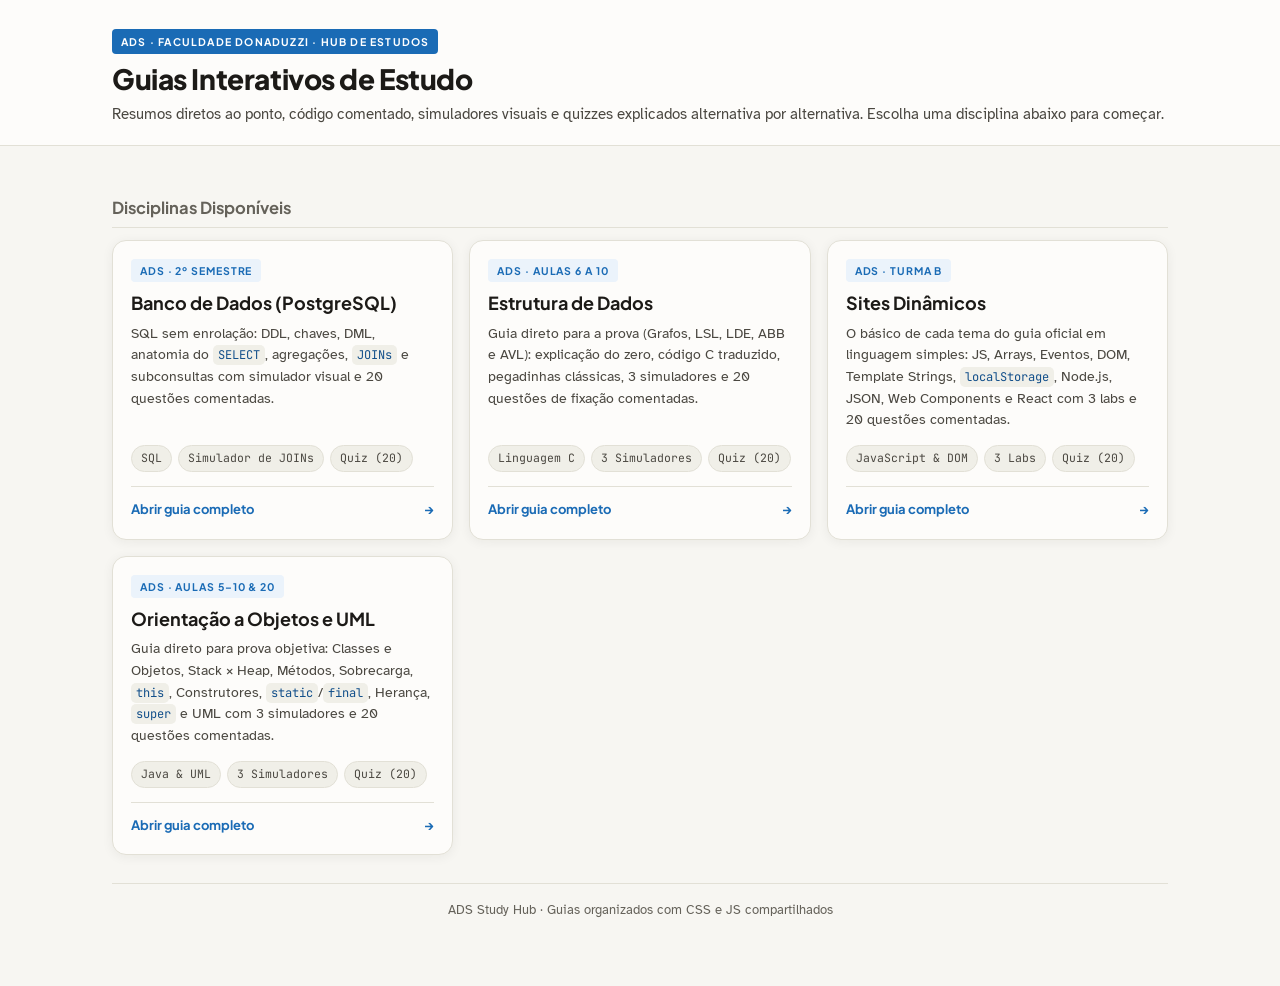
<file: index.html>
<!doctype html>
<html lang="pt-BR">
  <head>
    <meta charset="UTF-8" />
    <meta name="viewport" content="width=device-width, initial-scale=1.0" />
    <title>ADS Study Hub — Guias de Estudos</title>
    <link
      href="https://fonts.googleapis.com/css2?family=Atkinson+Hyperlegible:ital,wght@0,400;0,700;1,400;1,700&family=JetBrains+Mono:wght@400;500;600&family=Plus+Jakarta+Sans:wght@500;600;700;800&display=swap"
      rel="stylesheet"
    />
    <link rel="stylesheet" href="assets/css/study-guide.css" />
  </head>
  <body>
    <div class="topbar">
      <div class="header">
        <div class="header-tag">ADS · Faculdade Donaduzzi · Hub de Estudos</div>
        <h1>Guias Interativos de Estudo</h1>
        <p>
          Resumos diretos ao ponto, código comentado, simuladores visuais e quizzes explicados alternativa por
          alternativa. Escolha uma disciplina abaixo para começar.
        </p>
      </div>
    </div>

    <div class="container">
      <div class="section-title">Disciplinas Disponíveis</div>

      <div class="hub-grid">
        <a class="hub-card" href="disciplinas/banco-de-dados.html">
          <span class="hub-card-tag">ADS · 2º Semestre</span>
          <h2>Banco de Dados (PostgreSQL)</h2>
          <p>
            SQL sem enrolação: DDL, chaves, DML, anatomia do <code>SELECT</code>, agregações, <code>JOINs</code> e
            subconsultas com simulador visual e 20 questões comentadas.
          </p>
          <div class="hub-tags">
            <span class="hub-tag">SQL</span>
            <span class="hub-tag">Simulador de JOINs</span>
            <span class="hub-tag">Quiz (20)</span>
          </div>
          <div class="hub-card-cta">
            <span>Abrir guia completo</span>
            <span>→</span>
          </div>
        </a>

        <a class="hub-card" href="disciplinas/estrutura-de-dados.html">
          <span class="hub-card-tag">ADS · Aulas 6 a 10</span>
          <h2>Estrutura de Dados</h2>
          <p>
            Guia direto para a prova (Grafos, LSL, LDE, ABB e AVL): explicação do zero, código C traduzido,
            pegadinhas clássicas, 3 simuladores e 20 questões de fixação comentadas.
          </p>
          <div class="hub-tags">
            <span class="hub-tag">Linguagem C</span>
            <span class="hub-tag">3 Simuladores</span>
            <span class="hub-tag">Quiz (20)</span>
          </div>
          <div class="hub-card-cta">
            <span>Abrir guia completo</span>
            <span>→</span>
          </div>
        </a>

        <a class="hub-card" href="disciplinas/sites-dinamicos.html">
          <span class="hub-card-tag">ADS · Turma B</span>
          <h2>Sites Dinâmicos</h2>
          <p>
            O básico de cada tema do guia oficial em linguagem simples: JS, Arrays, Eventos, DOM, Template Strings,
            <code>localStorage</code>, Node.js, JSON, Web Components e React com 3 labs e 20 questões comentadas.
          </p>
          <div class="hub-tags">
            <span class="hub-tag">JavaScript &amp; DOM</span>
            <span class="hub-tag">3 Labs</span>
            <span class="hub-tag">Quiz (20)</span>
          </div>
          <div class="hub-card-cta">
            <span>Abrir guia completo</span>
            <span>→</span>
          </div>
        </a>

        <a class="hub-card" href="disciplinas/orientacao-a-objetos-uml.html">
          <span class="hub-card-tag">ADS · Aulas 5–10 &amp; 20</span>
          <h2>Orientação a Objetos e UML</h2>
          <p>
            Guia direto para prova objetiva: Classes e Objetos, Stack × Heap, Métodos, Sobrecarga, <code>this</code>,
            Construtores, <code>static</code>/<code>final</code>, Herança, <code>super</code> e UML com 3 simuladores e
            20 questões comentadas.
          </p>
          <div class="hub-tags">
            <span class="hub-tag">Java &amp; UML</span>
            <span class="hub-tag">3 Simuladores</span>
            <span class="hub-tag">Quiz (20)</span>
          </div>
          <div class="hub-card-cta">
            <span>Abrir guia completo</span>
            <span>→</span>
          </div>
        </a>

        <!--
          Para adicionar uma nova disciplina:
          1. Copie disciplinas/_template.html para disciplinas/nova-disciplina.html
          2. Duplique um bloco <a class="hub-card" href="disciplinas/nova-disciplina.html">...</a> aqui.
        -->
      </div>

      <footer class="hub-footer">
        ADS Study Hub · Guias organizados com CSS e JS compartilhados
      </footer>
    </div>
  </body>
</html>
</file>
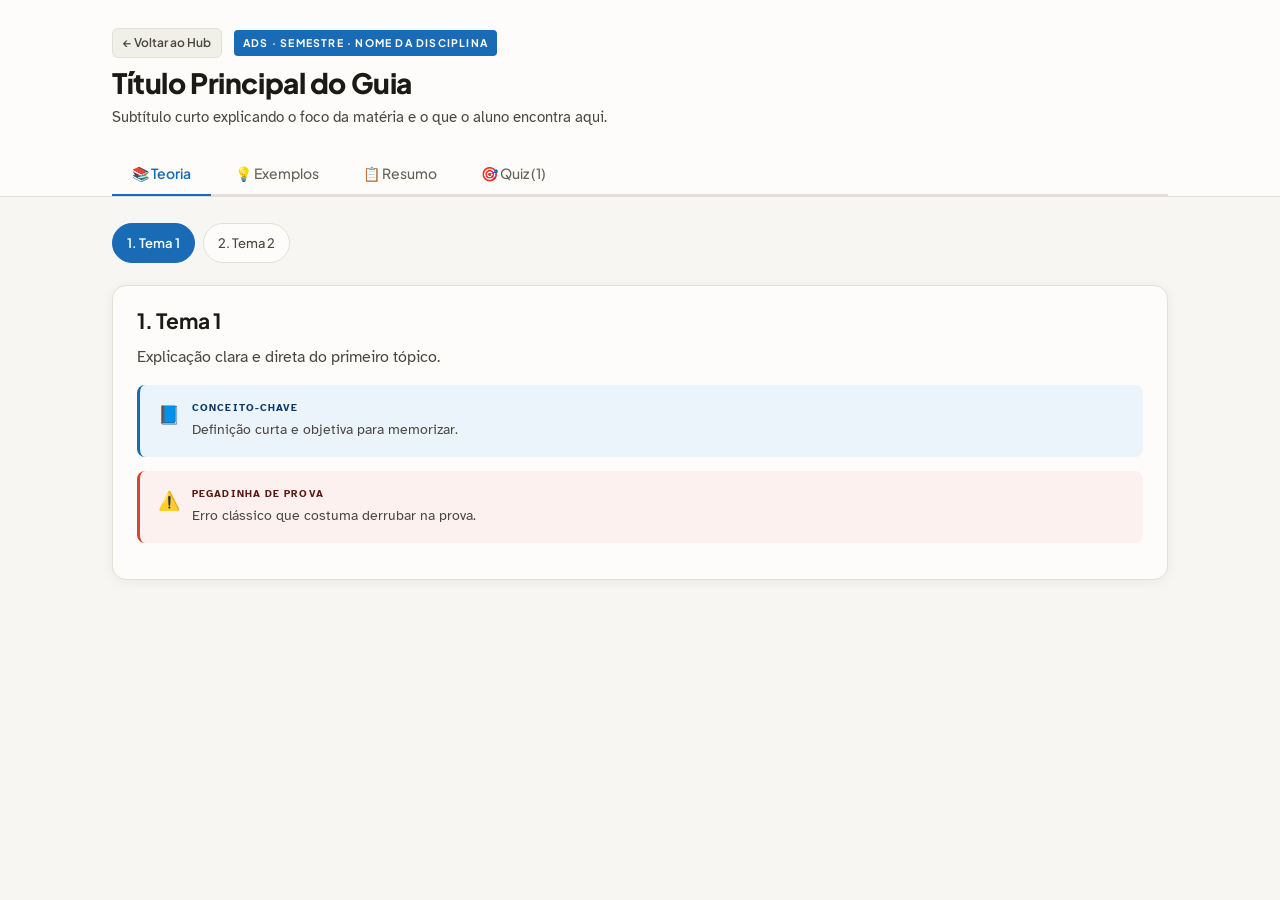
<file: disciplinas/_template.html>
<!doctype html>
<html lang="pt-BR">
  <head>
    <meta charset="UTF-8" />
    <meta name="viewport" content="width=device-width, initial-scale=1.0" />
    <title>Nome da Disciplina — Guia de Estudos</title>
    <link
      href="https://fonts.googleapis.com/css2?family=Atkinson+Hyperlegible:ital,wght@0,400;0,700;1,400;1,700&family=JetBrains+Mono:wght@400;500;600&family=Plus+Jakarta+Sans:wght@500;600;700;800&display=swap"
      rel="stylesheet"
    />
    <link rel="stylesheet" href="../assets/css/study-guide.css" />
  </head>
  <!-- Defina data-lang="sql" ou data-lang="c" (ou remova se não usar syntax highlight) -->
  <body data-lang="">
    <div class="topbar">
      <div class="header">
        <div class="header-top-row">
          <a class="hub-back" href="../index.html">← Voltar ao Hub</a>
          <div class="header-tag">ADS · Semestre · Nome da Disciplina</div>
        </div>
        <h1>Título Principal do Guia</h1>
        <p>Subtítulo curto explicando o foco da matéria e o que o aluno encontra aqui.</p>
      </div>

      <div class="nav-container">
        <nav class="tabs" role="tablist">
          <button class="tab-btn active" onclick="showTab('teoria', this)">📚 Teoria</button>
          <button class="tab-btn" onclick="showTab('exemplos', this)">💡 Exemplos</button>
          <button class="tab-btn" onclick="showTab('resumo', this)">📋 Resumo</button>
          <button class="tab-btn" onclick="showTab('quiz', this)">🎯 Quiz (1)</button>
        </nav>
      </div>
    </div>

    <div class="container">
      <!-- =================== ABA 1: TEORIA =================== -->
      <div id="teoria" class="tab-panel active">
        <div class="subtabs" id="teoria-subtabs">
          <button class="subtab-btn active" onclick="showSubtab('teoria', 't-tema1', this)">1. Tema 1</button>
          <button class="subtab-btn" onclick="showSubtab('teoria', 't-tema2', this)">2. Tema 2</button>
        </div>

        <div id="t-tema1" class="subpanel active">
          <div class="card">
            <h2>1. Tema 1</h2>
            <p>Explicação clara e direta do primeiro tópico.</p>

            <div class="box box-conceito">
              <div class="box-icon">📘</div>
              <div class="box-content">
                <div class="box-label">Conceito-Chave</div>
                <p>Definição curta e objetiva para memorizar.</p>
              </div>
            </div>

            <div class="box box-pegadinha">
              <div class="box-icon">⚠️</div>
              <div class="box-content">
                <div class="box-label">Pegadinha de Prova</div>
                <p>Erro clássico que costuma derrubar na prova.</p>
              </div>
            </div>
          </div>
        </div>

        <div id="t-tema2" class="subpanel">
          <div class="card">
            <h2>2. Tema 2</h2>
            <p>Conteúdo do segundo tópico.</p>
          </div>
        </div>
      </div>

      <!-- =================== ABA 2: EXEMPLOS =================== -->
      <div id="exemplos" class="tab-panel">
        <div class="card">
          <h2>Exemplos Práticos</h2>
          <p>Coloque aqui exemplos comentados ou simuladores específicos desta disciplina.</p>
          <pre class="code-block"><code>// Exemplo de bloco de código</code></pre>
        </div>
      </div>

      <!-- =================== ABA 3: RESUMO =================== -->
      <div id="resumo" class="tab-panel">
        <div class="card">
          <h2>Cola Rápida para Revisão</h2>
          <div class="table-scroll">
            <table class="resumo-table">
              <thead>
                <tr>
                  <th>Conceito</th>
                  <th>Quando usar</th>
                  <th>Cuidado</th>
                </tr>
              </thead>
              <tbody>
                <tr>
                  <td><strong>Item A</strong></td>
                  <td>Descrição breve</td>
                  <td>Detalhe importante</td>
                </tr>
              </tbody>
            </table>
          </div>
        </div>
      </div>

      <!-- =================== ABA 4: QUIZ =================== -->
      <div id="quiz" class="tab-panel">
        <div class="score-bar">
          <div class="score-top">
            <div class="score-stats">
              <div class="score-display" id="scoreDisplay">0/1</div>
              <div>
                <div style="font-size: 15px; font-weight: 700; color: var(--text)">Seu placar no simulado</div>
                <div class="score-label" id="scoreSubtitle" data-subtitle="Nome da Disciplina">
                  0 de 1 respondidas · Nome da Disciplina
                </div>
              </div>
            </div>
            <button class="reset-btn" onclick="resetQuiz()">↺ Reiniciar Tudo</button>
          </div>
          <div class="progress-track">
            <div class="progress-fill" id="progressFill"></div>
          </div>
        </div>

        <div class="subtabs" id="quiz-filters">
          <button class="subtab-btn active" onclick="filterQuiz('all', this)">Todas (1)</button>
          <button class="subtab-btn" onclick="filterQuiz('Tema 1', this)">Tema 1 (1)</button>
        </div>

        <div id="quiz-container"></div>
      </div>
    </div>

    <script src="../assets/js/study-guide.js"></script>
    <script>
      const quizQuestions = [
        {
          id: 'q1',
          topic: 'Tema 1',
          title: 'Enunciado da questão de exemplo.',
          extraHtml: '',
          options: [
            'Alternativa A (correta).',
            'Alternativa B (distrator).',
            'Alternativa C (distrator).',
            'Alternativa D (distrator).',
          ],
          correct: 0,
          correctExplain: 'Explicação clara do motivo pelo qual a alternativa A está correta.',
          wrongReasons: {
            1: '<strong>B está errada:</strong> motivo.',
            2: '<strong>C está errada:</strong> motivo.',
            3: '<strong>D está errada:</strong> motivo.',
          },
        },
      ];

      StudyGuide.init({
        quizQuestions,
        quizSubtitle: 'Nome da Disciplina',
      });
    </script>
  </body>
</html>
</file>
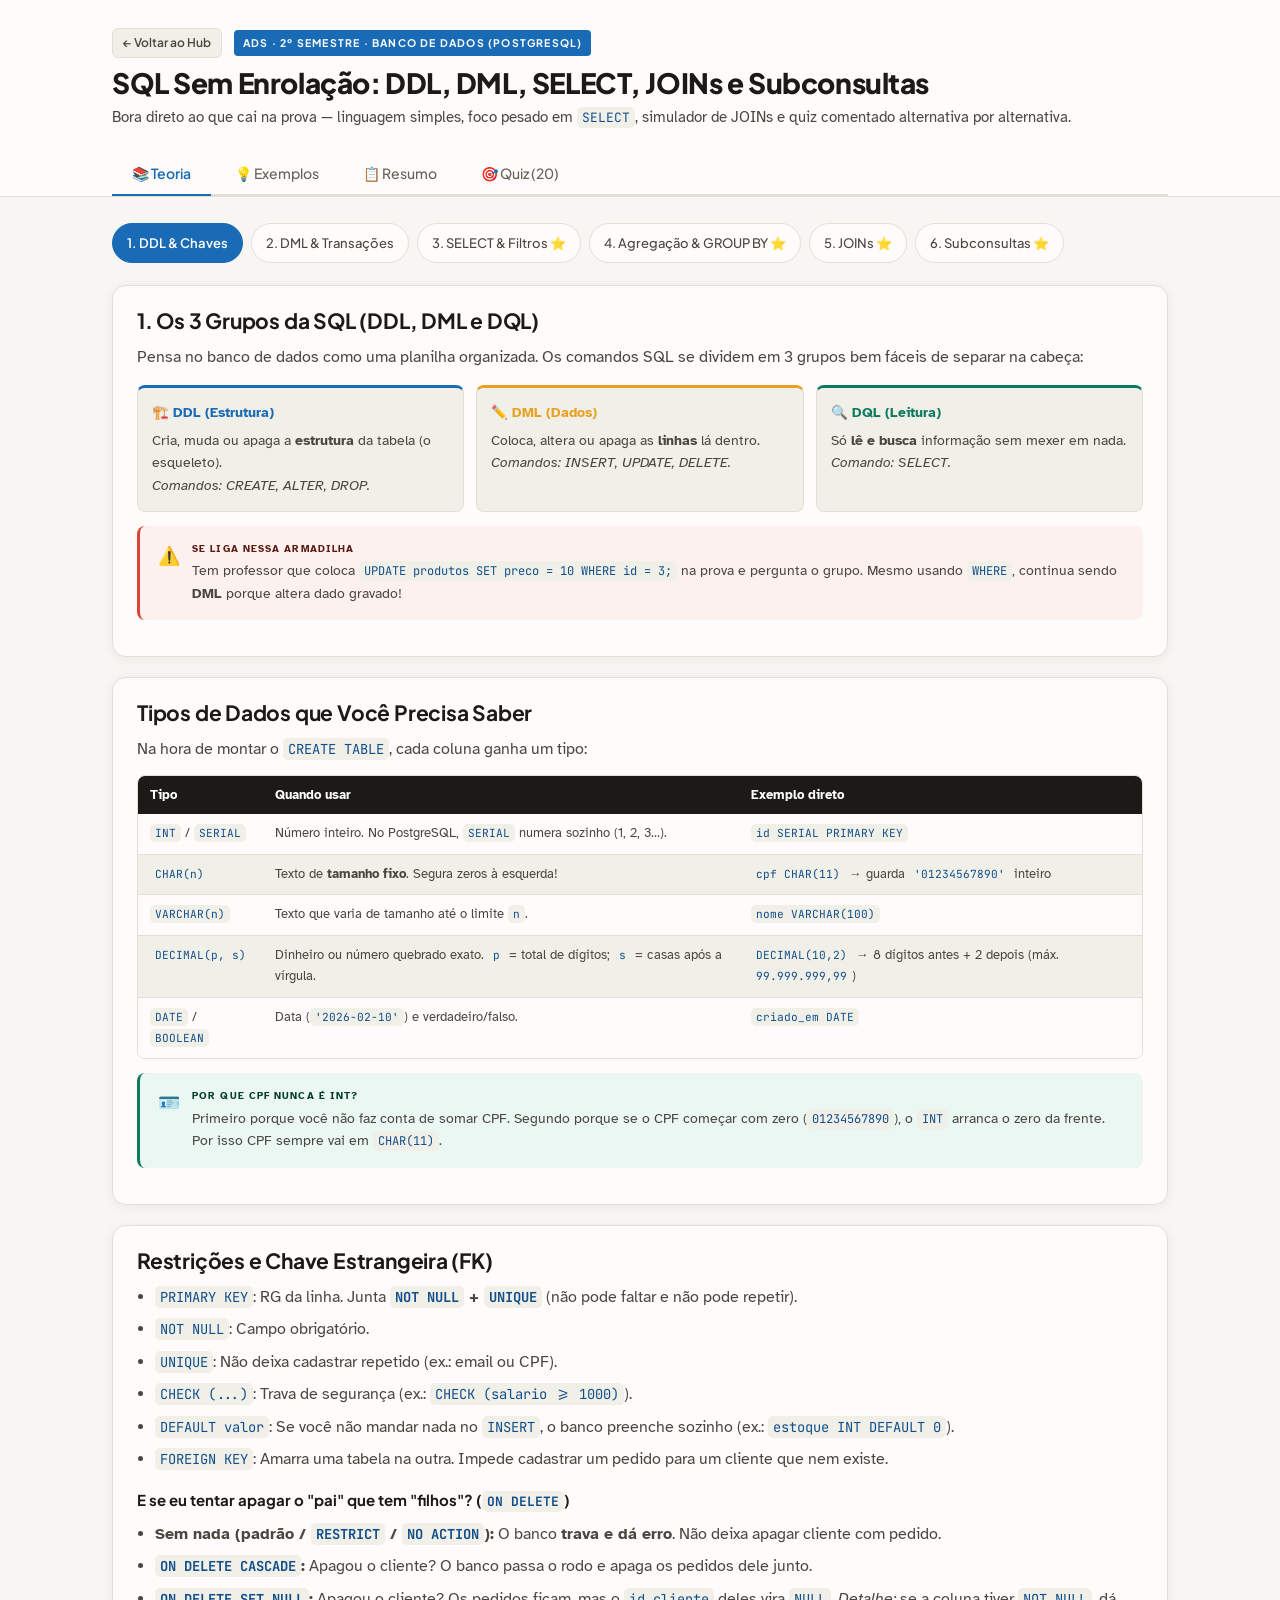
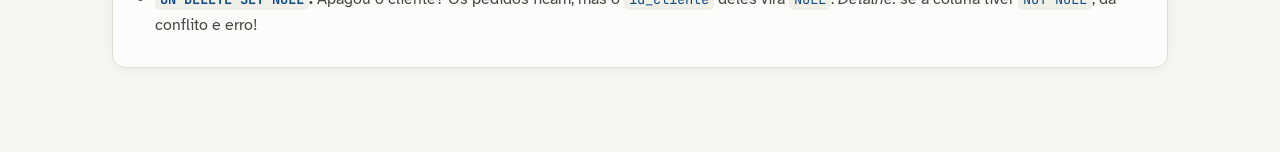
<file: disciplinas/banco-de-dados.html>
<!doctype html>
<html lang="pt-BR">
  <head>
    <meta charset="UTF-8" />
    <meta name="viewport" content="width=device-width, initial-scale=1.0" />
    <title>Banco de Dados — ADS (PostgreSQL)</title>
    <link
      href="https://fonts.googleapis.com/css2?family=Atkinson+Hyperlegible:ital,wght@0,400;0,700;1,400;1,700&family=JetBrains+Mono:wght@400;500;600&family=Plus+Jakarta+Sans:wght@500;600;700;800&display=swap"
      rel="stylesheet"
    />
    <link rel="stylesheet" href="../assets/css/study-guide.css" />
  </head>
  <body data-lang="sql">
    <div class="topbar">
      <div class="header">
        <div class="header-top-row">
          <a class="hub-back" href="../index.html">← Voltar ao Hub</a>
          <div class="header-tag">ADS · 2º Semestre · Banco de Dados (PostgreSQL)</div>
        </div>
        <h1>SQL Sem Enrolação: DDL, DML, SELECT, JOINs e Subconsultas</h1>
        <p>
          Bora direto ao que cai na prova — linguagem simples, foco pesado em
          <code>SELECT</code>, simulador de JOINs e quiz comentado alternativa por alternativa.
        </p>
      </div>

      <div class="nav-container">
        <nav class="tabs" role="tablist">
          <button class="tab-btn active" onclick="showTab('teoria', this)">📚 Teoria</button>
          <button class="tab-btn" onclick="showTab('exemplos', this)">💡 Exemplos</button>
          <button class="tab-btn" onclick="showTab('resumo', this)">📋 Resumo</button>
          <button class="tab-btn" onclick="showTab('quiz', this)">🎯 Quiz (20)</button>
        </nav>
      </div>
    </div>

    <div class="container">
      <!-- =================== TEORIA =================== -->
      <div id="teoria" class="tab-panel active">
        <div class="subtabs" id="teoria-subtabs">
          <button class="subtab-btn active" onclick="showSubtab('teoria', 't-ddl', this)">
            1. DDL &amp; Chaves
          </button>
          <button class="subtab-btn" onclick="showSubtab('teoria', 't-dml', this)">
            2. DML &amp; Transações
          </button>
          <button class="subtab-btn" onclick="showSubtab('teoria', 't-select', this)">
            3. SELECT &amp; Filtros ⭐
          </button>
          <button class="subtab-btn" onclick="showSubtab('teoria', 't-grupo', this)">
            4. Agregação &amp; GROUP BY ⭐
          </button>
          <button class="subtab-btn" onclick="showSubtab('teoria', 't-joins', this)">
            5. JOINs ⭐
          </button>
          <button class="subtab-btn" onclick="showSubtab('teoria', 't-sub', this)">
            6. Subconsultas ⭐
          </button>
        </div>

        <!-- SUB 1: DDL -->
        <div id="t-ddl" class="subpanel active">
          <div class="card">
            <h2>1. Os 3 Grupos da SQL (DDL, DML e DQL)</h2>
            <p>
              Pensa no banco de dados como uma planilha organizada. Os comandos SQL se dividem em 3
              grupos bem fáceis de separar na cabeça:
            </p>

            <div class="grid-3">
              <div class="mini-card" style="border-top: 3px solid var(--blue)">
                <h4 style="color: var(--blue)">🏗️ DDL (Estrutura)</h4>
                <p>
                  Cria, muda ou apaga a <strong>estrutura</strong> da tabela (o esqueleto).<br /><em
                    >Comandos: CREATE, ALTER, DROP.</em
                  >
                </p>
              </div>
              <div class="mini-card" style="border-top: 3px solid var(--amber)">
                <h4 style="color: var(--amber)">✏️ DML (Dados)</h4>
                <p>
                  Coloca, altera ou apaga as <strong>linhas</strong> lá dentro.<br /><em
                    >Comandos: INSERT, UPDATE, DELETE.</em
                  >
                </p>
              </div>
              <div class="mini-card" style="border-top: 3px solid var(--green)">
                <h4 style="color: var(--green)">🔍 DQL (Leitura)</h4>
                <p>
                  Só <strong>lê e busca</strong> informação sem mexer em nada.<br /><em
                    >Comando: SELECT.</em
                  >
                </p>
              </div>
            </div>

            <div class="box box-pegadinha">
              <div class="box-icon">⚠️</div>
              <div class="box-content">
                <div class="box-label">Se liga nessa armadilha</div>
                <p>
                  Tem professor que coloca <code>UPDATE produtos SET preco = 10 WHERE id = 3;</code>
                  na prova e pergunta o grupo. Mesmo usando <code>WHERE</code>, continua sendo
                  <strong>DML</strong> porque altera dado gravado!
                </p>
              </div>
            </div>
          </div>

          <div class="card">
            <h2>Tipos de Dados que Você Precisa Saber</h2>
            <p>Na hora de montar o <code>CREATE TABLE</code>, cada coluna ganha um tipo:</p>
            <div class="table-scroll">
              <table class="resumo-table">
                <thead>
                  <tr>
                    <th>Tipo</th>
                    <th>Quando usar</th>
                    <th>Exemplo direto</th>
                  </tr>
                </thead>
                <tbody>
                  <tr>
                    <td><code>INT</code> / <code>SERIAL</code></td>
                    <td>
                      Número inteiro. No PostgreSQL, <code>SERIAL</code> numera sozinho (1, 2, 3…).
                    </td>
                    <td><code>id SERIAL PRIMARY KEY</code></td>
                  </tr>
                  <tr>
                    <td><code>CHAR(n)</code></td>
                    <td>
                      Texto de <strong>tamanho fixo</strong>. Segura zeros à esquerda!
                    </td>
                    <td><code>cpf CHAR(11)</code> → guarda <code>'01234567890'</code> inteiro</td>
                  </tr>
                  <tr>
                    <td><code>VARCHAR(n)</code></td>
                    <td>Texto que varia de tamanho até o limite <code>n</code>.</td>
                    <td><code>nome VARCHAR(100)</code></td>
                  </tr>
                  <tr>
                    <td><code>DECIMAL(p, s)</code></td>
                    <td>
                      Dinheiro ou número quebrado exato. <code>p</code> = total de dígitos;
                      <code>s</code> = casas após a vírgula.
                    </td>
                    <td>
                      <code>DECIMAL(10,2)</code> → 8 dígitos antes + 2 depois (máx.
                      <code>99.999.999,99</code>)
                    </td>
                  </tr>
                  <tr>
                    <td><code>DATE</code> / <code>BOOLEAN</code></td>
                    <td>Data (<code>'2026-02-10'</code>) e verdadeiro/falso.</td>
                    <td><code>criado_em DATE</code></td>
                  </tr>
                </tbody>
              </table>
            </div>

            <div class="box box-analogia">
              <div class="box-icon">🪪</div>
              <div class="box-content">
                <div class="box-label">Por que CPF nunca é INT?</div>
                <p>
                  Primeiro porque você não faz conta de somar CPF. Segundo porque se o CPF começar
                  com zero (<code>01234567890</code>), o <code>INT</code> arranca o zero da frente.
                  Por isso CPF sempre vai em <code>CHAR(11)</code>.
                </p>
              </div>
            </div>
          </div>

          <div class="card">
            <h2>Restrições e Chave Estrangeira (FK)</h2>
            <ul>
              <li>
                <code>PRIMARY KEY</code>: RG da linha. Junta <strong><code>NOT NULL</code> +
                <code>UNIQUE</code></strong> (não pode faltar e não pode repetir).
              </li>
              <li><code>NOT NULL</code>: Campo obrigatório.</li>
              <li><code>UNIQUE</code>: Não deixa cadastrar repetido (ex.: email ou CPF).</li>
              <li>
                <code>CHECK (...)</code>: Trava de segurança (ex.:
                <code>CHECK (salario &gt;= 1000)</code>).
              </li>
              <li>
                <code>DEFAULT valor</code>: Se você não mandar nada no <code>INSERT</code>, o banco
                preenche sozinho (ex.: <code>estoque INT DEFAULT 0</code>).
              </li>
              <li>
                <code>FOREIGN KEY</code>: Amarra uma tabela na outra. Impede cadastrar um pedido
                para um cliente que nem existe.
              </li>
            </ul>

            <h3>E se eu tentar apagar o "pai" que tem "filhos"? (<code>ON DELETE</code>)</h3>
            <ul>
              <li>
                <strong>Sem nada (padrão / <code>RESTRICT</code> / <code>NO ACTION</code>):</strong>
                O banco <strong>trava e dá erro</strong>. Não deixa apagar cliente com pedido.
              </li>
              <li>
                <strong><code>ON DELETE CASCADE</code>:</strong> Apagou o cliente? O banco passa o
                rodo e apaga os pedidos dele junto.
              </li>
              <li>
                <strong><code>ON DELETE SET NULL</code>:</strong> Apagou o cliente? Os pedidos ficam,
                mas o <code>id_cliente</code> deles vira <code>NULL</code>. <em>Detalhe:</em> se a
                coluna tiver <code>NOT NULL</code>, dá conflito e erro!
              </li>
            </ul>
          </div>
        </div>

        <!-- SUB 2: DML -->
        <div id="t-dml" class="subpanel">
          <div class="card">
            <h2>INSERT, UPDATE e DELETE sem Mistério</h2>

            <div class="box box-conceito">
              <div class="box-icon">📌</div>
              <div class="box-content">
                <div class="box-label">Regra do INSERT</div>
                <p>
                  O número de colunas e o número de valores em <code>VALUES</code> têm que bater
                  certinho, na mesma ordem. Declarou 4 colunas e mandou 3 valores? Erro na hora.
                </p>
              </div>
            </div>

            <pre class="code-block"><code>-- Inserindo registro
INSERT INTO funcionarios (nome, cargo) VALUES ('Maria', 'Gerente');

-- Alterando só quem interessa (NUNCA esqueça o WHERE)
UPDATE funcionarios SET salario = salario * 1.10 WHERE departamento_id = 10;

-- Apagando linhas específicas
DELETE FROM funcionarios WHERE departamento_id = 20;</code></pre>

            <div class="box box-pegadinha">
              <div class="box-icon">💣</div>
              <div class="box-content">
                <div class="box-label">Cuidado mortal no UPDATE e DELETE</div>
                <p>
                  Se você rodar <code>UPDATE funcionarios SET cargo = 'Analista';</code> sem
                  <code>WHERE</code>, o banco <strong>não reclama</strong>: ele muda a tabela
                  inteira! E no <code>DELETE FROM funcionarios;</code> sem <code>WHERE</code>, ele
                  apaga todas as linhas, mas a tabela vazia continua existindo no banco.
                </p>
              </div>
            </div>
          </div>

          <div class="card">
            <h2>Transações: BEGIN, COMMIT e ROLLBACK</h2>
            <p>
              Transação é um pacote de "ou vai tudo, ou não vai nada". Pense numa transferência Pix:
              tira R$ 100 da conta 1 e bota R$ 100 na conta 2.
            </p>
            <div class="box box-analogia">
              <div class="box-icon">💸</div>
              <div class="box-content">
                <div class="box-label">Os 3 comandos da transação</div>
                <p>
                  • <code>BEGIN;</code> → Abre o rascunho seguro.<br />
                  • <code>COMMIT;</code> → Bate o martelo e salva tudo no banco.<br />
                  • <code>ROLLBACK;</code> → Deu ruim ou desistiu? Volta tudo exatamente como estava
                  antes do <code>BEGIN</code>!
                </p>
              </div>
            </div>
          </div>
        </div>

        <!-- SUB 3: SELECT & FILTROS -->
        <div id="t-select" class="subpanel">
          <div class="card">
            <h2>O Coração da Prova: Ordem do SELECT</h2>
            <p>
              No SQL você é obrigado a escrever as cláusulas nessa ordem exata. Se inverter
              <code>WHERE</code> com <code>FROM</code>, ou <code>HAVING</code> com
              <code>GROUP BY</code>, o banco barra na hora:
            </p>
            <pre class="code-block"><code>SELECT   colunas          -- 5º: escolhe o que mostrar na tela
FROM     tabela           -- 1º: abre a tabela
WHERE    filtro_linhas    -- 2º: filtra linha por linha
GROUP BY colunas_grupo    -- 3º: junta em grupos
HAVING   filtro_grupos    -- 4º: filtra os grupos prontos
ORDER BY colunas_ordem;   -- 6º: ordena a resposta final</code></pre>

            <div class="box box-dica">
              <div class="box-icon">💡</div>
              <div class="box-content">
                <div class="box-label">Conta no SELECT não muda a tabela</div>
                <p>
                  Se você fizer <code>SELECT nome, salario + 500 AS ajustado FROM funcionarios;</code>,
                  isso só faz a conta pra exibir na tela. Lá no banco, o salário continua igualzinho.
                </p>
              </div>
            </div>
          </div>

          <div class="card">
            <h2>Filtros do WHERE que Mais Caem</h2>
            <div class="table-scroll">
              <table class="resumo-table">
                <thead>
                  <tr>
                    <th>Operador</th>
                    <th>O que faz</th>
                    <th>Ponto de atenção</th>
                  </tr>
                </thead>
                <tbody>
                  <tr>
                    <td><code>BETWEEN a AND b</code></td>
                    <td>Pega valores entre <code>a</code> e <code>b</code>.</td>
                    <td><strong>Inclui as pontas!</strong> (<code>3000 AND 5000</code> pega 3000 e 5000).</td>
                  </tr>
                  <tr>
                    <td><code>IN (a, b, c)</code></td>
                    <td>Checa se está dentro da lista.</td>
                    <td>Muito mais limpo que vários <code>OR</code>.</td>
                  </tr>
                  <tr>
                    <td><code>LIKE</code> / <code>ILIKE</code></td>
                    <td>
                      Busca pedaço de texto.<br />
                      <code>%</code> = qualquer coisa (0 ou mais letras).<br />
                      <code>_</code> = <strong>1 letra exata</strong>.
                    </td>
                    <td>
                      No PostgreSQL: <code>LIKE</code> diferencia maiúscula de minúscula;
                      <code>ILIKE</code> ignora!
                    </td>
                  </tr>
                  <tr>
                    <td><code>IS NULL</code></td>
                    <td>Acha campos vazios (nulos).</td>
                    <td>
                      <strong>Nunca escreva <code>= NULL</code>!</strong> Isso sempre dá falso e
                      retorna 0 linhas.
                    </td>
                  </tr>
                </tbody>
              </table>
            </div>

            <div class="box box-pegadinha">
              <div class="box-icon">⚠️</div>
              <div class="box-content">
                <div class="box-label">AND sempre fura a fila do OR!</div>
                <p>
                  Igual na matemática (vezes antes de mais), o SQL resolve
                  <strong><code>AND</code> antes de <code>OR</code></strong>.<br />
                  Em <code>WHERE cargo = 'Gerente' OR cargo = 'Analista' AND salario &gt; 5500</code>,
                  o banco entende: <code>cargo = 'Gerente' OR (cargo = 'Analista' AND salario &gt; 5500)</code>.
                  Quer mudar a ordem? Bote parênteses!
                </p>
              </div>
            </div>
          </div>
        </div>

        <!-- SUB 4: AGREGAÇÃO -->
        <div id="t-grupo" class="subpanel">
          <div class="card">
            <h2>Funções Agregadas (Resumindo Linhas)</h2>
            <p>Elas pegam várias linhas e devolvem um número só:</p>
            <ul>
              <li>
                <code>COUNT(*)</code>: Conta <strong>todas as linhas</strong> da tabela (até quem
                tem campo vazio).
              </li>
              <li>
                <code>COUNT(coluna)</code>: Conta só onde aquela coluna <strong>não é
                <code>NULL</code></strong>!
              </li>
              <li><code>SUM(col)</code>: Soma tudo.</li>
              <li><code>AVG(col)</code>: Faz a média.</li>
              <li><code>MAX(col)</code> / <code>MIN(col)</code>: Pega o maior e o menor valor.</li>
            </ul>

            <div class="box box-analogia">
              <div class="box-icon">📦</div>
              <div class="box-content">
                <div class="box-label">Como pensar no GROUP BY</div>
                <p>
                  Imagina separar as fichas dos funcionários em montinhos na mesa por departamento:
                  um monte pro dept 10, um pro 20 e um monte separado pra quem tem
                  <code>NULL</code>. Depois, o <code>COUNT</code> ou <code>AVG</code> faz a conta
                  dentro de cada montinho.
                </p>
              </div>
            </div>
          </div>

          <div class="card">
            <h2>WHERE × HAVING (E a Trava do PostgreSQL)</h2>
            <div class="grid-2">
              <div class="mini-card" style="border-left: 3px solid var(--blue)">
                <h4 style="color: var(--blue)">WHERE</h4>
                <p>
                  Filtra <strong>linha por linha</strong> antes de montar os grupos. Não aceita
                  <code>AVG()</code>, <code>SUM()</code> nem <code>COUNT()</code>.
                </p>
              </div>
              <div class="mini-card" style="border-left: 3px solid var(--green)">
                <h4 style="color: var(--green)">HAVING</h4>
                <p>
                  Filtra <strong>os grupos já prontos</strong> depois do <code>GROUP BY</code>. É
                  aqui que vai <code>HAVING AVG(salario) &gt; 4000</code>.
                </p>
              </div>
            </div>

            <div class="box box-pegadinha">
              <div class="box-icon">⚠️</div>
              <div class="box-content">
                <div class="box-label">Erro clássico de SELECT + GROUP BY</div>
                <p>
                  <code>SELECT departamento_id, nome, COUNT(*) FROM funcionarios GROUP BY departamento_id;</code>
                  <br />Isso dá erro no PostgreSQL! Se você agrupou por departamento, tem várias
                  pessoas dentro do mesmo grupo — o banco não adivinha qual <code>nome</code>
                  mostrar. Toda coluna solta no <code>SELECT</code> tem que estar no
                  <code>GROUP BY</code>.
                </p>
              </div>
            </div>
          </div>
        </div>

        <!-- SUB 5: JOINS -->
        <div id="t-joins" class="subpanel">
          <div class="card">
            <h2>JOINs: Colando Duas Tabelas Lado a Lado</h2>
            <p>
              Os dados ficam separados em tabelas (ex.: <code>clientes</code> e
              <code>pedidos</code>). O <code>JOIN</code> junta as duas usando o campo que liga uma
              na outra (PK com FK).
            </p>

            <div class="table-scroll">
              <table class="resumo-table">
                <thead>
                  <tr>
                    <th>Tipo de JOIN</th>
                    <th>Quem aparece no resultado?</th>
                  </tr>
                </thead>
                <tbody>
                  <tr>
                    <td><code>INNER JOIN</code></td>
                    <td>Só quem deu <strong>match dos dois lados</strong>. Quem ficou sozinho some.</td>
                  </tr>
                  <tr>
                    <td><code>LEFT JOIN</code></td>
                    <td>Traz <strong>todo mundo da esquerda</strong>. Se não tiver par na direita, completa com <code>NULL</code>.</td>
                  </tr>
                  <tr>
                    <td><code>RIGHT JOIN</code></td>
                    <td>Traz <strong>todo mundo da direita</strong>. Se não tiver par na esquerda, completa com <code>NULL</code>.</td>
                  </tr>
                  <tr>
                    <td><code>FULL OUTER JOIN</code></td>
                    <td>Traz <strong>todo mundo dos dois lados</strong>, botando <code>NULL</code> onde faltar par.</td>
                  </tr>
                  <tr>
                    <td><code>CROSS JOIN</code></td>
                    <td>Cruza cada linha de uma tabela com todas da outra (4 × 4 = 16 linhas). Sem <code>ON</code>.</td>
                  </tr>
                </tbody>
              </table>
            </div>

            <div class="box box-dica">
              <div class="box-icon">💡</div>
              <div class="box-content">
                <div class="box-label">2 macetes que salvam questão</div>
                <p>
                  <strong>1. Coluna com nome repetido:</strong> Se as duas tabelas têm coluna
                  <code>nome</code>, você é obrigado a dizer de qual é (<code>f.nome, d.nome</code>),
                  senão dá erro de ambiguidade.<br />
                  <strong>2. Achar quem NÃO tem pedido:</strong> Faz um <code>LEFT JOIN</code> de
                  <code>clientes</code> com <code>pedidos</code> e bota
                  <code>WHERE pedidos.produto IS NULL</code>!
                </p>
              </div>
            </div>
          </div>
        </div>

        <!-- SUB 6: SUBCONSULTAS -->
        <div id="t-sub" class="subpanel">
          <div class="card">
            <h2>Subconsultas (Um SELECT Dentro de Outro)</h2>
            <p>
              Sem segredo: é um <code>SELECT</code> entre parênteses dentro de outro comando. O
              banco sempre resolve o de dentro primeiro e joga a resposta pro de fora.
            </p>

            <div class="grid-2">
              <div class="mini-card">
                <h4>1. Devolve 1 único valor (Escalar)</h4>
                <p>
                  Vai com <code>=</code>, <code>&gt;</code>, <code>&lt;</code>.<br />
                  Ex.: <code>WHERE salario &gt; (SELECT AVG(salario) FROM funcionarios)</code>
                </p>
              </div>
              <div class="mini-card">
                <h4>2. Devolve uma lista (Várias linhas)</h4>
                <p>
                  Vai com <code>IN</code> ou <code>NOT IN</code>.<br />
                  Ex.: <code>WHERE id IN (SELECT cliente_id FROM pedidos)</code>
                </p>
              </div>
            </div>

            <div class="box box-pegadinha">
              <div class="box-icon">⚠️</div>
              <div class="box-content">
                <div class="box-label">Erro clássico: usar = com várias linhas</div>
                <p>
                  <code>WHERE id = (SELECT cliente_id FROM pedidos)</code> dá <strong>erro</strong>!
                  O sinal de <code>=</code> só aceita 1 valor. Quando a subconsulta devolve várias
                  linhas, tem que usar <code>IN</code>.
                </p>
              </div>
            </div>

            <h3>Diferença prática: <code>IN</code> × <code>INNER JOIN</code></h3>
            <p>
              Se o Bruno fez 2 pedidos:<br />
              • No <code>WHERE id IN (SELECT cliente_id FROM pedidos)</code>, o Bruno aparece
              <strong>1 vez só</strong> (estamos só filtrando a tabela <code>clientes</code>).<br />
              • No <code>INNER JOIN pedidos</code>, o Bruno aparece <strong>2 vezes</strong> (uma
              linha para cada pedido dele).
            </p>
          </div>
        </div>
      </div>

      <!-- =================== EXEMPLOS =================== -->
      <div id="exemplos" class="tab-panel">
        <div class="subtabs" id="exemplos-subtabs">
          <button class="subtab-btn active" onclick="showSubtab('exemplos', 'e-joins', this)">
            Simulador de JOINs ⭐
          </button>
          <button class="subtab-btn" onclick="showSubtab('exemplos', 'e-select', this)">
            SELECT, Filtros &amp; Grupos
          </button>
          <button class="subtab-btn" onclick="showSubtab('exemplos', 'e-sub', this)">
            Subconsultas na Prática
          </button>
          <button class="subtab-btn" onclick="showSubtab('exemplos', 'e-ddldml', this)">
            DDL &amp; DML na Prática
          </button>
        </div>

        <!-- EXEMPLO 1: SIMULADOR DE JOINS -->
        <div id="e-joins" class="subpanel active">
          <div class="card">
            <h2>Simulador Visual de JOINs</h2>
            <p>
              Olha essas duas tabelas: <strong>Carla</strong> e <strong>Daniel</strong> nunca
              compraram nada, e o pedido <strong>4 (Monitor)</strong> está com
              <code>cliente_id = 5</code> (que não existe). Clica nos botões pra ver na hora o que
              o banco devolve:
            </p>

            <div class="data-tables">
              <div class="data-wrap">
                <table class="data-table">
                  <caption>clientes (esquerda)</caption>
                  <thead>
                    <tr><th>id</th><th>nome</th></tr>
                  </thead>
                  <tbody>
                    <tr><td>1</td><td>Ana</td></tr>
                    <tr><td>2</td><td>Bruno</td></tr>
                    <tr><td>3</td><td>Carla</td></tr>
                    <tr><td>4</td><td>Daniel</td></tr>
                  </tbody>
                </table>
              </div>
              <div class="data-wrap">
                <table class="data-table">
                  <caption>pedidos (direita)</caption>
                  <thead>
                    <tr><th>id</th><th>cliente_id</th><th>produto</th></tr>
                  </thead>
                  <tbody>
                    <tr><td>1</td><td>1</td><td>Notebook</td></tr>
                    <tr><td>2</td><td>2</td><td>Smartphone</td></tr>
                    <tr><td>3</td><td>2</td><td>Tablet</td></tr>
                    <tr><td>4</td><td>5</td><td>Monitor</td></tr>
                  </tbody>
                </table>
              </div>
            </div>

            <div class="join-controls">
              <button class="join-btn active" data-join="inner" onclick="renderJoin('inner', this)">INNER JOIN</button>
              <button class="join-btn" data-join="left" onclick="renderJoin('left', this)">LEFT JOIN</button>
              <button class="join-btn" data-join="right" onclick="renderJoin('right', this)">RIGHT JOIN</button>
              <button class="join-btn" data-join="full" onclick="renderJoin('full', this)">FULL OUTER JOIN</button>
              <button class="join-btn" data-join="cross" onclick="renderJoin('cross', this)">CROSS JOIN</button>
            </div>

            <pre class="code-block"><code id="join-sql"></code></pre>
            <div class="data-wrap" id="join-result"></div>
            <div class="join-explain" id="join-explain"></div>
          </div>
        </div>

        <!-- EXEMPLO 2: SELECT, FILTROS & GRUPOS -->
        <div id="e-select" class="subpanel">
          <div class="card">
            <h2>Tabela Base: <code>funcionarios</code></h2>
            <div class="data-wrap">
              <table class="data-table">
                <caption>funcionarios</caption>
                <thead>
                  <tr>
                    <th>id</th><th>nome</th><th>cargo</th><th>salario</th><th>departamento_id</th>
                  </tr>
                </thead>
                <tbody>
                  <tr><td>1</td><td>Ana</td><td>Analista</td><td>3000.00</td><td>10</td></tr>
                  <tr><td>2</td><td>Bruno</td><td>Gerente</td><td>6000.00</td><td>10</td></tr>
                  <tr><td>3</td><td>Carla</td><td>Analista</td><td>3500.00</td><td>20</td></tr>
                  <tr><td>4</td><td>Diego</td><td>Vendedor</td><td>2000.00</td><td>20</td></tr>
                  <tr><td>5</td><td>Elisa</td><td>Gerente</td><td>5000.00</td><td>20</td></tr>
                  <tr><td>6</td><td>Hugo</td><td>Estagiário</td><td>1200.00</td><td class="is-null">NULL</td></tr>
                </tbody>
              </table>
            </div>

            <h3>Exemplo A — <code>COUNT(*)</code> × <code>COUNT(departamento_id)</code></h3>
            <pre class="code-block"><code>SELECT COUNT(*), COUNT(departamento_id) FROM funcionarios;</code></pre>
            <p>
              <strong>Resposta:</strong> <code>6</code> e <code>5</code>. O <code>COUNT(*)</code>
              conta todas as 6 linhas; já <code>COUNT(departamento_id)</code> pula o Hugo porque o
              departamento dele é <code>NULL</code>.
            </p>

            <h3>Exemplo B — <code>GROUP BY</code> + <code>HAVING</code></h3>
            <pre class="code-block"><code>SELECT departamento_id, AVG(salario) AS media
FROM funcionarios
GROUP BY departamento_id
HAVING AVG(salario) &gt; 4000;</code></pre>
            <p>
              <strong>Passo a passo na mão:</strong><br />
              • Dept 10: (3000 + 6000) / 2 = <strong>4500.00</strong> → passa no
              <code>HAVING</code>!<br />
              • Dept 20: (3500 + 2000 + 5000) / 3 = <strong>3500.00</strong> → cai fora.<br />
              • Dept NULL: <strong>1200.00</strong> → cai fora.<br />
              <strong>Resultado:</strong> Só volta <code>10 | 4500.00</code>.
            </p>
          </div>
        </div>

        <!-- EXEMPLO 3: SUBCONSULTAS -->
        <div id="e-sub" class="subpanel">
          <div class="card">
            <h2>Subconsultas na Prática</h2>

            <h3>1. Quem ganha acima da média?</h3>
            <pre class="code-block"><code>SELECT nome, salario
FROM funcionarios
WHERE salario &gt; (SELECT AVG(salario) FROM funcionarios);</code></pre>
            <p>
              <strong>Como o banco pensa:</strong><br />
              1º) Resolve o parêntese: soma 20.700 ÷ 6 = <strong>3450.00</strong>.<br />
              2º) Fica <code>WHERE salario &gt; 3450.00</code>.<br />
              3º) Traz <strong>Bruno (6000), Carla (3500) e Elisa (5000)</strong>.
            </p>

            <h3>2. Quem não fez nenhum pedido? (<code>NOT IN</code>)</h3>
            <pre class="code-block"><code>SELECT nome FROM clientes
WHERE id NOT IN (SELECT cliente_id FROM pedidos);</code></pre>
            <p>
              <strong>Como o banco pensa:</strong><br />
              1º) A lista de dentro dá <code>(1, 2, 5)</code>.<br />
              2º) Dos clientes (1, 2, 3, 4), quem não está nessa lista são <strong>Carla (3) e
              Daniel (4)</strong>.
            </p>
          </div>
        </div>

        <!-- EXEMPLO 4: DDL & DML -->
        <div id="e-ddldml" class="subpanel">
          <div class="card">
            <h2>DDL e DML na Prática</h2>
            <h3>Exemplo 1: <code>DEFAULT</code> preenchendo sozinho</h3>
            <pre class="code-block"><code>CREATE TABLE produtos (
    id_produto INT PRIMARY KEY,
    nome VARCHAR(100) NOT NULL,
    preco DECIMAL(10,2) CHECK (preco &gt;= 0),
    categoria VARCHAR(50) DEFAULT 'Geral',
    estoque INT DEFAULT 0 CHECK (estoque &gt;= 0)
);

INSERT INTO produtos (id_produto, nome, preco) VALUES (7, 'Caneta', 2.50);</code></pre>
            <p>
              Como você não mandou <code>categoria</code> nem <code>estoque</code>, o banco preenche
              automaticamente com <code>'Geral'</code> e <code>0</code>.
            </p>

            <h3>Exemplo 2: <code>ON DELETE CASCADE</code></h3>
            <pre class="code-block"><code>-- Se pedidos tem ON DELETE CASCADE apontando para clientes:
DELETE FROM clientes WHERE id_cliente = 1;</code></pre>
            <p>Apagou o cliente 1? Os pedidos dele somem junto em cascata.</p>
          </div>
        </div>
      </div>

      <!-- =================== RESUMO =================== -->
      <div id="resumo" class="tab-panel">
        <div class="card">
          <h2>🗺️ Cola Rápida Antes da Prova</h2>

          <div class="section-title">1. ORDEM OBRIGATÓRIA DE ESCRITA DO SELECT</div>
          <div class="flow-grid">
            <div class="flow-step" style="background: var(--blue-soft); border-color: var(--blue); color: var(--blue)">
              <span class="flow-num" style="background: var(--blue)">1</span> SELECT
            </div>
            <div class="flow-step" style="background: var(--blue-soft); border-color: var(--blue); color: var(--blue)">
              <span class="flow-num" style="background: var(--blue)">2</span> FROM
            </div>
            <div class="flow-step" style="background: var(--green-soft); border-color: var(--green); color: var(--green)">
              <span class="flow-num" style="background: var(--green)">3</span> WHERE
            </div>
            <div class="flow-step" style="background: var(--amber-soft); border-color: var(--amber); color: var(--amber)">
              <span class="flow-num" style="background: var(--amber)">4</span> GROUP BY
            </div>
            <div class="flow-step" style="background: var(--purple-soft); border-color: var(--purple); color: var(--purple)">
              <span class="flow-num" style="background: var(--purple)">5</span> HAVING
            </div>
            <div class="flow-step" style="background: var(--accent-soft); border-color: var(--accent); color: var(--accent)">
              <span class="flow-num" style="background: var(--accent)">6</span> ORDER BY
            </div>
          </div>

          <div class="section-title">2. REGRAS DE OURO</div>
          <div class="table-scroll">
            <table class="resumo-table">
              <thead>
                <tr>
                  <th>Comparação</th>
                  <th>Resumo direto</th>
                </tr>
              </thead>
              <tbody>
                <tr>
                  <td><code>WHERE</code> × <code>HAVING</code></td>
                  <td><code>WHERE</code> filtra <strong>linhas</strong> antes de agrupar; <code>HAVING</code> filtra <strong>grupos</strong> depois do <code>GROUP BY</code>.</td>
                </tr>
                <tr>
                  <td><code>COUNT(*)</code> × <code>COUNT(col)</code></td>
                  <td><code>COUNT(*)</code> conta tudo; <code>COUNT(col)</code> pula os <code>NULL</code>.</td>
                </tr>
                <tr>
                  <td><code>LIKE</code> × <code>ILIKE</code></td>
                  <td>No PostgreSQL, <code>LIKE</code> diferencia maiúscula/minúscula; <code>ILIKE</code> ignora.</td>
                </tr>
                <tr>
                  <td><code>%</code> × <code>_</code></td>
                  <td><code>%</code> = qualquer tamanho; <code>_</code> = 1 caractere exato.</td>
                </tr>
                <tr>
                  <td><code>=</code> × <code>IN</code> (Subconsulta)</td>
                  <td><code>=</code> aceita 1 valor só; <code>IN</code> aceita lista com vários valores.</td>
                </tr>
              </tbody>
            </table>
          </div>

          <div class="section-title">3. AS 6 ARMADILHAS CLÁSSICAS DE PROVA</div>
          <div style="display: flex; flex-direction: column; gap: 10px">
            <div class="box box-pegadinha" style="margin: 0">
              <div class="box-icon">⚠️</div>
              <div class="box-content">
                <p><strong><code>WHERE col = NULL</code> retorna 0 linhas.</strong> Tem que usar <code>IS NULL</code>.</p>
              </div>
            </div>
            <div class="box box-pegadinha" style="margin: 0">
              <div class="box-icon">⚠️</div>
              <div class="box-content">
                <p><strong><code>AND</code> manda antes do <code>OR</code>.</strong> Resolva os <code>AND</code> primeiro se não tiver parênteses.</p>
              </div>
            </div>
            <div class="box box-pegadinha" style="margin: 0">
              <div class="box-icon">⚠️</div>
              <div class="box-content">
                <p><strong><code>ON DELETE SET NULL</code> não combina com <code>NOT NULL</code>.</strong> Se a FK for <code>NOT NULL</code>, dá conflito.</p>
              </div>
            </div>
            <div class="box box-pegadinha" style="margin: 0">
              <div class="box-icon">⚠️</div>
              <div class="box-content">
                <p><strong><code>GROUP BY</code> no PostgreSQL:</strong> colocou coluna solta no <code>SELECT</code> fora de agregação? Ela precisa estar no <code>GROUP BY</code>.</p>
              </div>
            </div>
            <div class="box box-pegadinha" style="margin: 0">
              <div class="box-icon">⚠️</div>
              <div class="box-content">
                <p><strong>Nome repetido no <code>JOIN</code>:</strong> sempre indique a tabela (<code>f.nome</code>, <code>d.nome</code>).</p>
              </div>
            </div>
            <div class="box box-pegadinha" style="margin: 0">
              <div class="box-icon">⚠️</div>
              <div class="box-content">
                <p><strong><code>ROLLBACK</code> zera tudo desde o <code>BEGIN</code>.</strong> E <code>UPDATE</code> sem <code>WHERE</code> altera a tabela inteira.</p>
              </div>
            </div>
          </div>
        </div>
      </div>

      <!-- =================== QUIZ =================== -->
      <div id="quiz" class="tab-panel">
        <div class="score-bar">
          <div class="score-top">
            <div class="score-stats">
              <div class="score-display" id="scoreDisplay">0/20</div>
              <div>
                <div style="font-size: 15px; font-weight: 700; color: var(--text)">
                  Seu placar no simulado
                </div>
                <div class="score-label" id="scoreSubtitle" data-subtitle="Foco pesado em SELECT">
                  0 de 20 respondidas · Foco pesado em SELECT
                </div>
              </div>
            </div>
            <button class="reset-btn" onclick="resetQuiz()">↺ Reiniciar Tudo</button>
          </div>
          <div class="progress-track">
            <div class="progress-fill" id="progressFill"></div>
          </div>
        </div>

        <div class="subtabs" id="quiz-filters">
          <button class="subtab-btn active" onclick="filterQuiz('all', this)">Todas (20)</button>
          <button class="subtab-btn" onclick="filterQuiz('SELECT & Filtros', this)">
            SELECT &amp; Filtros (5)
          </button>
          <button class="subtab-btn" onclick="filterQuiz('Agregação & GROUP BY', this)">
            Agregação (4)
          </button>
          <button class="subtab-btn" onclick="filterQuiz('JOINs', this)">JOINs (4)</button>
          <button class="subtab-btn" onclick="filterQuiz('Subconsultas', this)">
            Subconsultas (4)
          </button>
          <button class="subtab-btn" onclick="filterQuiz('DDL & DML', this)">DDL &amp; DML (3)</button>
        </div>

        <div id="quiz-container"></div>
      </div>
    </div>

    <script src="../assets/js/study-guide.js"></script>
    <script>
      // ====== SIMULADOR DE JOINS ======
      const joinData = {
        inner: {
          sql: `SELECT clientes.nome, pedidos.produto\nFROM clientes\nINNER JOIN pedidos ON clientes.id = pedidos.cliente_id;`,
          rows: [
            ['Ana', 'Notebook'],
            ['Bruno', 'Smartphone'],
            ['Bruno', 'Tablet'],
          ],
          explain:
            '<strong>INNER JOIN (3 linhas):</strong> Só entra quem tem par dos dois lados. Carla (3), Daniel (4) e o Monitor (cliente_id 5) ficam de fora.',
        },
        left: {
          sql: `SELECT clientes.nome, pedidos.produto\nFROM clientes\nLEFT JOIN pedidos ON clientes.id = pedidos.cliente_id;`,
          rows: [
            ['Ana', 'Notebook'],
            ['Bruno', 'Smartphone'],
            ['Bruno', 'Tablet'],
            ['Carla', null],
            ['Daniel', null],
          ],
          explain:
            '<strong>LEFT JOIN (5 linhas):</strong> Segura todos os clientes (esquerda). Carla e Daniel entram com produto <code>NULL</code>. O Monitor continua fora porque o cliente 5 não existe.',
        },
        right: {
          sql: `SELECT clientes.nome, pedidos.produto\nFROM clientes\nRIGHT JOIN pedidos ON clientes.id = pedidos.cliente_id;`,
          rows: [
            ['Ana', 'Notebook'],
            ['Bruno', 'Smartphone'],
            ['Bruno', 'Tablet'],
            [null, 'Monitor'],
          ],
          explain:
            '<strong>RIGHT JOIN (4 linhas):</strong> Segura todos os pedidos (direita). O Monitor entra com nome <code>NULL</code> porque não existe cliente 5.',
        },
        full: {
          sql: `SELECT clientes.nome, pedidos.produto\nFROM clientes\nFULL OUTER JOIN pedidos ON clientes.id = pedidos.cliente_id;`,
          rows: [
            ['Ana', 'Notebook'],
            ['Bruno', 'Smartphone'],
            ['Bruno', 'Tablet'],
            ['Carla', null],
            ['Daniel', null],
            [null, 'Monitor'],
          ],
          explain:
            '<strong>FULL OUTER JOIN (6 linhas):</strong> Junta os dois lados inteiros. Quem não tem par ganha <code>NULL</code> do lado que faltou.',
        },
        cross: {
          sql: `SELECT clientes.nome, pedidos.produto\nFROM clientes\nCROSS JOIN pedidos;`,
          rows: [
            ['Ana', 'Notebook'],
            ['Ana', 'Smartphone'],
            ['Ana', 'Tablet'],
            ['Ana', 'Monitor'],
            ['Bruno', 'Notebook'],
            ['Bruno', 'Smartphone'],
            ['Bruno', 'Tablet'],
            ['Bruno', 'Monitor'],
            ['Carla', 'Notebook'],
            ['Carla', 'Smartphone'],
            ['Carla', 'Tablet'],
            ['Carla', 'Monitor'],
            ['Daniel', 'Notebook'],
            ['Daniel', 'Smartphone'],
            ['Daniel', 'Tablet'],
            ['Daniel', 'Monitor'],
          ],
          explain:
            '<strong>CROSS JOIN (16 linhas):</strong> Multiplica tudo com tudo: 4 clientes × 4 pedidos = 16 combinações. Nem usa <code>ON</code>.',
        },
      };

      function renderJoin(type, btn) {
        const info = joinData[type];
        if (!info) return;
        document.querySelectorAll('.join-btn').forEach((b) => {
          b.classList.toggle('active', btn ? b === btn : b.dataset.join === type);
        });
        const sqlEl = document.getElementById('join-sql');
        sqlEl.innerHTML = StudyGuide.highlightCode(info.sql, 'sql');
        document.getElementById('join-explain').innerHTML = info.explain;

        let html = `<table class="data-table"><caption>Resultado (${info.rows.length} linhas)</caption><thead><tr><th>clientes.nome</th><th>pedidos.produto</th></tr></thead><tbody>`;
        info.rows.forEach(([nome, prod]) => {
          const nomeCell = nome === null ? 'NULL' : escapeHtml(nome);
          const prodCell = prod === null ? 'NULL' : escapeHtml(prod);
          html += `<tr><td class="${nome === null ? 'is-null' : ''}">${nomeCell}</td><td class="${prod === null ? 'is-null' : ''}">${prodCell}</td></tr>`;
        });
        html += '</tbody></table>';
        document.getElementById('join-result').innerHTML = html;
      }

      // ====== TABELAS DO QUIZ ======
      const TBL_FUNCIONARIOS = `
        <div class="data-tables"><div class="data-wrap"><table class="data-table">
          <caption>funcionarios</caption>
          <thead><tr><th>id</th><th>nome</th><th>cargo</th><th>salario</th><th>departamento_id</th></tr></thead>
          <tbody>
            <tr><td>1</td><td>Ana</td><td>Analista</td><td>3000.00</td><td>10</td></tr>
            <tr><td>2</td><td>Bruno</td><td>Gerente</td><td>6000.00</td><td>10</td></tr>
            <tr><td>3</td><td>Carla</td><td>Analista</td><td>3500.00</td><td>20</td></tr>
            <tr><td>4</td><td>Diego</td><td>Vendedor</td><td>2000.00</td><td>20</td></tr>
            <tr><td>5</td><td>Elisa</td><td>Gerente</td><td>5000.00</td><td>20</td></tr>
            <tr><td>6</td><td>Hugo</td><td>Estagiário</td><td>1200.00</td><td class="is-null">NULL</td></tr>
          </tbody>
        </table></div></div>`;

      const TBL_CLIENTES_PEDIDOS = `
        <div class="data-tables">
          <div class="data-wrap"><table class="data-table">
            <caption>clientes</caption>
            <thead><tr><th>id</th><th>nome</th></tr></thead>
            <tbody>
              <tr><td>1</td><td>Ana</td></tr>
              <tr><td>2</td><td>Bruno</td></tr>
              <tr><td>3</td><td>Carla</td></tr>
              <tr><td>4</td><td>Daniel</td></tr>
            </tbody>
          </table></div>
          <div class="data-wrap"><table class="data-table">
            <caption>pedidos</caption>
            <thead><tr><th>id</th><th>cliente_id</th><th>produto</th></tr></thead>
            <tbody>
              <tr><td>1</td><td>1</td><td>Notebook</td></tr>
              <tr><td>2</td><td>2</td><td>Smartphone</td></tr>
              <tr><td>3</td><td>2</td><td>Tablet</td></tr>
              <tr><td>4</td><td>5</td><td>Monitor</td></tr>
            </tbody>
          </table></div>
        </div>`;

      // ====== 20 QUESTÕES OBJETIVAS ======
      const quizQuestions = [
        {
          id: 'q1',
          topic: 'DDL & DML',
          title:
            'Uma coluna vai guardar o CPF com exatamente 11 dígitos, que pode começar com zero (ex.: 01234567890) e não será usado em cálculos. Qual tipo é o mais adequado?',
          extraHtml: '',
          options: ['INT', 'DECIMAL(11,0)', 'CHAR(11)', 'BOOLEAN', 'DATE'],
          correct: 2,
          correctExplain:
            '<code>CHAR(11)</code> guarda texto fixo de 11 caracteres e segura o zero à esquerda.',
          wrongReasons: {
            0: '<strong>A) INT:</strong> Tipo numérico arranca o zero da frente (<code>0123...</code> vira <code>123...</code>) e nem cabe CPF grande.',
            1: '<strong>B) DECIMAL(11,0):</strong> Também é número — joga fora o zero da frente e não faz sentido pra documento.',
            3: '<strong>D) BOOLEAN:</strong> Só guarda verdadeiro ou falso (<code>TRUE</code>/<code>FALSE</code>).',
            4: '<strong>E) DATE:</strong> Só serve para data de calendário.',
          },
        },
        {
          id: 'q2',
          topic: 'DDL & DML',
          title: 'Qual é o problema na definição da tabela abaixo?',
          extraHtml: `<pre class="code-block"><code>CREATE TABLE pedidos (
    id_pedido INT PRIMARY KEY,
    id_cliente INT NOT NULL,
    valor_total DECIMAL(10,2) NOT NULL CHECK (valor_total &gt;= 0),
    FOREIGN KEY (id_cliente) REFERENCES clientes(id_cliente) ON DELETE SET NULL
);</code></pre>`,
          options: [
            'ON DELETE SET NULL só pode ser usado com chave primária composta.',
            'valor_total não pode ter CHECK e NOT NULL juntos.',
            'Não há problema: o SGBD ignora o NOT NULL quando necessário.',
            'FOREIGN KEY não pode ter ON DELETE quando declarada no final da tabela.',
            'SET NULL precisa que a FK aceite NULL, mas id_cliente foi declarado NOT NULL.',
          ],
          correct: 4,
          correctExplain:
            'Você mandou o banco colocar <code>NULL</code> em <code>id_cliente</code> quando apagar o cliente, mas na linha de cima proibiu <code>NULL</code> com <code>NOT NULL</code>. Bate de frente.',
          wrongReasons: {
            0: '<strong>A:</strong> <code>ON DELETE SET NULL</code> funciona normal com chave primária simples.',
            1: '<strong>B:</strong> Pode juntar <code>NOT NULL</code> e <code>CHECK</code> na mesma coluna sem problema nenhum.',
            2: '<strong>C:</strong> O banco nunca ignora <code>NOT NULL</code> por conta própria; ele barra.',
            3: '<strong>D:</strong> Declarar <code>FOREIGN KEY ... ON DELETE ...</code> no final do <code>CREATE TABLE</code> é o jeito padrão.',
          },
        },
        {
          id: 'q3',
          topic: 'DDL & DML',
          title:
            'As contas começam com os saldos abaixo. Quais são os saldos das contas 1 e 2 ao final do script?',
          extraHtml: `
            <div class="data-tables"><div class="data-wrap"><table class="data-table">
              <caption>contas</caption>
              <thead><tr><th>id</th><th>saldo</th></tr></thead>
              <tbody><tr><td>1</td><td>500.00</td></tr><tr><td>2</td><td>200.00</td></tr></tbody>
            </table></div></div>
            <pre class="code-block"><code>BEGIN;
UPDATE contas SET saldo = saldo - 100 WHERE id = 1;
UPDATE contas SET saldo = saldo + 100 WHERE id = 2;
ROLLBACK;</code></pre>`,
          options: [
            '400.00 e 300.00',
            '400.00 e 200.00',
            '500.00 e 300.00',
            '500.00 e 200.00',
            'Erro: não se pode usar ROLLBACK depois de UPDATE.',
          ],
          correct: 3,
          correctExplain:
            'O <code>ROLLBACK;</code> desfaz tudo que rolou desde o <code>BEGIN;</code>. Volta tudo pro zero: 500.00 e 200.00.',
          wrongReasons: {
            0: '<strong>A (400.00 e 300.00):</strong> Isso só aconteceria se terminasse com <code>COMMIT;</code>.',
            1: '<strong>B (400.00 e 200.00):</strong> O <code>ROLLBACK</code> desfaz a transação inteira, não só a última linha.',
            2: '<strong>C (500.00 e 300.00):</strong> Mesma coisa — ele volta os dois <code>UPDATE</code>s atrás.',
            4: '<strong>E:</strong> <code>ROLLBACK</code> existe exatamente para desfazer <code>INSERT</code>, <code>UPDATE</code> e <code>DELETE</code>.',
          },
        },
        {
          id: 'q4',
          topic: 'SELECT & Filtros',
          title: 'Qual sequência de cláusulas respeita a sintaxe do SELECT?',
          extraHtml: '',
          options: [
            'SELECT … FROM … WHERE … GROUP BY … HAVING … ORDER BY',
            'SELECT … WHERE … FROM … GROUP BY … HAVING … ORDER BY',
            'SELECT … FROM … WHERE … HAVING … GROUP BY … ORDER BY',
            'SELECT … FROM … GROUP BY … WHERE … ORDER BY … HAVING',
            'FROM … SELECT … WHERE … ORDER BY … GROUP BY … HAVING',
          ],
          correct: 0,
          correctExplain:
            'Ordem obrigatória: <code>SELECT → FROM → WHERE → GROUP BY → HAVING → ORDER BY</code>.',
          wrongReasons: {
            1: '<strong>B:</strong> <code>FROM</code> sempre vem antes do <code>WHERE</code>.',
            2: '<strong>C:</strong> Primeiro você agrupa (<code>GROUP BY</code>), depois filtra o grupo (<code>HAVING</code>).',
            3: '<strong>D:</strong> <code>WHERE</code> vem antes de <code>GROUP BY</code>, e <code>ORDER BY</code> fecha o comando.',
            4: '<strong>E:</strong> Nenhum comando de consulta em SQL começa com <code>FROM</code>.',
          },
        },
        {
          id: 'q5',
          topic: 'SELECT & Filtros',
          title:
            'Quantas linhas o SELECT retorna? (Cada _ representa exatamente um caractere.)',
          extraHtml: `${TBL_FUNCIONARIOS}<pre class="code-block"><code>SELECT nome
FROM funcionarios
WHERE nome LIKE '_____';</code></pre>`,
          options: ['0', '1', '2', '4', '6'],
          correct: 3,
          correctExplain:
            'Tem 5 traços (<code>_____</code>), então só entra quem tem exatamente 5 letras: <strong>Bruno</strong>, <strong>Carla</strong>, <strong>Diego</strong> e <strong>Elisa</strong> (4 nomes).',
          wrongReasons: {
            0: '<strong>A (0):</strong> Temos 4 funcionários com nome de 5 letras.',
            1: '<strong>B (1):</strong> Tem bem mais que 1 nome com 5 letras na tabela.',
            2: '<strong>C (2):</strong> Ana (3) e Hugo (4) ficam fora; os outros 4 entram.',
            4: '<strong>E (6):</strong> Só daria 6 se usasse <code>%</code>. Com 5 <code>_</code>, Ana e Hugo não passam.',
          },
        },
        {
          id: 'q6',
          topic: 'SELECT & Filtros',
          title:
            'No PostgreSQL, qual é a diferença entre os resultados das duas consultas sobre a tabela pessoas?',
          extraHtml: `
            <div class="data-tables"><div class="data-wrap"><table class="data-table">
              <caption>pessoas</caption>
              <thead><tr><th>nome</th></tr></thead>
              <tbody><tr><td>Ana</td></tr><tr><td>ANA</td></tr><tr><td>Joana</td></tr><tr><td>Mariana</td></tr><tr><td>Daniel</td></tr></tbody>
            </table></div></div>
            <pre class="code-block"><code>-- (1)
SELECT nome FROM pessoas WHERE nome LIKE '%ana%';

-- (2)
SELECT nome FROM pessoas WHERE nome ILIKE '%ana%';</code></pre>`,
          options: [
            'Nenhuma: as duas retornam os 5 nomes.',
            '(1) retorna Ana, Joana e Mariana; (2) retorna os 5 nomes.',
            '(1) retorna Joana e Mariana; (2) retorna Ana, ANA, Joana e Mariana.',
            '(1) retorna Ana e ANA; (2) retorna Joana e Mariana.',
            '(2) gera erro: ILIKE não existe.',
          ],
          correct: 2,
          correctExplain:
            'No PostgreSQL, <code>LIKE</code> liga para maiúscula/minúscula (só <code>Joana</code> e <code>Mariana</code> têm <code>ana</code> minúsculo). <code>ILIKE</code> ignora o tamanho da letra e pega <code>Ana</code> e <code>ANA</code> também.',
          wrongReasons: {
            0: '<strong>A:</strong> <code>Daniel</code> não tem "ana" em lugar nenhum e <code>LIKE</code> diferencia maiúsculas.',
            1: '<strong>B:</strong> Em (1), <code>Ana</code> tem A maiúsculo, então não bate com <code>%ana%</code>; e <code>Daniel</code> nunca entra.',
            3: '<strong>D:</strong> Trocou tudo: justamente <code>Ana</code> e <code>ANA</code> falham no <code>LIKE</code> minúsculo.',
            4: '<strong>E:</strong> <code>ILIKE</code> é comando oficial do PostgreSQL.',
          },
        },
        {
          id: 'q7',
          topic: 'SELECT & Filtros',
          title: 'Quantas linhas a consulta retorna?',
          extraHtml: `${TBL_FUNCIONARIOS}<pre class="code-block"><code>SELECT nome
FROM funcionarios
WHERE departamento_id = NULL;</code></pre>`,
          options: ['0', '1', '5', '6', 'Erro de sintaxe.'],
          correct: 0,
          correctExplain:
            'Pegadinha clássica: <code>= NULL</code> nunca dá verdadeiro no SQL e devolve <strong>0 linhas</strong>. O certo para achar o Hugo seria <code>IS NULL</code>.',
          wrongReasons: {
            1: '<strong>B (1):</strong> Só voltaria 1 (Hugo) se estivesse escrito <code>IS NULL</code>.',
            2: '<strong>C (5):</strong> 5 são os funcionários que têm departamento preenchido.',
            3: '<strong>D (6):</strong> A tabela tem 6 linhas, mas o filtro <code>= NULL</code> barra todas.',
            4: '<strong>E:</strong> O SQL não dá erro de sintaxe nisso — ele só devolve vazio silenciosamente.',
          },
        },
        {
          id: 'q8',
          topic: 'SELECT & Filtros',
          title:
            'Atenção à precedência: AND é avaliado antes de OR. Quais nomes são retornados?',
          extraHtml: `${TBL_FUNCIONARIOS}<pre class="code-block"><code>SELECT nome
FROM funcionarios
WHERE cargo = 'Gerente'
   OR cargo = 'Analista' AND salario &gt; 5500;</code></pre>`,
          options: [
            'Bruno',
            'Nenhum',
            'Bruno, Elisa e Carla',
            'Bruno e Elisa',
            'Ana, Bruno, Carla e Elisa',
          ],
          correct: 3,
          correctExplain:
            "O banco resolve o <code>AND</code> primeiro: <code>(cargo = 'Analista' AND salario &gt; 5500)</code> dá zero pessoas (Ana ganha 3000, Carla ganha 3500). Sobra <code>cargo = 'Gerente'</code>: <strong>Bruno e Elisa</strong>.",
          wrongReasons: {
            0: '<strong>A (Bruno):</strong> Só daria Bruno se tivesse parênteses em <code>(Gerente OR Analista) AND salario &gt; 5500</code>.',
            1: '<strong>B (Nenhum):</strong> Bruno e Elisa são gerentes e entram pela primeira parte do <code>OR</code>.',
            2: '<strong>C (Bruno, Elisa e Carla):</strong> Carla ganha 3500, não passa de 5500.',
            4: '<strong>E (Ana, Bruno, Carla e Elisa):</strong> Ana (3000) e Carla (3500) não batem com <code>salario &gt; 5500</code>.',
          },
        },
        {
          id: 'q9',
          topic: 'Agregação & GROUP BY',
          title: 'Quais valores a consulta retorna, respectivamente?',
          extraHtml: `${TBL_FUNCIONARIOS}<pre class="code-block"><code>SELECT COUNT(*), COUNT(departamento_id)
FROM funcionarios;</code></pre>`,
          options: ['6 e 6', '6 e 5', '5 e 5', '5 e 6', '6 e 3'],
          correct: 1,
          correctExplain:
            '<code>COUNT(*)</code> conta as 6 linhas da tabela. <code>COUNT(departamento_id)</code> pula o Hugo (<code>NULL</code>) e conta 5.',
          wrongReasons: {
            0: '<strong>A (6 e 6):</strong> <code>COUNT(coluna)</code> sempre ignora <code>NULL</code>.',
            2: '<strong>C (5 e 5):</strong> <code>COUNT(*)</code> conta a linha inteira, não pula o Hugo.',
            3: '<strong>D (5 e 6):</strong> Números trocados de lugar.',
            4: '<strong>E (6 e 3):</strong> <code>COUNT(coluna)</code> conta não-nulos, não valores únicos (isso seria <code>COUNT(DISTINCT ...)</code>).',
          },
        },
        {
          id: 'q10',
          topic: 'Agregação & GROUP BY',
          title: 'Quantas linhas (grupos) o resultado tem?',
          extraHtml: `${TBL_FUNCIONARIOS}<pre class="code-block"><code>SELECT departamento_id, COUNT(*) AS total
FROM funcionarios
GROUP BY departamento_id;</code></pre>`,
          options: ['2', '3', '4', '6', '1'],
          correct: 1,
          correctExplain:
            'O <code>GROUP BY</code> junta em <strong>3 grupos</strong>: departamento <code>10</code>, departamento <code>20</code> e o grupo do <code>NULL</code> (Hugo).',
          wrongReasons: {
            0: '<strong>A (2):</strong> Muita gente esquece, mas <code>NULL</code> também vira um grupo no <code>GROUP BY</code>.',
            2: '<strong>C (4):</strong> Só existem 3 valores diferentes na coluna: 10, 20 e NULL.',
            3: '<strong>D (6):</strong> 6 é o total de linhas antes de agrupar.',
            4: '<strong>E (1):</strong> Só voltaria 1 linha se não tivesse <code>GROUP BY</code>.',
          },
        },
        {
          id: 'q11',
          topic: 'Agregação & GROUP BY',
          title: 'Qual é o resultado da consulta?',
          extraHtml: `${TBL_FUNCIONARIOS}<pre class="code-block"><code>SELECT departamento_id, AVG(salario) AS media
FROM funcionarios
GROUP BY departamento_id
HAVING AVG(salario) &gt; 4000;</code></pre>`,
          options: [
            '10 | 4500.00 e 20 | 3500.00',
            '10 | 4500.00',
            '20 | 3500.00',
            'Nenhuma linha',
            'Bruno | 6000.00 e Elisa | 5000.00',
          ],
          correct: 1,
          correctExplain:
            'Dept 10: média (3000+6000)/2 = <strong>4500.00</strong> (passa!). Dept 20: média 3500.00 (cai fora). NULL: 1200.00 (cai fora).',
          wrongReasons: {
            0: '<strong>A:</strong> A média do dept 20 é 3500.00 — não passa de 4000.',
            2: '<strong>C:</strong> 3500.00 é menor que 4000, então o <code>HAVING</code> corta ele fora.',
            3: '<strong>D:</strong> O dept 10 tem média 4500.00 e passa sim.',
            4: '<strong>E:</strong> O <code>SELECT</code> pediu <code>departamento_id</code> e <code>media</code>, não nomes individuais.',
          },
        },
        {
          id: 'q12',
          topic: 'Agregação & GROUP BY',
          title: 'Por que a consulta abaixo gera erro no PostgreSQL?',
          extraHtml: `<pre class="code-block"><code>SELECT departamento_id, nome, COUNT(*)
FROM funcionarios
GROUP BY departamento_id;</code></pre>`,
          options: [
            'Porque a coluna nome não está no GROUP BY nem em uma função agregada.',
            'Porque COUNT(*) não pode ser usado com GROUP BY.',
            'Porque GROUP BY deveria vir antes de FROM.',
            'Porque falta a cláusula HAVING.',
            'Porque departamento_id tem valores NULL.',
          ],
          correct: 0,
          correctExplain:
            'Dentro de um departamento tem vários funcionários. Como o banco não sabe qual <code>nome</code> mostrar, o PostgreSQL exige que <code>nome</code> esteja no <code>GROUP BY</code> ou numa função agregada.',
          wrongReasons: {
            1: '<strong>B:</strong> <code>COUNT(*)</code> com <code>GROUP BY</code> é o pão com manteiga da agregação.',
            2: '<strong>C:</strong> <code>GROUP BY</code> sempre vem depois de <code>FROM</code> e <code>WHERE</code>.',
            3: '<strong>D:</strong> <code>HAVING</code> é opcional; você só usa se quiser filtrar grupos.',
            4: '<strong>E:</strong> Ter <code>NULL</code> no <code>GROUP BY</code> funciona normalmente sem erro.',
          },
        },
        {
          id: 'q13',
          topic: 'JOINs',
          title: 'Quantas linhas o INNER JOIN retorna?',
          extraHtml: `${TBL_CLIENTES_PEDIDOS}<pre class="code-block"><code>SELECT clientes.nome, pedidos.produto
FROM clientes
INNER JOIN pedidos ON clientes.id = pedidos.cliente_id;</code></pre>`,
          options: ['2', '3', '4', '5', '16'],
          correct: 1,
          correctExplain:
            'Só quem tem par dos dois lados: Ana (Notebook), Bruno (Smartphone) e Bruno (Tablet) = <strong>3 linhas</strong>.',
          wrongReasons: {
            0: '<strong>A (2):</strong> Bruno tem 2 pedidos, então aparece 2 vezes (1 da Ana + 2 do Bruno = 3).',
            2: '<strong>C (4):</strong> O pedido 4 (Monitor) tem <code>cliente_id = 5</code>, que não existe em <code>clientes</code>.',
            3: '<strong>D (5):</strong> 5 linhas seria no <code>LEFT JOIN</code>.',
            4: '<strong>E (16):</strong> 16 linhas seria no <code>CROSS JOIN</code> (4 × 4).',
          },
        },
        {
          id: 'q14',
          topic: 'JOINs',
          title: 'Quantas linhas o LEFT JOIN retorna, e o que aparece para Carla?',
          extraHtml: `${TBL_CLIENTES_PEDIDOS}<pre class="code-block"><code>SELECT clientes.nome, pedidos.produto
FROM clientes
LEFT JOIN pedidos ON clientes.id = pedidos.cliente_id;</code></pre>`,
          options: [
            '4 linhas; Carla não aparece.',
            '5 linhas; Carla aparece com produto NULL.',
            "5 linhas; Carla aparece com produto 'Monitor'.",
            '6 linhas; Carla aparece com produto NULL.',
            '3 linhas; igual ao INNER JOIN.',
          ],
          correct: 1,
          correctExplain:
            '<code>LEFT JOIN</code> segura todos da esquerda (clientes): Ana (1) + Bruno (2) + Carla (1 com NULL) + Daniel (1 com NULL) = <strong>5 linhas</strong>.',
          wrongReasons: {
            0: '<strong>A:</strong> Carla está na tabela da esquerda, então ela não pode sumir.',
            2: '<strong>C:</strong> Monitor é do <code>cliente_id = 5</code>, não da Carla (id 3).',
            3: '<strong>D:</strong> 6 linhas seria no <code>FULL OUTER JOIN</code> (incluindo o Monitor).',
            4: '<strong>E:</strong> <code>INNER JOIN</code> joga Carla e Daniel fora; <code>LEFT JOIN</code> mantém os dois.',
          },
        },
        {
          id: 'q15',
          topic: 'JOINs',
          title: 'O que a consulta abaixo retorna?',
          extraHtml: `${TBL_CLIENTES_PEDIDOS}<pre class="code-block"><code>SELECT clientes.nome
FROM clientes
LEFT JOIN pedidos ON clientes.id = pedidos.cliente_id
WHERE pedidos.produto IS NULL;</code></pre>`,
          options: [
            'Ana e Bruno',
            'Todos os clientes',
            'Somente o Monitor',
            'Nenhuma linha, pois produto nunca é NULL na tabela pedidos.',
            'Carla e Daniel',
          ],
          correct: 4,
          correctExplain:
            'O <code>LEFT JOIN</code> bota <code>NULL</code> nos campos do pedido para quem não comprou nada. Aí o <code>WHERE pedidos.produto IS NULL</code> pesca exatamente <strong>Carla e Daniel</strong>.',
          wrongReasons: {
            0: '<strong>A (Ana e Bruno):</strong> Eles têm produtos comprados, então o campo não é <code>NULL</code>.',
            1: '<strong>B (Todos):</strong> O <code>WHERE IS NULL</code> corta quem tem pedido.',
            2: '<strong>C (Monitor):</strong> Monitor nem entra no <code>LEFT JOIN</code> partindo de <code>clientes</code>.',
            3: '<strong>D (Nenhuma linha):</strong> Na tabela original não tem produto nulo, mas o <code>LEFT JOIN</code> gera <code>NULL</code> antes de o <code>WHERE</code> rodar.',
          },
        },
        {
          id: 'q16',
          topic: 'JOINs',
          title: 'Por que a consulta abaixo gera erro?',
          extraHtml: `<pre class="code-block"><code>SELECT nome
FROM funcionarios
INNER JOIN departamentos
  ON funcionarios.departamento_id = departamentos.id;</code></pre>`,
          options: [
            'Porque INNER JOIN exige alias nas tabelas.',
            'Porque a coluna nome existe nas duas tabelas e não foi indicado de qual delas é.',
            'Porque departamento_id pode ser NULL.',
            'Porque o ON deveria comparar nome com nome.',
            'Porque não se pode usar JOIN entre funcionarios e departamentos.',
          ],
          correct: 1,
          correctExplain:
            'As duas tabelas têm coluna chamada <code>nome</code>. Se você escreve só <code>SELECT nome</code>, o banco não sabe qual escolher e dá erro de coluna ambígua. O certo é <code>funcionarios.nome</code> (ou <code>f.nome</code>).',
          wrongReasons: {
            0: '<strong>A:</strong> Apelido (alias) é opcional se você escrever o nome inteiro da tabela.',
            2: '<strong>C:</strong> <code>INNER JOIN</code> roda normal mesmo com FK aceitando <code>NULL</code>.',
            3: '<strong>D:</strong> O <code>ON</code> tem que comparar FK com PK (<code>departamento_id = id</code>), está certinho.',
            4: '<strong>E:</strong> As duas tabelas têm ligação direta e podem ser juntadas normalmente.',
          },
        },
        {
          id: 'q17',
          topic: 'Subconsultas',
          title: 'Quais funcionários são retornados?',
          extraHtml: `${TBL_FUNCIONARIOS}<pre class="code-block"><code>SELECT nome, salario
FROM funcionarios
WHERE salario &gt; (SELECT AVG(salario) FROM funcionarios);</code></pre>`,
          options: [
            'Bruno e Elisa',
            'Erro: não se pode comparar com AVG no WHERE.',
            'Ana, Bruno, Carla e Elisa',
            'Somente Bruno',
            'Bruno, Carla e Elisa',
          ],
          correct: 4,
          correctExplain:
            'Soma dos salários = 20.700 ÷ 6 = média de <strong>3.450,00</strong>. Quem ganha mais que 3.450,00 é <strong>Bruno (6000), Carla (3500) e Elisa (5000)</strong>.',
          wrongReasons: {
            0: '<strong>A (Bruno e Elisa):</strong> Olha a Carla com 3500.00! 3500 é maior que 3450.00.',
            1: '<strong>B (Erro):</strong> Não pode botar <code>AVG()</code> direto no <code>WHERE</code>, mas dentro de uma subconsulta <code>(SELECT AVG...)</code> pode sim!',
            2: '<strong>C (Ana, Bruno, Carla e Elisa):</strong> Ana ganha 3000.00, está abaixo da média.',
            3: '<strong>D (Somente Bruno):</strong> Carla (3500) e Elisa (5000) também ganham acima de 3450.00.',
          },
        },
        {
          id: 'q18',
          topic: 'Subconsultas',
          title: 'Compare as duas consultas. Qual afirmação está correta?',
          extraHtml: `${TBL_CLIENTES_PEDIDOS}<pre class="code-block"><code>-- (1)
SELECT nome FROM clientes
WHERE id IN (SELECT cliente_id FROM pedidos);

-- (2)
SELECT clientes.nome FROM clientes
INNER JOIN pedidos ON clientes.id = pedidos.cliente_id;</code></pre>`,
          options: [
            'As duas retornam 3 linhas.',
            '(1) também retorna Daniel, por causa do pedido com cliente_id 5.',
            '(1) retorna Ana, Bruno e Bruno; (2) retorna Ana e Bruno.',
            '(1) retorna Ana e Bruno; (2) retorna Ana, Bruno e Bruno.',
            '(2) só funciona com DISTINCT.',
          ],
          correct: 3,
          correctExplain:
            'Na (1), o <code>IN</code> só filtra a tabela <code>clientes</code>, então cada cliente aparece 1 vez (Ana e Bruno). Na (2), o <code>INNER JOIN</code> cola com os 2 pedidos do Bruno e repete o Bruno 2 vezes.',
          wrongReasons: {
            0: '<strong>A:</strong> A (1) devolve 2 linhas e a (2) devolve 3 linhas.',
            1: '<strong>B:</strong> Daniel tem <code>id = 4</code>, não está na lista <code>(1, 2, 5)</code>.',
            2: '<strong>C:</strong> Os dois lados estão invertidos.',
            4: '<strong>E:</strong> <code>INNER JOIN</code> funciona sem <code>DISTINCT</code>; ele só mostra repetido se tiver vários pedidos.',
          },
        },
        {
          id: 'q19',
          topic: 'Subconsultas',
          title: 'Quais nomes a consulta retorna?',
          extraHtml: `${TBL_CLIENTES_PEDIDOS}<pre class="code-block"><code>SELECT nome
FROM clientes
WHERE id NOT IN (
  SELECT cliente_id FROM pedidos
);</code></pre>`,
          options: [
            'Ana e Bruno',
            'Carla e Daniel',
            'Carla, Daniel e o cliente 5',
            'Nenhum',
            'Todos os quatro',
          ],
          correct: 1,
          correctExplain:
            'A lista de dentro é <code>(1, 2, 5)</code>. Dos clientes cadastrados (1, 2, 3, 4), quem fica de fora são <strong>Carla (3) e Daniel (4)</strong>.',
          wrongReasons: {
            0: '<strong>A (Ana e Bruno):</strong> Eles ESTÃO na lista de pedidos — seria <code>IN</code>, e aqui é <code>NOT IN</code>.',
            2: '<strong>C (Carla, Daniel e cliente 5):</strong> Não existe cliente 5 na tabela <code>clientes</code>.',
            3: '<strong>D (Nenhum):</strong> Só zeraria se tivesse algum <code>NULL</code> dentro da lista de <code>cliente_id</code>.',
            4: '<strong>E (Todos):</strong> Ana (1) e Bruno (2) são eliminados pelo <code>NOT IN</code>.',
          },
        },
        {
          id: 'q20',
          topic: 'Subconsultas',
          title: 'Por que esta consulta gera erro?',
          extraHtml: `${TBL_CLIENTES_PEDIDOS}<pre class="code-block"><code>SELECT nome
FROM clientes
WHERE id = (SELECT cliente_id FROM pedidos);</code></pre>`,
          options: [
            'Porque o operador = espera um único valor, e a subconsulta retorna várias linhas.',
            'Porque não se pode usar subconsulta no WHERE.',
            'Porque a subconsulta precisa ter alias.',
            'Porque cliente_id tem valor 5, que não existe em clientes.',
            'Porque falta ORDER BY na subconsulta.',
          ],
          correct: 0,
          correctExplain:
            'O sinal <code>=</code> só compara com 1 valor. Como <code>SELECT cliente_id FROM pedidos</code> devolve 4 linhas, o banco dá erro na hora. O jeito certo é trocar <code>=</code> por <code>IN</code>.',
          wrongReasons: {
            1: '<strong>B:</strong> O <code>WHERE</code> é justamente o lugar mais usado para subconsultas.',
            2: '<strong>C:</strong> Subconsulta no <code>WHERE</code> não precisa de apelido (só no <code>FROM</code> precisa).',
            3: '<strong>D:</strong> ID que não existe nunca gera erro; só não daria match.',
            4: '<strong>E:</strong> <code>ORDER BY</code> não muda o fato de virem várias linhas.',
          },
        },
      ];

      // ====== INICIALIZAÇÃO ======
      StudyGuide.init({
        lang: 'sql',
        quizQuestions,
        quizSubtitle: 'Foco pesado em SELECT',
      });
      renderJoin('inner', null);
    </script>
  </body>
</html>
</file>
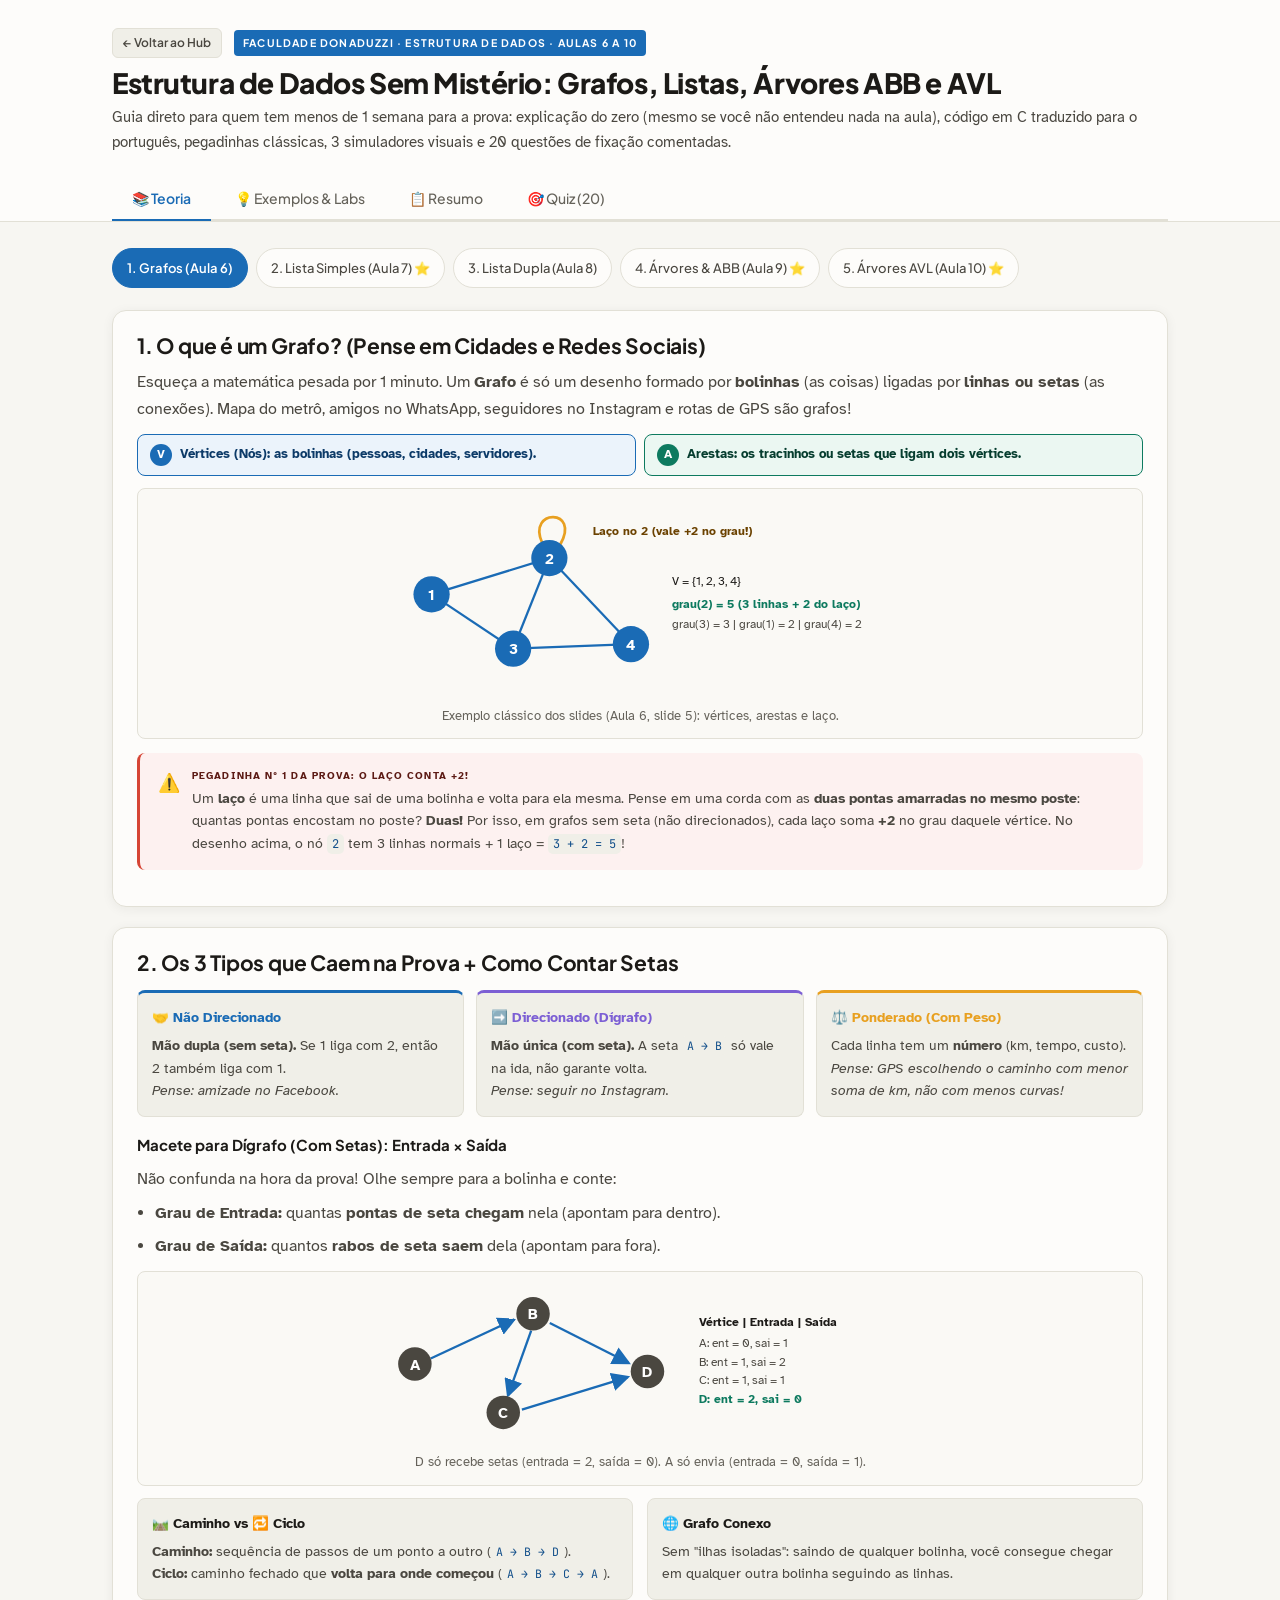
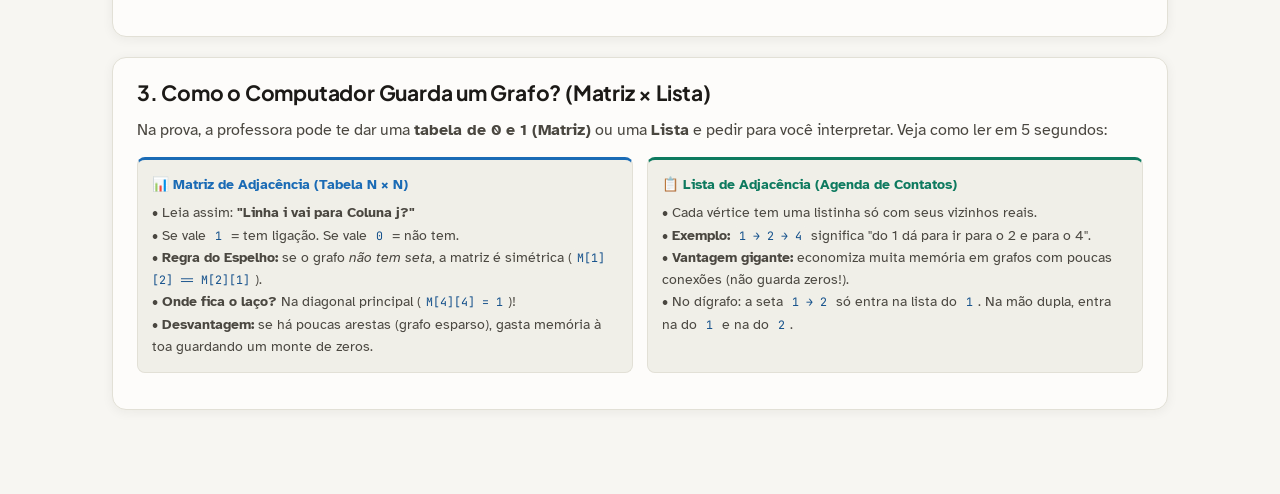
<file: disciplinas/estrutura-de-dados.html>
<!doctype html>
<html lang="pt-BR">
  <head>
    <meta charset="UTF-8" />
    <meta name="viewport" content="width=device-width, initial-scale=1.0" />
    <title>Estrutura de Dados — Guia Completo para Prova</title>
    <link
      href="https://fonts.googleapis.com/css2?family=Atkinson+Hyperlegible:ital,wght@0,400;0,700;1,400;1,700&family=JetBrains+Mono:wght@400;500;600&family=Plus+Jakarta+Sans:wght@500;600;700;800&display=swap"
      rel="stylesheet"
    />
    <link rel="stylesheet" href="../assets/css/study-guide.css" />
  </head>
  <body data-lang="c">
    <div class="topbar">
      <div class="header">
        <div class="header-top-row">
          <a class="hub-back" href="../index.html">← Voltar ao Hub</a>
          <div class="header-tag">Faculdade Donaduzzi · Estrutura de Dados · Aulas 6 a 10</div>
        </div>
        <h1>Estrutura de Dados Sem Mistério: Grafos, Listas, Árvores ABB e AVL</h1>
        <p>
          Guia direto para quem tem menos de 1 semana para a prova: explicação do zero (mesmo se você não entendeu nada na aula),
          código em C traduzido para o português, pegadinhas clássicas, 3 simuladores visuais e 20 questões de fixação comentadas.
        </p>
      </div>

      <div class="nav-container">
        <nav class="tabs" role="tablist">
          <button class="tab-btn active" onclick="showTab('teoria', this)">📚 Teoria</button>
          <button class="tab-btn" onclick="showTab('exemplos', this)">💡 Exemplos &amp; Labs</button>
          <button class="tab-btn" onclick="showTab('resumo', this)">📋 Resumo</button>
          <button class="tab-btn" onclick="showTab('quiz', this)">🎯 Quiz (20)</button>
        </nav>
      </div>
    </div>

    <div class="container">
      <!-- =================== ABA 1: TEORIA =================== -->
      <div id="teoria" class="tab-panel active">
        <div class="subtabs" id="teoria-subtabs">
          <button class="subtab-btn active" onclick="showSubtab('teoria', 't-grafos', this)">
            1. Grafos (Aula 6)
          </button>
          <button class="subtab-btn" onclick="showSubtab('teoria', 't-lsl', this)">
            2. Lista Simples (Aula 7) ⭐
          </button>
          <button class="subtab-btn" onclick="showSubtab('teoria', 't-lde', this)">
            3. Lista Dupla (Aula 8)
          </button>
          <button class="subtab-btn" onclick="showSubtab('teoria', 't-abb', this)">
            4. Árvores &amp; ABB (Aula 9) ⭐
          </button>
          <button class="subtab-btn" onclick="showSubtab('teoria', 't-avl', this)">
            5. Árvores AVL (Aula 10) ⭐
          </button>
        </div>

        <!-- ========== SUB 1: GRAFOS (AULA 6) ========== -->
        <div id="t-grafos" class="subpanel active">
          <div class="card">
            <h2>1. O que é um Grafo? (Pense em Cidades e Redes Sociais)</h2>
            <p>
              Esqueça a matemática pesada por 1 minuto. Um <strong>Grafo</strong> é só um desenho formado por
              <strong>bolinhas</strong> (as coisas) ligadas por <strong>linhas ou setas</strong> (as conexões).
              Mapa do metrô, amigos no WhatsApp, seguidores no Instagram e rotas de GPS são grafos!
            </p>
            <div class="flow-grid" style="grid-template-columns: repeat(auto-fit, minmax(220px, 1fr))">
              <div class="flow-step" style="background: var(--blue-soft); border-color: var(--blue); color: #0c3a68">
                <span class="flow-num" style="background: var(--blue); color: #fff">V</span>
                <span><strong>Vértices (Nós):</strong> as bolinhas (pessoas, cidades, servidores).</span>
              </div>
              <div class="flow-step" style="background: var(--green-soft); border-color: var(--green); color: var(--green-text)">
                <span class="flow-num" style="background: var(--green); color: #fff">A</span>
                <span><strong>Arestas:</strong> os tracinhos ou setas que ligam dois vértices.</span>
              </div>
            </div>

            <div class="diagram-wrap">
              <svg viewBox="0 0 640 210" width="580" aria-label="Exemplo de Grafo com laço">
                <line x1="90" y1="103" x2="220" y2="63" stroke="#1a6bb5" stroke-width="2.5" />
                <line x1="90" y1="103" x2="180" y2="163" stroke="#1a6bb5" stroke-width="2.5" />
                <line x1="220" y1="63" x2="180" y2="163" stroke="#1a6bb5" stroke-width="2.5" />
                <line x1="220" y1="63" x2="310" y2="158" stroke="#1a6bb5" stroke-width="2.5" />
                <line x1="180" y1="163" x2="310" y2="158" stroke="#1a6bb5" stroke-width="2.5" />
                <path d="M 212 46 C 195 8, 255 8, 232 48" fill="none" stroke="#e8a020" stroke-width="3" />
                <circle cx="90" cy="103" r="20" fill="#1a6bb5" />
                <text x="90" y="109" text-anchor="middle" fill="#fff" font-weight="bold" font-size="16">1</text>

                <circle cx="220" cy="63" r="20" fill="#1a6bb5" />
                <text x="220" y="69" text-anchor="middle" fill="#fff" font-weight="bold" font-size="16">2</text>

                <circle cx="180" cy="163" r="20" fill="#1a6bb5" />
                <text x="180" y="169" text-anchor="middle" fill="#fff" font-weight="bold" font-size="16">3</text>

                <circle cx="310" cy="158" r="20" fill="#1a6bb5" />
                <text x="310" y="164" text-anchor="middle" fill="#fff" font-weight="bold" font-size="16">4</text>

                <text x="268" y="38" fill="#6b4200" font-size="13" font-weight="bold">Laço no 2 (vale +2 no grau!)</text>
                <text x="355" y="93" fill="#1c1a17" font-size="13">V = {1, 2, 3, 4}</text>
                <text x="355" y="118" fill="#0d7a5f" font-size="13" font-weight="bold">grau(2) = 5 (3 linhas + 2 do laço)</text>
                <text x="355" y="140" fill="#4a4740" font-size="13">grau(3) = 3 | grau(1) = 2 | grau(4) = 2</text>
              </svg>
              <div class="diagram-caption">Exemplo clássico dos slides (Aula 6, slide 5): vértices, arestas e laço.</div>
            </div>

            <div class="box box-pegadinha">
              <div class="box-icon">⚠️</div>
              <div class="box-content">
                <div class="box-label">Pegadinha nº 1 da Prova: O Laço conta +2!</div>
                <p>
                  Um <strong>laço</strong> é uma linha que sai de uma bolinha e volta para ela mesma.
                  Pense em uma corda com as <strong>duas pontas amarradas no mesmo poste</strong>: quantas pontas encostam no poste?
                  <strong>Duas!</strong> Por isso, em grafos sem seta (não direcionados), cada laço soma <strong>+2</strong> no grau daquele vértice.
                  No desenho acima, o nó <code>2</code> tem 3 linhas normais + 1 laço = <code>3 + 2 = 5</code>!
                </p>
              </div>
            </div>
          </div>

          <div class="card">
            <h2>2. Os 3 Tipos que Caem na Prova + Como Contar Setas</h2>
            <div class="grid-3">
              <div class="mini-card" style="border-top: 3px solid var(--blue)">
                <h4 style="color: var(--blue)">🤝 Não Direcionado</h4>
                <p>
                  <strong>Mão dupla (sem seta).</strong> Se 1 liga com 2, então 2 também liga com 1.<br />
                  <em>Pense: amizade no Facebook.</em>
                </p>
              </div>
              <div class="mini-card" style="border-top: 3px solid var(--purple)">
                <h4 style="color: var(--purple)">➡️ Direcionado (Dígrafo)</h4>
                <p>
                  <strong>Mão única (com seta).</strong> A seta <code>A → B</code> só vale na ida, não garante volta.<br />
                  <em>Pense: seguir no Instagram.</em>
                </p>
              </div>
              <div class="mini-card" style="border-top: 3px solid var(--amber)">
                <h4 style="color: var(--amber)">⚖️ Ponderado (Com Peso)</h4>
                <p>
                  Cada linha tem um <strong>número</strong> (km, tempo, custo).<br />
                  <em>Pense: GPS escolhendo o caminho com menor soma de km, não com menos curvas!</em>
                </p>
              </div>
            </div>

            <h3>Macete para Dígrafo (Com Setas): Entrada × Saída</h3>
            <p>
              Não confunda na hora da prova! Olhe sempre para a bolinha e conte:
            </p>
            <ul>
              <li><strong>Grau de Entrada:</strong> quantas <strong>pontas de seta chegam</strong> nela (apontam para dentro).</li>
              <li><strong>Grau de Saída:</strong> quantos <strong>rabos de seta saem</strong> dela (apontam para fora).</li>
            </ul>

            <div class="diagram-wrap">
              <svg viewBox="0 0 575 165" width="535" aria-label="Dígrafo com grau de entrada e saída">
                <defs>
                  <marker id="arr" markerWidth="8" markerHeight="8" refX="7" refY="4" orient="auto">
                    <path d="M0,0 L8,4 L0,8 z" fill="#1a6bb5" />
                  </marker>
                </defs>
                <line x1="62" y1="80" x2="152" y2="38" stroke="#1a6bb5" stroke-width="2.5" marker-end="url(#arr)" />
                <line x1="170" y1="50" x2="145" y2="120" stroke="#1a6bb5" stroke-width="2.5" marker-end="url(#arr)" />
                <line x1="190" y1="42" x2="275" y2="85" stroke="#1a6bb5" stroke-width="2.5" marker-end="url(#arr)" />
                <line x1="160" y1="135" x2="274" y2="100" stroke="#1a6bb5" stroke-width="2.5" marker-end="url(#arr)" />

                <circle cx="45" cy="86" r="18" fill="#4a4740" />
                <text x="45" y="92" text-anchor="middle" fill="#fff" font-weight="bold">A</text>
                <circle cx="172" cy="32" r="18" fill="#4a4740" />
                <text x="172" y="38" text-anchor="middle" fill="#fff" font-weight="bold">B</text>
                <circle cx="140" cy="138" r="18" fill="#4a4740" />
                <text x="140" y="144" text-anchor="middle" fill="#fff" font-weight="bold">C</text>
                <circle cx="295" cy="94" r="18" fill="#4a4740" />
                <text x="295" y="100" text-anchor="middle" fill="#fff" font-weight="bold">D</text>

                <text x="350" y="45" font-size="13" font-weight="bold" fill="#1c1a17">Vértice | Entrada | Saída</text>
                <text x="350" y="68" font-size="13" fill="#4a4740">A: ent = 0, sai = 1</text>
                <text x="350" y="88" font-size="13" fill="#4a4740">B: ent = 1, sai = 2</text>
                <text x="350" y="108" font-size="13" fill="#4a4740">C: ent = 1, sai = 1</text>
                <text x="350" y="128" font-size="13" fill="#0d7a5f" font-weight="bold">D: ent = 2, sai = 0</text>
              </svg>
              <div class="diagram-caption">D só recebe setas (entrada = 2, saída = 0). A só envia (entrada = 0, saída = 1).</div>
            </div>

            <div class="grid-2" style="margin-top: 12px">
              <div class="mini-card">
                <h4>🛤️ Caminho vs 🔁 Ciclo</h4>
                <p>
                  <strong>Caminho:</strong> sequência de passos de um ponto a outro (<code>A → B → D</code>).<br />
                  <strong>Ciclo:</strong> caminho fechado que <strong>volta para onde começou</strong> (<code>A → B → C → A</code>).
                </p>
              </div>
              <div class="mini-card">
                <h4>🌐 Grafo Conexo</h4>
                <p>
                  Sem "ilhas isoladas": saindo de qualquer bolinha, você consegue chegar em qualquer outra bolinha seguindo as linhas.
                </p>
              </div>
            </div>
          </div>

          <div class="card">
            <h2>3. Como o Computador Guarda um Grafo? (Matriz × Lista)</h2>
            <p>
              Na prova, a professora pode te dar uma <strong>tabela de 0 e 1 (Matriz)</strong> ou uma <strong>Lista</strong> e pedir para você interpretar. Veja como ler em 5 segundos:
            </p>

            <div class="grid-2">
              <div class="mini-card" style="border-top: 3px solid var(--blue)">
                <h4 style="color: var(--blue)">📊 Matriz de Adjacência (Tabela N × N)</h4>
                <p>
                  • Leia assim: <strong>"Linha i vai para Coluna j?"</strong><br />
                  • Se vale <code>1</code> = tem ligação. Se vale <code>0</code> = não tem.<br />
                  • <strong>Regra do Espelho:</strong> se o grafo <em>não tem seta</em>, a matriz é simétrica (<code>M[1][2] == M[2][1]</code>).<br />
                  • <strong>Onde fica o laço?</strong> Na diagonal principal (<code>M[4][4] = 1</code>)!<br />
                  • <strong>Desvantagem:</strong> se há poucas arestas (grafo esparso), gasta memória à toa guardando um monte de zeros.
                </p>
              </div>
              <div class="mini-card" style="border-top: 3px solid var(--green)">
                <h4 style="color: var(--green)">📋 Lista de Adjacência (Agenda de Contatos)</h4>
                <p>
                  • Cada vértice tem uma listinha só com seus vizinhos reais.<br />
                  • <strong>Exemplo:</strong> <code>1 → 2 → 4</code> significa "do 1 dá para ir para o 2 e para o 4".<br />
                  • <strong>Vantagem gigante:</strong> economiza muita memória em grafos com poucas conexões (não guarda zeros!).<br />
                  • No dígrafo: a seta <code>1 → 2</code> só entra na lista do <code>1</code>. Na mão dupla, entra na do <code>1</code> e na do <code>2</code>.
                </p>
              </div>
            </div>
          </div>
        </div>

        <!-- ========== SUB 2: LISTA SIMPLES (AULA 7) ========== -->
        <div id="t-lsl" class="subpanel">
          <div class="card">
            <h2>1. O que é Lista Simples? (Esqueça os termos difíceis!)</h2>
            <p>
              Um <strong>vetor (array)</strong> é como uma fileira de cadeiras coladas no cinema: você acha a cadeira 50 na hora,
              mas se alguém quiser entrar no meio da fila, todo mundo precisa levantar e andar uma cadeira para o lado!
            </p>
            <p style="margin-top: 8px">
              Já a <strong>Lista Simplesmente Encadeada (LSL)</strong> funciona como um <strong>trem de vagões</strong> (ou uma caça ao tesouro):
              cada vagão (chamado de <strong>Nó</strong>) fica em qualquer lugar da memória e carrega apenas duas coisas:
              <strong>o dado</strong> (ex: número <code>10</code>) e o <strong>endereço do próximo vagão</strong> (<code>prox</code>).
            </p>

            <div class="diagram-wrap">
              <svg viewBox="0 0 610 110" width="570" aria-label="Estrutura visual de Lista Simplesmente Encadeada">
                <rect x="12" y="34" width="66" height="36" rx="8" fill="#1a6bb5" />
                <text x="45" y="57" text-anchor="middle" fill="#fff" font-weight="bold" font-size="13">head</text>
                <line x1="78" y1="52" x2="112" y2="52" stroke="#1a6bb5" stroke-width="2.5" marker-end="url(#arr)" />

                <rect x="118" y="26" width="110" height="52" rx="8" fill="#eef5fc" stroke="#1a6bb5" stroke-width="2" />
                <line x1="173" y1="26" x2="173" y2="78" stroke="#1a6bb5" stroke-width="1.5" />
                <text x="145" y="42" text-anchor="middle" fill="#4a4740" font-size="10">dado</text>
                <text x="145" y="64" text-anchor="middle" fill="#0c3a68" font-weight="bold" font-size="16">10</text>
                <text x="200" y="42" text-anchor="middle" fill="#4a4740" font-size="10">prox</text>
                <text x="200" y="64" text-anchor="middle" fill="#1a6bb5" font-weight="bold" font-size="12">→ 20</text>

                <line x1="228" y1="52" x2="262" y2="52" stroke="#1a6bb5" stroke-width="2.5" marker-end="url(#arr)" />

                <rect x="268" y="26" width="110" height="52" rx="8" fill="#eef5fc" stroke="#1a6bb5" stroke-width="2" />
                <line x1="323" y1="26" x2="323" y2="78" stroke="#1a6bb5" stroke-width="1.5" />
                <text x="295" y="42" text-anchor="middle" fill="#4a4740" font-size="10">dado</text>
                <text x="295" y="64" text-anchor="middle" fill="#0c3a68" font-weight="bold" font-size="16">20</text>
                <text x="350" y="42" text-anchor="middle" fill="#4a4740" font-size="10">prox</text>
                <text x="350" y="64" text-anchor="middle" fill="#1a6bb5" font-weight="bold" font-size="12">→ 30</text>

                <line x1="378" y1="52" x2="412" y2="52" stroke="#1a6bb5" stroke-width="2.5" marker-end="url(#arr)" />

                <rect x="418" y="26" width="110" height="52" rx="8" fill="#eef5fc" stroke="#1a6bb5" stroke-width="2" />
                <line x1="473" y1="26" x2="473" y2="78" stroke="#1a6bb5" stroke-width="1.5" />
                <text x="445" y="42" text-anchor="middle" fill="#4a4740" font-size="10">dado</text>
                <text x="445" y="64" text-anchor="middle" fill="#0c3a68" font-weight="bold" font-size="16">30</text>
                <text x="500" y="42" text-anchor="middle" fill="#4a4740" font-size="10">prox</text>
                <text x="500" y="64" text-anchor="middle" fill="#d64535" font-weight="bold" font-size="12">NULL</text>

                <text x="305" y="102" text-anchor="middle" fill="#4a4740" font-size="12">
                  head aponta para o 1º vagão. O último vagão sempre aponta para NULL ("acabou o trem!").
                </text>
              </svg>
            </div>

            <div class="box box-conceito">
              <div class="box-icon">📌</div>
              <div class="box-content">
                <div class="box-label">Tradutor de C para Humanos (Leia antes de ver qualquer código!)</div>
                <p>
                  Se você travava ao ver <code>*</code>, <code>**</code> e <code>-&gt;</code>, decore só estas 4 traduções:<br />
                  1. <code>No* p</code> → "<strong><code>p</code> é um GPS</strong> que guarda o endereço de um vagão (não é o vagão!)."<br />
                  2. <code>p-&gt;dado</code> → "Vá até o vagão onde <code>p</code> aponta e leia o <strong>número dentro dele</strong>."<br />
                  3. <code>p = p-&gt;prox</code> → "Dê <strong>1 passo para frente</strong> no trem (<code>p</code> agora aponta para o próximo vagão)."<br />
                  4. <code>No** headRef</code> → "Permissão para <strong>trocar quem é o 1º vagão lá no <code>main()</code></strong>". Se a função só lê ou imprime (ex: <code>busca</code>), usa só <code>No*</code>. Se pode mudar o começo da lista (inserir/remover no início ou destruir), precisa de <code>No**</code> (e dentro da função, <code>*headRef</code> significa "a placa <code>head</code> original")!
                </p>
              </div>
            </div>

            <pre class="code-block"><code>typedef struct No {
    int dado;          // O valor guardado no vagão (ex: 10)
    struct No* prox;   // O endereço do próximo vagão (ou NULL se for o último)
} No;

No* criaNo(int valor) {
    No* novo = malloc(sizeof(No)); // Pede memória na RAM para 1 vagão novo
    if (novo == NULL) { perror("malloc falhou"); exit(EXIT_FAILURE); }
    novo->dado = valor;            // Coloca o valor dentro do vagão
    novo->prox = NULL;             // Nasce desconectado (aponta para nada)
    return novo;
}</code></pre>
          </div>

          <div class="card">
            <h2>2. As 3 Inserções na LSL (Código C Traduzido)</h2>

            <h3>A) Inserir no Início — <code>O(1)</code> (Instantâneo!)</h3>
            <pre class="code-block"><code>void insereInicio(No** headRef, int valor) {
    No* novo = criaNo(valor);
    novo->prox = *headRef; // PASSO 1: novo vagão segura o antigo 1º vagão!
    *headRef = novo;       // PASSO 2: placa "head" passa a apontar para o novo!
}</code></pre>
            <div class="box box-pegadinha">
              <div class="box-icon">⚠️</div>
              <div class="box-content">
                <div class="box-label">Pegadinha Clássica de Prova: Inverter essas 2 linhas!</div>
                <p>
                  Se o programador fizer <code>*headRef = novo;</code> <strong>ANTES</strong> de <code>novo-&gt;prox = *headRef;</code>:<br />
                  1. O endereço do antigo 1º vagão é <strong>apagado para sempre</strong> (todo o resto do trem se perde na memória → vazamento de memória!).<br />
                  2. Na linha seguinte, <code>novo-&gt;prox</code> recebe <code>*headRef</code>, que agora é o próprio <code>novo</code>! Ou seja, o vagão fica apontando para <strong>ele mesmo</strong> (loop infinito!).<br />
                  <strong>Regra:</strong> <em>"Primeiro segura o trem na mão do novo; só depois muda a placa head!"</em>
                </p>
              </div>
            </div>

            <h3>B) Inserir no Fim — <code>O(n)</code></h3>
            <pre class="code-block"><code>void insereFim(No** headRef, int valor) {
    No* novo = criaNo(valor);
    if (*headRef == NULL) {     // Se o trem está vazio, o novo já é o 1º vagão!
        *headRef = novo;
        return;
    }
    No* aux = *headRef;         // Cria um inspetor "aux" começando no 1º vagão
    while (aux->prox != NULL) { // Enquanto existir um vagão depois de aux...
        aux = aux->prox;        // ...dá 1 passo para frente!
    }                           // Quando o while acaba, aux está exatamente no ÚLTIMO vagão!
    aux->prox = novo;           // Engata o novo vagão atrás do último!
}</code></pre>

            <h3>C) Inserção Ordenada (mantém crescente) — <code>O(n)</code></h3>
            <pre class="code-block"><code>void insereOrdenado(No** headRef, int valor) {
    No* novo = criaNo(valor);
    // Se lista vazia OU valor é menor que o 1º, entra logo no começo!
    if (*headRef == NULL || valor &lt; (*headRef)->dado) {
        novo->prox = *headRef;
        *headRef = novo;
        return;
    }
    No* aux = *headRef;
    // Tradução: "enquanto houver próximo E o dado do próximo ainda for menor que valor..."
    while (aux->prox != NULL && aux->prox->dado &lt; valor) {
        aux = aux->prox; // ...ande! Para UM PASSO ANTES de onde deve encaixar.
    }
    novo->prox = aux->prox; // 1º: novo segura quem estava na frente
    aux->prox = novo;       // 2º: aux aponta para o novo
}</code></pre>
            <div class="box box-dica">
              <div class="box-icon">🧠</div>
              <div class="box-content">
                <div class="box-label">Por que o while checa <code>aux-&gt;prox-&gt;dado &lt; valor</code> (e não <code>aux-&gt;dado</code>)?</div>
                <p>
                  Porque na LSL <strong>não dá para dar ré</strong>! Se <code>aux</code> já pisasse no nó maior que <code>valor</code>, você não teria como voltar para mudar o ponteiro do nó anterior. Olhando para o <em>próximo</em> (<code>aux-&gt;prox-&gt;dado</code>), <code>aux</code> para exatamente <strong>atrás da vaga</strong> onde o novo nó entra!
                </p>
              </div>
            </div>
          </div>

          <div class="card">
            <h2>3. Remoções e Destruição (Onde Mais Tem Pegadinha de Código!)</h2>
            <pre class="code-block"><code>// 1. Remover do Início — O(1)
void removeInicio(No** headRef) {
    if (*headRef == NULL) return;   // Lista vazia? Não faz nada.
    No* temp = *headRef;            // Anota o endereço do 1º para poder dar free() depois
    *headRef = (*headRef)->prox;    // Placa head pula direto para o 2º vagão
    free(temp);                     // Libera o antigo 1º vagão da memória
}

// 2. Remover do Fim — O(n)
void removeFim(No** headRef) {
    if (*headRef == NULL) return;
    if ((*headRef)->prox == NULL) { // Caso especial: só tem 1 vagão!
        free(*headRef);
        *headRef = NULL;            // Lista ficou vazia
        return;
    }
    No* aux = *headRef;
    // Tradução: "enquanto o vagão DA FRENTE ainda não for o último..."
    while (aux->prox->prox != NULL) {
        aux = aux->prox;            // PARA NO PENÚLTIMO VAGÃO!
    }
    free(aux->prox);                // Apaga o último vagão
    aux->prox = NULL;               // O penúltimo agora fecha o trem com NULL!
}

// 3. Remover por Valor — O(n)
void removeValor(No** headRef, int valor) {
    if (*headRef == NULL) return;
    if ((*headRef)->dado == valor) { removeInicio(headRef); return; }
    No* aux = *headRef;
    while (aux->prox != NULL && aux->prox->dado != valor) {
        aux = aux->prox;            // Para um passo ANTES do vagão que queremos apagar
    }
    if (aux->prox == NULL) return;  // Chegou ao fim e não achou o valor
    No* temp = aux->prox;           // temp é o vagão que vai morrer
    aux->prox = temp->prox;         // O anterior "pula" temp e aponta para o próximo dele
    free(temp);
}</code></pre>

            <h3>Destruir a Lista Sem Cair no Erro "Use-After-Free"</h3>
            <div class="grid-2">
              <div class="mini-card" style="border-top: 3px solid var(--error)">
                <h4 style="color: var(--error)">❌ JEITO ERRADO (Cai na Prova!)</h4>
                <pre class="code-block"><code>while (atual != NULL) {
    free(atual);
    atual = atual->prox; // ERRO!
}</code></pre>
                <p>Você demoliu a casa (<code>free</code>) e depois tentou entrar nela para ler onde fica a próxima (<code>atual-&gt;prox</code>). Isso é <strong>use-after-free</strong>!</p>
              </div>
              <div class="mini-card" style="border-top: 3px solid var(--green)">
                <h4 style="color: var(--green)">✅ JEITO CERTO</h4>
                <pre class="code-block"><code>while (atual != NULL) {
    No* proximo = atual->prox; // Salva ANTES!
    free(atual);
    atual = proximo;
}
*headRef = NULL;</code></pre>
                <p>Anota o endereço do próximo vagão num papel (<code>proximo</code>), só então apaga o atual, e no fim zera <code>*headRef</code>.</p>
              </div>
            </div>
          </div>
        </div>

        <!-- ========== SUB 3: LISTA DUPLA (AULA 8) ========== -->
        <div id="t-lde" class="subpanel">
          <div class="card">
            <h2>1. Lista Dupla (LDE): Agora o Trem Tem Ré e Painel de Controle!</h2>
            <p>
              Na Lista Simples, você só andava para frente — por isso remover no fim dava trabalho (<code>O(n)</code>).
              Na <strong>Lista Duplamente Encadeada (LDE)</strong>, fazemos duas melhorias gigantes:
            </p>
            <ul>
              <li>Cada vagão ganha <strong>dois ponteiros</strong>: <code>ant</code> (olha para trás) e <code>prox</code> (olha para frente).</li>
              <li>Criamos uma caixinha de controle chamada <code>Lista</code> que guarda direto o primeiro (<code>ini</code>), o último (<code>fim</code>) e o total de nós (<code>n</code>).</li>
            </ul>

            <div class="grid-2">
              <div class="mini-card">
                <h4>🧱 Vagão Duplo (<code>No</code>)</h4>
                <pre class="code-block"><code>typedef struct No {
    int dado;
    struct No* ant;  // aponta para trás
    struct No* prox; // aponta para frente
} No;</code></pre>
                <p>1º nó tem <code>ant == NULL</code>. Último nó tem <code>prox == NULL</code>.</p>
              </div>
              <div class="mini-card">
                <h4>🎛️ Painel de Controle (<code>Lista</code>)</h4>
                <pre class="code-block"><code>typedef struct {
    No* ini; // endereço do 1º nó
    No* fim; // endereço do último nó
    int n;   // quantidade de nós
} Lista;</code></pre>
                <p>Como <code>fim</code> está sempre à mão, inserir ou remover no final vira <code>O(1)</code>!</p>
              </div>
            </div>

            <div class="box box-analogia">
              <div class="box-icon">🎵</div>
              <div class="box-content">
                <div class="box-label">Onde isso existe na vida real? (Questão clássica!)</div>
                <p>
                  • <strong>Ctrl+Z / Ctrl+Y</strong> (Desfazer e Refazer) · <strong>Voltar / Avançar</strong> no navegador · <strong>Playlist</strong> (faixa anterior / próxima) · <strong>LRU Cache</strong>.
                </p>
              </div>
            </div>
          </div>

          <div class="card">
            <h2>2. Inserções e Remoções na LDE (Foco nos Casos Especiais!)</h2>
            <pre class="code-block"><code>void insereInicio(Lista* L, int valor) {
    No* novo = malloc(sizeof(No));
    novo->dado = valor;
    novo->ant = NULL;         // Vai ser o 1º, então não há ninguém antes dele
    novo->prox = L->ini;      // Aponta para o antigo 1º
    if (L->ini != NULL)       // Se a lista JÁ tinha alguém...
        L->ini->ant = novo;   // ...o antigo 1º aponta de volta para o novo!
    else                      // Se a lista ESTAVA VAZIA...
        L->fim = novo;        // ...o novo também é o último (ini e fim são ele)!
    L->ini = novo;
    L->n++;
}

void insereFim(Lista* L, int valor) {
    No* novo = malloc(sizeof(No));
    novo->dado = valor;
    novo->prox = NULL;        // Vai ser o último, então não há ninguém depois dele
    novo->ant = L->fim;       // Aponta para trás (antigo último)
    if (L->fim != NULL)       // Se a lista JÁ tinha alguém...
        L->fim->prox = novo;  // ...o antigo último aponta para frente (novo)!
    else                      // Se a lista ESTAVA VAZIA...
        L->ini = novo;        // ...o novo também é o primeiro (ini e fim são ele)!
    L->fim = novo;
    L->n++;
}</code></pre>

            <div class="box box-pegadinha">
              <div class="box-icon">⚠️</div>
              <div class="box-content">
                <div class="box-label">Os 3 Bugs de LDE que Mais Caem na Prova!</div>
                <ol>
                  <li><strong>Lista vazia recebendo o 1º nó:</strong> tanto <code>L-&gt;ini</code> quanto <code>L-&gt;fim</code> precisam apontar para <code>novo</code>! Se esquecer o <code>else</code>, o outro ponteiro continua <code>NULL</code>.</li>
                  <li><strong>Lista com 1 único nó sendo removida:</strong> quando removemos o último sobrevivente (<code>L-&gt;ini == L-&gt;fim</code>), a lista fica vazia → <strong>AMBOS</strong> <code>L-&gt;ini</code> e <code>L-&gt;fim</code> devem virar <code>NULL</code>! Se só atualizar um deles, o outro fica apontando para memória já liberada com <code>free()</code>!</li>
                  <li><strong>Esquecer de religar a volta (<code>ant</code>):</strong> ida funciona, volta quebra. E nunca esqueça <code>L-&gt;n++</code> / <code>L-&gt;n--</code>.</li>
                </ol>
              </div>
            </div>

            <h3>Remoção no Meio Tendo o Ponteiro <code>p</code> — <code>O(1)</code>!</h3>
            <p>
              Imagine que você já tem o ponteiro <code>p</code> apontando exatamente para o vagão que quer tirar do meio da LDE.
              Como <code>p</code> conhece o vizinho de trás (<code>p-&gt;ant</code>) e o da frente (<code>p-&gt;prox</code>), você só faz os dois vizinhos se darem as mãos:
            </p>
            <pre class="code-block"><code>// Para remover p (estando no meio, entre dois nós):
p->ant->prox = p->prox; // O vizinho de trás pula p e aponta para o da frente
p->prox->ant = p->ant;  // O vizinho da frente pula p e aponta para o de trás
free(p);
L->n--;</code></pre>
            <p>
              <strong>Resumo honesto para prova:</strong> LDE é mais rápida nos extremos (<code>O(1)</code> no início e no fim) e remove nó conhecido do meio em <code>O(1)</code>,
              mas a <strong>busca por valor</strong> continua <code>O(n)</code> e ela <strong>gasta mais memória</strong> (2 ponteiros por nó em vez de 1).
            </p>
          </div>
        </div>

        <!-- ========== SUB 4: ÁRVORES & ABB (AULA 9) ========== -->
        <div id="t-abb" class="subpanel">
          <div class="card">
            <h2>1. Árvore em 1 Minuto (De Cabeça para Baixo!)</h2>
            <p>
              Listas são uma fila reta. <strong>Árvores</strong> servem para representar <strong>hierarquia</strong> (pastas do computador, chefes e funcionários).
              Na computação, desenhamos a árvore de ponta-cabeça: a <strong>Raiz</strong> fica lá em cima e as <strong>Folhas</strong> ficam embaixo!
            </p>

            <div class="grid-2">
              <div class="mini-card">
                <h4>📖 Dicionário Rápido</h4>
                <ul>
                  <li><strong>Raiz:</strong> nó do topo (único sem pai). Fica no <strong>Nível 0</strong>.</li>
                  <li><strong>Folha:</strong> nó lá embaixo que <strong>não tem nenhum filho</strong> (grau 0).</li>
                  <li><strong>Grau do nó:</strong> quantos filhos ele tem (em árvore binária, no máximo 2: <code>esq</code> e <code>dir</code>).</li>
                  <li><strong>Acíclica e Conexa:</strong> não pode formar círculo fechado e todo nó (exceto a raiz) tem exatamente 1 pai.</li>
                </ul>
              </div>
              <div class="mini-card">
                <h4>⚠️ Pegadinha de Definição (Slide 17)</h4>
                <ul>
                  <li><strong>Estritamente Binária:</strong> todo nó tem <strong>0 ou 2 filhos</strong> (é proibido ter apenas 1 filho!).</li>
                  <li><strong>Binária Completa:</strong> todas as folhas estão exatamente no <strong>mesmo nível</strong> (último andar todo preenchido).</li>
                  <li><strong>Quase Completa:</strong> diferença de altura entre subárvores é no máximo <code>1</code>.</li>
                </ul>
              </div>
            </div>
          </div>

          <div class="card">
            <h2>2. Os 3 Percursos Clássicos (Certo na Prova!)</h2>
            <p>
              Como imprimir todos os nós da árvore? Basta olhar onde está a letra <strong>R (Raiz)</strong> na sigla:
            </p>
            <div class="grid-3">
              <div class="mini-card" style="border-top: 3px solid var(--blue)">
                <h4 style="color: var(--blue)">Pré-ordem: <u>R</u> - E - D</h4>
                <p>Imprime a <strong>Raiz primeiro</strong>, depois vai tudo à esquerda, depois à direita.<br /><em>Uso: mostrar estrutura / clonar árvore.</em></p>
              </div>
              <div class="mini-card" style="border-top: 3px solid var(--green)">
                <h4 style="color: var(--green)">In-ordem: E - <u>R</u> - D</h4>
                <p>Vai tudo à esquerda, imprime a <strong>Raiz no meio</strong>, depois à direita.<br /><em><strong>Mágica na ABB:</strong> sai sempre em <strong>ordem crescente</strong>!</em></p>
              </div>
              <div class="mini-card" style="border-top: 3px solid var(--purple)">
                <h4 style="color: var(--purple)">Pós-ordem: E - D - <u>R</u></h4>
                <p>Esquerda, Direita, e a <strong>Raiz por último</strong>.<br /><em><strong>Uso de prova:</strong> ideal para dar <code>free()</code> (apaga os filhos antes de apagar o pai!).</em></p>
              </div>
            </div>

            <div class="diagram-wrap">
              <svg viewBox="0 0 600 225" width="555" aria-label="Exemplo de árvore para percursos RED, ERD e EDR">
                <line x1="200" y1="35" x2="115" y2="85" stroke="#1a6bb5" stroke-width="2" />
                <line x1="200" y1="35" x2="295" y2="85" stroke="#1a6bb5" stroke-width="2" />
                <line x1="115" y1="85" x2="65" y2="140" stroke="#1a6bb5" stroke-width="2" />
                <line x1="115" y1="85" x2="165" y2="140" stroke="#1a6bb5" stroke-width="2" />
                <line x1="165" y1="140" x2="130" y2="195" stroke="#1a6bb5" stroke-width="2" />
                <line x1="165" y1="140" x2="200" y2="195" stroke="#1a6bb5" stroke-width="2" />
                <line x1="295" y1="85" x2="345" y2="140" stroke="#1a6bb5" stroke-width="2" />
                <line x1="345" y1="140" x2="305" y2="195" stroke="#1a6bb5" stroke-width="2" />

                <g font-weight="bold" font-size="14" text-anchor="middle">
                  <circle cx="200" cy="35" r="16" fill="#1a6bb5" /><text x="200" y="40" fill="#fff">F</text>
                  <circle cx="115" cy="85" r="16" fill="#1a6bb5" /><text x="115" y="90" fill="#fff">B</text>
                  <circle cx="295" cy="85" r="16" fill="#1a6bb5" /><text x="295" y="90" fill="#fff">G</text>
                  <circle cx="65" cy="140" r="16" fill="#0d7a5f" /><text x="65" y="145" fill="#fff">A</text>
                  <circle cx="165" cy="140" r="16" fill="#1a6bb5" /><text x="165" y="145" fill="#fff">D</text>
                  <circle cx="345" cy="140" r="16" fill="#1a6bb5" /><text x="345" y="145" fill="#fff">I</text>
                  <circle cx="130" cy="195" r="16" fill="#0d7a5f" /><text x="130" y="200" fill="#fff">C</text>
                  <circle cx="200" cy="195" r="16" fill="#0d7a5f" /><text x="200" y="200" fill="#fff">E</text>
                  <circle cx="305" cy="195" r="16" fill="#0d7a5f" /><text x="305" y="200" fill="#fff">H</text>
                </g>

                <text x="385" y="60" font-size="13" font-weight="bold" fill="#1a6bb5">Pré-ordem (RED):</text>
                <text x="385" y="79" font-size="13" fill="#1c1a17">F, B, A, D, C, E, G, I, H</text>

                <text x="385" y="114" font-size="13" font-weight="bold" fill="#0d7a5f">In-ordem (ERD):</text>
                <text x="385" y="133" font-size="13" fill="#1c1a17">A, B, C, D, E, F, G, H, I</text>

                <text x="385" y="168" font-size="13" font-weight="bold" fill="#7c5fd4">Pós-ordem (EDR):</text>
                <text x="385" y="187" font-size="13" fill="#1c1a17">A, C, E, D, B, H, I, G, F</text>
              </svg>
              <div class="diagram-caption">Macete do contorno: passe por fora da árvore da esquerda para a direita. Pré = borda esquerda; In = por baixo; Pós = borda direita.</div>
            </div>
          </div>

          <div class="card">
            <h2>3. ABB (Árvore Binária de Busca) + Remoção com Predecessor</h2>
            <div class="box box-conceito">
              <div class="box-icon">🧭</div>
              <div class="box-content">
                <div class="box-label">A Regra Única da ABB</div>
                <p>
                  Para qualquer nó <code>X</code>: tudo à <strong>esquerda é MENOR</strong> que <code>X</code>, e tudo à <strong>direita é MAIOR</strong> que <code>X</code>.
                  (Nesta disciplina, valores repetidos são ignorados).
                </p>
              </div>
            </div>

            <div class="box box-pegadinha">
              <div class="box-icon">⚠️</div>
              <div class="box-content">
                <div class="box-label">Pegadinha da ABB Degenerada!</div>
                <p>
                  Em uma ABB equilibrada, buscar custa <code>O(log n)</code>. Mas se você inserir números <strong>já em ordem crescente</strong>
                  (ex: <code>10, 20, 30, 40, 50</code>), todo número novo é maior e cai sempre na direita! A árvore vira uma linha reta torta
                  (<strong>árvore degenerada</strong>) igual a uma Lista Ligada, e a busca despenca para <code>O(n)</code>!
                </p>
              </div>
            </div>

            <h3>Remoção na ABB — Os 3 Casos (Foco no Caso de 2 Filhos!)</h3>
            <p>
              Imagine a árvore com raiz <code>50</code>, filho esquerdo <code>30</code> (que tem filhos <code>20</code> e <code>40</code>) e filho direito <code>70</code>.
              Como remover o <code>50</code> sem quebrar a regra da ABB? Veja os 3 casos no código oficial dos slides:
            </p>
            <ol>
              <li><strong>0 filhos (folha, ex: <code>20</code>):</strong> só apaga e devolve <code>NULL</code>.</li>
              <li><strong>1 filho:</strong> o pai "pula" o nó removido e adota o único filho dele.</li>
              <li><strong>2 filhos (ex: remover <code>50</code>):</strong> escolhemos o <strong>Predecessor</strong> — o <strong>MAIOR número do lado esquerdo</strong> (dá 1 passo para a esquerda e vai tudo para a direita → no exemplo, é o <code>40</code>!). Copiamos o <code>40</code> para o lugar do <code>50</code> e depois mandamos remover o nó original do <code>40</code> lá embaixo!</li>
            </ol>

            <pre class="code-block"><code>No* removeRec(No* r, int k) {
    if (r == NULL) return NULL;                       // Não achou
    if (k &lt; r->chave)      r->esq = removeRec(r->esq, k); // Procura na esquerda
    else if (k &gt; r->chave) r->dir = removeRec(r->dir, k); // Procura na direita
    else {                                            // ACHOU o nó r!
        if (r->esq == NULL) {                         // Tem 0 filhos ou só filho à direita
            No* aux = r->dir; free(r); return aux;
        }
        if (r->dir == NULL) {                         // Só tem filho à esquerda
            No* aux = r->esq; free(r); return aux;
        }
        // CASO DOS 2 FILHOS -> Usa PREDECESSOR (maior valor da subárvore esquerda):
        No* p = maximo(r->esq);                       // 1 passo p/ esq, depois tudo p/ dir
        r->chave = p->chave;                          // Copia a chave do predecessor para r
        r->esq = removeRec(r->esq, p->chave);         // Apaga o nó original de p lá embaixo!
    }
    return r;
}</code></pre>
          </div>
        </div>

        <!-- ========== SUB 5: ÁRVORES AVL (AULA 10) ========== -->
        <div id="t-avl" class="subpanel">
          <div class="card">
            <h2>1. Árvore AVL Sem Sofrimento: A Única Fórmula que Você Precisa</h2>
            <p>
              Como vimos na Aula 9, uma ABB comum pode entortar e ficar lenta (<code>O(n)</code>). A <strong>Árvore AVL</strong> é uma ABB que
              <strong>não deixa nenhum lado ficar alto demais</strong>: quando entorta, ela gira os nós (<strong>rotações</strong>) para manter a busca sempre rápida em <code>O(log n)</code>.
            </p>

            <div class="box box-conceito">
              <div class="box-icon">📐</div>
              <div class="box-content">
                <div class="box-label">Cola Oficial dos Slides para Calcular FB na Prova (Aula 10)</div>
                <p>
                  • <strong>Lugar vazio (<code>NULL</code>):</strong> altura = <code>-1</code><br />
                  • <strong>Folha (sem filhos):</strong> altura = <code>0</code><br />
                  • <strong>Qualquer outro nó:</strong> <code>altura = 1 + maior altura entre os filhos</code><br />
                  • <strong>Fator de Balanceamento (FB):</strong> <code>FB = altura(Esquerda) - altura(Direita)</code><br />
                  • <strong>Regra do Jogo:</strong> só é aceito <code>FB</code> igual a <code>-1</code>, <code>0</code> ou <code>+1</code>. Se bater <code>+2</code> ou <code>-2</code>, <strong>quebrou e precisa rotacionar!</strong>
                </p>
              </div>
            </div>

            <div class="box box-dica">
              <div class="box-icon">⚖️</div>
              <div class="box-content">
                <div class="box-label">Macete Instantâneo de Sinal (Não Erre Nunca Mais!)</div>
                <p>
                  • <code>FB</code> <strong>Positivo (<code>+1, +2</code>)</strong> = lado <strong>ESQUERDO</strong> mais pesado.<br />
                  • <code>FB</code> <strong>Negativo (<code>-1, -2</code>)</strong> = lado <strong>DIREITO</strong> mais pesado.<br />
                  • <code>FB = 0</code> = os dois lados têm a mesma altura.<br />
                  <em>Exemplo rápido:</em> um nó com 1 folha na esquerda (alt <code>0</code>) e nada na direita (alt <code>-1</code>) tem <code>FB = 0 - (-1) = +1</code>!
                </p>
              </div>
            </div>
          </div>

          <div class="card">
            <h2>2. Como Saber Qual Rotação Fazer Sem Decorar Tabela!</h2>
            <p>
              Quando um nó dá <code>+2</code> ou <code>-2</code>, olhe para o <strong>sinal dele</strong> e para o <strong>sinal do filho do lado pesado</strong>:
            </p>
            <div class="grid-2">
              <div class="mini-card" style="border-top: 3px solid var(--blue)">
                <h4 style="color: var(--blue)">📏 Sinais IGUAIS = Linha Reta → Rotação SIMPLES</h4>
                <p>
                  • <strong>LL (<code>+2</code> e filho esq <code>+1</code> ou <code>0</code>):</strong> caiu tudo para a esquerda → gira o pai para a <strong>DIREITA</strong> (lado oposto!).<br />
                  • <strong>RR (<code>-2</code> e filho dir <code>-1</code> ou <code>0</code>):</strong> caiu tudo para a direita → gira o pai para a <strong>ESQUERDA</strong> (lado oposto!).
                </p>
              </div>
              <div class="mini-card" style="border-top: 3px solid var(--purple)">
                <h4 style="color: var(--purple)">🦵 Sinais OPOSTOS = "Joelho Dobrado" → Rotação DUPLA</h4>
                <p>
                  • <strong>LR (<code>+2</code> no pai e <code>-1</code> no filho esq):</strong> faz zigue-zague (ex: <code>30 → 10 → 20</code>).<br />
                  1º estica o joelho girando o <strong>filho p/ esquerda</strong>; 2º gira o <strong>pai p/ direita</strong>!<br />
                  • <strong>RL (<code>-2</code> no pai e <code>+1</code> no filho dir):</strong> faz zigue-zague (ex: <code>10 → 30 → 20</code>).<br />
                  1º estica o joelho girando o <strong>filho p/ direita</strong>; 2º gira o <strong>pai p/ esquerda</strong>!
                </p>
              </div>
            </div>

            <div class="diagram-wrap">
              <svg viewBox="0 0 620 175" width="580" aria-label="Comparação visual dos 4 casos AVL">
                <text x="75" y="18" text-anchor="middle" font-weight="bold" font-size="12" fill="#1a6bb5">LL (Simples Dir)</text>
                <line x1="95" y1="42" x2="70" y2="75" stroke="#1a6bb5" stroke-width="2" />
                <line x1="70" y1="75" x2="45" y2="108" stroke="#1a6bb5" stroke-width="2" />
                <circle cx="95" cy="42" r="13" fill="#d64535" /><text x="95" y="46" text-anchor="middle" fill="#fff" font-size="11">30</text>
                <circle cx="70" cy="75" r="13" fill="#1a6bb5" /><text x="70" y="79" text-anchor="middle" fill="#fff" font-size="11">20</text>
                <circle cx="45" cy="108" r="13" fill="#1a6bb5" /><text x="45" y="112" text-anchor="middle" fill="#fff" font-size="11">10</text>
                <text x="75" y="142" text-anchor="middle" font-size="11" fill="#4a4740">FB(30)=+2, FB(20)=+1</text>

                <text x="225" y="18" text-anchor="middle" font-weight="bold" font-size="12" fill="#0d7a5f">RR (Simples Esq)</text>
                <line x1="200" y1="42" x2="225" y2="75" stroke="#0d7a5f" stroke-width="2" />
                <line x1="225" y1="75" x2="250" y2="108" stroke="#0d7a5f" stroke-width="2" />
                <circle cx="200" cy="42" r="13" fill="#d64535" /><text x="200" y="46" text-anchor="middle" fill="#fff" font-size="11">10</text>
                <circle cx="225" cy="75" r="13" fill="#0d7a5f" /><text x="225" y="79" text-anchor="middle" fill="#fff" font-size="11">20</text>
                <circle cx="250" cy="108" r="13" fill="#0d7a5f" /><text x="250" y="112" text-anchor="middle" fill="#fff" font-size="11">30</text>
                <text x="225" y="142" text-anchor="middle" font-size="11" fill="#4a4740">FB(10)=-2, FB(20)=-1</text>

                <text x="380" y="18" text-anchor="middle" font-weight="bold" font-size="12" fill="#7c5fd4">LR (Dupla Dir)</text>
                <line x1="395" y1="42" x2="360" y2="75" stroke="#7c5fd4" stroke-width="2" />
                <line x1="360" y1="75" x2="390" y2="108" stroke="#7c5fd4" stroke-width="2" />
                <circle cx="395" cy="42" r="13" fill="#d64535" /><text x="395" y="46" text-anchor="middle" fill="#fff" font-size="11">30</text>
                <circle cx="360" cy="75" r="13" fill="#7c5fd4" /><text x="360" y="79" text-anchor="middle" fill="#fff" font-size="11">10</text>
                <circle cx="390" cy="108" r="13" fill="#7c5fd4" /><text x="390" y="112" text-anchor="middle" fill="#fff" font-size="11">20</text>
                <text x="380" y="142" text-anchor="middle" font-size="11" fill="#4a4740">FB(30)=+2, FB(10)=-1</text>

                <text x="530" y="18" text-anchor="middle" font-weight="bold" font-size="12" fill="#b47500">RL (Dupla Esq)</text>
                <line x1="515" y1="42" x2="550" y2="75" stroke="#e8a020" stroke-width="2" />
                <line x1="550" y1="75" x2="520" y2="108" stroke="#e8a020" stroke-width="2" />
                <circle cx="515" cy="42" r="13" fill="#d64535" /><text x="515" y="46" text-anchor="middle" fill="#fff" font-size="11">10</text>
                <circle cx="550" cy="75" r="13" fill="#e8a020" /><text x="550" y="79" text-anchor="middle" fill="#fff" font-size="11">30</text>
                <circle cx="520" cy="108" r="13" fill="#e8a020" /><text x="520" y="112" text-anchor="middle" fill="#fff" font-size="11">20</text>
                <text x="530" y="142" text-anchor="middle" font-size="11" fill="#4a4740">FB(10)=-2, FB(30)=+1</text>

                <text x="310" y="167" text-anchor="middle" font-size="12" font-weight="bold" fill="#0d7a5f">
                  Truque de ouro: nos 4 casos acima (10, 20, 30), o valor DO MEIO (20) sempre sobe e vira a raiz!
                </text>
              </svg>
            </div>
          </div>

          <div class="card">
            <h2>3. Pegadinhas da AVL na Inserção e Remoção</h2>
            <div class="box box-pegadinha">
              <div class="box-icon">⚠️</div>
              <div class="box-content">
                <div class="box-label">Pegadinha nº 1: Vários nós com |FB| = 2 ao mesmo tempo!</div>
                <p>
                  Quando você insere uma folha e volta recalculando os FBs <strong>de baixo para cima</strong>, às vezes o avô e o bisavô
                  também ficam com <code>-2</code> (ex: slide 17: nós <code>7</code>, <code>6</code> e <code>4</code>).
                  <strong>Onde rotacionar?</strong> Apenas no <strong>PRIMEIRO nó desbalanceado que encontrar subindo</strong> (o <code>7</code>)!
                  Quando você conserta esse primeiro lá embaixo, todos os de cima já se arrumam sozinhos!
                </p>
              </div>
            </div>
            <ul>
              <li><strong>Custo da rotação na inserção:</strong> <code>O(1)</code> (máximo 1 rotação simples ou dupla) e a ordem crescente (In-ordem) nunca muda!</li>
              <li><strong>Como funciona a Remoção na AVL?</strong> Remove exatamente como na ABB (folha, 1 filho, 2 filhos com predecessor) e, <strong>na volta da recursão (de baixo para cima)</strong>, recalcula alturas e rotaciona qualquer nó que ficar com <code>|FB| ≥ 2</code>.</li>
            </ul>

            <h3>Como isso aparece em Código C na Prova?</h3>
            <pre class="code-block"><code>int altura(No* r) {
    return (r == NULL) ? -1 : r->h; // Vazia vale -1!
}

int fb(No* r) {
    return (r == NULL) ? 0 : altura(r->esq) - altura(r->dir);
}

// Rotação Simples à Direita (caso LL): o filho esquerdo x sobe!
No* rotacaoDireita(No* y) {
    No* x = y->esq;   // x é quem vai virar a nova raiz
    No* T2 = x->dir;  // Salva o filho direito de x para não perder!
    x->dir = y;       // y desce para a direita de x
    y->esq = T2;      // T2 vira filho esquerdo de y
    // Atualiza alturas de baixo para cima (1º y que desceu, depois x que subiu)
    y->h = 1 + max(altura(y->esq), altura(y->dir));
    x->h = 1 + max(altura(x->esq), altura(x->dir));
    return x;         // Devolve x como nova raiz da subárvore
}</code></pre>
          </div>
        </div>
      </div>

      <!-- =================== ABA 2: EXEMPLOS & LABS =================== -->
      <div id="exemplos" class="tab-panel">
        <!-- LAB 1: LSL & LDE -->
        <div class="card">
          <h2>🔗 Simulador 1: Lab de Ponteiros (LSL &amp; LDE)</h2>
          <p>
            Veja na prática como <code>head</code>, <code>ini</code>, <code>fim</code>, <code>ant</code> e <code>prox</code>
            se mexem quando você insere ou remove! Troque entre Lista Simples e Lista Dupla e clique nos botões abaixo.
          </p>

          <div class="sim-controls">
            <button class="sim-btn active" id="mode-lsl" onclick="setListMode('lsl')">Lista Simples (head)</button>
            <button class="sim-btn" id="mode-lde" onclick="setListMode('lde')">Lista Dupla (ini / fim / n)</button>
            <input type="number" id="listValInput" class="sim-input" value="25" placeholder="Valor" onkeydown="if(event.key==='Enter')listOp('insFim')" />
            <button class="sim-btn primary" onclick="listOp('insIni')">+ Inserir Início</button>
            <button class="sim-btn primary" onclick="listOp('insFim')">+ Inserir Fim</button>
            <button class="sim-btn danger" onclick="listOp('remIni')">- Remover Início</button>
            <button class="sim-btn danger" onclick="listOp('remFim')">- Remover Fim</button>
            <button class="sim-btn" onclick="listOp('reset')">↺ Resetar (10, 20, 30)</button>
          </div>

          <div id="llStage" class="ll-stage"></div>
          <div id="llExplain" class="sim-log"></div>
          <div class="box box-dica" style="margin-top: 12px">
            <div class="box-icon">🧪</div>
            <div class="box-content">
              <div class="box-label">Teste de 30s para a Prova</div>
              <p>
                Troque para <strong>Lista Dupla (ini / fim / n)</strong> e clique em <em>Remover Fim</em> 3 vezes até esvaziar a lista: repare que quando o último nó sai, <strong>ambos</strong> <code>ini</code> e <code>fim</code> viram <code>NULL</code> e <code>n = 0</code>!
              </p>
            </div>
          </div>
        </div>

        <!-- LAB 2: ABB & AVL -->
        <div class="card">
          <h2>🌳 Simulador 2: Construtor de Árvores (ABB × AVL com FB e Rotações)</h2>
          <p>
            Digite números para inserir ou remover, ou clique nos cenários prontos dos slides da professora!
            Alterne entre <strong>ABB comum</strong> (deixa entortar!) e <strong>AVL</strong> (faz rotações LL, RR, LR, RL automaticamente!).
          </p>

          <div class="sim-controls">
            <button class="sim-btn active" id="mode-avl" onclick="setTreeMode('avl')">Modo AVL (Auto-Balanceia)</button>
            <button class="sim-btn" id="mode-abb" onclick="setTreeMode('abb')">Modo ABB (Sem Rotação)</button>
            <input type="number" id="treeValInput" class="sim-input" value="25" placeholder="Chave" onkeydown="if(event.key==='Enter')treeInsertBtn()" />
            <button class="sim-btn primary" onclick="treeInsertBtn()">+ Inserir</button>
            <button class="sim-btn danger" onclick="treeRemoveBtn()">- Remover (Predecessor)</button>
            <button class="sim-btn" onclick="treeClear()">🗑️ Limpar</button>
          </div>

          <div class="sim-controls" style="margin-top: 4px">
            <span style="font-size: 12.5px; color: var(--text3); font-weight: 700">Presets dos Slides:</span>
            <button class="sim-btn" onclick="loadTreePreset([30,20,10])">LL (30,20,10)</button>
            <button class="sim-btn" onclick="loadTreePreset([10,20,30])">RR (10,20,30)</button>
            <button class="sim-btn" onclick="loadTreePreset([30,10,20])">LR (30,10,20)</button>
            <button class="sim-btn" onclick="loadTreePreset([10,30,20])">RL (10,30,20)</button>
            <button class="sim-btn" onclick="loadTreePreset([50,30,70,20,40,60,80])">ABB Equilibrada</button>
            <button class="sim-btn" onclick="loadTreePreset([4,2,6,1,3,5,7,8,9])">Slide 17 (4..9)</button>
          </div>

          <div class="diagram-wrap scrollable-svg" id="treeSvgWrap" style="min-height: 240px"></div>
          <div id="treeLog" class="sim-log"></div>
          <div class="pill-row" id="treeTraversals"></div>
          <div class="box box-dica" style="margin-top: 12px">
            <div class="box-icon">🧪</div>
            <div class="box-content">
              <div class="box-label">Teste de 30s para a Prova</div>
              <p>
                Clique em <strong>Modo ABB (Sem Rotação)</strong> e depois no preset <em>RR (10,20,30)</em> para ver a árvore entortar com <code>FB: -2</code> em vermelho. Depois clique em <strong>Modo AVL</strong> e veja a rotação transformar <code>20</code> em raiz e manter o <strong>In-ordem (ERD)</strong> sempre crescente!
              </p>
            </div>
          </div>
        </div>

        <!-- LAB 3: GRAFOS -->
        <div class="card">
          <h2>🕸️ Simulador 3: Explorador de Grafos (Matriz, Lista e Graus)</h2>
          <p>
            Alterne entre <strong>Grafo Não Direcionado</strong> e <strong>Dígrafo</strong>, e clique nos botões de arestas
            (inclusive o <strong>laço no nó 4</strong>!) para ver a Matriz de Adjacência, a Lista de Adjacência e os Graus atualizarem ao vivo.
          </p>

          <div class="sim-controls">
            <button class="sim-btn active" id="g-mode-undir" onclick="setGraphDirected(false)">Não Direcionado</button>
            <button class="sim-btn" id="g-mode-dir" onclick="setGraphDirected(true)">Dígrafo (Com Setas)</button>
            <button class="sim-btn" onclick="loadGraphPreset()">Preset Slide 13 (com Laço no 4)</button>
            <button class="sim-btn" id="edge-1-2" onclick="toggleEdge('1-2')">1 — 2</button>
            <button class="sim-btn" id="edge-2-3" onclick="toggleEdge('2-3')">2 — 3</button>
            <button class="sim-btn" id="edge-2-4" onclick="toggleEdge('2-4')">2 — 4</button>
            <button class="sim-btn" id="edge-3-4" onclick="toggleEdge('3-4')">3 — 4</button>
            <button class="sim-btn" id="edge-1-4" onclick="toggleEdge('1-4')">1 — 4</button>
            <button class="sim-btn" id="edge-4-4" onclick="toggleEdge('4-4')">Laço 4↺4</button>
          </div>

          <div class="grid-3" style="align-items: start">
            <div class="diagram-wrap" id="graphSvgWrap" style="margin: 0"></div>
            <div class="mini-card">
              <h4>📊 Matriz de Adjacência (4×4)</h4>
              <div id="graphMatrixWrap" style="overflow-x: auto"></div>
            </div>
            <div class="mini-card">
              <h4>📋 Lista de Adjacência &amp; Graus</h4>
              <div id="graphListWrap" style="font-family: 'JetBrains Mono', monospace; font-size: 13px"></div>
              <div id="graphDegWrap" style="margin-top: 10px; font-size: 13px; color: var(--text2)"></div>
            </div>
          </div>
          <div class="box box-dica" style="margin-top: 12px">
            <div class="box-icon">🧪</div>
            <div class="box-content">
              <div class="box-label">Teste de 30s para a Prova</div>
              <p>
                Com o <em>Preset Slide 13</em> ativo, clique em <strong>Laço 4↺4</strong> para ligar e desligar e observe 3 coisas: na matriz aparece o <strong>1 na diagonal</strong> (linha 4, coluna 4), e no modo <em>Não Direcionado</em> o grau do vértice <code>4</code> sobe de <strong>2 para 4</strong> (+2 do laço!).
              </p>
            </div>
          </div>
        </div>
      </div>

      <!-- =================== ABA 3: RESUMO =================== -->
      <div id="resumo" class="tab-panel">
        <div class="card">
          <h2>⏱️ Roteiro Express de Sobrevivência (Menos de 1 Semana para a Prova)</h2>
          <p>Sem tempo para ver tudo com calma? Siga exatamente esta ordem de prioridade para garantir os pontos que mais valem na prova:</p>
          <div class="grid-2" style="margin-top: 12px">
            <div class="mini-card" style="border-top: 3px solid var(--error)">
              <h4 style="color: var(--error)">🔥 Prioridade Máxima (Obrigatório Dominar)</h4>
              <ul>
                <li><strong>Lista Simples (LSL):</strong> entender <code>No**</code> vs <code>No*</code>, a ordem das 2 linhas do <code>insereInicio</code>, o <code>while (aux-&gt;prox-&gt;prox != NULL)</code> do <code>removeFim</code> e o erro <em>use-after-free</em> ao destruir.</li>
                <li><strong>Árvores &amp; ABB:</strong> saber fazer Pré (RED), In (ERD = crescente!) e Pós (EDR = <code>free</code>) no papel, identificar árvore degenerada e explicar o <strong>Predecessor</strong> (<code>maximo(r-&gt;esq)</code>) na remoção com 2 filhos.</li>
                <li><strong>Árvores AVL:</strong> decorar <code>vazia = -1</code>, <code>folha = 0</code>, <code>FB = esq - dir</code>, detectar os 4 casos (sinais iguais = simples; sinais opostos = dupla) e lembrar que na inserção só rotaciona o <strong>1º ancestral com |FB| ≥ 2 de baixo para cima</strong>.</li>
              </ul>
            </div>
            <div class="mini-card" style="border-top: 3px solid var(--blue)">
              <h4 style="color: var(--blue)">⚡ Prioridade Rápida (Pontos Fáceis!)</h4>
              <ul>
                <li><strong>Grafos:</strong> laço conta <strong>+2</strong> no grau (grafo não direcionado) e vira <strong>1 na diagonal</strong> da matriz; entrada vs saída no dígrafo; matriz simétrica vs lista de adjacência econômica.</li>
                <li><strong>Lista Dupla (LDE):</strong> saber por que <code>insereFim</code>/<code>removeFim</code> viram <code>O(1)</code> com <code>ini</code> e <code>fim</code>, religamento de nó no meio em <code>O(1)</code>, e os 2 casos de borda (lista vazia → <code>ini = fim = novo</code>; remover único nó → <code>ini = fim = NULL</code>).</li>
              </ul>
            </div>
          </div>
        </div>

        <div class="card">
          <h2>🗺️ Cola Rápida de Véspera de Prova (Aulas 6 a 10)</h2>
          <p>Leia esta página 15 minutos antes da prova para fixar todas as fórmulas, convenções e armadilhas.</p>

          <h3 class="section-title">1. Big-O: Resumo de Complexidades</h3>
          <div class="table-scroll">
            <table class="resumo-table">
              <thead>
                <tr>
                  <th>Estrutura</th>
                  <th>Inserir Início</th>
                  <th>Inserir Fim</th>
                  <th>Remover Início</th>
                  <th>Remover Fim</th>
                  <th>Buscar Valor</th>
                </tr>
              </thead>
              <tbody>
                <tr>
                  <td><strong>Vetor</strong></td>
                  <td><span class="badge badge-red">O(n)</span></td>
                  <td><span class="badge badge-green">O(1)</span> (se couber)</td>
                  <td><span class="badge badge-red">O(n)</span></td>
                  <td><span class="badge badge-green">O(1)</span></td>
                  <td><span class="badge badge-red">O(n)</span> (índice é O(1))</td>
                </tr>
                <tr>
                  <td><strong>Lista Simples (LSL)</strong></td>
                  <td><span class="badge badge-green">O(1)</span></td>
                  <td><span class="badge badge-red">O(n)</span> (sem tail)</td>
                  <td><span class="badge badge-green">O(1)</span></td>
                  <td><span class="badge badge-red">O(n)</span></td>
                  <td><span class="badge badge-red">O(n)</span></td>
                </tr>
                <tr>
                  <td><strong>Lista Dupla (LDE)</strong></td>
                  <td><span class="badge badge-green">O(1)</span></td>
                  <td><span class="badge badge-green">O(1)</span> (com <code>fim</code>)</td>
                  <td><span class="badge badge-green">O(1)</span></td>
                  <td><span class="badge badge-green">O(1)</span> (com <code>fim</code>)</td>
                  <td><span class="badge badge-red">O(n)</span></td>
                </tr>
                <tr>
                  <td><strong>ABB (não balanceada)</strong></td>
                  <td colspan="4">Depende da altura <code>h</code>: <span class="badge badge-green">O(log n)</span> saudável / <span class="badge badge-red">O(n)</span> degenerada</td>
                  <td><span class="badge badge-amber">O(h)</span></td>
                </tr>
                <tr>
                  <td><strong>Árvore AVL</strong></td>
                  <td colspan="4">Sempre balanceada: <span class="badge badge-green">O(log n)</span> garantido</td>
                  <td><span class="badge badge-green">O(log n)</span></td>
                </tr>
              </tbody>
            </table>
          </div>

          <h3 class="section-title">2. Tabela Relâmpago de Rotações AVL</h3>
          <div class="table-scroll">
            <table class="resumo-table">
              <thead>
                <tr>
                  <th>Caso</th>
                  <th>FB do Pai</th>
                  <th>FB do Filho Pesado</th>
                  <th>Rotação Aplicada</th>
                </tr>
              </thead>
              <tbody>
                <tr>
                  <td><strong>LL</strong> (Sinais + / +)</td>
                  <td><code>+2</code></td>
                  <td>Filho Esq: <code>+1</code> ou <code>0</code></td>
                  <td><strong>Simples à Direita</strong> no pai</td>
                </tr>
                <tr>
                  <td><strong>RR</strong> (Sinais - / -)</td>
                  <td><code>-2</code></td>
                  <td>Filho Dir: <code>-1</code> ou <code>0</code></td>
                  <td><strong>Simples à Esquerda</strong> no pai</td>
                </tr>
                <tr>
                  <td><strong>LR</strong> (Joelho + / -)</td>
                  <td><code>+2</code></td>
                  <td>Filho Esq: <code>-1</code></td>
                  <td><strong>Dupla à Direita:</strong> Simples Esq no filho + Simples Dir no pai</td>
                </tr>
                <tr>
                  <td><strong>RL</strong> (Joelho - / +)</td>
                  <td><code>-2</code></td>
                  <td>Filho Dir: <code>+1</code></td>
                  <td><strong>Dupla à Esquerda:</strong> Simples Dir no filho + Simples Esq no pai</td>
                </tr>
              </tbody>
            </table>
          </div>

          <h3 class="section-title">3. Checklist Anti-Pegadinha da Prova</h3>
          <div class="grid-2">
            <div class="mini-card">
              <h4>🕸️ Grafos &amp; Listas</h4>
              <ul>
                <li><strong>Laço em grafo não direcionado:</strong> conta <strong>+2</strong> no grau e coloca <strong>1 na diagonal</strong> da matriz.</li>
                <li><strong>Matriz simétrica:</strong> só vale quando NÃO há setas; em dígrafo, <code>M[A][B] = 1</code> não obriga <code>M[B][A] = 1</code>.</li>
                <li><strong><code>No** headRef</code> na LSL:</strong> obrigatório quando a função pode trocar o 1º nó (<code>head</code>).</li>
                <li><strong>Remoção no fim da LSL:</strong> para no <em>penúltimo</em> nó (<code>aux-&gt;prox-&gt;prox != NULL</code>).</li>
                <li><strong>Destruição:</strong> salva <code>atual-&gt;prox</code> antes do <code>free(atual)</code> (evita <em>use-after-free</em>).</li>
                <li><strong>LDE vazia / nó único:</strong> inserir o 1º altera <code>ini</code> e <code>fim</code>; remover o único zera <code>ini = fim = NULL</code>.</li>
              </ul>
            </div>
            <div class="mini-card">
              <h4>🌳 Árvores ABB &amp; AVL</h4>
              <ul>
                <li><strong>Percursos:</strong> Pré (<strong>R</strong>ED), In (E<strong>R</strong>D → sai ordenado na ABB!), Pós (ED<strong>R</strong> → apaga filhos antes do pai).</li>
                <li><strong>Remoção com 2 filhos na ABB:</strong> copia o <strong>Predecessor</strong> (<code>maximo(r-&gt;esq)</code>) e depois remove o nó original do predecessor!</li>
                <li><strong>Fórmula AVL dos slides:</strong> vazia = <code>-1</code>, folha = <code>0</code>, <code>FB = alt(esq) - alt(dir)</code>, válido se <code>-1 ≤ FB ≤ 1</code>.</li>
                <li><strong>Onde rotacionar na inserção AVL:</strong> apenas no <strong>1º ancestral</strong> (subindo da folha p/ raiz) com <code>|FB| ≥ 2</code>!</li>
              </ul>
            </div>
          </div>
        </div>
      </div>

      <!-- =================== ABA 4: QUIZ =================== -->
      <div id="quiz" class="tab-panel">
        <div class="score-bar">
          <div class="score-top">
            <div class="score-stats">
              <div class="score-display" id="scoreDisplay">0/20</div>
              <div>
                <div style="font-size: 15px; font-weight: 700; color: var(--text)">
                  Seu placar no simulado
                </div>
                <div class="score-label" id="scoreSubtitle" data-subtitle="Aulas 6 a 10 · Fixação de Conceitos">
                  0 de 20 respondidas · Aulas 6 a 10 · Fixação de Conceitos
                </div>
              </div>
            </div>
            <button class="reset-btn" onclick="resetQuiz()">↺ Reiniciar Tudo</button>
          </div>
          <div class="progress-track">
            <div class="progress-fill" id="progressFill"></div>
          </div>
        </div>

        <div class="subtabs" id="quiz-filters">
          <button class="subtab-btn active" onclick="filterQuiz('all', this)">Todas (20)</button>
          <button class="subtab-btn" onclick="filterQuiz('Grafos', this)">Grafos (4)</button>
          <button class="subtab-btn" onclick="filterQuiz('Lista Simples', this)">Lista Simples (4)</button>
          <button class="subtab-btn" onclick="filterQuiz('Lista Dupla', this)">Lista Dupla (4)</button>
          <button class="subtab-btn" onclick="filterQuiz('Árvores & ABB', this)">Árvores &amp; ABB (4)</button>
          <button class="subtab-btn" onclick="filterQuiz('Árvores AVL', this)">Árvores AVL (4)</button>
        </div>

        <div id="quiz-container"></div>
      </div>
    </div>

    <script src="../assets/js/study-guide.js"></script>
    <script>
      // ====== SIMULADOR 1: LSL & LDE ======
      let listMode = 'lsl';
      let listItems = [10, 20, 30];

      function setListMode(mode) {
        listMode = mode;
        document.getElementById('mode-lsl').classList.toggle('active', mode === 'lsl');
        document.getElementById('mode-lde').classList.toggle('active', mode === 'lde');
        renderListLab(
          mode === 'lsl'
            ? 'Modo <strong>Lista Simples (LSL)</strong>: só existe <code>head</code> e cada nó aponta apenas para frente (<code>prox</code>).'
            : 'Modo <strong>Lista Dupla (LDE)</strong>: temos <code>ini</code>, <code>fim</code>, contador <code>n</code> e cada nó guarda <code>ant</code> e <code>prox</code>.'
        );
      }

      function listOp(op) {
        const val = parseInt(document.getElementById('listValInput').value, 10);
        let msg = '';
        if (op === 'reset') {
          listItems = [10, 20, 30];
          msg = 'Lista restaurada para <code>[10, 20, 30]</code>.';
        } else if (op === 'insIni') {
          const v = isNaN(val) ? 99 : val;
          const wasEmpty = listItems.length === 0;
          listItems.unshift(v);
          msg =
            listMode === 'lsl'
              ? `<strong>insereInicio(${v}) [O(1)]:</strong> <code>novo-&gt;prox = *headRef; *headRef = novo;</code> — O novo nó (${v}) virou o 1º e aponta para o antigo head!`
              : wasEmpty
                ? `<strong>insereInicio(${v}) [O(1)]:</strong> Lista estava vazia, então <code>L-&gt;ini</code> e <code>L-&gt;fim</code> agora apontam para ${v}! <code>L-&gt;n = 1</code>.`
                : `<strong>insereInicio(${v}) [O(1)]:</strong> <code>novo-&gt;ant = NULL; novo-&gt;prox = L-&gt;ini;</code> e o antigo início recebeu <code>ant = novo</code>. <code>L-&gt;n</code> agora é ${listItems.length}!`;
        } else if (op === 'insFim') {
          const v = isNaN(val) ? 99 : val;
          const wasEmpty = listItems.length === 0;
          listItems.push(v);
          msg =
            listMode === 'lsl'
              ? `<strong>insereFim(${v}) [O(n)]:</strong> Precisamos percorrer com <code>while (aux-&gt;prox != NULL)</code> até o último nó para ligá-lo ao ${v}.`
              : wasEmpty
                ? `<strong>insereFim(${v}) [O(1)]:</strong> Lista estava vazia, então <code>L-&gt;ini</code> e <code>L-&gt;fim</code> agora apontam para ${v}! <code>L-&gt;n = 1</code>.`
                : `<strong>insereFim(${v}) [O(1)]:</strong> Graças ao ponteiro <code>L-&gt;fim</code>, fomos direto ao fim sem laço <code>while</code>! <code>L-&gt;fim-&gt;prox = novo</code> e <code>L-&gt;n = ${listItems.length}</code>.`;
        } else if (op === 'remIni') {
          if (listItems.length === 0) msg = 'Lista vazia! Nada a remover (<code>head / ini == NULL</code>).';
          else {
            const rem = listItems.shift();
            msg =
              listMode === 'lsl'
                ? `<strong>removeInicio() [O(1)]:</strong> Guardamos o nó ${rem} em <code>temp</code>, fizemos <code>*headRef = (*headRef)-&gt;prox;</code> e demos <code>free(temp)</code>.`
                : `<strong>removeInicio() [O(1)]:</strong> Removemos ${rem}. ${listItems.length === 0 ? 'Lista ficou vazia (<code>ini = fim = NULL</code>)' : 'Novo <code>ini</code> recebeu <code>ant = NULL</code>'}. <code>L-&gt;n = ${listItems.length}</code>.`;
          }
        } else if (op === 'remFim') {
          if (listItems.length === 0) msg = 'Lista vazia! Nada a remover.';
          else {
            const rem = listItems.pop();
            msg =
              listMode === 'lsl'
                ? `<strong>removeFim() [O(n)]:</strong> Caminhamos até o <strong>penúltimo nó</strong> (<code>aux-&gt;prox-&gt;prox != NULL</code>), demos <code>free</code> no ${rem} e fechamos com <code>NULL</code>.`
                : `<strong>removeFim() [O(1)]:</strong> Usando <code>L-&gt;fim-&gt;ant</code>, recuamos em 1 passo sem percorrer a lista! Removemos ${rem}${listItems.length === 0 ? ' (lista ficou vazia: <code>ini = fim = NULL</code>)' : ', novo <code>fim-&gt;prox = NULL</code>'}. <code>L-&gt;n = ${listItems.length}</code>.`;
          }
        }
        renderListLab(msg);
      }

      function renderListLab(msg) {
        const stage = document.getElementById('llStage');
        let html = '';
        if (listMode === 'lsl') {
          html += `<span class="ll-ptr-badge">head</span><span class="ll-arrow">→</span>`;
          if (listItems.length === 0) {
            html += `<span class="ll-null">NULL</span>`;
          } else {
            listItems.forEach((v, i) => {
              const nxt = i === listItems.length - 1 ? 'NULL' : `→ ${listItems[i + 1]}`;
              html += `<div class="ll-node">
                <div class="ll-cell val"><small>dado</small>${v}</div>
                <div class="ll-cell"><small>prox</small>${nxt}</div>
              </div>`;
              if (i < listItems.length - 1) html += `<span class="ll-arrow">→</span>`;
            });
            html += `<span class="ll-arrow">→</span><span class="ll-null">NULL</span>`;
          }
        } else {
          html += `<span class="ll-ptr-badge">ini</span><span class="ll-arrow">→</span>`;
          if (listItems.length === 0) {
            html += `<span class="ll-null">NULL</span><span class="ll-ptr-badge" style="margin-left:8px">fim → NULL | n = 0</span>`;
          } else {
            html += `<span class="ll-null">NULL</span><span class="ll-arrow">←</span>`;
            listItems.forEach((v, i) => {
              const prv = i === 0 ? 'NULL' : listItems[i - 1];
              const nxt = i === listItems.length - 1 ? 'NULL' : listItems[i + 1];
              html += `<div class="ll-node">
                <div class="ll-cell"><small>ant</small>${prv}</div>
                <div class="ll-cell val"><small>dado</small>${v}</div>
                <div class="ll-cell"><small>prox</small>${nxt}</div>
              </div>`;
              if (i < listItems.length - 1) html += `<span class="ll-arrow">⇄</span>`;
            });
            html += `<span class="ll-arrow">→</span><span class="ll-null">NULL</span>`;
            html += `<span class="ll-ptr-badge" style="margin-left:8px">fim → ${listItems[listItems.length - 1]} | n = ${listItems.length}</span>`;
          }
        }
        stage.innerHTML = html;
        document.getElementById('llExplain').innerHTML = msg;
      }

      // ====== SIMULADOR 2: ÁRVORES ABB & AVL ======
      let treeMode = 'avl';
      let treeRoot = null;
      let treeEvents = [];

      function hNode(n) {
        return n ? n.h : -1; // Convenção dos slides: folha = 0, vazia = -1
      }
      function updateH(n) {
        if (n) n.h = 1 + Math.max(hNode(n.esq), hNode(n.dir));
      }
      function fbNode(n) {
        return n ? hNode(n.esq) - hNode(n.dir) : 0;
      }

      function rotDir(y) {
        const x = y.esq;
        const t2 = x.dir;
        x.dir = y;
        y.esq = t2;
        updateH(y);
        updateH(x);
        return x;
      }

      function rotEsq(x) {
        const y = x.dir;
        const t2 = y.esq;
        y.esq = x;
        x.dir = t2;
        updateH(x);
        updateH(y);
        return y;
      }

      function balanceNode(n, actionLabel) {
        updateH(n);
        if (treeMode !== 'avl') return n;
        const fb = fbNode(n);
        if (fb > 1) {
          if (fbNode(n.esq) >= 0) {
            treeEvents.push(`Nó <strong>${n.val}</strong> ficou com <code>FB = +${fb}</code> (caso <strong>LL</strong>) → Rotação Simples à Direita!`);
            return rotDir(n);
          } else {
            treeEvents.push(`Nó <strong>${n.val}</strong> ficou com <code>FB = +${fb}</code> e filho esq <strong>${n.esq.val}</strong> com <code>FB = ${fbNode(n.esq)}</code> (caso <strong>LR</strong>) → Rotação Dupla à Direita (Esq em ${n.esq.val}, depois Dir em ${n.val})!`);
            n.esq = rotEsq(n.esq);
            return rotDir(n);
          }
        }
        if (fb < -1) {
          if (fbNode(n.dir) <= 0) {
            treeEvents.push(`Nó <strong>${n.val}</strong> ficou com <code>FB = ${fb}</code> (caso <strong>RR</strong>) → Rotação Simples à Esquerda!`);
            return rotEsq(n);
          } else {
            treeEvents.push(`Nó <strong>${n.val}</strong> ficou com <code>FB = ${fb}</code> e filho dir <strong>${n.dir.val}</strong> com <code>FB = +${fbNode(n.dir)}</code> (caso <strong>RL</strong>) → Rotação Dupla à Esquerda (Dir em ${n.dir.val}, depois Esq em ${n.val})!`);
            n.dir = rotDir(n.dir);
            return rotEsq(n);
          }
        }
        return n;
      }

      function insertTree(n, val) {
        if (!n) return { val, esq: null, dir: null, h: 0 };
        if (val < n.val) n.esq = insertTree(n.esq, val);
        else if (val > n.val) n.dir = insertTree(n.dir, val);
        else {
          treeEvents.push(`Chave <strong>${val}</strong> já existe — ignorada (política sem duplicados!).`);
          return n;
        }
        return balanceNode(n);
      }

      function maxNode(n) {
        let cur = n;
        while (cur && cur.dir) cur = cur.dir;
        return cur;
      }

      function removeTree(n, val) {
        if (!n) {
          treeEvents.push(`Chave <strong>${val}</strong> não encontrada.`);
          return null;
        }
        if (val < n.val) n.esq = removeTree(n.esq, val);
        else if (val > n.val) n.dir = removeTree(n.dir, val);
        else {
          if (!n.esq) return n.dir;
          if (!n.dir) return n.esq;
          // 2 filhos -> Predecessor (máximo da esquerda) conforme slides!
          const pred = maxNode(n.esq);
          treeEvents.push(`Nó <strong>${val}</strong> tem 2 filhos: substituído pelo Predecessor (máximo da esquerda = <strong>${pred.val}</strong>).`);
          n.val = pred.val;
          n.esq = removeTree(n.esq, pred.val);
        }
        return balanceNode(n);
      }

      function setTreeMode(mode) {
        treeMode = mode;
        document.getElementById('mode-avl').classList.toggle('active', mode === 'avl');
        document.getElementById('mode-abb').classList.toggle('active', mode === 'abb');
        // Coleta chaves em pré-ordem e reconstroi no novo modo
        const keys = [];
        (function pre(n) {
          if (!n) return;
          keys.push(n.val);
          pre(n.esq);
          pre(n.dir);
        })(treeRoot);
        treeRoot = null;
        treeEvents = [];
        keys.forEach((k) => (treeRoot = insertTree(treeRoot, k)));
        renderTreeLab(
          mode === 'avl'
            ? 'Modo <strong>AVL</strong> ativado: todas as inserções/remoções mantêm <code>-1 ≤ FB ≤ 1</code> automaticamente.'
            : 'Modo <strong>ABB comum</strong> ativado: sem rotações! Experimente inserir <code>10, 20, 30</code> para ver a árvore degenerar.'
        );
      }

      function treeInsertBtn() {
        const val = parseInt(document.getElementById('treeValInput').value, 10);
        if (isNaN(val)) return;
        treeEvents = [];
        treeRoot = insertTree(treeRoot, val);
        renderTreeLab(
          treeEvents.length ? treeEvents.join('<br>') : `Inseriu <strong>${val}</strong> sem precisar rotacionar.`
        );
      }

      function treeRemoveBtn() {
        const val = parseInt(document.getElementById('treeValInput').value, 10);
        if (isNaN(val)) return;
        treeEvents = [];
        treeRoot = removeTree(treeRoot, val);
        renderTreeLab(treeEvents.length ? treeEvents.join('<br>') : `Removeu <strong>${val}</strong>.`);
      }

      function treeClear() {
        treeRoot = null;
        renderTreeLab('Árvore limpa. Insira valores ou escolha um preset dos slides!');
      }

      function loadTreePreset(arr) {
        treeRoot = null;
        treeEvents = [];
        arr.forEach((v) => (treeRoot = insertTree(treeRoot, v)));
        renderTreeLab(
          `Sequência inserida: <code>${arr.join(', ')}</code>` +
            (treeEvents.length ? '<br>' + treeEvents.join('<br>') : '<br>Nenhum desbalanceamento ocorreu.')
        );
      }

      function renderTreeLab(msg) {
        const wrap = document.getElementById('treeSvgWrap');
        if (!treeRoot) {
          wrap.innerHTML = '<p style="padding: 60px 10px; color: var(--text3)">Árvore vazia (<code>raiz = NULL</code>).</p>';
          document.getElementById('treeLog').innerHTML = msg;
          document.getElementById('treeTraversals').innerHTML = '';
          return;
        }

        // Calcula posições por in-ordem + profundidade para evitar sobreposição
        const nodes = [];
        const edges = [];
        let xCounter = 0;
        let maxDepth = 0;
        function layout(n, depth, parent) {
          if (!n) return;
          maxDepth = Math.max(maxDepth, depth);
          layout(n.esq, depth + 1, n);
          const pos = { n, xIdx: xCounter++, depth };
          nodes.push(pos);
          if (parent) edges.push({ from: parent, to: n });
          layout(n.dir, depth + 1, n);
        }
        layout(treeRoot, 0, null);

        const colW = Math.max(60, Math.min(72, 560 / Math.max(1, nodes.length)));
        const usedWidth = nodes.length * colW;
        const width = Math.max(360, usedWidth + 40);
        const offsetX = (width - usedWidth) / 2;
        const height = (maxDepth + 1) * 66 + 44;

        const mapNode = new Map();
        nodes.forEach((p) => {
          p.cx = offsetX + p.xIdx * colW + colW / 2;
          p.cy = 34 + p.depth * 66;
          mapNode.set(p.n, p);
        });

        let svg = `<svg viewBox="0 0 ${width} ${height}" width="${width}">`;
        edges.forEach((e) => {
          const p1 = mapNode.get(e.from);
          const p2 = mapNode.get(e.to);
          svg += `<line x1="${p1.cx}" y1="${p1.cy}" x2="${p2.cx}" y2="${p2.cy}" stroke="#1a6bb5" stroke-width="2.2" />`;
        });
        nodes.forEach((p) => {
          const fb = fbNode(p.n);
          const unbalanced = Math.abs(fb) >= 2;
          const fill = unbalanced ? '#d64535' : p.n === treeRoot ? '#1a6bb5' : '#0d7a5f';
          const fbStr = fb > 0 ? `+${fb}` : `${fb}`;
          const valStr = String(p.n.val);
          const valFontSize = valStr.length >= 4 ? 10 : 13;
          svg += `<circle cx="${p.cx}" cy="${p.cy}" r="18" fill="${fill}" />`;
          svg += `<text x="${p.cx}" y="${p.cy + (valFontSize === 10 ? 3.5 : 5)}" text-anchor="middle" fill="#fff" font-weight="bold" font-size="${valFontSize}">${valStr}</text>`;
          svg += `<rect x="${p.cx - 28}" y="${p.cy + 21}" width="56" height="16" rx="4" fill="${unbalanced ? '#fdf1f0' : '#fef7e8'}" stroke="${unbalanced ? '#d64535' : '#e8a020'}" />`;
          svg += `<text x="${p.cx}" y="${p.cy + 32}" text-anchor="middle" fill="${unbalanced ? '#5c1a14' : '#6b4200'}" font-size="10" font-weight="bold">FB:${fbStr} h:${p.n.h}</text>`;
        });
        svg += '</svg>';
        wrap.innerHTML = svg;

        // Percursos
        const pre = [],
          ino = [],
          pos = [];
        (function walk(n) {
          if (!n) return;
          pre.push(n.val);
          walk(n.esq);
          ino.push(n.val);
          walk(n.dir);
          pos.push(n.val);
        })(treeRoot);

        document.getElementById('treeTraversals').innerHTML = `
          <span class="pill"><strong>Pré-ordem (RED):</strong> ${pre.join(', ')}</span>
          <span class="pill"><strong>In-ordem (ERD):</strong> ${ino.join(', ')}</span>
          <span class="pill"><strong>Pós-ordem (EDR):</strong> ${pos.join(', ')}</span>
        `;
        document.getElementById('treeLog').innerHTML = msg;
      }

      // ====== SIMULADOR 3: GRAFOS ======
      let graphDirected = false;
      let graphEdges = new Set(['1-2', '2-3', '2-4', '3-4', '4-4']);

      function setGraphDirected(dir) {
        graphDirected = dir;
        document.getElementById('g-mode-undir').classList.toggle('active', !dir);
        document.getElementById('g-mode-dir').classList.toggle('active', dir);
        renderGraphLab();
      }

      function loadGraphPreset() {
        graphEdges = new Set(['1-2', '2-3', '2-4', '3-4', '4-4']);
        renderGraphLab();
      }

      function toggleEdge(edgeKey) {
        if (graphEdges.has(edgeKey)) graphEdges.delete(edgeKey);
        else graphEdges.add(edgeKey);
        renderGraphLab();
      }

      function renderGraphLab() {
        const coords = {
          1: { x: 55, y: 95 },
          2: { x: 140, y: 40 },
          3: { x: 120, y: 165 },
          4: { x: 235, y: 110 },
        };

        // Monta matriz 4x4
        const mat = [
          [0, 0, 0, 0],
          [0, 0, 0, 0],
          [0, 0, 0, 0],
          [0, 0, 0, 0],
        ];
        graphEdges.forEach((ek) => {
          const [u, v] = ek.split('-').map(Number);
          mat[u - 1][v - 1] = 1;
          if (!graphDirected && u !== v) mat[v - 1][u - 1] = 1;
        });

        // SVG
        const nodeR = 18;
        let svg = `<svg viewBox="0 0 295 205" width="275">
          <defs>
            <marker id="garr" markerUnits="userSpaceOnUse" markerWidth="10" markerHeight="10" refX="9" refY="5" orient="auto">
              <path d="M0,1 L10,5 L0,9 z" fill="#1a6bb5" />
            </marker>
            <marker id="garrLoop" markerUnits="userSpaceOnUse" markerWidth="9" markerHeight="9" refX="8" refY="4.5" orient="auto">
              <path d="M0,1 L9,4.5 L0,8 z" fill="#e8a020" />
            </marker>
          </defs>`;

        graphEdges.forEach((ek) => {
          const [u, v] = ek.split('-').map(Number);
          if (u === v) {
            // Laço no 4: termina na borda do círculo (r=18) para a seta ficar visível
            svg += `<path d="M 248 97 C 288 68, 288 152, 250 123" fill="none" stroke="#e8a020" stroke-width="2.8" ${graphDirected ? 'marker-end="url(#garrLoop)"' : ''} />`;
          } else {
            const p1 = coords[u];
            const p2 = coords[v];
            if (graphDirected) {
              const dx = p2.x - p1.x;
              const dy = p2.y - p1.y;
              const len = Math.hypot(dx, dy) || 1;
              const ux = dx / len;
              const uy = dy / len;
              const sx = (p1.x + ux * nodeR).toFixed(1);
              const sy = (p1.y + uy * nodeR).toFixed(1);
              const ex = (p2.x - ux * (nodeR + 1)).toFixed(1);
              const ey = (p2.y - uy * (nodeR + 1)).toFixed(1);
              svg += `<line x1="${sx}" y1="${sy}" x2="${ex}" y2="${ey}" stroke="#1a6bb5" stroke-width="2.5" marker-end="url(#garr)" />`;
            } else {
              svg += `<line x1="${p1.x}" y1="${p1.y}" x2="${p2.x}" y2="${p2.y}" stroke="#1a6bb5" stroke-width="2.5" />`;
            }
          }
        });

        [1, 2, 3, 4].forEach((v) => {
          svg += `<circle cx="${coords[v].x}" cy="${coords[v].y}" r="${nodeR}" fill="#1a6bb5" />`;
          svg += `<text x="${coords[v].x}" y="${coords[v].y + 5}" text-anchor="middle" fill="#fff" font-weight="bold" font-size="14">${v}</text>`;
        });
        svg += '</svg>';
        document.getElementById('graphSvgWrap').innerHTML = svg;

        // Tabela Matriz
        let mHtml = '<table class="matrix-table"><thead><tr><th></th><th>1</th><th>2</th><th>3</th><th>4</th></tr></thead><tbody>';
        for (let i = 0; i < 4; i++) {
          mHtml += `<tr><th>${i + 1}</th>`;
          for (let j = 0; j < 4; j++) {
            const cls = mat[i][j] === 1 ? (i === j ? 'diag' : 'one') : '';
            mHtml += `<td class="${cls}">${mat[i][j]}</td>`;
          }
          mHtml += '</tr>';
        }
        mHtml += '</tbody></table>';
        document.getElementById('graphMatrixWrap').innerHTML = mHtml;

        // Lista de Adjacência e Graus
        let lHtml = '';
        let dHtml = '<strong>Graus:</strong><br>';
        for (let i = 0; i < 4; i++) {
          const viz = [];
          for (let j = 0; j < 4; j++) {
            if (mat[i][j] === 1) viz.push(j + 1);
          }
          lHtml += `<div><code>${i + 1}</code> → ${viz.length ? viz.join(' → ') : 'NULL'}</div>`;

          if (!graphDirected) {
            let deg = 0;
            for (let j = 0; j < 4; j++) {
              if (mat[i][j] === 1) deg += i === j ? 2 : 1; // Laço vale 2!
            }
            dHtml += `G(${i + 1}) = <strong>${deg}</strong>${i < 3 ? ' · ' : ''}`;
          } else {
            let outD = 0,
              inD = 0;
            for (let j = 0; j < 4; j++) {
              outD += mat[i][j];
              inD += mat[j][i];
            }
            dHtml += `${i + 1}: ent=<strong>${inD}</strong>, sai=<strong>${outD}</strong><br>`;
          }
        }
        document.getElementById('graphListWrap').innerHTML = lHtml;
        document.getElementById('graphDegWrap').innerHTML = dHtml;
        ['1-2', '2-3', '2-4', '3-4', '1-4', '4-4'].forEach((ek) => {
          const btn = document.getElementById(`edge-${ek}`);
          if (!btn) return;
          btn.classList.toggle('active', graphEdges.has(ek));
          if (ek !== '4-4') {
            const [u, v] = ek.split('-');
            btn.textContent = graphDirected ? `${u} → ${v}` : `${u} — ${v}`;
          }
        });
      }

      // ====== QUIZ (20 QUESTÕES DIRETAS DE FIXAÇÃO) ======
      const quizQuestions = [
        // --- GRAFOS (4) ---
        {
          id: 'q1',
          topic: 'Grafos',
          title: 'No grafo direcionado (dígrafo) abaixo, a seta vai de A para B. O que essa seta significa?',
          extraHtml: `<div class="diagram-wrap" style="margin: 10px 0;"><svg viewBox="0 0 360 80" width="340" aria-label="Dígrafo A para B para C">
            <defs>
              <marker id="q1-arr" markerWidth="8" markerHeight="8" refX="7" refY="4" orient="auto">
                <path d="M0,0 L8,4 L0,8 z" fill="#1a6bb5" />
              </marker>
            </defs>
            <line x1="78" y1="40" x2="160" y2="40" stroke="#1a6bb5" stroke-width="2.5" marker-end="url(#q1-arr)" />
            <line x1="198" y1="40" x2="280" y2="40" stroke="#1a6bb5" stroke-width="2.5" marker-end="url(#q1-arr)" />
            <circle cx="60" cy="40" r="18" fill="#1a6bb5" /><text x="60" y="45" text-anchor="middle" fill="#fff" font-weight="bold" font-size="14">A</text>
            <circle cx="180" cy="40" r="18" fill="#1a6bb5" /><text x="180" y="45" text-anchor="middle" fill="#fff" font-weight="bold" font-size="14">B</text>
            <circle cx="300" cy="40" r="18" fill="#1a6bb5" /><text x="300" y="45" text-anchor="middle" fill="#fff" font-weight="bold" font-size="14">C</text>
          </svg></div>`,
          options: [
            'A e B estão ligados em mão dupla (pode ir de A para B e voltar de B para A).',
            'É caminho de mão única: vai de A para B, mas não garante volta de B para A.',
            'O vértice B é a raiz e o vértice A é uma folha.',
            'Não é possível sair do vértice A.',
          ],
          correct: 1,
          correctExplain: 'Em um <strong>dígrafo</strong> (grafo com setas), cada seta representa <strong>mão única</strong> — igual seguir alguém no Instagram. <code>A → B</code> só garante ida de <code>A</code> até <code>B</code>.',
          wrongReasons: {
            0: '<strong>A:</strong> Mão dupla acontece no grafo <em>não direcionado</em> (linhas sem seta).',
            2: '<strong>C:</strong> "Raiz" e "folha" são termos de Árvores, não de grafos gerais.',
            3: '<strong>D:</strong> Justamente sai uma seta de <code>A</code> para <code>B</code>.',
          },
        },
        {
          id: 'q2',
          topic: 'Grafos',
          title: 'Olhando para o vértice B no dígrafo abaixo, qual é o seu grau de ENTRADA e o seu grau de SAÍDA?',
          extraHtml: `<div class="diagram-wrap" style="margin: 10px 0;"><svg viewBox="0 0 360 130" width="340" aria-label="Grau de entrada e saída do vértice B">
            <defs>
              <marker id="q2-arr" markerWidth="8" markerHeight="8" refX="7" refY="4" orient="auto">
                <path d="M0,0 L8,4 L0,8 z" fill="#1a6bb5" />
              </marker>
            </defs>
            <line x1="78" y1="65" x2="160" y2="65" stroke="#1a6bb5" stroke-width="2.5" marker-end="url(#q2-arr)" />
            <path d="M 196 52 Q 240 16 284 52" fill="none" stroke="#1a6bb5" stroke-width="2.5" marker-end="url(#q2-arr)" />
            <path d="M 284 78 Q 240 114 196 78" fill="none" stroke="#1a6bb5" stroke-width="2.5" marker-end="url(#q2-arr)" />
            <circle cx="60" cy="65" r="18" fill="#4a4740" /><text x="60" y="70" text-anchor="middle" fill="#fff" font-weight="bold" font-size="14">A</text>
            <circle cx="180" cy="65" r="18" fill="#1a6bb5" /><text x="180" y="70" text-anchor="middle" fill="#fff" font-weight="bold" font-size="14">B</text>
            <circle cx="300" cy="65" r="18" fill="#4a4740" /><text x="300" y="70" text-anchor="middle" fill="#fff" font-weight="bold" font-size="14">C</text>
          </svg></div>`,
          options: [
            'Entrada = 2 e Saída = 1',
            'Entrada = 1 e Saída = 2',
            'Entrada = 3 e Saída = 0',
            'Entrada = 1 e Saída = 1',
          ],
          correct: 0,
          correctExplain: '<strong>Entrada</strong> = pontas de seta que chegam em <code>B</code> (uma vem de <code>A</code>, outra vem de <code>C</code> → <strong>2</strong>). <strong>Saída</strong> = setas que saem de <code>B</code> (apenas a seta de cima indo para <code>C</code> → <strong>1</strong>).',
          wrongReasons: {
            1: '<strong>B:</strong> Inverteu entrada com saída: chegam 2 setas em <code>B</code> e sai só 1.',
            2: '<strong>C:</strong> Existe uma seta saindo de <code>B</code> até <code>C</code>, então a saída não é 0.',
            3: '<strong>D:</strong> Esqueceu de contar uma das setas que chegam em <code>B</code> (<code>A → B</code> e <code>C → B</code>).',
          },
        },
        {
          id: 'q3',
          topic: 'Grafos',
          title: 'No grafo NÃO direcionado abaixo, o vértice 2 tem duas linhas normais e um laço (volta para ele mesmo). Qual é o grau do vértice 2?',
          extraHtml: `<div class="diagram-wrap" style="margin: 10px 0;"><svg viewBox="0 0 360 120" width="340" aria-label="Grafo com laço no vértice 2">
            <line x1="88" y1="82" x2="162" y2="82" stroke="#1a6bb5" stroke-width="2.5" />
            <line x1="198" y1="82" x2="272" y2="82" stroke="#1a6bb5" stroke-width="2.5" />
            <path d="M 169 66 C 148 16, 212 16, 191 66" fill="none" stroke="#e8a020" stroke-width="3" />
            <circle cx="70" cy="82" r="18" fill="#4a4740" /><text x="70" y="87" text-anchor="middle" fill="#fff" font-weight="bold" font-size="14">1</text>
            <circle cx="180" cy="82" r="18" fill="#1a6bb5" /><text x="180" y="87" text-anchor="middle" fill="#fff" font-weight="bold" font-size="14">2</text>
            <circle cx="290" cy="82" r="18" fill="#4a4740" /><text x="290" y="87" text-anchor="middle" fill="#fff" font-weight="bold" font-size="14">3</text>
            <text x="180" y="20" text-anchor="middle" fill="#6b4200" font-size="12" font-weight="bold">Laço no 2</text>
          </svg></div>`,
          options: [
            'Grau 2',
            'Grau 3',
            'Grau 4',
            'Grau 1',
          ],
          correct: 2,
          correctExplain: 'Pense no laço como uma corda com as <strong>duas pontas amarradas no vértice 2</strong>: ele soma <strong>+2</strong> no grau! Somando as 2 linhas normais (<code>1—2</code> e <code>2—3</code>) + 2 do laço = <strong>Grau 4</strong>.',
          wrongReasons: {
            0: '<strong>A:</strong> Contou só as 2 linhas normais e ignorou o laço.',
            1: '<strong>B:</strong> Pegadinha clássica! Contou o laço como +1 em vez de +2.',
            3: '<strong>D:</strong> O vértice 2 tem 2 conexões normais além do laço.',
          },
        },
        {
          id: 'q4',
          topic: 'Grafos',
          title: 'Um mapa tem 500 cidades, mas cada cidade tem estrada direta para apenas 2 ou 3 vizinhas (grafo esparso). Qual forma de guardar esse grafo economiza mais memória?',
          extraHtml: '',
          options: [
            'Matriz de Adjacência, porque cria uma tabela 500 × 500.',
            'Matriz de Adjacência, porque preenche toda a memória com números 0.',
            'Lista de Adjacência, porque só funciona quando todas as cidades ligam entre si.',
            'Lista de Adjacência, porque guarda apenas os vizinhos que realmente existem.',
          ],
          correct: 3,
          correctExplain: 'A <strong>Lista de Adjacência</strong> funciona como uma agenda de contatos: cada cidade guarda só as suas 2 ou 3 vizinhas reais, evitando desperdiçar memória com milhares de zeros de uma matriz <code>500 × 500</code>.',
          wrongReasons: {
            0: '<strong>A:</strong> Uma tabela <code>500 × 500</code> ocuparia 250 mil posições mesmo tendo poucas estradas.',
            1: '<strong>B:</strong> Guardar um monte de zeros é justamente o desperdício de memória da matriz.',
            2: '<strong>C:</strong> Pelo contrário! A Lista de Adjacência brilha justamente quando há <em>poucas</em> ligações.',
          },
        },

        // --- LISTA SIMPLES (4) ---
        {
          id: 'q5',
          topic: 'Lista Simples',
          title: 'Na Lista Simplesmente Encadeada abaixo, por que o campo prox do último vagão (30) guarda NULL?',
          extraHtml: `<div class="diagram-wrap" style="margin: 10px 0;"><svg viewBox="0 0 470 76" width="450" aria-label="Lista Simples 10 20 30 NULL">
            <defs>
              <marker id="q5-arr" markerWidth="8" markerHeight="8" refX="7" refY="4" orient="auto">
                <path d="M0,0 L8,4 L0,8 z" fill="#1a6bb5" />
              </marker>
            </defs>
            <rect x="8" y="20" width="52" height="32" rx="6" fill="#1a6bb5" />
            <text x="34" y="40" text-anchor="middle" fill="#fff" font-weight="bold" font-size="12">head</text>
            <line x1="60" y1="36" x2="86" y2="36" stroke="#1a6bb5" stroke-width="2" marker-end="url(#q5-arr)" />
            <rect x="92" y="14" width="90" height="44" rx="6" fill="#eef5fc" stroke="#1a6bb5" stroke-width="2" />
            <line x1="137" y1="14" x2="137" y2="58" stroke="#1a6bb5" stroke-width="1.5" />
            <text x="114" y="42" text-anchor="middle" fill="#0c3a68" font-weight="bold" font-size="14">10</text>
            <text x="160" y="41" text-anchor="middle" fill="#1a6bb5" font-size="11" font-weight="bold">prox</text>
            <line x1="182" y1="36" x2="208" y2="36" stroke="#1a6bb5" stroke-width="2" marker-end="url(#q5-arr)" />
            <rect x="214" y="14" width="90" height="44" rx="6" fill="#eef5fc" stroke="#1a6bb5" stroke-width="2" />
            <line x1="259" y1="14" x2="259" y2="58" stroke="#1a6bb5" stroke-width="1.5" />
            <text x="236" y="42" text-anchor="middle" fill="#0c3a68" font-weight="bold" font-size="14">20</text>
            <text x="282" y="41" text-anchor="middle" fill="#1a6bb5" font-size="11" font-weight="bold">prox</text>
            <line x1="304" y1="36" x2="330" y2="36" stroke="#1a6bb5" stroke-width="2" marker-end="url(#q5-arr)" />
            <rect x="336" y="14" width="110" height="44" rx="6" fill="#eef5fc" stroke="#1a6bb5" stroke-width="2" />
            <line x1="381" y1="14" x2="381" y2="58" stroke="#1a6bb5" stroke-width="1.5" />
            <text x="358" y="42" text-anchor="middle" fill="#0c3a68" font-weight="bold" font-size="14">30</text>
            <text x="414" y="41" text-anchor="middle" fill="#d64535" font-size="12" font-weight="bold">NULL</text>
          </svg></div>`,
          options: [
            'Para avisar que o trem acabou e não existe mais nenhum nó depois do 30.',
            'Para indicar que o valor 30 foi apagado da memória.',
            'Para ligar o nó 30 de volta ao primeiro nó (10).',
            'Para avisar que faltou memória no computador.',
          ],
          correct: 0,
          correctExplain: 'O ponteiro <code>NULL</code> significa "não aponta para lugar nenhum". No último nó da lista, ele funciona como a placa de <strong>fim da lista</strong> para os laços <code>while</code> saberem onde parar!',
          wrongReasons: {
            1: '<strong>B:</strong> O valor <code>30</code> está guardado normalmente em <code>dado</code>; só o ponteiro <code>prox</code> é <code>NULL</code>.',
            2: '<strong>C:</strong> Ligar o último ao primeiro só acontece em lista circular, não na LSL comum.',
            3: '<strong>D:</strong> Aqui <code>NULL</code> é proposital para marcar o fim da lista.',
          },
        },
        {
          id: 'q6',
          topic: 'Lista Simples',
          title: 'Na Lista Simples (que só guarda o ponteiro head), por que inserir no INÍCIO é O(1), enquanto inserir no FIM é O(n)?',
          extraHtml: '',
          options: [
            'Porque inserir no início não usa malloc().',
            'Porque inserir no fim apaga a lista inteira e cria outra do zero.',
            'Porque o início já está direto em head, mas para achar o último nó é preciso caminhar nó por nó desde head.',
            'Porque a Lista Simples não aceita inserir elementos no final.',
          ],
          correct: 2,
          correctExplain: 'Como a LSL só conhece o começo (<code>head</code>), encaixar um novo nó na frente leva sempre o mesmo tempo (<strong>O(1)</strong>). Para pôr no fim, um ponteiro <code>aux</code> precisa andar por todos os <code>n</code> nós até achar quem tem <code>prox == NULL</code> (<strong>O(n)</strong>).',
          wrongReasons: {
            0: '<strong>A:</strong> Toda inserção de nó novo usa <code>malloc()</code>.',
            1: '<strong>B:</strong> Não apaga nada — apenas percorre a lista até o último vagão.',
            3: '<strong>D:</strong> Aceita normalmente com <code>insereFim()</code>, só é mais demorado.',
          },
        },
        {
          id: 'q7',
          topic: 'Lista Simples',
          title: 'Observe as duas assinaturas de função abaixo. Por que insereInicio precisa de No** (dois asteriscos), enquanto imprime usa só No*?',
          extraHtml: `<pre class="code-block"><code>void imprime(No* head);
void insereInicio(No** headRef, int valor);</code></pre>`,
          options: [
            'Porque No** só funciona para listas que têm mais de 10 nós.',
            'Porque insereInicio pode mudar quem é o 1º nó (head) lá no main(), e imprime apenas lê a lista.',
            'Porque imprime não consegue acessar o campo dado dos nós.',
            'Porque No* sempre apaga o primeiro nó da lista.',
          ],
          correct: 1,
          correctExplain: 'Sempre que a função precisa <strong>alterar o endereço guardado em <code>head</code></strong> lá no <code>main()</code> (como inserir ou remover no início), usamos <code>No**</code>. Se ela só lê ou imprime, <code>No*</code> já basta!',
          wrongReasons: {
            0: '<strong>A:</strong> Funciona para qualquer tamanho, inclusive lista vazia.',
            2: '<strong>C:</strong> Com <code>No* head</code> é possível ler <code>head-&gt;dado</code> e andar com <code>head-&gt;prox</code> normalmente.',
            3: '<strong>D:</strong> <code>No*</code> é apenas um ponteiro simples, não apaga nada sozinho.',
          },
        },
        {
          id: 'q8',
          topic: 'Lista Simples',
          title: 'No laço abaixo que apaga toda a lista da memória, por que salvamos atual->prox em proximo ANTES de chamar free(atual)?',
          extraHtml: `<pre class="code-block"><code>while (atual != NULL) {
    No* proximo = atual->prox; // Salva antes!
    free(atual);
    atual = proximo;
}</code></pre>`,
          options: [
            'Porque free(atual) apaga a lista inteira de uma vez.',
            'Porque a variável proximo cria um novo nó vazio na memória.',
            'Porque em C o laço while só aceita 3 linhas dentro dele.',
            'Porque depois de dar free(atual), o nó já foi destruído e não podemos mais ler atual->prox.',
          ],
          correct: 3,
          correctExplain: 'Se você fizer <code>free(atual)</code> primeiro, "demoliu" o vagão — tentar ler <code>atual-&gt;prox</code> depois disso é o erro grave chamado <strong>use-after-free</strong>! Por isso anotamos o próximo endereço antes.',
          wrongReasons: {
            0: '<strong>A:</strong> <code>free(atual)</code> libera apenas um único nó por volta do laço.',
            1: '<strong>B:</strong> <code>No* proximo</code> apenas guarda um endereço; não aloca memória nova com <code>malloc</code>.',
            2: '<strong>C:</strong> Não existe limite de linhas em um <code>while</code>.',
          },
        },

        // --- LISTA DUPLA (4) ---
        {
          id: 'q9',
          topic: 'Lista Dupla',
          title: 'Qual é a grande diferença dentro de cada nó na Lista Duplamente Encadeada (LDE) em comparação com a Lista Simples?',
          extraHtml: '',
          options: [
            'Cada nó tem dois ponteiros: ant (olha para trás) e prox (olha para frente).',
            'Cada nó guarda dois números inteiros diferentes.',
            'Os nós ficam colados lado a lado na memória como um vetor.',
            'Cada nó aponta para dois filhos: esquerda e direita.',
          ],
          correct: 0,
          correctExplain: 'Na LDE o "trem" ganha marcha à ré: além de <code>prox</code> (próximo), cada nó tem o ponteiro <code>ant</code> apontando para o nó anterior!',
          wrongReasons: {
            1: '<strong>B:</strong> O nó continua guardando 1 <code>dado</code>; o que dobra é a quantidade de ponteiros.',
            2: '<strong>C:</strong> Ficar colado na memória é característica de vetor (array), não de lista encadeada.',
            3: '<strong>D:</strong> Ponteiros <code>esq</code> e <code>dir</code> são usados em Árvores Binárias.',
          },
        },
        {
          id: 'q10',
          topic: 'Lista Dupla',
          title: 'Na LDE com a struct Lista abaixo, por que inserir ou remover no FIM passa a custar O(1) (instantâneo)?',
          extraHtml: `<pre class="code-block"><code>typedef struct {
    No* ini; // aponta para o 1º nó
    No* fim; // aponta para o último nó
    int n;
} Lista;</code></pre>`,
          options: [
            'Porque a variável n move os nós sozinha.',
            'Porque a Lista Dupla não precisa usar ponteiros.',
            'Porque L->fim já dá acesso direto ao último nó (sem laço while) e cada nó sabe quem é seu ant.',
            'Porque a Lista Dupla só guarda no máximo 2 elementos.',
          ],
          correct: 2,
          correctExplain: 'Como a caixinha de controle guarda <code>L-&gt;fim</code>, vamos direto ao último vagão em 1 passo! E para remover o último, basta usar <code>L-&gt;fim-&gt;ant</code> para descobrir quem era o penúltimo — tudo em <strong>O(1)</strong>!',
          wrongReasons: {
            0: '<strong>A:</strong> <code>n</code> é apenas um contador inteiro com o tamanho da lista.',
            1: '<strong>B:</strong> Ela usa ainda mais ponteiros (<code>ini</code>, <code>fim</code>, <code>ant</code> e <code>prox</code>).',
            3: '<strong>D:</strong> A Lista Dupla pode crescer dinamicamente para quantos nós couberem na memória.',
          },
        },
        {
          id: 'q11',
          topic: 'Lista Dupla',
          title: 'Imagine uma Lista Dupla vazia (L->ini = NULL e L->fim = NULL). Quando inserimos o 1º nó (valor 10), como devem ficar ini e fim?',
          extraHtml: '',
          options: [
            'L->ini aponta para 10, mas L->fim continua NULL.',
            'Tanto L->ini quanto L->fim passam a apontar para o nó 10.',
            'L->fim aponta para 10, mas L->ini continua NULL.',
            'Ambos continuam NULL até inserirmos o segundo nó.',
          ],
          correct: 1,
          correctExplain: 'Quando só existe <strong>1 nó</strong> na lista, ele é ao mesmo tempo o <strong>primeiro</strong> e o <strong>último</strong>! Por isso <code>L-&gt;ini = novo</code> e <code>L-&gt;fim = novo</code>.',
          wrongReasons: {
            0: '<strong>A:</strong> Se <code>L-&gt;fim</code> continuasse <code>NULL</code>, um futuro <code>insereFim()</code> acharia que a lista ainda está vazia!',
            2: '<strong>C:</strong> Se <code>L-&gt;ini</code> continuasse <code>NULL</code>, perderíamos o começo da lista.',
            3: '<strong>D:</strong> Com ambos em <code>NULL</code>, a lista pareceria vazia mesmo tendo o nó <code>10</code>.',
          },
        },
        {
          id: 'q12',
          topic: 'Lista Dupla',
          title: 'Mesmo com ponteiros ini, fim, ant e prox, qual é o custo para BUSCAR um valor específico (ex: procurar o número 50) na Lista Dupla?',
          extraHtml: '',
          options: [
            'O(1), porque L->ini sabe onde o 50 está.',
            'O(log n), porque a lista divide a busca sempre no meio.',
            'O(n²), porque é preciso percorrer ida e volta.',
            'O(n), porque ainda é preciso caminhar nó por nó até encontrar o 50.',
          ],
          correct: 3,
          correctExplain: 'A LDE deixa as pontas rápidas (<code>O(1)</code> no início e no fim), mas para achar um valor perdido no meio não tem atalho: no pior caso você percorre os <code>n</code> nós — <strong>O(n)</strong>!',
          wrongReasons: {
            0: '<strong>A:</strong> <code>L-&gt;ini</code> só aponta para o primeiro nó, não para um valor específico no meio.',
            1: '<strong>B:</strong> Busca <code>O(log n)</code> é típica de Árvores equilibradas (como AVL) ou busca binária em vetor ordenado.',
            2: '<strong>C:</strong> Basta caminhar em uma única direção (do início ao fim), então é <code>O(n)</code>, não <code>O(n²)</code>.',
          },
        },

        // --- ÁRVORES & ABB (4) ---
        {
          id: 'q13',
          topic: 'Árvores & ABB',
          title: 'Na Árvore Binária de Busca (ABB) abaixo, onde o número 15 deve ser inserido para respeitar a regra da ABB?',
          extraHtml: `<div class="diagram-wrap" style="margin: 10px 0;"><svg viewBox="0 0 260 120" width="240" aria-label="ABB com raiz 20, esquerda 10, direita 30">
            <line x1="130" y1="28" x2="72" y2="88" stroke="#1a6bb5" stroke-width="2.2" />
            <line x1="130" y1="28" x2="188" y2="88" stroke="#1a6bb5" stroke-width="2.2" />
            <circle cx="130" cy="28" r="18" fill="#1a6bb5" /><text x="130" y="33" text-anchor="middle" fill="#fff" font-weight="bold" font-size="14">20</text>
            <circle cx="72" cy="88" r="18" fill="#0d7a5f" /><text x="72" y="93" text-anchor="middle" fill="#fff" font-weight="bold" font-size="14">10</text>
            <circle cx="188" cy="88" r="18" fill="#0d7a5f" /><text x="188" y="93" text-anchor="middle" fill="#fff" font-weight="bold" font-size="14">30</text>
          </svg></div>`,
          options: [
            'Como filho DIREITO do 10 (pois 15 < 20 vai para a esquerda, e 15 > 10 vai para a direita).',
            'Como filho ESQUERDO do 10.',
            'Como filho ESQUERDO do 30.',
            'No lugar do 20, substituindo a raiz.',
          ],
          correct: 0,
          correctExplain: 'Regra única da ABB: <strong>menor vai para a esquerda, maior vai para a direita</strong>. Como <code>15 &lt; 20</code>, descemos para o <code>10</code>; como <code>15 &gt; 10</code>, ele entra como filho <strong>direito do 10</strong>!',
          wrongReasons: {
            1: '<strong>B:</strong> À esquerda do <code>10</code> só entram números menores que <code>10</code>.',
            2: '<strong>C:</strong> Tudo abaixo do <code>30</code> precisa ser maior que a raiz <code>20</code>.',
            3: '<strong>D:</strong> Inserir na ABB sempre coloca o novo nó como uma folha lá embaixo, sem apagar a raiz.',
          },
        },
        {
          id: 'q14',
          topic: 'Árvores & ABB',
          title: 'Na ABB abaixo, qual sequência é gerada ao fazer o percurso In-ordem (Esquerda → Raiz → Direita)?',
          extraHtml: `<div class="diagram-wrap" style="margin: 10px 0;"><svg viewBox="0 0 300 170" width="280" aria-label="ABB com nós 30, 10, 50, 5 e 20">
            <line x1="150" y1="26" x2="88" y2="80" stroke="#1a6bb5" stroke-width="2" />
            <line x1="150" y1="26" x2="212" y2="80" stroke="#1a6bb5" stroke-width="2" />
            <line x1="88" y1="80" x2="50" y2="138" stroke="#1a6bb5" stroke-width="2" />
            <line x1="88" y1="80" x2="126" y2="138" stroke="#1a6bb5" stroke-width="2" />
            <circle cx="150" cy="26" r="16" fill="#1a6bb5" /><text x="150" y="31" text-anchor="middle" fill="#fff" font-weight="bold" font-size="13">30</text>
            <circle cx="88" cy="80" r="16" fill="#1a6bb5" /><text x="88" y="85" text-anchor="middle" fill="#fff" font-weight="bold" font-size="13">10</text>
            <circle cx="212" cy="80" r="16" fill="#0d7a5f" /><text x="212" y="85" text-anchor="middle" fill="#fff" font-weight="bold" font-size="13">50</text>
            <circle cx="50" cy="138" r="16" fill="#0d7a5f" /><text x="50" y="143" text-anchor="middle" fill="#fff" font-weight="bold" font-size="13">5</text>
            <circle cx="126" cy="138" r="16" fill="#0d7a5f" /><text x="126" y="143" text-anchor="middle" fill="#fff" font-weight="bold" font-size="13">20</text>
          </svg></div>`,
          options: [
            '30, 10, 5, 20, 50',
            '5, 20, 10, 50, 30',
            '5, 10, 20, 30, 50',
            '50, 30, 20, 10, 5',
          ],
          correct: 2,
          correctExplain: 'Mágica clássica de prova: em qualquer ABB, o percurso <strong>In-ordem (E-R-D)</strong> sempre imprime todos os valores em <strong>ordem crescente</strong>: <code>5, 10, 20, 30, 50</code>!',
          wrongReasons: {
            0: '<strong>A:</strong> Esse é o percurso <em>Pré-ordem</em> (Raiz-Esquerda-Direita).',
            1: '<strong>B:</strong> Esse é o percurso <em>Pós-ordem</em> (Esquerda-Direita-Raiz).',
            3: '<strong>D:</strong> Ordem decrescente só sairia percorrendo Direita → Raiz → Esquerda.',
          },
        },
        {
          id: 'q15',
          topic: 'Árvores & ABB',
          title: 'Queremos remover a raiz 50 (que tem 2 filhos) usando a regra do Predecessor (maior número do lado esquerdo). Qual valor substitui o 50?',
          extraHtml: `<div class="diagram-wrap" style="margin: 10px 0;"><svg viewBox="0 0 300 170" width="280" aria-label="ABB para remoção do 50 com Predecessor">
            <line x1="150" y1="26" x2="88" y2="80" stroke="#1a6bb5" stroke-width="2" />
            <line x1="150" y1="26" x2="212" y2="80" stroke="#1a6bb5" stroke-width="2" />
            <line x1="88" y1="80" x2="50" y2="138" stroke="#1a6bb5" stroke-width="2" />
            <line x1="88" y1="80" x2="126" y2="138" stroke="#1a6bb5" stroke-width="2" />
            <circle cx="150" cy="26" r="16" fill="#d64535" /><text x="150" y="31" text-anchor="middle" fill="#fff" font-weight="bold" font-size="13">50</text>
            <circle cx="88" cy="80" r="16" fill="#1a6bb5" /><text x="88" y="85" text-anchor="middle" fill="#fff" font-weight="bold" font-size="13">30</text>
            <circle cx="212" cy="80" r="16" fill="#0d7a5f" /><text x="212" y="85" text-anchor="middle" fill="#fff" font-weight="bold" font-size="13">70</text>
            <circle cx="50" cy="138" r="16" fill="#0d7a5f" /><text x="50" y="143" text-anchor="middle" fill="#fff" font-weight="bold" font-size="13">20</text>
            <circle cx="126" cy="138" r="16" fill="#0d7a5f" /><text x="126" y="143" text-anchor="middle" fill="#fff" font-weight="bold" font-size="13">40</text>
          </svg></div>`,
          options: [
            '20',
            '40',
            '70',
            '30',
          ],
          correct: 1,
          correctExplain: 'O <strong>Predecessor</strong> é o <strong>maior número da subárvore esquerda</strong> (dá 1 passo para a esquerda até o <code>30</code> e vai tudo para a direita → <strong>40</strong>!). Ele mantém toda a esquerda menor que 40 e toda a direita maior que 40.',
          wrongReasons: {
            0: '<strong>A:</strong> <code>20</code> é o <em>menor</em> valor da esquerda, não o maior.',
            2: '<strong>C:</strong> <code>70</code> fica do lado direito (seria o sucessor, não o predecessor).',
            3: '<strong>D:</strong> <code>30</code> ainda tem o <code>40</code> maior que ele na sua direita; por isso o predecessor é o <code>40</code>.',
          },
        },
        {
          id: 'q16',
          topic: 'Árvores & ABB',
          title: 'Se inserirmos os números 10, 20, 30, 40 (já em ordem crescente) em uma ABB comum, o que acontece com o formato e a busca?',
          extraHtml: `<div class="diagram-wrap" style="margin: 10px 0;"><svg viewBox="0 0 280 155" width="250" aria-label="ABB degenerada 10 20 30 40">
            <line x1="55" y1="24" x2="110" y2="58" stroke="#d64535" stroke-width="2" />
            <line x1="110" y1="58" x2="165" y2="92" stroke="#d64535" stroke-width="2" />
            <line x1="165" y1="92" x2="220" y2="126" stroke="#d64535" stroke-width="2" />
            <circle cx="55" cy="24" r="15" fill="#1a6bb5" /><text x="55" y="29" text-anchor="middle" fill="#fff" font-weight="bold" font-size="12">10</text>
            <circle cx="110" cy="58" r="15" fill="#1a6bb5" /><text x="110" y="63" text-anchor="middle" fill="#fff" font-weight="bold" font-size="12">20</text>
            <circle cx="165" cy="92" r="15" fill="#1a6bb5" /><text x="165" y="97" text-anchor="middle" fill="#fff" font-weight="bold" font-size="12">30</text>
            <circle cx="220" cy="126" r="15" fill="#d64535" /><text x="220" y="131" text-anchor="middle" fill="#fff" font-weight="bold" font-size="12">40</text>
          </svg></div>`,
          options: [
            'Ela se equilibra sozinha automaticamente para manter busca O(log n).',
            'Todos os nós vão para o lado esquerdo.',
            'A ABB não aceita inserir números que já estão ordenados.',
            'Vira uma "linha reta" só para a direita (árvore degenerada), e a busca cai para O(n).',
          ],
          correct: 3,
          correctExplain: 'Como cada número novo é maior que todos os anteriores, todos caem sempre na direita! A ABB comum não faz rotações, então vira uma <strong>árvore degenerada</strong> (igual a uma Lista Simples) com busca <strong>O(n)</strong>.',
          wrongReasons: {
            0: '<strong>A:</strong> Quem faz rotações para equilibrar sozinha é a <strong>AVL</strong>, não a ABB comum.',
            1: '<strong>B:</strong> Números maiores vão para a direita.',
            2: '<strong>C:</strong> A ABB insere normalmente; o problema é só que ela fica torta e lenta.',
          },
        },

        // --- ÁRVORES AVL (4) ---
        {
          id: 'q17',
          topic: 'Árvores AVL',
          title: 'Na Árvore AVL, quais valores de Fator de Balanceamento (FB) são válidos (ou seja, a árvore está equilibrada e NÃO precisa rotacionar)?',
          extraHtml: '',
          options: [
            'Apenas -1, 0 e +1.',
            'Apenas 0.',
            'Qualquer valor entre -2 e +2.',
            'Apenas números maiores que zero.',
          ],
          correct: 0,
          correctExplain: 'Um nó da AVL é equilibrado quando <code>-1 ≤ FB ≤ +1</code> (ou seja, <code>-1</code>, <code>0</code> ou <code>+1</code>). Se bater em <code>+2</code> ou <code>-2</code> (<code>|FB| ≥ 2</code>), precisa rotacionar!',
          wrongReasons: {
            1: '<strong>B:</strong> <code>-1</code> e <code>+1</code> também são permitidos (diferença de no máximo 1 andar).',
            2: '<strong>C:</strong> Quando chega em <code>-2</code> ou <code>+2</code>, a árvore já está desbalanceada e exige rotação.',
            3: '<strong>D:</strong> O <code>FB</code> pode ser negativo (<code>-1</code>) quando o lado direito tem 1 andar a mais.',
          },
        },
        {
          id: 'q18',
          topic: 'Árvores AVL',
          title: 'Usando a fórmula dos slides (FB = alt(esq) - alt(dir), com folha = 0 e NULL = -1), qual é o FB da raiz 20 abaixo?',
          extraHtml: `<div class="diagram-wrap" style="margin: 10px 0;"><svg viewBox="0 0 260 125" width="240" aria-label="Cálculo de FB da raiz 20">
            <line x1="130" y1="28" x2="72" y2="85" stroke="#1a6bb5" stroke-width="2.2" />
            <line x1="130" y1="28" x2="188" y2="85" stroke="#9a968b" stroke-width="2" stroke-dasharray="5,4" />
            <circle cx="130" cy="28" r="18" fill="#1a6bb5" /><text x="130" y="33" text-anchor="middle" fill="#fff" font-weight="bold" font-size="14">20</text>
            <circle cx="72" cy="85" r="18" fill="#0d7a5f" /><text x="72" y="90" text-anchor="middle" fill="#fff" font-weight="bold" font-size="14">10</text>
            <text x="188" y="90" text-anchor="middle" fill="#d64535" font-weight="bold" font-size="13">NULL</text>
            <text x="72" y="116" text-anchor="middle" fill="#6b4200" font-size="11" font-weight="bold">alt = 0</text>
            <text x="188" y="116" text-anchor="middle" fill="#6b4200" font-size="11" font-weight="bold">alt = -1</text>
          </svg></div>`,
          options: [
            'FB = -1',
            'FB = 0',
            'FB = +1',
            'FB = +2',
          ],
          correct: 2,
          correctExplain: 'Aplicando a fórmula direto: <code>FB(20) = alt(esq) - alt(dir) = 0 - (-1) = 0 + 1 = +1</code>! Como está entre <code>-1</code> e <code>+1</code>, está equilibrada.',
          wrongReasons: {
            0: '<strong>A:</strong> Cuidado com o sinal: <code>0 - (-1)</code> vira <code>+1</code>, pois o lado mais pesado está na esquerda.',
            1: '<strong>B:</strong> Só seria <code>0</code> se o lado direito também tivesse uma folha.',
            3: '<strong>D:</strong> Para dar <code>+2</code>, o lado esquerdo precisaria ter altura <code>1</code> contra <code>-1</code> da direita.',
          },
        },
        {
          id: 'q19',
          topic: 'Árvores AVL',
          title: 'Ao inserir 30, 20, 10, a árvore entortou em linha reta para a esquerda (FB do pai = +2 e FB do filho = +1, mesmos sinais). Qual rotação resolve esse caso?',
          extraHtml: `<div class="diagram-wrap" style="margin: 10px 0;"><svg viewBox="0 0 260 150" width="240" aria-label="Caso LL 30 20 10">
            <line x1="185" y1="26" x2="125" y2="76" stroke="#1a6bb5" stroke-width="2.2" />
            <line x1="125" y1="76" x2="65" y2="126" stroke="#1a6bb5" stroke-width="2.2" />
            <circle cx="185" cy="26" r="17" fill="#d64535" /><text x="185" y="31" text-anchor="middle" fill="#fff" font-weight="bold" font-size="13">30</text>
            <text x="210" y="30" fill="#d64535" font-size="11" font-weight="bold">FB: +2</text>
            <circle cx="125" cy="76" r="17" fill="#1a6bb5" /><text x="125" y="81" text-anchor="middle" fill="#fff" font-weight="bold" font-size="13">20</text>
            <text x="150" y="80" fill="#1a6bb5" font-size="11" font-weight="bold">FB: +1</text>
            <circle cx="65" cy="126" r="17" fill="#0d7a5f" /><text x="65" y="131" text-anchor="middle" fill="#fff" font-weight="bold" font-size="13">10</text>
            <text x="90" y="130" fill="#0d7a5f" font-size="11" font-weight="bold">FB: 0</text>
          </svg></div>`,
          options: [
            'Rotação Simples à Esquerda no 30.',
            'Rotação Simples à Direita no 30 (caso LL, o 20 sobe para a raiz).',
            'Rotação Dupla, porque sinais iguais exigem duas rotações.',
            'Nenhuma rotação, pois +2 é permitido.',
          ],
          correct: 1,
          correctExplain: 'Sinais iguais (<code>+2</code> e <code>+1</code>) formam uma linha reta (caso <strong>LL</strong>) → resolve com apenas <strong>1 Rotação Simples à Direita</strong> no <code>30</code>, fazendo o <code>20</code> subir para o topo!',
          wrongReasons: {
            0: '<strong>A:</strong> O peso caiu para a <em>esquerda</em>, então giramos para o lado contrário: à <strong>Direita</strong>.',
            2: '<strong>C:</strong> Sinais <em>iguais</em> = rotação simples. Sinais <em>opostos</em> (joelho) = rotação dupla.',
            3: '<strong>D:</strong> <code>FB = +2</code> está fora do limite <code>[-1, +1]</code> e sempre exige rotação.',
          },
        },
        {
          id: 'q20',
          topic: 'Árvores AVL',
          title: 'No desenho abaixo (10 → direita 30 → esquerda 20), o pai tem FB = -2 e o filho tem FB = +1 (sinais opostos, formando um "joelho"). O que fazer?',
          extraHtml: `<div class="diagram-wrap" style="margin: 10px 0;"><svg viewBox="0 0 260 150" width="240" aria-label="Caso RL joelho 10 30 20">
            <line x1="75" y1="26" x2="180" y2="76" stroke="#1a6bb5" stroke-width="2.2" />
            <line x1="180" y1="76" x2="120" y2="126" stroke="#1a6bb5" stroke-width="2.2" />
            <circle cx="75" cy="26" r="17" fill="#d64535" /><text x="75" y="31" text-anchor="middle" fill="#fff" font-weight="bold" font-size="13">10</text>
            <text x="100" y="30" fill="#d64535" font-size="11" font-weight="bold">FB: -2</text>
            <circle cx="180" cy="76" r="17" fill="#1a6bb5" /><text x="180" y="81" text-anchor="middle" fill="#fff" font-weight="bold" font-size="13">30</text>
            <text x="205" y="80" fill="#1a6bb5" font-size="11" font-weight="bold">FB: +1</text>
            <circle cx="120" cy="126" r="17" fill="#0d7a5f" /><text x="120" y="131" text-anchor="middle" fill="#fff" font-weight="bold" font-size="13">20</text>
            <text x="145" y="130" fill="#0d7a5f" font-size="11" font-weight="bold">FB: 0</text>
          </svg></div>`,
          options: [
            'Rotação Simples à Esquerda, deixando o 30 na raiz.',
            'Rotação Simples à Direita, mantendo o 10 na raiz.',
            'Rotação Dupla à Esquerda (caso RL), fazendo o 20 subir para a raiz.',
            'Não precisa rotacionar porque 10, 20 e 30 são pequenos.',
          ],
          correct: 2,
          correctExplain: 'Sinais opostos (<code>-2</code> e <code>+1</code>) formam um "joelho" (caso <strong>RL</strong>). Como uma rotação simples não endireita joelho, aplicamos a <strong>Rotação Dupla à Esquerda</strong> (Direita no 30, depois Esquerda no 10), e o <strong>20</strong> sobe para a raiz!',
          wrongReasons: {
            0: '<strong>A:</strong> Se fizer só rotação simples à esquerda, a árvore continua torta para o outro lado!',
            1: '<strong>B:</strong> Uma rotação simples à direita no <code>10</code> não resolve um desbalanceamento vindo da direita.',
            3: '<strong>D:</strong> O tamanho dos números não importa; o que manda é o <code>FB = -2</code>.',
          },
        },
      ];

      // ====== INICIALIZAÇÃO ======
      StudyGuide.init({
        lang: 'c',
        quizQuestions,
        quizSubtitle: 'Aulas 6 a 10 · Fixação de Conceitos',
      });
      renderListLab(
        'Comece clicando nos botões acima para ver os ponteiros da <strong>Lista Simples</strong> mudando em tempo real!'
      );
      loadTreePreset([4, 2, 6, 1, 3, 5, 7, 8, 9]);
      renderGraphLab();
    </script>
  </body>
</html>
</file>
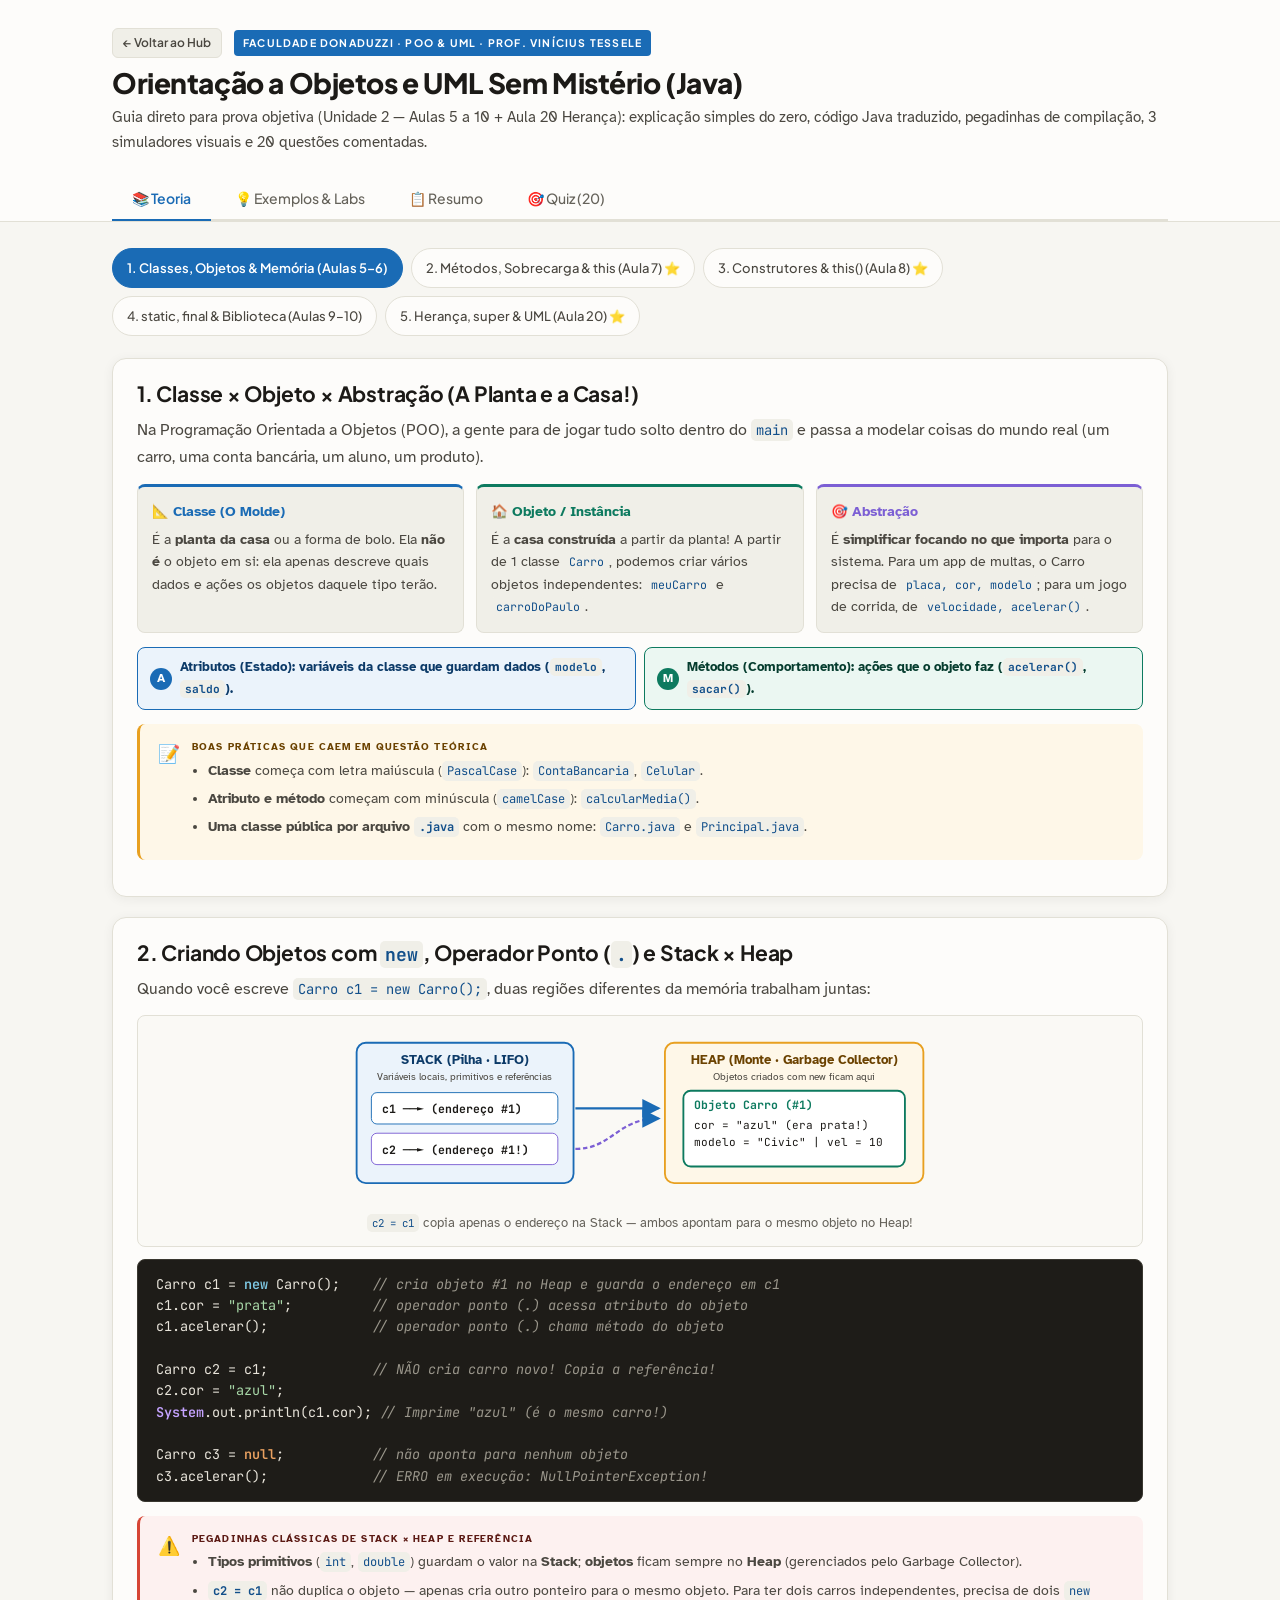
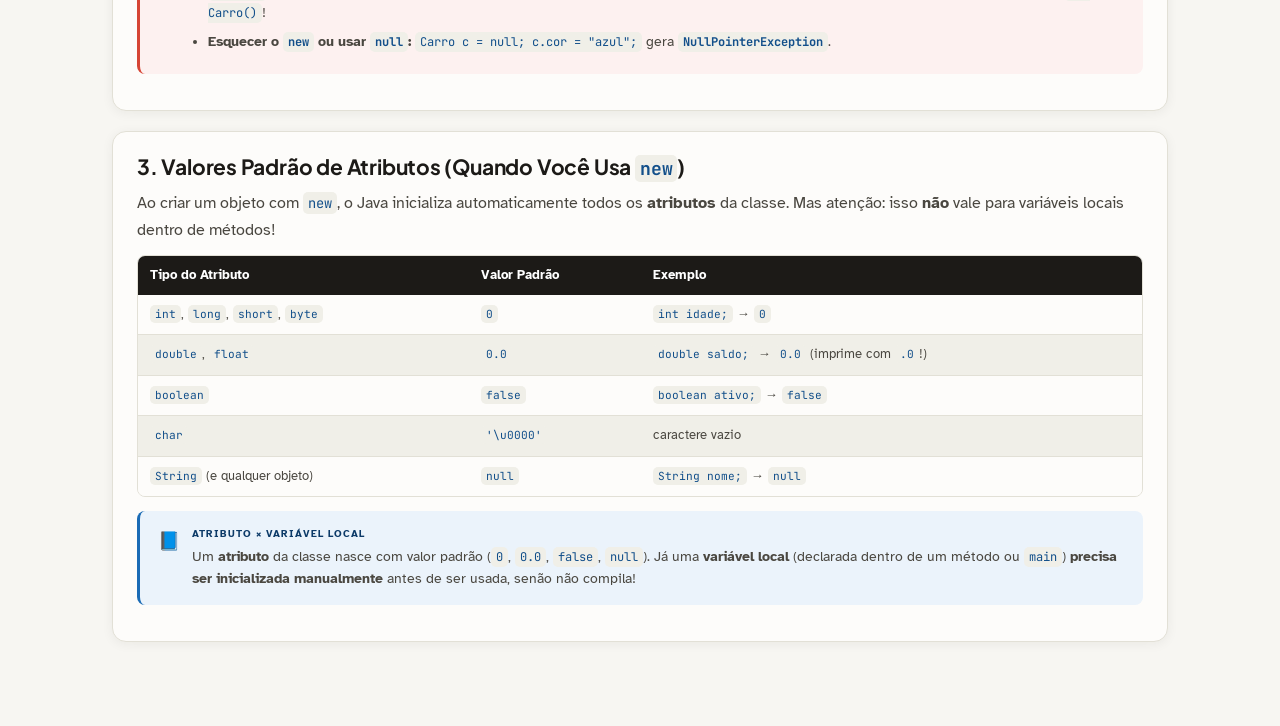
<file: disciplinas/orientacao-a-objetos-uml.html>
<!doctype html>
<html lang="pt-BR">
  <head>
    <meta charset="UTF-8" />
    <meta name="viewport" content="width=device-width, initial-scale=1.0" />
    <title>Orientação a Objetos e UML — Guia Completo para Prova</title>
    <link
      href="https://fonts.googleapis.com/css2?family=Atkinson+Hyperlegible:ital,wght@0,400;0,700;1,400;1,700&family=JetBrains+Mono:wght@400;500;600&family=Plus+Jakarta+Sans:wght@500;600;700;800&display=swap"
      rel="stylesheet"
    />
    <link rel="stylesheet" href="../assets/css/study-guide.css" />
    <style>
      .mem-grid {
        display: grid;
        grid-template-columns: 1fr;
        gap: 12px;
        margin-top: 12px;
      }
      @media (min-width: 720px) {
        .mem-grid {
          grid-template-columns: 1fr 1.35fr;
        }
      }
      .mem-panel {
        background: #faf9f5;
        border: 1px solid var(--border);
        border-radius: var(--radius-sm);
        padding: 12px;
      }
      .mem-panel h4 {
        font-family: 'Plus Jakarta Sans', sans-serif;
        font-size: 13px;
        font-weight: 700;
        text-transform: uppercase;
        letter-spacing: 0.7px;
        margin-bottom: 10px;
        display: flex;
        align-items: center;
        justify-content: space-between;
      }
      .mem-slot {
        background: var(--surface);
        border: 1px solid var(--border);
        border-left: 3px solid var(--blue);
        border-radius: 6px;
        padding: 8px 10px;
        margin-bottom: 8px;
        font-family: 'JetBrains Mono', monospace;
        font-size: 12.5px;
      }
      .mem-slot.null-slot {
        border-left-color: var(--error);
        background: var(--error-soft);
      }
      .mem-obj {
        background: var(--surface);
        border: 2px solid var(--green);
        border-radius: 8px;
        padding: 9px 11px;
        margin-bottom: 8px;
        font-family: 'JetBrains Mono', monospace;
        font-size: 12.5px;
      }
      .mem-obj.shared {
        border-color: var(--purple);
        box-shadow: 0 0 0 2px var(--purple-soft);
      }
      .mem-obj.static-box {
        border-color: var(--amber);
        background: var(--amber-soft);
      }
      .mem-obj-head {
        font-weight: 700;
        font-size: 12px;
        margin-bottom: 4px;
        color: var(--text);
        display: flex;
        justify-content: space-between;
        gap: 8px;
      }
      .sim-log.ok {
        background: var(--green-soft);
        border-left-color: var(--green);
        color: var(--green-text);
      }
      .sim-log.err {
        background: var(--error-soft);
        border-left-color: var(--error);
        color: var(--error-text);
      }
      .layer-box {
        border: 2px solid var(--blue);
        border-radius: 12px;
        padding: 12px;
        background: var(--blue-soft);
        text-align: center;
      }
      .layer-inner {
        background: var(--surface);
        border: 1.5px solid var(--border);
        border-radius: 8px;
        padding: 8px 10px;
        margin-top: 8px;
        font-family: 'JetBrains Mono', monospace;
        font-size: 12.5px;
      }
    </style>
  </head>
  <body data-lang="java">
    <div class="topbar">
      <div class="header">
        <div class="header-top-row">
          <a class="hub-back" href="../index.html">← Voltar ao Hub</a>
          <div class="header-tag">Faculdade Donaduzzi · POO &amp; UML · Prof. Vinícius Tessele</div>
        </div>
        <h1>Orientação a Objetos e UML Sem Mistério (Java)</h1>
        <p>
          Guia direto para prova objetiva (Unidade 2 — Aulas 5 a 10 + Aula 20 Herança): explicação simples do zero,
          código Java traduzido, pegadinhas de compilação, 3 simuladores visuais e 20 questões comentadas.
        </p>
      </div>

      <div class="nav-container">
        <nav class="tabs" role="tablist">
          <button class="tab-btn active" onclick="showTab('teoria', this)">📚 Teoria</button>
          <button class="tab-btn" onclick="showTab('exemplos', this)">💡 Exemplos &amp; Labs</button>
          <button class="tab-btn" onclick="showTab('resumo', this)">📋 Resumo</button>
          <button class="tab-btn" onclick="showTab('quiz', this)">🎯 Quiz (20)</button>
        </nav>
      </div>
    </div>

    <div class="container">
      <!-- =================== ABA 1: TEORIA =================== -->
      <div id="teoria" class="tab-panel active">
        <div class="subtabs" id="teoria-subtabs">
          <button class="subtab-btn active" onclick="showSubtab('teoria', 't-classes', this)">
            1. Classes, Objetos &amp; Memória (Aulas 5–6)
          </button>
          <button class="subtab-btn" onclick="showSubtab('teoria', 't-metodos', this)">
            2. Métodos, Sobrecarga &amp; this (Aula 7) ⭐
          </button>
          <button class="subtab-btn" onclick="showSubtab('teoria', 't-construtores', this)">
            3. Construtores &amp; this() (Aula 8) ⭐
          </button>
          <button class="subtab-btn" onclick="showSubtab('teoria', 't-static', this)">
            4. static, final &amp; Biblioteca (Aulas 9–10)
          </button>
          <button class="subtab-btn" onclick="showSubtab('teoria', 't-heranca', this)">
            5. Herança, super &amp; UML (Aula 20) ⭐
          </button>
        </div>

        <!-- ========== SUB 1: CLASSES, OBJETOS & MEMÓRIA ========== -->
        <div id="t-classes" class="subpanel active">
          <div class="card">
            <h2>1. Classe × Objeto × Abstração (A Planta e a Casa!)</h2>
            <p>
              Na Programação Orientada a Objetos (POO), a gente para de jogar tudo solto dentro do <code>main</code> e
              passa a modelar coisas do mundo real (um carro, uma conta bancária, um aluno, um produto).
            </p>
            <div class="grid-3">
              <div class="mini-card" style="border-top: 3px solid var(--blue)">
                <h4 style="color: var(--blue)">📐 Classe (O Molde)</h4>
                <p>
                  É a <strong>planta da casa</strong> ou a forma de bolo. Ela <strong>não é</strong> o objeto em si: ela
                  apenas descreve quais dados e ações os objetos daquele tipo terão.
                </p>
              </div>
              <div class="mini-card" style="border-top: 3px solid var(--green)">
                <h4 style="color: var(--green)">🏠 Objeto / Instância</h4>
                <p>
                  É a <strong>casa construída</strong> a partir da planta! A partir de 1 classe <code>Carro</code>,
                  podemos criar vários objetos independentes: <code>meuCarro</code> e <code>carroDoPaulo</code>.
                </p>
              </div>
              <div class="mini-card" style="border-top: 3px solid var(--purple)">
                <h4 style="color: var(--purple)">🎯 Abstração</h4>
                <p>
                  É <strong>simplificar focando no que importa</strong> para o sistema. Para um app de multas, o Carro
                  precisa de <code>placa, cor, modelo</code>; para um jogo de corrida, de <code>velocidade, acelerar()</code>.
                </p>
              </div>
            </div>

            <div class="flow-grid" style="grid-template-columns: repeat(auto-fit, minmax(220px, 1fr))">
              <div class="flow-step" style="background: var(--blue-soft); border-color: var(--blue); color: #0c3a68">
                <span class="flow-num" style="background: var(--blue)">A</span>
                <span><strong>Atributos (Estado):</strong> variáveis da classe que guardam dados (<code>modelo</code>, <code>saldo</code>).</span>
              </div>
              <div class="flow-step" style="background: var(--green-soft); border-color: var(--green); color: var(--green-text)">
                <span class="flow-num" style="background: var(--green)">M</span>
                <span><strong>Métodos (Comportamento):</strong> ações que o objeto faz (<code>acelerar()</code>, <code>sacar()</code>).</span>
              </div>
            </div>

            <div class="box box-dica">
              <div class="box-icon">📝</div>
              <div class="box-content">
                <div class="box-label">Boas Práticas que Caem em Questão Teórica</div>
                <ul>
                  <li><strong>Classe</strong> começa com letra maiúscula (<code>PascalCase</code>): <code>ContaBancaria</code>, <code>Celular</code>.</li>
                  <li><strong>Atributo e método</strong> começam com minúscula (<code>camelCase</code>): <code>calcularMedia()</code>.</li>
                  <li><strong>Uma classe pública por arquivo <code>.java</code></strong> com o mesmo nome: <code>Carro.java</code> e <code>Principal.java</code>.</li>
                </ul>
              </div>
            </div>
          </div>

          <div class="card">
            <h2>2. Criando Objetos com <code>new</code>, Operador Ponto (<code>.</code>) e Stack × Heap</h2>
            <p>
              Quando você escreve <code>Carro c1 = new Carro();</code>, duas regiões diferentes da memória trabalham juntas:
            </p>
            <div class="diagram-wrap">
              <svg viewBox="0 0 650 185" width="600" aria-label="Memória Stack e Heap em Java">
                <defs>
                  <marker id="arr-mem" markerWidth="8" markerHeight="8" refX="7" refY="4" orient="auto">
                    <path d="M0,0 L8,4 L0,8 z" fill="#1a6bb5" />
                  </marker>
                </defs>
                <!-- Stack -->
                <rect x="18" y="16" width="235" height="152" rx="10" fill="#ebf3fb" stroke="#1a6bb5" stroke-width="2" />
                <text x="135" y="39" text-anchor="middle" fill="#0c3a68" font-weight="bold" font-size="14">STACK (Pilha · LIFO)</text>
                <text x="135" y="56" text-anchor="middle" fill="#4a4740" font-size="11">Variáveis locais, primitivos e referências</text>
                <rect x="34" y="70" width="202" height="34" rx="6" fill="#fff" stroke="#1a6bb5" />
                <text x="46" y="92" fill="#1c1a17" font-family="JetBrains Mono, monospace" font-size="12.5" font-weight="bold">c1 ──► (endereço #1)</text>
                <rect x="34" y="114" width="202" height="34" rx="6" fill="#fff" stroke="#7c5fd4" />
                <text x="46" y="136" fill="#1c1a17" font-family="JetBrains Mono, monospace" font-size="12.5" font-weight="bold">c2 ──► (endereço #1!)</text>

                <!-- Seta -->
                <line x1="255" y1="87" x2="345" y2="87" stroke="#1a6bb5" stroke-width="2.5" marker-end="url(#arr-mem)" />
                <path d="M 255 131 C 295 131, 300 98, 345 98" fill="none" stroke="#7c5fd4" stroke-width="2.5" stroke-dasharray="5,3" marker-end="url(#arr-mem)" />

                <!-- Heap -->
                <rect x="352" y="16" width="280" height="152" rx="10" fill="#fef7e8" stroke="#e8a020" stroke-width="2" />
                <text x="492" y="39" text-anchor="middle" fill="#6b4200" font-weight="bold" font-size="14">HEAP (Monte · Garbage Collector)</text>
                <text x="492" y="56" text-anchor="middle" fill="#4a4740" font-size="11">Objetos criados com new ficam aqui</text>
                <rect x="372" y="68" width="240" height="82" rx="8" fill="#fff" stroke="#0d7a5f" stroke-width="2" />
                <text x="384" y="88" fill="#0d7a5f" font-family="JetBrains Mono, monospace" font-size="12.5" font-weight="bold">Objeto Carro (#1)</text>
                <text x="384" y="109" fill="#1c1a17" font-family="JetBrains Mono, monospace" font-size="12">cor = "azul"  (era prata!)</text>
                <text x="384" y="128" fill="#1c1a17" font-family="JetBrains Mono, monospace" font-size="12">modelo = "Civic" | vel = 10</text>
              </svg>
              <div class="diagram-caption"><code>c2 = c1</code> copia apenas o endereço na Stack — ambos apontam para o mesmo objeto no Heap!</div>
            </div>

            <pre class="code-block"><code>Carro c1 = new Carro();    // cria objeto #1 no Heap e guarda o endereço em c1
c1.cor = "prata";          // operador ponto (.) acessa atributo do objeto
c1.acelerar();             // operador ponto (.) chama método do objeto

Carro c2 = c1;             // NÃO cria carro novo! Copia a referência!
c2.cor = "azul";
System.out.println(c1.cor); // Imprime "azul" (é o mesmo carro!)

Carro c3 = null;           // não aponta para nenhum objeto
c3.acelerar();             // ERRO em execução: NullPointerException!</code></pre>

            <div class="box box-pegadinha">
              <div class="box-icon">⚠️</div>
              <div class="box-content">
                <div class="box-label">Pegadinhas Clássicas de Stack × Heap e Referência</div>
                <ul>
                  <li><strong>Tipos primitivos</strong> (<code>int</code>, <code>double</code>) guardam o valor na <strong>Stack</strong>; <strong>objetos</strong> ficam sempre no <strong>Heap</strong> (gerenciados pelo Garbage Collector).</li>
                  <li><strong><code>c2 = c1</code></strong> não duplica o objeto — apenas cria outro ponteiro para o mesmo objeto. Para ter dois carros independentes, precisa de dois <code>new Carro()</code>!</li>
                  <li><strong>Esquecer o <code>new</code> ou usar <code>null</code>:</strong> <code>Carro c = null; c.cor = "azul";</code> gera <strong><code>NullPointerException</code></strong>.</li>
                </ul>
              </div>
            </div>
          </div>

          <div class="card">
            <h2>3. Valores Padrão de Atributos (Quando Você Usa <code>new</code>)</h2>
            <p>
              Ao criar um objeto com <code>new</code>, o Java inicializa automaticamente todos os <strong>atributos</strong> da classe.
              Mas atenção: isso <strong>não</strong> vale para variáveis locais dentro de métodos!
            </p>
            <div class="table-scroll">
              <table class="resumo-table">
                <thead>
                  <tr>
                    <th>Tipo do Atributo</th>
                    <th>Valor Padrão</th>
                    <th>Exemplo</th>
                  </tr>
                </thead>
                <tbody>
                  <tr>
                    <td><code>int</code>, <code>long</code>, <code>short</code>, <code>byte</code></td>
                    <td><code>0</code></td>
                    <td><code>int idade;</code> → <code>0</code></td>
                  </tr>
                  <tr>
                    <td><code>double</code>, <code>float</code></td>
                    <td><code>0.0</code></td>
                    <td><code>double saldo;</code> → <code>0.0</code> (imprime com <code>.0</code>!)</td>
                  </tr>
                  <tr>
                    <td><code>boolean</code></td>
                    <td><code>false</code></td>
                    <td><code>boolean ativo;</code> → <code>false</code></td>
                  </tr>
                  <tr>
                    <td><code>char</code></td>
                    <td><code>'\u0000'</code></td>
                    <td>caractere vazio</td>
                  </tr>
                  <tr>
                    <td><code>String</code> (e qualquer objeto)</td>
                    <td><code>null</code></td>
                    <td><code>String nome;</code> → <code>null</code></td>
                  </tr>
                </tbody>
              </table>
            </div>
            <div class="box box-conceito">
              <div class="box-icon">📘</div>
              <div class="box-content">
                <div class="box-label">Atributo × Variável Local</div>
                <p>
                  Um <strong>atributo</strong> da classe nasce com valor padrão (<code>0</code>, <code>0.0</code>, <code>false</code>, <code>null</code>).
                  Já uma <strong>variável local</strong> (declarada dentro de um método ou <code>main</code>) <strong>precisa ser inicializada manualmente</strong> antes de ser usada, senão não compila!
                </p>
              </div>
            </div>
          </div>
        </div>

        <!-- ========== SUB 2: MÉTODOS, SOBRECARGA & THIS ========== -->
        <div id="t-metodos" class="subpanel">
          <div class="card">
            <h2>1. Métodos <code>void</code> × Métodos com Retorno + Parâmetros</h2>
            <p>
              Métodos são as ações do objeto. Em Java, a primeira palavra da assinatura diz se o método devolve alguma resposta ou só executa uma tarefa.
            </p>
            <div class="grid-2">
              <div class="mini-card" style="border-top: 3px solid var(--blue)">
                <h4 style="color: var(--blue)">⚙️ <code>void</code> — Só executa</h4>
                <p>Não devolve nenhum valor. Usado para imprimir ou alterar atributos do próprio objeto.</p>
                <pre class="code-block"><code>void depositar(double valor) {
    saldo += valor;
}</code></pre>
              </div>
              <div class="mini-card" style="border-top: 3px solid var(--green)">
                <h4 style="color: var(--green)">↩️ Com Tipo — Devolve valor</h4>
                <p>O tipo (<code>double</code>, <code>boolean</code>, <code>String</code>) substitui <code>void</code> e usa <code>return</code>.</p>
                <pre class="code-block"><code>boolean sacar(double valor) {
    if (valor &lt;= saldo) {
        saldo -= valor;
        return true;
    }
    return false;
}</code></pre>
              </div>
            </div>
            <div class="box box-analogia">
              <div class="box-icon">💡</div>
              <div class="box-content">
                <div class="box-label">Detalhes Importantes dos Slides (Aulas 6 e 7)</div>
                <ul>
                  <li><strong><code>return</code> encerra o método imediatamente</strong> e devolve o resultado para quem chamou (pode guardar em variável ou imprimir direto).</li>
                  <li><strong>Método chama método:</strong> dentro da mesma classe, <code>situacao()</code> pode chamar <code>calcularMedia()</code> diretamente.</li>
                  <li><strong>Objeto como parâmetro:</strong> um método pode receber outro objeto! Ex: <code>atacar(Jogador alvo)</code> chama <code>alvo.receberDano(this.ataque)</code>.</li>
                </ul>
              </div>
            </div>
          </div>

          <div class="card">
            <h2>2. Sobrecarga de Métodos (Overloading)</h2>
            <p>
              <strong>Sobrecarga</strong> é criar <strong>dois ou mais métodos com o mesmo nome na mesma classe</strong>, mas com
              <strong>lista de parâmetros diferente</strong> (quantidade diferente ou tipos diferentes). O Java escolhe qual chamar olhando os argumentos!
            </p>
            <pre class="code-block"><code>class Calculadora {
    int somar(int a, int b) { return a + b; }          // 2 inteiros
    double somar(double a, double b) { return a + b; } // tipos diferentes -> OK!
    int somar(int a, int b, int c) { return a + b + c; } // quantidade diferente -> OK!
}

class ContaBancaria {
    void depositar(double valor) { ... }
    void depositar(double valor, String descricao) { ... } // sobrecarga válida!
}</code></pre>

            <div class="box box-pegadinha">
              <div class="box-icon">⚠️</div>
              <div class="box-content">
                <div class="box-label">Pegadinha Clássica de Prova: Só Mudar o Retorno NÃO Compila!</div>
                <p>
                  Se você tiver <code>int somar(int a, int b)</code> e <code>double somar(int a, int b)</code> na mesma classe,
                  <strong>dá ERRO DE COMPILAÇÃO</strong>! Mudar apenas o tipo de retorno (mantendo nome e parâmetros idênticos)
                  <strong>NÃO</strong> é sobrecarga válida.
                </p>
              </div>
            </div>
          </div>

          <div class="card">
            <h2>3. A Palavra-chave <code>this</code> (Os 3 Usos)</h2>
            <p>
              <code>this</code> significa <strong>"este objeto aqui"</strong> (é a referência para o próprio objeto que está executando o método).
            </p>
            <div class="grid-2">
              <div class="mini-card" style="border-top: 3px solid var(--error)">
                <h4 style="color: var(--error)">❌ Sem <code>this</code> — Armadilha!</h4>
                <pre class="code-block"><code>void setNome(String nome) {
    nome = nome; // atribui o parâmetro a ele mesmo!
} // o atributo da classe NÃO muda!</code></pre>
              </div>
              <div class="mini-card" style="border-top: 3px solid var(--green)">
                <h4 style="color: var(--green)">✅ Com <code>this</code> — Correto!</h4>
                <pre class="code-block"><code>void setNome(String nome) {
    this.nome = nome; // atributo = parâmetro
}</code></pre>
              </div>
            </div>
            <ul>
              <li><strong>1. Resolver ambiguidade:</strong> quando o parâmetro tem o mesmo nome do atributo (<code>this.nome = nome</code>).</li>
              <li><strong>2. Encadear construtores:</strong> <code>this(...)</code> dentro de um construtor chama outro construtor da mesma classe.</li>
              <li><strong>3. Passar o próprio objeto:</strong> <code>metodo(this)</code> envia a referência do objeto atual para outro método.</li>
            </ul>
          </div>
        </div>

        <!-- ========== SUB 3: CONSTRUTORES & THIS(...) ========== -->
        <div id="t-construtores" class="subpanel">
          <div class="card">
            <h2>1. O que é um Construtor? (E as 2 Regras de Sintaxe!)</h2>
            <p>
              Sem construtor, você precisa criar o objeto vazio e preencher atributo por atributo em várias linhas (e corre o risco de esquecer algum).
              O <strong>construtor</strong> é um bloco especial chamado <strong>automaticamente no momento do <code>new</code></strong> para o objeto já nascer inicializado!
            </p>
            <div class="flow-grid" style="grid-template-columns: repeat(auto-fit, minmax(220px, 1fr))">
              <div class="flow-step" style="background: var(--blue-soft); border-color: var(--blue); color: #0c3a68">
                <span class="flow-num" style="background: var(--blue)">1</span>
                <span><strong>Mesmo nome da classe:</strong> classe <code>Carro</code> → construtor <code>Carro(...)</code>.</span>
              </div>
              <div class="flow-step" style="background: var(--error-soft); border-color: var(--error); color: var(--error-text)">
                <span class="flow-num" style="background: var(--error)">2</span>
                <span><strong>NÃO tem retorno — nem <code>void</code>!</strong> Se colocar <code>void</code>, vira método comum!</span>
              </div>
            </div>

            <pre class="code-block"><code>public class Carro {
    String modelo;
    String cor;
    int velocidade;

    // Construtor parametrizado: mesmo nome da classe, SEM void!
    Carro(String modelo, String cor) {
        this.modelo = modelo;
        this.cor = cor;
        this.velocidade = 0;
    }
}
// No main:
Carro c = new Carro("Fusca", "azul"); // já nasce pronto!</code></pre>
          </div>

          <div class="card">
            <h2>2. Construtor Padrão (Default) × Construtor Parametrizado</h2>
            <p>
              Esta é uma das questões mais clássicas de prova objetiva em Java. Entenda o comportamento automático do compilador:
            </p>
            <div class="grid-2">
              <div class="mini-card" style="border-top: 3px solid var(--blue)">
                <h4 style="color: var(--blue)">🤖 Quando você NÃO escreve nenhum</h4>
                <p>
                  Se a classe não tiver nenhum construtor escrito, o Java cria um <strong>construtor padrão implícito</strong> sem parâmetros (<code>public Carro() {}</code>). Os atributos ficam com valores padrão (<code>null</code>, <code>0</code>, <code>false</code>).
                </p>
              </div>
              <div class="mini-card" style="border-top: 3px solid var(--error)">
                <h4 style="color: var(--error)">💥 Quando você escreve UM parametrizado</h4>
                <p>
                  O construtor padrão implícito <strong>DESAPARECE</strong>! Se você criou <code>Carro(String m)</code> e não escreveu <code>Carro() {}</code>, chamar <code>new Carro()</code> vazio dá <strong>ERRO DE COMPILAÇÃO</strong>!
                </p>
              </div>
            </div>
          </div>

          <div class="card">
            <h2>3. Sobrecarga de Construtores e Encadeamento <code>this(...)</code></h2>
            <p>
              Assim como métodos, uma classe pode ter <strong>vários construtores</strong> com parâmetros diferentes (sobrecarga de construtores).
              Para não repetir código entre eles, um construtor pode chamar outro da mesma classe usando <code>this(...)</code>.
            </p>
            <pre class="code-block"><code>public class Produto {
    String nome;
    double preco;
    int estoque;

    Produto() {
        this("Sem nome", 0.0, 0); // chama o construtor de 3 parâmetros!
    }

    Produto(String nome, double preco) {
        this(nome, preco, 0); // DEVE ser a 1a linha do construtor!
    }

    Produto(String nome, double preco, int estoque) {
        this.nome = nome;
        this.preco = preco;
        this.estoque = estoque;
    }
}</code></pre>
            <div class="box box-pegadinha">
              <div class="box-icon">⚠️</div>
              <div class="box-content">
                <div class="box-label">Regra de Ouro do <code>this(...)</code></div>
                <p>
                  A chamada <code>this(...)</code> precisa ser obrigatoriamente a <strong>primeira linha</strong> dentro do construtor.
                  Se houver qualquer outra linha antes dela, o código <strong>não compila</strong>.
                </p>
              </div>
            </div>
          </div>
        </div>

        <!-- ========== SUB 4: STATIC, FINAL & BIBLIOTECA ========== -->
        <div id="t-static" class="subpanel">
          <div class="card">
            <h2>1. Membros de Instância × Membros <code>static</code> (Da Classe)</h2>
            <p>
              Atributos normais (de instância) existem uma vez para cada objeto criado. Já um membro <strong><code>static</code> pertence à CLASSE inteira</strong>: existe uma única cópia na memória compartilhada por todos os objetos!
            </p>
            <div class="table-scroll">
              <table class="resumo-table">
                <thead>
                  <tr>
                    <th>Critério</th>
                    <th>Membro de Instância (sem <code>static</code>)</th>
                    <th>Membro <code>static</code> (da Classe)</th>
                  </tr>
                </thead>
                <tbody>
                  <tr>
                    <td><strong>Pertence a</strong></td>
                    <td>Cada objeto individual</td>
                    <td>À classe inteira</td>
                  </tr>
                  <tr>
                    <td><strong>Como acessar</strong></td>
                    <td><code>objeto.atributo</code> / <code>objeto.metodo()</code></td>
                    <td><code>Classe.atributo</code> / <code>Classe.metodo()</code></td>
                  </tr>
                  <tr>
                    <td><strong>Memória</strong></td>
                    <td>Uma cópia por objeto criado</td>
                    <td>Uma única cópia compartilhada</td>
                  </tr>
                  <tr>
                    <td><strong>Pode usar <code>this</code>?</strong></td>
                    <td><span class="badge badge-green">Sim</span></td>
                    <td><span class="badge badge-red">Não</span></td>
                  </tr>
                  <tr>
                    <td><strong>Exemplos dos slides</strong></td>
                    <td><code>nome</code>, <code>saldo</code>, <code>cor</code></td>
                    <td><code>totalCarros</code>, <code>Math.PI</code>, <code>Math.sqrt(4)</code></td>
                  </tr>
                </tbody>
              </table>
            </div>

            <pre class="code-block"><code>public class Carro {
    String modelo;                 // de instância (cada carro tem o seu)
    static int totalCarros = 0;    // da classe (um contador único para todos)

    Carro(String modelo) {
        this.modelo = modelo;
        totalCarros++;             // incrementa a cada new Carro()
    }

    static void exibirTotal() {
        System.out.println("Total: " + totalCarros);
        // System.out.println(modelo);     // ERRO! static não acessa atributo de instância!
        // System.out.println(this.modelo); // ERRO! static não tem this!
    }
}</code></pre>

            <div class="box box-pegadinha">
              <div class="box-icon">⚠️</div>
              <div class="box-content">
                <div class="box-label">Pegadinha Nº 1 de <code>static</code></div>
                <p>
                  Um método <code>static</code> <strong>NÃO pode acessar atributos de instância nem usar <code>this</code></strong>!
                  Motivo lógico: você chama <code>Carro.exibirTotal()</code> sem precisar de nenhum objeto — então o método não tem como saber de qual carro seria o <code>this.modelo</code>!
                </p>
              </div>
            </div>
          </div>

          <div class="card">
            <h2>2. Constantes com <code>final</code> (<code>static final</code> × <code>final</code> de Instância)</h2>
            <p>
              A palavra-chave <code>final</code> transforma um atributo em <strong>imutável depois de atribuído</strong>: tentar alterar seu valor depois gera <strong>erro de compilação</strong>.
            </p>
            <div class="grid-2">
              <div class="mini-card" style="border-top: 3px solid var(--amber)">
                <h4 style="color: var(--amber-text)">🔒 <code>static final</code> (Constante de Classe)</h4>
                <p>
                  Valor fixo, único para a classe inteira e que nunca muda. Convenção: <code>NOME_EM_MAIUSCULAS</code>.<br />
                  Ex: <code>static final double TAXA_JUROS = 0.015;</code>, <code>Math.PI</code>, <code>MAX_LIVROS = 100</code>.
                </p>
              </div>
              <div class="mini-card" style="border-top: 3px solid var(--purple)">
                <h4 style="color: var(--purple)">🪪 <code>final</code> sem <code>static</code> (Constante de Instância)</h4>
                <p>
                  Cada objeto tem o seu valor próprio (ex: CPF, matrícula, ISBN, número da conta), definido <strong>uma única vez no construtor</strong> e nunca mais alterado!<br />
                  Ex: <code>c1.numero = 99; // ERRO!</code>
                </p>
              </div>
            </div>

            <h3>Como tudo se junta no Sistema de Biblioteca (Aula 10)</h3>
            <pre class="code-block"><code>public class Livro {
    String titulo, autor;
    final String isbn;       // constante de instância: cada livro tem o seu, nunca muda
    boolean emprestado;

    Livro(String titulo, String autor, String isbn) {
        this.titulo = titulo;
        this.autor = autor;
        this.isbn = isbn;    // atribuído uma única vez aqui no construtor!
        this.emprestado = false;
    }

    void exibir() {
        System.out.println(titulo + " - " + (emprestado ? "EMPRESTADO" : "DISPONÍVEL"));
    }
}</code></pre>
          </div>
        </div>

        <!-- ========== SUB 5: HERANÇA, SUPER & UML ========== -->
        <div id="t-heranca" class="subpanel">
          <div class="card">
            <h2>1. Por que Herança? E a Regra de Ouro: "É UM" × "TEM UM"</h2>
            <p>
              Imagine escrever <code>nome</code>, <code>cpf</code> e <code>apresentar()</code> repetidos em <code>Aluno</code>, <code>Professor</code> e <code>Funcionario</code>.
              A <strong>herança</strong> coloca o que é comum em uma <strong>superclasse</strong> (classe geral, ex: <code>Pessoa</code>) e deixa apenas o que é específico nas <strong>subclasses</strong> (classes filhas).
            </p>

            <div class="grid-2">
              <div class="mini-card" style="border-top: 3px solid var(--green)">
                <h4 style="color: var(--green)">✅ Regra do "É UM" → Use Herança (<code>extends</code>)</h4>
                <ul>
                  <li><code>Carro</code> <strong>É UM</strong> <code>Veículo</code></li>
                  <li><code>Aluno</code> <strong>É UMA</strong> <code>Pessoa</code></li>
                  <li><code>Cachorro</code> <strong>É UM</strong> <code>Animal</code></li>
                  <li><code>ContaCorrente</code> <strong>É UMA</strong> <code>Conta</code></li>
                </ul>
              </div>
              <div class="mini-card" style="border-top: 3px solid var(--error)">
                <h4 style="color: var(--error)">❌ Relação "TEM UM" → Use Composição!</h4>
                <ul>
                  <li><code>Motor É UM Carro</code> ✗ (Carro <strong>TEM UM</strong> Motor)</li>
                  <li><code>Endereço É UMA Pessoa</code> ✗ (Pessoa <strong>TEM UM</strong> Endereço)</li>
                  <li><code>Livro É UMA Biblioteca</code> ✗ (Biblioteca <strong>TEM</strong> Livros)</li>
                  <li><code>Teclado É UM Computador</code> ✗</li>
                </ul>
              </div>
            </div>

            <div class="box box-pegadinha">
              <div class="box-icon">⚠️</div>
              <div class="box-content">
                <div class="box-label">Pegadinha Conceitual da Aula 20</div>
                <p>
                  <strong>Reaproveitar código sozinho NÃO justifica herança!</strong> Só use <code>extends</code> quando a subclasse for realmente uma versão especializada da superclasse ("É UM"). Além disso, <strong>Java NÃO permite herança múltipla de classes</strong>: <code>class Smartphone extends Camera, Telefone</code> é <strong>inválido (erro de compilação)</strong>!
                </p>
              </div>
            </div>
          </div>

          <div class="card">
            <h2>2. Notação UML de Herança (Como Aparece nos Slides)</h2>
            <p>
              Nos diagramas UML das aulas, cada classe é um retângulo dividido em 3 partes e a herança é desenhada com uma seta que aponta <strong>do filho para o pai</strong>:
            </p>
            <div class="diagram-wrap">
              <svg viewBox="0 0 640 240" width="580" aria-label="Diagrama UML de Herança">
                <defs>
                  <marker id="uml-tri" markerWidth="12" markerHeight="12" refX="11" refY="6" orient="auto">
                    <path d="M0,1 L11,6 L0,11 z" fill="#ffffff" stroke="#0d7a5f" stroke-width="1.5" />
                  </marker>
                </defs>
                <!-- Superclasse Animal -->
                <rect x="200" y="14" width="240" height="82" rx="4" fill="#fff" stroke="#1c2f4a" stroke-width="2" />
                <rect x="200" y="14" width="240" height="28" rx="4" fill="#1c2f4a" />
                <text x="320" y="33" text-anchor="middle" fill="#fff" font-weight="bold" font-size="14">Animal (Superclasse)</text>
                <text x="212" y="60" fill="#1c1a17" font-family="JetBrains Mono, monospace" font-size="12.5">- nome: String</text>
                <line x1="200" y1="70" x2="440" y2="70" stroke="#e2e0d6" />
                <text x="212" y="87" fill="#1c1a17" font-family="JetBrains Mono, monospace" font-size="12.5">+ emitirSom()</text>

                <!-- Seta para cima (triângulo na superclasse!) -->
                <line x1="320" y1="146" x2="320" y2="99" stroke="#0d7a5f" stroke-width="2.5" marker-end="url(#uml-tri)" />

                <!-- Subclasse Cachorro -->
                <rect x="200" y="146" width="240" height="82" rx="4" fill="#fff" stroke="#0d7a5f" stroke-width="2" />
                <rect x="200" y="146" width="240" height="28" rx="4" fill="#0d7a5f" />
                <text x="320" y="165" text-anchor="middle" fill="#fff" font-weight="bold" font-size="14">Cachorro (Subclasse)</text>
                <text x="212" y="192" fill="#1c1a17" font-family="JetBrains Mono, monospace" font-size="12.5">- raca: String</text>
                <line x1="200" y1="202" x2="440" y2="202" stroke="#e2e0d6" />
                <text x="212" y="219" fill="#1c1a17" font-family="JetBrains Mono, monospace" font-size="12.5">+ abanarRabo()</text>

                <!-- Legendas -->
                <text x="458" y="45" fill="#1c2f4a" font-size="12.5" font-weight="bold">Símbolos UML nos slides:</text>
                <text x="458" y="65" fill="#4a4740" font-size="12">-  = private (privado)</text>
                <text x="458" y="83" fill="#4a4740" font-size="12">+  = public (público)</text>
                <text x="458" y="124" fill="#0d7a5f" font-size="12.5" font-weight="bold">Triângulo aponta p/ o PAI!</text>
                <text x="458" y="142" fill="#4a4740" font-size="12">Lê-se: Cachorro É UM Animal</text>
              </svg>
              <div class="diagram-caption">Não erre na prova: a seta/triângulo de herança UML aponta sempre para a classe MAIS GERAL (superclasse).</div>
            </div>
            <ul>
              <li><strong>Herança em vários níveis:</strong> <code>Pessoa</code> → <code>Funcionario</code> → <code>Professor</code> (Professor É UM Funcionario e também É UMA Pessoa).</li>
              <li><strong>Herança hierárquica:</strong> várias subclasses compartilham a mesma superclasse (<code>Cachorro</code>, <code>Gato</code> e <code>Passaro</code> estendem <code>Animal</code>).</li>
            </ul>
          </div>

          <div class="card">
            <h2>3. <code>extends</code>, <code>private</code> × <code>protected</code> e Construtores com <code>super(...)</code></h2>
            <p>
              Com <code>class Aluno extends Pessoa</code>, o objeto <code>Aluno</code> contém a <strong>parte <code>Pessoa</code> + a parte específica de <code>Aluno</code></strong>.
              Mas existem 3 regras fundamentais que sempre caem em prova:
            </p>
            <div class="box box-conceito">
              <div class="box-icon">🔐</div>
              <div class="box-content">
                <div class="box-label">Regra 1: Acesso a Atributos <code>private</code> vs <code>protected</code></div>
                <p>
                  Uma subclasse <strong>NÃO acessa diretamente</strong> atributos <code>private</code> da superclasse (preserva o encapsulamento — tentar <code>nome = "Ana"</code> direto em <code>Aluno</code> dá <strong>erro</strong>!).<br />
                  <strong>Duas soluções:</strong> (1) usar métodos públicos <code>getNome()</code> / <code>setNome()</code> da superclasse, ou (2) declarar o atributo como <strong><code>protected</code></strong> (visível para a própria classe e suas subclasses).
                </p>
              </div>
            </div>

            <div class="box box-pegadinha">
              <div class="box-icon">⚠️</div>
              <div class="box-content">
                <div class="box-label">Regra 2: Construtores NÃO São Herdados — Ordem e <code>super(...)</code>!</div>
                <ul>
                  <li><strong>Ordem de execução:</strong> ao rodar <code>new B()</code> (onde <code>B extends A</code>), o Java inicializa <strong>primeiro a superclasse (A) e depois a subclasse (B)</strong>!</li>
                  <li><strong><code>super()</code> automático:</strong> se você não escrever, o Java tenta inserir <code>super()</code> vazio na 1ª linha do construtor do filho.</li>
                  <li><strong>Erro clássico:</strong> se <code>Pessoa</code> só tem <code>Pessoa(String nome)</code> (sem construtor vazio), um construtor <code>Aluno() {}</code> <strong>NÃO COMPILA</strong>! Você precisa escrever <code>super(nome);</code> na <strong>primeira instrução</strong> do construtor do filho.</li>
                  <li><strong><code>this(...)</code> × <code>super(...)</code>:</strong> nunca podem ser usados juntos no mesmo construtor como primeira chamada!</li>
                </ul>
              </div>
            </div>

            <pre class="code-block"><code>class Pessoa {
    private String nome;
    Pessoa(String nome) { this.nome = nome; }
    void apresentar() { System.out.println("Nome: " + nome); }
}

class Aluno extends Pessoa {
    private int matricula;
    Aluno(String nome, int matricula) {
        super(nome);               // 1a linha! Inicializa a parte Pessoa
        this.matricula = matricula; // depois inicializa a parte Aluno
    }

    @Override
    void apresentar() {
        super.apresentar();        // chama a versão da superclasse ("Nome: ...")
        System.out.println("Matrícula: " + matricula);
    }
}</code></pre>
          </div>

          <div class="card">
            <h2>4. Sobrescrita (<code>@Override</code>) × Sobrecarga (<code>Overload</code>)</h2>
            <p>
              Os nomes são parecidos e as provas adoram misturar os dois! Decorando esta tabela você não cai mais nessa pegadinha:
            </p>
            <div class="table-scroll">
              <table class="resumo-table">
                <thead>
                  <tr>
                    <th>Característica</th>
                    <th>Sobrescrita (<code>@Override</code>)</th>
                    <th>Sobrecarga (<code>Overload</code>)</th>
                  </tr>
                </thead>
                <tbody>
                  <tr>
                    <td><strong>Exige herança?</strong></td>
                    <td><span class="badge badge-green">Sim</span> (superclasse → subclasse)</td>
                    <td><span class="badge badge-amber">Não</span> (ocorre na mesma classe)</td>
                  </tr>
                  <tr>
                    <td><strong>Assinatura (nome + parâmetros)</strong></td>
                    <td><strong>Mesma</strong> assinatura da superclasse</td>
                    <td><strong>Mesmo nome</strong>, parâmetros <strong>diferentes</strong></td>
                  </tr>
                  <tr>
                    <td><strong>Objetivo</strong></td>
                    <td>Trocar / especializar comportamento herdado</td>
                    <td>Oferecer formas diferentes de chamar um método</td>
                  </tr>
                  <tr>
                    <td><strong>Papel de <code>@Override</code></strong></td>
                    <td>Faz o compilador avisar se o método não existir no pai (evita erro de digitação)</td>
                    <td>Não se aplica</td>
                  </tr>
                </tbody>
              </table>
            </div>
          </div>
        </div>
      </div>

      <!-- =================== ABA 2: EXEMPLOS & LABS =================== -->
      <div id="exemplos" class="tab-panel">
        <!-- LAB 1: STACK x HEAP -->
        <div class="card">
          <h2>🧠 Simulador 1: Lab Stack × Heap, Referências e <code>null</code></h2>
          <p>
            Clique passo a passo nos comandos Java abaixo e veja ao vivo o que acontece com as variáveis na <strong>Stack</strong> e os objetos no <strong>Heap</strong>!
          </p>

          <div class="sim-controls">
            <button class="sim-btn primary" onclick="memStep(1)">1. Carro c1 = new Carro("Fusca")</button>
            <button class="sim-btn primary" onclick="memStep(2)">2. Carro c2 = c1 (Cópia de ref!)</button>
            <button class="sim-btn" onclick="memStep(3)">3. c2.modelo = "Civic"</button>
            <button class="sim-btn primary" onclick="memStep(4)">4. c2 = new Carro("Gol")</button>
            <button class="sim-btn danger" onclick="memStep(5)">5. Carro c3 = null; c3.acelerar()</button>
            <button class="sim-btn" onclick="memStep(0)">↺ Resetar</button>
          </div>

          <div class="mem-grid">
            <div class="mem-panel">
              <h4 style="color: var(--blue)"><span>📚 STACK (Variáveis / Referências)</span></h4>
              <div id="memStackView"></div>
            </div>
            <div class="mem-panel">
              <h4 style="color: var(--amber-text)"><span>📦 HEAP (Objetos criados com new)</span></h4>
              <div id="memHeapView"></div>
            </div>
          </div>
          <div id="memLog" class="sim-log"></div>

          <div class="box box-dica" style="margin-top: 12px">
            <div class="box-icon">🧪</div>
            <div class="box-content">
              <div class="box-label">Teste de 20s para a Prova</div>
              <p>
                Clique em <strong>1</strong>, depois <strong>2</strong> e depois <strong>3</strong>: repare que mudar <code>c2.modelo</code> também alterou <code>c1.modelo</code> para <code>"Civic"</code>, porque na Stack os dois guardam o mesmo endereço <code>#obj1</code>! Só no passo <strong>4</strong> (com outro <code>new</code>) nasce o <code>#obj2</code> independente.
              </p>
            </div>
          </div>
        </div>

        <!-- LAB 2: RASTREADOR DE CONSTRUTORES & SUPER -->
        <div class="card">
          <h2>🧱 Simulador 2: Rastreador de Construtores, <code>super(...)</code> &amp; Erros de Compilação</h2>
          <p>
            Escolha um dos 5 cenários clássicos de prova para testar na hora se o código <strong>compila</strong>, se dá <strong>erro</strong> e qual é a ordem exata da saída no console!
          </p>

          <div class="sim-controls">
            <button class="sim-btn active" id="ctor-btn-1" onclick="selectCtorCase(1)">1. Ordem A → B (new B())</button>
            <button class="sim-btn" id="ctor-btn-2" onclick="selectCtorCase(2)">2. Erro: Sem super(nome)</button>
            <button class="sim-btn" id="ctor-btn-3" onclick="selectCtorCase(3)">3. Correção com super(nome)</button>
            <button class="sim-btn" id="ctor-btn-4" onclick="selectCtorCase(4)">4. Erro: super() na 2ª linha</button>
            <button class="sim-btn" id="ctor-btn-5" onclick="selectCtorCase(5)">5. Erro: Construtor padrão sumiu</button>
          </div>

          <div class="grid-2" style="align-items: start">
            <div>
              <pre class="code-block" style="margin-top: 0"><code id="ctorCodeView"></code></pre>
            </div>
            <div>
              <div id="ctorLayersView"></div>
              <div id="ctorLogView" class="sim-log"></div>
            </div>
          </div>
        </div>

        <!-- LAB 3: STATIC/FINAL + OVERRIDE/OVERLOAD -->
        <div class="card">
          <h2>⚡ Simulador 3: <code>static</code> × Instância e <code>@Override</code> × Sobrecarga</h2>
          <p>
            Alterne entre os dois laboratórios abaixo para fixar as diferenças que mais derrubam em questões objetivas:
          </p>

          <div class="sim-controls">
            <button class="sim-btn active" id="lab3-mode-a" onclick="setLab3Mode('static')">Modo A: static &amp; final (ContaBancaria)</button>
            <button class="sim-btn" id="lab3-mode-b" onclick="setLab3Mode('override')">Modo B: @Override × Sobrecarga</button>
          </div>

          <!-- Modo A -->
          <div id="lab3StaticPanel">
            <div class="sim-controls">
              <button class="sim-btn primary" onclick="staticOp('addAna')">+ new ContaBancaria("Ana", 1000)</button>
              <button class="sim-btn primary" onclick="staticOp('addBia')">+ new ContaBancaria("Bia", 2000)</button>
              <button class="sim-btn" onclick="staticOp('taxa1')">c1.aplicarTaxa() (-1%)</button>
              <button class="sim-btn danger" onclick="staticOp('editFinal')">c1.numero = 99 (final!)</button>
              <button class="sim-btn danger" onclick="staticOp('staticThis')">static acessar this.saldo</button>
              <button class="sim-btn" onclick="staticOp('reset')">↺ Resetar</button>
            </div>
            <div id="staticStage" class="mem-grid"></div>
            <div id="staticLog" class="sim-log"></div>
          </div>

          <!-- Modo B -->
          <div id="lab3OverridePanel" style="display: none">
            <div class="sim-controls">
              <button class="sim-btn primary" onclick="ovOp('pessoa')">Pessoa p.apresentar()</button>
              <button class="sim-btn primary" onclick="ovOp('alunoSuper')">Aluno a.apresentar() (com super)</button>
              <button class="sim-btn" onclick="ovOp('alunoSemSuper')">Aluno a.apresentar() (sem super)</button>
              <button class="sim-btn" onclick="ovOp('overloadOk')">Calculadora.somar(2.5, 3.0)</button>
              <button class="sim-btn danger" onclick="ovOp('overloadErr')">Sobrecarga só mudando retorno</button>
            </div>
            <div id="ovStage"></div>
            <div id="ovLog" class="sim-log"></div>
          </div>
        </div>
      </div>

      <!-- =================== ABA 3: RESUMO =================== -->
      <div id="resumo" class="tab-panel">
        <div class="card">
          <h2>⏱️ Roteiro Express para Prova Objetiva</h2>
          <p>Se precisar revisar tudo em 15 minutos antes da prova, concentre-se exatamente nestes 2 blocos:</p>
          <div class="grid-2" style="margin-top: 12px">
            <div class="mini-card" style="border-top: 3px solid var(--error)">
              <h4 style="color: var(--error)">🔥 Top Pegadinhas de Código (Certeza de Cair!)</h4>
              <ul>
                <li><strong>Construtores:</strong> NÃO têm retorno (nem <code>void</code>); ao criar um parametrizado, o padrão vazio <strong>desaparece</strong>.</li>
                <li><strong>Herança + Construtor:</strong> ordem é <strong>Pai → Filho</strong>; se o pai não tem construtor vazio, o filho <strong>precisa</strong> chamar <code>super(param)</code> na <strong>1ª linha</strong>.</li>
                <li><strong>Sobrecarga:</strong> mudar <em>apenas</em> o tipo de retorno dá <strong>erro de compilação</strong>.</li>
                <li><strong><code>static</code>:</strong> método <code>static</code> <strong>não acessa</strong> atributo de instância nem <code>this</code>.</li>
                <li><strong><code>c2 = c1</code>:</strong> copia a referência (mesmo objeto no Heap); <code>null.metodo()</code> dá <code>NullPointerException</code>.</li>
              </ul>
            </div>
            <div class="mini-card" style="border-top: 3px solid var(--blue)">
              <h4 style="color: var(--blue)">⚡ Conceitos &amp; UML (Pontos Garantidos!)</h4>
              <ul>
                <li><strong>Classe × Objeto:</strong> classe é o molde/planta; objeto é a instância no Heap.</li>
                <li><strong>Atributos vs Locais:</strong> atributos recebem padrão (<code>0</code>, <code>0.0</code>, <code>false</code>, <code>null</code>); variáveis locais <strong>não</strong>!</li>
                <li><strong>"É UM" × "TEM UM":</strong> Herança só vale para "É UM" (<code>Aluno É UMA Pessoa</code>). <code>Carro/Motor</code> é composição ("TEM UM").</li>
                <li><strong>UML dos slides:</strong> seta com triângulo aponta para a <strong>superclasse</strong>; <code>-</code> = <code>private</code>, <code>+</code> = <code>public</code>.</li>
                <li><strong>Herança múltipla:</strong> Java <strong>não permite</strong> <code>class A extends B, C</code>.</li>
              </ul>
            </div>
          </div>
        </div>

        <div class="card">
          <h2>🗺️ Cola Rápida de Véspera de Prova</h2>

          <h3 class="section-title">1. Palavras-Chave Essenciais</h3>
          <div class="table-scroll">
            <table class="resumo-table">
              <thead>
                <tr>
                  <th>Palavra / Símbolo</th>
                  <th>Para que serve</th>
                  <th>Pegadinha para não errar</th>
                </tr>
              </thead>
              <tbody>
                <tr>
                  <td><code>new</code></td>
                  <td>Cria o objeto no Heap e devolve referência</td>
                  <td>Sem <code>new</code> (ou com <code>null</code>), acessar membro dá <code>NullPointerException</code></td>
                </tr>
                <tr>
                  <td><code>this</code></td>
                  <td>Referência ao objeto atual</td>
                  <td>Sem <code>this.nome = nome</code>, parâmetro atribui a si mesmo</td>
                </tr>
                <tr>
                  <td><code>this(...)</code></td>
                  <td>Chama outro construtor da <strong>mesma classe</strong></td>
                  <td>Deve ser a 1ª linha; não pode conviver com <code>super(...)</code> no mesmo construtor</td>
                </tr>
                <tr>
                  <td><code>static</code></td>
                  <td>Membro pertence à <strong>classe</strong> (1 cópia única)</td>
                  <td>Não acessa atributo de instância nem usa <code>this</code></td>
                </tr>
                <tr>
                  <td><code>final</code></td>
                  <td>Impede alterar o valor após inicialização</td>
                  <td><code>static final</code> = constante da classe; <code>final</code> = constante da instância (no construtor)</td>
                </tr>
                <tr>
                  <td><code>extends</code></td>
                  <td>Declara herança (<code>Sub extends Super</code>)</td>
                  <td>Java só aceita 1 superclasse por vez (sem herança múltipla de classes)</td>
                </tr>
                <tr>
                  <td><code>super(...)</code></td>
                  <td>Chama o construtor da <strong>superclasse</strong></td>
                  <td>Deve ser a 1ª linha; obrigatório se o pai não tiver construtor vazio</td>
                </tr>
                <tr>
                  <td><code>super.metodo()</code></td>
                  <td>Chama versão da superclasse dentro de método</td>
                  <td>Útil quando você sobrescreveu o método mas quer aproveitar a parte geral do pai</td>
                </tr>
                <tr>
                  <td><code>@Override</code></td>
                  <td>Indica sobrescrita de método herdado</td>
                  <td>Faz o compilador checar se a assinatura bate com a do pai</td>
                </tr>
                <tr>
                  <td><code>protected</code> / <code>-</code> / <code>+</code></td>
                  <td>Visibilidade (<code>-</code> private, <code>+</code> public)</td>
                  <td>Subclasse não acessa <code>private</code> direto; usa getters públicos ou <code>protected</code></td>
                </tr>
              </tbody>
            </table>
          </div>

          <h3 class="section-title">2. Checklist Final Antes de Marcar a Alternativa</h3>
          <div class="grid-2">
            <div class="mini-card">
              <h4>🔍 Ao ler código Java na questão</h4>
              <ul>
                <li>Tem construtor com parâmetro e chamaram <code>new Classe()</code> vazio? → <strong>Erro de compilação!</strong></li>
                <li>Tem construtor com <code>void</code> na frente? → <strong>Não é construtor</strong>, é método comum!</li>
                <li><code>super(...)</code> ou <code>this(...)</code> está depois de outra linha? → <strong>Erro de compilação!</strong></li>
                <li>Subclasse acessando atributo <code>private</code> do pai direto? → <strong>Erro de compilação!</strong></li>
              </ul>
            </div>
            <div class="mini-card">
              <h4>📐 Ao ler questão de UML e Conceitos</h4>
              <ul>
                <li>Para onde aponta o triângulo da seta UML? → Sempre para a <strong>superclasse</strong> (mais geral).</li>
                <li><code>c2 = c1</code> criou novo objeto? → <strong>Não</strong>, apenas copiou o endereço na Stack.</li>
                <li><code>double</code> sem inicialização em atributo imprime o quê? → <code>0.0</code> (com decimal!).</li>
                <li><code>Motor</code> herda de <code>Carro</code>? → <strong>Falso!</strong> Motor NÃO É UM Carro (é composição: "tem um").</li>
              </ul>
            </div>
          </div>
        </div>
      </div>

      <!-- =================== ABA 4: QUIZ =================== -->
      <div id="quiz" class="tab-panel">
        <div class="score-bar">
          <div class="score-top">
            <div class="score-stats">
              <div class="score-display" id="scoreDisplay">0/20</div>
              <div>
                <div style="font-size: 15px; font-weight: 700; color: var(--text)">Seu placar no simulado</div>
                <div class="score-label" id="scoreSubtitle" data-subtitle="POO & UML (Aulas 5–10 e 20)">
                  0 de 20 respondidas · POO &amp; UML (Aulas 5–10 e 20)
                </div>
              </div>
            </div>
            <button class="reset-btn" onclick="resetQuiz()">↺ Reiniciar Tudo</button>
          </div>
          <div class="progress-track">
            <div class="progress-fill" id="progressFill"></div>
          </div>
        </div>

        <div class="subtabs" id="quiz-filters">
          <button class="subtab-btn active" onclick="filterQuiz('all', this)">Todas (20)</button>
          <button class="subtab-btn" onclick="filterQuiz('Classes & Memória', this)">Classes &amp; Memória (4)</button>
          <button class="subtab-btn" onclick="filterQuiz('Métodos & this', this)">Métodos &amp; this (4)</button>
          <button class="subtab-btn" onclick="filterQuiz('Construtores', this)">Construtores (4)</button>
          <button class="subtab-btn" onclick="filterQuiz('static & final', this)">static &amp; final (4)</button>
          <button class="subtab-btn" onclick="filterQuiz('Herança & UML', this)">Herança &amp; UML (4)</button>
        </div>

        <div id="quiz-container"></div>
      </div>
    </div>

    <script src="../assets/js/study-guide.js"></script>
    <script>
      // ====== SIMULADOR 1: STACK x HEAP ======
      let memState = 0;

      function memStep(step) {
        memState = step;
        const stackEl = document.getElementById('memStackView');
        const heapEl = document.getElementById('memHeapView');
        const logEl = document.getElementById('memLog');

        if (step === 0) {
          stackEl.innerHTML = '<div class="mem-slot" style="border-left-color:var(--text3)">(vazia — execute passo 1)</div>';
          heapEl.innerHTML = '<div class="mem-obj" style="border-color:var(--border)">(nenhum objeto alocado)</div>';
          logEl.className = 'sim-log';
          logEl.innerHTML = 'Clique nos passos acima em sequência para ver como a Stack e o Heap se comportam.';
          return;
        }

        if (step === 1) {
          stackEl.innerHTML = `<div class="mem-slot"><strong>c1</strong> ──► <code>#obj1</code></div>`;
          heapEl.innerHTML = `<div class="mem-obj"><div class="mem-obj-head"><span>Carro #obj1</span><span>new Carro()</span></div>modelo = "Fusca"<br/>cor = null | vel = 0</div>`;
          logEl.className = 'sim-log ok';
          logEl.innerHTML = '<strong>Passo 1:</strong> <code>new Carro()</code> criou <code>#obj1</code> no <strong>Heap</strong> (com valores padrão <code>null</code> e <code>0</code>) e guardou o endereço dele em <code>c1</code> na <strong>Stack</strong>.';
        } else if (step === 2) {
          stackEl.innerHTML = `<div class="mem-slot"><strong>c1</strong> ──► <code>#obj1</code></div><div class="mem-slot" style="border-left-color:var(--purple)"><strong>c2</strong> ──► <code>#obj1</code></div>`;
          heapEl.innerHTML = `<div class="mem-obj shared"><div class="mem-obj-head"><span>Carro #obj1</span><span>2 referências!</span></div>modelo = "Fusca"<br/>cor = null | vel = 0</div>`;
          logEl.className = 'sim-log';
          logEl.innerHTML = '<strong>Passo 2:</strong> <code>Carro c2 = c1;</code> <strong>NÃO</strong> cria um novo objeto! Apenas copia o endereço <code>#obj1</code>. Agora <code>c1</code> e <code>c2</code> apontam para o <strong>mesmo</strong> carro no Heap.';
        } else if (step === 3) {
          stackEl.innerHTML = `<div class="mem-slot"><strong>c1</strong> ──► <code>#obj1</code></div><div class="mem-slot" style="border-left-color:var(--purple)"><strong>c2</strong> ──► <code>#obj1</code></div>`;
          heapEl.innerHTML = `<div class="mem-obj shared"><div class="mem-obj-head"><span>Carro #obj1</span><span>Alterado via c2!</span></div>modelo = <strong>"Civic"</strong><br/>cor = null | vel = 0</div>`;
          logEl.className = 'sim-log ok';
          logEl.innerHTML = '<strong>Passo 3:</strong> Alteramos <code>c2.modelo = "Civic"</code>, e como <code>c1</code> aponta para o mesmo <code>#obj1</code>, <code>System.out.println(c1.modelo)</code> também imprime <strong>"Civic"</strong>!';
        } else if (step === 4) {
          stackEl.innerHTML = `<div class="mem-slot"><strong>c1</strong> ──► <code>#obj1</code></div><div class="mem-slot"><strong>c2</strong> ──► <code>#obj2</code></div>`;
          heapEl.innerHTML = `<div class="mem-obj"><div class="mem-obj-head"><span>Carro #obj1</span><span>c1</span></div>modelo = "Civic" | vel = 0</div><div class="mem-obj"><div class="mem-obj-head"><span>Carro #obj2</span><span>new Carro()</span></div>modelo = "Gol" | vel = 0</div>`;
          logEl.className = 'sim-log ok';
          logEl.innerHTML = '<strong>Passo 4:</strong> Agora houve um segundo <code>new Carro()</code>! Nasceu o <code>#obj2</code> independente. Mexer em <code>c2</code> não afeta mais <code>c1</code>.';
        } else if (step === 5) {
          stackEl.innerHTML = `<div class="mem-slot"><strong>c1</strong> ──► <code>#obj1</code></div><div class="mem-slot null-slot"><strong>c3</strong> ──► <code>null</code> (sem objeto!)</div>`;
          heapEl.innerHTML = `<div class="mem-obj"><div class="mem-obj-head"><span>Carro #obj1</span><span>c1</span></div>modelo = "Civic" | vel = 0</div>`;
          logEl.className = 'sim-log err';
          logEl.innerHTML = '<strong>Passo 5 — NullPointerException!</strong> <code>c3</code> vale <code>null</code> (não aponta para nenhum objeto no Heap). Chamar <code>c3.acelerar()</code> explode em tempo de execução!';
        }
      }

      // ====== SIMULADOR 2: CONSTRUTORES & SUPER ======
      const ctorCases = {
        1: {
          code: `class A {\n    A() { System.out.println("A"); }\n}\n\nclass B extends A {\n    B() { System.out.println("B"); }\n}\n\n// No main:\nnew B();`,
          ok: true,
          layers: `<div class="layer-box"><strong>Objeto B na Memória</strong><div class="layer-inner" style="border-color:var(--blue)"><strong>1º) Parte A (Superclasse)</strong><br/>Java inseriu <code>super()</code> automático → imprime <code>"A"</code></div><div class="layer-inner" style="border-color:var(--green)"><strong>2º) Parte B (Subclasse)</strong><br/>Executa corpo de <code>B()</code> → imprime <code>"B"</code></div></div>`,
          log: '✅ <strong>Compila e imprime:</strong> <code>A</code> depois <code>B</code>. A construção sempre acontece da classe mais geral para a mais específica!',
        },
        2: {
          code: `class Pessoa {\n    Pessoa(String nome) { }\n}\n\nclass Aluno extends Pessoa {\n    Aluno() {\n        // ERRO! Java tenta inserir super() invisível aqui!\n        System.out.println("Aluno");\n    }\n}`,
          ok: false,
          layers: `<div class="layer-box" style="background:var(--error-soft); border-color:var(--error)"><strong>❌ Falha na Compilação</strong><div class="layer-inner"><code>Pessoa</code> não tem construtor vazio <code>Pessoa()</code>.<br/>O compilador tentou chamar <code>super()</code> e não encontrou!</div></div>`,
          log: '❌ <strong>Erro de Compilação!</strong> Quando a superclasse só tem construtor com parâmetros, a subclasse é obrigada a chamar <code>super(argumento)</code> explicitamente.',
        },
        3: {
          code: `class Pessoa {\n    private String nome;\n    Pessoa(String nome) { this.nome = nome; }\n}\n\nclass Aluno extends Pessoa {\n    private int matricula;\n    Aluno(String nome, int matricula) {\n        super(nome); // 1a linha!\n        this.matricula = matricula;\n    }\n}`,
          ok: true,
          layers: `<div class="layer-box"><strong>Objeto Aluno ("Ana", 123)</strong><div class="layer-inner" style="border-color:var(--blue)"><strong>1º) Parte Pessoa</strong><br/><code>super("Ana")</code> → <code>nome = "Ana"</code></div><div class="layer-inner" style="border-color:var(--green)"><strong>2º) Parte Aluno</strong><br/><code>this.matricula = 123</code></div></div>`,
          log: '✅ <strong>Compila perfeitamente!</strong> <code>super(nome)</code> está na 1ª linha, inicializa a parte <code>Pessoa</code> e depois <code>Aluno</code> inicializa a <code>matricula</code>.',
        },
        4: {
          code: `class Aluno extends Pessoa {\n    Aluno(String nome) {\n        System.out.println("Iniciando...");\n        super(nome); // ERRO! Não está na 1a linha!\n    }\n}`,
          ok: false,
          layers: `<div class="layer-box" style="background:var(--error-soft); border-color:var(--error)"><strong>❌ Falha na Compilação</strong><div class="layer-inner"><code>call to super must be first statement in constructor</code><br/>Nenhuma instrução pode vir antes de <code>super(...)</code> ou <code>this(...)</code>!</div></div>`,
          log: '❌ <strong>Erro de Compilação!</strong> Regra fixa do Java: <code>super(...)</code> precisa ser obrigatoriamente a <strong>primeira instrução</strong> do construtor.',
        },
        5: {
          code: `class Carro {\n    String modelo;\n    Carro(String modelo) {\n        this.modelo = modelo;\n    }\n}\n\n// No main:\nCarro c = new Carro(); // ERRO!`,
          ok: false,
          layers: `<div class="layer-box" style="background:var(--error-soft); border-color:var(--error)"><strong>❌ Falha na Compilação</strong><div class="layer-inner">Ao declarar <code>Carro(String modelo)</code>, o construtor padrão <code>Carro()</code> <strong>desapareceu</strong>!</div></div>`,
          log: '❌ <strong>Erro de Compilação!</strong> Se você criar qualquer construtor parametrizado e ainda quiser usar <code>new Carro()</code> vazio, precisa escrever <code>Carro() { }</code> explicitamente.',
        },
      };

      function selectCtorCase(id) {
        const c = ctorCases[id];
        for (let i = 1; i <= 5; i++) {
          document.getElementById('ctor-btn-' + i).classList.toggle('active', i === id);
        }
        const codeEl = document.getElementById('ctorCodeView');
        codeEl.textContent = c.code;
        delete codeEl.dataset.highlighted;
        StudyGuide.highlightAllBlocks(codeEl.parentElement);
        document.getElementById('ctorLayersView').innerHTML = c.layers;
        const logEl = document.getElementById('ctorLogView');
        logEl.className = 'sim-log ' + (c.ok ? 'ok' : 'err');
        logEl.innerHTML = c.log;
      }

      // ====== SIMULADOR 3: STATIC/FINAL & OVERRIDE/OVERLOAD ======
      let contas = [];
      let totalContas = 0;

      function setLab3Mode(mode) {
        document.getElementById('lab3-mode-a').classList.toggle('active', mode === 'static');
        document.getElementById('lab3-mode-b').classList.toggle('active', mode === 'override');
        document.getElementById('lab3StaticPanel').style.display = mode === 'static' ? 'block' : 'none';
        document.getElementById('lab3OverridePanel').style.display = mode === 'override' ? 'block' : 'none';
      }

      function renderStaticLab(msg, status) {
        const stage = document.getElementById('staticStage');
        const objsHtml = contas.length
          ? contas
              .map(
                (c, i) =>
                  `<div class="mem-obj"><div class="mem-obj-head"><span>c${i + 1} (Instância)</span><span>final numero = ${c.numero}</span></div>titular = "${c.titular}"<br/>saldo = <strong>${c.saldo.toFixed(1)}</strong></div>`
              )
              .join('')
          : '<div class="mem-obj" style="border-color:var(--border)">Nenhum objeto criado ainda. Clique nos botões acima!</div>';

        stage.innerHTML = `
          <div class="mem-panel">
            <h4 style="color:var(--amber-text)">🏛️ ÁREA DA CLASSE (static)</h4>
            <div class="mem-obj static-box">
              <div class="mem-obj-head"><span>ContaBancaria (1 cópia única)</span></div>
              <code>static int totalContas</code> = <strong>${totalContas}</strong><br/>
              <code>static final double TAXA</code> = <strong>0.01</strong> (imutável)
            </div>
          </div>
          <div class="mem-panel">
            <h4 style="color:var(--green)">📦 OBJETOS NO HEAP (cada um tem o seu)</h4>
            ${objsHtml}
          </div>`;

        const logEl = document.getElementById('staticLog');
        logEl.className = 'sim-log' + (status ? ' ' + status : '');
        logEl.innerHTML = msg;
      }

      function staticOp(op) {
        if (op === 'reset') {
          contas = [];
          totalContas = 0;
          renderStaticLab('Estado zerado. Crie contas e teste as regras de <code>static</code> e <code>final</code>!');
        } else if (op === 'addAna') {
          totalContas++;
          contas.push({ numero: totalContas, titular: 'Ana', saldo: 1000 });
          renderStaticLab('<strong>new ContaBancaria("Ana", 1000):</strong> <code>totalContas</code> subiu para <strong>' + totalContas + '</strong> e gerou <code>final numero = ' + totalContas + '</code> para Ana.', 'ok');
        } else if (op === 'addBia') {
          totalContas++;
          contas.push({ numero: totalContas, titular: 'Bia', saldo: 2000 });
          renderStaticLab('<strong>new ContaBancaria("Bia", 2000):</strong> <code>totalContas</code> agora vale <strong>' + totalContas + '</strong> para toda a classe!', 'ok');
        } else if (op === 'taxa1') {
          if (!contas.length) {
            renderStaticLab('Crie pelo menos uma conta (Ana ou Bia) antes de chamar <code>c1.aplicarTaxa()</code>!', 'err');
            return;
          }
          contas[0].saldo -= contas[0].saldo * 0.01;
          renderStaticLab('<strong>c1.aplicarTaxa():</strong> usou a constante <code>TAXA (0.01)</code> da classe para descontar 1% apenas do saldo de <code>c1</code> (agora <strong>' + contas[0].saldo.toFixed(1) + '</strong>).', 'ok');
        } else if (op === 'editFinal') {
          renderStaticLab('❌ <strong>ERRO DE COMPILAÇÃO!</strong> <code>numero</code> é <code>final</code> (constante de instância). Depois de definido no construtor, não pode mais ser alterado!', 'err');
        } else if (op === 'staticThis') {
          renderStaticLab('❌ <strong>ERRO DE COMPILAÇÃO!</strong> Um método <code>static</code> pertence à classe e <strong>não pode</strong> acessar atributos de instância (<code>saldo</code>) nem usar <code>this</code>.', 'err');
        }
      }

      function ovOp(op) {
        const stage = document.getElementById('ovStage');
        const log = document.getElementById('ovLog');
        if (op === 'pessoa') {
          stage.innerHTML = `<div class="layer-inner"><strong>Chamada:</strong> <code>Pessoa p = new Pessoa("Carlos"); p.apresentar();</code><br/><strong>Executado:</strong> <code>Pessoa.apresentar()</code><br/><strong>Saída no console:</strong> <code>Nome: Carlos</code></div>`;
          log.className = 'sim-log ok';
          log.innerHTML = 'Sem sobrescrita envolvida: executa diretamente o método da superclasse <code>Pessoa</code>.';
        } else if (op === 'alunoSuper') {
          stage.innerHTML = `<div class="layer-inner"><strong>Chamada:</strong> <code>Aluno a = new Aluno("Ana", 123); a.apresentar();</code><br/><strong>Executado:</strong> <code>Aluno.apresentar()</code> (<code>@Override</code>) → chama <code>super.apresentar()</code> + imprime matrícula<br/><strong>Saída no console:</strong><br/><code>Nome: Ana</code><br/><code>Matrícula: 123</code></div>`;
          log.className = 'sim-log ok';
          log.innerHTML = '<strong>@Override + super.apresentar():</strong> reaproveita o comportamento do pai e acrescenta a parte específica do filho!';
        } else if (op === 'alunoSemSuper') {
          stage.innerHTML = `<div class="layer-inner"><strong>Chamada:</strong> <code>Aluno a = new Aluno("Ana", 123); a.apresentar();</code> (sem <code>super.apresentar()</code>)<br/><strong>Saída no console:</strong> <code>Matrícula: 123</code></div>`;
          log.className = 'sim-log';
          log.innerHTML = 'Sem <code>super.apresentar()</code>, a versão do pai é totalmente substituída e o nome não é impresso!';
        } else if (op === 'overloadOk') {
          stage.innerHTML = `<div class="layer-inner"><strong>Chamada:</strong> <code>calc.somar(2.5, 3.0)</code><br/><strong>Assinaturas na classe:</strong> <code>somar(int, int)</code> | <code>somar(double, double)</code> | <code>somar(int, int, int)</code><br/><strong>Resultado:</strong> <code>5.5</code> (Java escolheu pelos tipos <code>double</code>!)</div>`;
          log.className = 'sim-log ok';
          log.innerHTML = '<strong>Sobrecarga (Overload):</strong> mesma classe, mesmo nome, parâmetros diferentes.';
        } else if (op === 'overloadErr') {
          stage.innerHTML = `<div class="layer-inner" style="border-color:var(--error); background:var(--error-soft)"><strong>Código inválido:</strong><br/><code>int somar(int a, int b) { ... }</code><br/><code>double somar(int a, int b) { ... }</code></div>`;
          log.className = 'sim-log err';
          log.innerHTML = '❌ <strong>Erro de Compilação!</strong> Mudar apenas o tipo de retorno (<code>int</code> para <code>double</code>) com os mesmos parâmetros <strong>NÃO</strong> é sobrecarga!';
        }
      }

      // ====== QUIZ DE 20 QUESTÕES COMENTADAS ======
      const quizQuestions = [
        // TÓPICO 1: CLASSES & MEMÓRIA (4)
        {
          id: 'q1',
          topic: 'Classes & Memória',
          title: 'Qual afirmação define corretamente a diferença entre Classe e Objeto em POO?',
          extraHtml: '',
          options: [
            'A classe é o molde (a planta) que define atributos e métodos; o objeto é uma instância concreta criada a partir dela com new.',
            'O objeto é o arquivo .java salvo no disco; a classe é uma variável primitiva armazenada na Stack.',
            'A classe guarda os valores específicos de cada aluno; o objeto define apenas os nomes dos métodos sem valores.',
            'Classe e objeto são exatamente sinônimos em Java, mudando apenas o nome na hora de criar o arquivo.',
          ],
          correct: 0,
          correctExplain: 'Exato! A classe é o molde/planta que descreve a estrutura (atributos e métodos), enquanto o objeto é cada instância real construída na memória com new.',
          wrongReasons: {
            1: '<strong>B está errada:</strong> o arquivo .java contém a classe; objetos ficam no Heap, não são variáveis primitivas.',
            2: '<strong>C está errada:</strong> é o inverso — a classe define o molde geral e cada objeto guarda seus próprios valores de atributos.',
            3: '<strong>D está errada:</strong> classe é o projeto/tipo e objeto é a instância criada em memória.',
          },
        },
        {
          id: 'q2',
          topic: 'Classes & Memória',
          title: 'Observe o código Java abaixo. O que será impresso no console?',
          extraHtml: `<pre class="code-block"><code>Carro c1 = new Carro();\nc1.cor = "prata";\nCarro c2 = c1;\nc2.cor = "azul";\nSystem.out.println(c1.cor);</code></pre>`,
          options: ['prata', 'azul', 'null', 'Erro de compilação porque c2 não usou new'],
          correct: 1,
          correctExplain: 'c2 = c1 não cria um novo carro no Heap: copia apenas a referência! Como c1 e c2 apontam para o mesmo objeto, mudar c2.cor altera o objeto enxergado por c1.',
          wrongReasons: {
            0: '<strong>A está errada:</strong> só imprimiria "prata" se c2 tivesse sido criado com um novo new Carro().',
            2: '<strong>C está errada:</strong> o atributo cor recebeu "prata" e depois "azul".',
            3: '<strong>D está errada:</strong> copiar uma referência existente com c2 = c1 é totalmente válido em Java.',
          },
        },
        {
          id: 'q3',
          topic: 'Classes & Memória',
          title: 'Sobre Stack × Heap e valores padrão em Java, assinale a alternativa CORRETA:',
          extraHtml: '',
          options: [
            'Objetos criados com new ficam na Stack; tipos primitivos como int ficam sempre no Heap.',
            'Ao criar um objeto com new, atributos double recebem 0.0, boolean recebe false e String recebe null; já variáveis locais precisam ser inicializadas antes do uso.',
            'Todo atributo int sem valor explícito começa valendo null até receber um número.',
            'Variáveis locais declaradas dentro de métodos recebem automaticamente 0 e null do Java.',
          ],
          correct: 1,
          correctExplain: 'Perfeito! Objetos sempre ficam no Heap (atributos recebem valores padrão: 0, 0.0, false, \'\\u0000\', null). Variáveis locais ficam na Stack e não recebem valor padrão automático.',
          wrongReasons: {
            0: '<strong>A está errada:</strong> inverteu tudo! Primitivos locais e referências ficam na Stack; objetos ficam no Heap.',
            2: '<strong>C está errada:</strong> int é primitivo e tem valor padrão 0 (nunca null).',
            3: '<strong>D está errada:</strong> apenas atributos da classe recebem valores padrão; variáveis locais exigem inicialização manual.',
          },
        },
        {
          id: 'q4',
          topic: 'Classes & Memória',
          title: 'O que acontece quando executamos o trecho abaixo?',
          extraHtml: `<pre class="code-block"><code>Celular cel = null;\ncel.carregar();</code></pre>`,
          options: [
            'O Java cria um Celular automaticamente na memória e soma 20 na bateria.',
            'O método carregar() executa normalmente deixando bateria igual a 0.',
            'Ocorre uma NullPointerException em tempo de execução, pois cel não aponta para nenhum objeto.',
            'O código não compila porque null não pode ser atribuído a variáveis de classe.',
          ],
          correct: 2,
          correctExplain: 'null significa que a referência não aponta para nenhum objeto no Heap. Tentar acessar um atributo ou método usando essa referência gera NullPointerException.',
          wrongReasons: {
            0: '<strong>A está errada:</strong> o Java só cria objeto na memória quando usamos new.',
            1: '<strong>B está errada:</strong> não existe objeto no Heap para executar o método.',
            3: '<strong>D está errada:</strong> o código compila normalmente; o erro acontece na execução (NullPointerException).',
          },
        },

        // TÓPICO 2: MÉTODOS & THIS (4)
        {
          id: 'q5',
          topic: 'Métodos & this',
          title: 'Qual opção representa uma SOBRECARGA (overload) VÁLIDA na classe Calculadora?',
          extraHtml: '',
          options: [
            'int somar(int a, int b) e double somar(int a, int b)',
            'int somar(int a, int b) e double somar(double a, double b)',
            'void exibir() e String exibir()',
            'double calcular(double x) em Calculadora e double calcular(double x) na mesma classe',
          ],
          correct: 1,
          correctExplain: 'Sobrecarga exige mesmo nome com parâmetros diferentes (em quantidade ou tipo). int somar(int, int) e double somar(double, double) têm tipos de parâmetros diferentes!',
          wrongReasons: {
            0: '<strong>A está errada:</strong> pegadinha clássica! Mudar apenas o tipo de retorno com os mesmos parâmetros dá erro de compilação.',
            2: '<strong>C está errada:</strong> mesmos parâmetros (nenhum) mudando só o retorno não é sobrecarga — não compila.',
            3: '<strong>D está errada:</strong> duas assinaturas idênticas na mesma classe dão erro de método duplicado.',
          },
        },
        {
          id: 'q6',
          topic: 'Métodos & this',
          title: 'Analise o método setNome da classe Pessoa abaixo. Após rodar p.setNome("Ana"), qual será o valor de p.nome?',
          extraHtml: `<pre class="code-block"><code>class Pessoa {\n    String nome = "Sem nome";\n    void setNome(String nome) {\n        nome = nome;\n    }\n}</code></pre>`,
          options: ['"Ana"', '"Sem nome"', 'null', 'Erro de compilação por nome duplicado'],
          correct: 1,
          correctExplain: 'Sem o this., o parâmetro nome esconde o atributo! A linha nome = nome apenas copia o parâmetro para ele mesmo, deixando o atributo da classe intacto como "Sem nome".',
          wrongReasons: {
            0: '<strong>A está errada:</strong> só mudaria para "Ana" se estivesse escrito this.nome = nome;.',
            2: '<strong>C está errada:</strong> o atributo foi inicializado com "Sem nome" e não foi alterado.',
            3: '<strong>D está errada:</strong> o código compila (é um erro lógico clássico, não de sintaxe).',
          },
        },
        {
          id: 'q7',
          topic: 'Métodos & this',
          title: 'Sobre métodos com retorno e passagem de parâmetros em Java, é CORRETO afirmar que:',
          extraHtml: '',
          options: [
            'Um método declarado como void deve obrigatoriamente terminar com return 0;.',
            'Um método não pode chamar outro método da mesma classe.',
            'A instrução return encerra a execução do método e devolve um valor compatível com o tipo declarado na assinatura.',
            'Não é possível passar outro objeto como parâmetro de um método, apenas int, double e String.',
          ],
          correct: 2,
          correctExplain: 'Exato! O tipo de retorno (double, boolean, String etc.) substitui void na assinatura, e return encerra o método devolvendo o resultado.',
          wrongReasons: {
            0: '<strong>A está errada:</strong> métodos void não retornam valor nenhum.',
            1: '<strong>B está errada:</strong> métodos chamam outros métodos da mesma classe o tempo todo (ex: situacao() chamando calcularMedia()).',
            3: '<strong>D está errada:</strong> é totalmente comum passar objetos como parâmetro, como atacar(Jogador alvo) ou pegarLivro(Livro l).',
          },
        },
        {
          id: 'q8',
          topic: 'Métodos & this',
          title: 'Qual dos itens abaixo NÃO é um uso válido da palavra-chave this em Java?',
          extraHtml: '',
          options: [
            'Diferenciar atributo de parâmetro com mesmo nome (this.nome = nome).',
            'Chamar outro construtor da mesma classe (this(nome, 0)).',
            'Enviar a referência do objeto atual como argumento (metodo(this)).',
            'Acessar atributos dentro de um método declarado como static.',
          ],
          correct: 3,
          correctExplain: 'Métodos static pertencem à classe e não têm objeto atual associado, por isso NÃO podem usar this!',
          wrongReasons: {
            0: '<strong>A está errada:</strong> esse é o uso nº 1 de this.',
            1: '<strong>B está errada:</strong> this(...) na 1ª linha do construtor chama outro construtor da mesma classe.',
            2: '<strong>C está errada:</strong> metodo(this) passa a própria instância atual como parâmetro.',
          },
        },

        // TÓPICO 3: CONSTRUTORES (4)
        {
          id: 'q9',
          topic: 'Construtores',
          title: 'Analise a classe Produto abaixo. O que acontece quando executamos Produto p = new Produto(); no main?',
          extraHtml: `<pre class="code-block"><code>public class Produto {\n    String nome;\n    Produto(String nome) {\n        this.nome = nome;\n    }\n}</code></pre>`,
          options: [
            'Compila e cria o produto com nome igual a null.',
            'Compila e cria o produto com nome igual a "".',
            'Dá erro de compilação porque o construtor padrão deixou de existir ao criar Produto(String nome).',
            'Gera NullPointerException em tempo de execução.',
          ],
          correct: 2,
          correctExplain: 'Pegadinha clássica! O Java só cria o construtor padrão vazio se você NÃO escrever nenhum construtor. Ao criar Produto(String nome), o padrão some e new Produto() não compila!',
          wrongReasons: {
            0: '<strong>A está errada:</strong> só existiria construtor vazio se nenhum construtor tivesse sido escrito ou se Produto() {} fosse escrito manualmente.',
            1: '<strong>B está errada:</strong> nem String padrão é "" (é null), nem o código compila.',
            3: '<strong>D está errada:</strong> o problema é detectado antes mesmo de rodar, em tempo de compilação.',
          },
        },
        {
          id: 'q10',
          topic: 'Construtores',
          title: 'Qual das opções declara CORRETAMENTE um construtor da classe ContaBancaria?',
          extraHtml: '',
          options: [
            'void ContaBancaria(String titular) { this.titular = titular; }',
            'ContaBancaria(String titular) { this.titular = titular; }',
            'public void criarConta(String titular) { this.titular = titular; }',
            'ContaBancaria(String titular) { return titular; }',
          ],
          correct: 1,
          correctExplain: 'Construtores têm exatamente o mesmo nome da classe e NÃO possuem nenhum tipo de retorno — nem mesmo void!',
          wrongReasons: {
            0: '<strong>A está errada:</strong> colocar void transforma em um método comum, não é um construtor!',
            2: '<strong>C está errada:</strong> nome diferente da classe e tem void: é um método comum.',
            3: '<strong>D está errada:</strong> construtor não pode retornar valor com return titular;.',
          },
        },
        {
          id: 'q11',
          topic: 'Construtores',
          title: 'Sobre o encadeamento de construtores com this(...), o que acontece no código abaixo?',
          extraHtml: `<pre class="code-block"><code>Produto(String nome, double preco) {\n    System.out.println("Criando...");\n    this(nome, preco, 0);\n}</code></pre>`,
          options: [
            'Compila e imprime "Criando..." antes de chamar o construtor de 3 parâmetros.',
            'Não compila porque this(...) deve ser obrigatoriamente a primeira instrução do construtor.',
            'Compila, mas ignora o estoque 0.',
            'Entra em loop infinito.',
          ],
          correct: 1,
          correctExplain: 'Tanto this(...) quanto super(...) precisam ser obrigatoriamente a primeira linha executável do construtor. Colocar System.out.println antes causa erro de compilação.',
          wrongReasons: {
            0: '<strong>A está errada:</strong> nenhuma instrução pode vir antes de this(...).',
            2: '<strong>C está errada:</strong> o compilador nem gera o programa.',
            3: '<strong>D está errada:</strong> não compila; e mesmo na 1ª linha chamaria o construtor de 3 parâmetros (sem loop).',
          },
        },
        {
          id: 'q12',
          topic: 'Construtores',
          title: 'Por que usamos sobrecarga de construtores em uma classe como Conta ou Aluno?',
          extraHtml: '',
          options: [
            'Porque em Java cada classe só pode ser instanciada uma única vez se tiver um único construtor.',
            'Para permitir criar objetos dessa classe de formas diferentes (com ou sem valores iniciais), conforme os argumentos passados no new.',
            'Para que os métodos da classe possam ser chamados sem usar o operador ponto.',
            'Para transformar todos os atributos da classe em static.',
          ],
          correct: 1,
          correctExplain: 'Sobrecarga de construtores oferece múltiplas formas de inicializar um objeto no momento do new (ex: new Aluno("Ana") ou new Aluno("Bia", 9.0, 5.0)).',
          wrongReasons: {
            0: '<strong>A está errada:</strong> uma classe pode ter quantos objetos (new) forem necessários mesmo com um único construtor.',
            2: '<strong>C está errada:</strong> acesso a membros de instância continua usando o operador ponto.',
            3: '<strong>D está errada:</strong> construtores inicializam objetos (instâncias) e não tornam atributos static.',
          },
        },

        // TÓPICO 4: STATIC & FINAL (4)
        {
          id: 'q13',
          topic: 'static & final',
          title: 'O que acontece no código abaixo ao criar 3 carros e chamar Carro.exibirTotal()?',
          extraHtml: `<pre class="code-block"><code>class Carro {\n    String modelo;\n    static int totalCarros = 0;\n    Carro(String m) { this.modelo = m; totalCarros++; }\n    static void exibirTotal() { System.out.println(totalCarros); }\n}</code></pre>`,
          options: [
            'Imprime 1, porque cada carro tem sua própria cópia de totalCarros.',
            'Imprime 3, pois totalCarros é static (única cópia compartilhada pela classe).',
            'Dá erro de compilação porque exibirTotal() não pode acessar totalCarros.',
            'Dá erro porque Carro.exibirTotal() foi chamado sem criar um objeto antes.',
          ],
          correct: 1,
          correctExplain: 'Como totalCarros é static, existe uma única variável compartilhada na classe Carro. Cada new Carro(...) soma +1 nela, chegando a 3!',
          wrongReasons: {
            0: '<strong>A está errada:</strong> isso aconteceria se totalCarros NÃO fosse static.',
            2: '<strong>C está errada:</strong> método static PODE acessar atributo static sem problema.',
            3: '<strong>D está errada:</strong> métodos static são feitos justamente para serem chamados pela classe (Classe.metodo()).',
          },
        },
        {
          id: 'q14',
          topic: 'static & final',
          title: 'Qual linha dentro de ContaBancaria causará ERRO DE COMPILAÇÃO?',
          extraHtml: `<pre class="code-block"><code>class ContaBancaria {\n    static int total = 0;           // Linha 1\n    static final double TAXA = 0.01; // Linha 2\n    String titular;                  // Linha 3\n\n    static void info() {\n        System.out.println(total);   // Linha 4\n        System.out.println(titular); // Linha 5\n    }\n}</code></pre>`,
          options: ['Linha 2', 'Linha 4', 'Linha 5', 'Nenhuma linha dá erro'],
          correct: 2,
          correctExplain: 'Na Linha 5, o método static info() tenta acessar o atributo de instância titular. Métodos static não podem acessar atributos de instância nem usar this!',
          wrongReasons: {
            0: '<strong>A está errada:</strong> Linha 2 declara uma constante de classe static final perfeitamente válida.',
            1: '<strong>B está errada:</strong> Linha 4 acessa total, que também é static, então é válido.',
            3: '<strong>D está errada:</strong> a Linha 5 tem erro clássico de acesso não-estático em contexto estático.',
          },
        },
        {
          id: 'q15',
          topic: 'static & final',
          title: 'Qual é a diferença prática entre static final e final (sem static) em atributos?',
          extraHtml: '',
          options: [
            'Nenhuma: os dois têm um único valor compartilhado e podem ser alterados no main.',
            'static final é uma constante única da classe inteira (ex: TAXA_JUROS); final sem static é constante por objeto, podendo ter um valor diferente por instância definido no construtor (ex: cpf, isbn).',
            'final sem static permite mudar o valor livremente nos setters; static final impede apenas no construtor.',
            'static final só funciona para int e final só funciona para String.',
          ],
          correct: 1,
          correctExplain: 'Na mosca! static final é compartilhado e fixo para toda a classe; final sem static é fixo por objeto (definido uma única vez na criação/construtor, como final String isbn ou final int numero).',
          wrongReasons: {
            0: '<strong>A está errada:</strong> nenhum atributo final pode ser alterado depois de inicializado.',
            2: '<strong>C está errada:</strong> final proíbe alteração após a inicialização em qualquer lugar.',
            3: '<strong>D está errada:</strong> ambos funcionam para qualquer tipo (int, double, String etc.).',
          },
        },
        {
          id: 'q16',
          topic: 'static & final',
          title: 'Se na classe ContaBancaria temos final int numero; inicializado no construtor, o que ocorre ao executar c1.numero = 99; no main?',
          extraHtml: '',
          options: [
            'O número da conta c1 passa a ser 99 normalmente.',
            'O Java ignora a atribuição e mantém o valor antigo.',
            'O código não compila, pois um atributo final não pode ser alterado após receber valor.',
            'Todos os objetos passam a ter numero = 99.',
          ],
          correct: 2,
          correctExplain: 'final impede que o valor seja alterado depois de atribuído. Tentar reatribuir no main gera erro de compilação na hora.',
          wrongReasons: {
            0: '<strong>A está errada:</strong> só funcionaria se numero não fosse final.',
            1: '<strong>B está errada:</strong> o compilador rejeita o código com erro.',
            3: '<strong>D está errada:</strong> além de dar erro, numero nem é static.',
          },
        },

        // TÓPICO 5: HERANÇA & UML (4)
        {
          id: 'q17',
          topic: 'Herança & UML',
          title: 'Observe o diagrama UML abaixo. Qual frase representa CORRETAMENTE o que ele indica?',
          extraHtml: `<div class="diagram-wrap" style="padding:8px"><svg viewBox="0 0 420 155" width="380"><defs><marker id="q17tri" markerWidth="10" markerHeight="10" refX="9" refY="5" orient="auto"><path d="M0,1 L9,5 L0,9 z" fill="#fff" stroke="#1a6bb5" stroke-width="1.5"/></marker></defs><rect x="130" y="8" width="160" height="44" rx="4" fill="#fff" stroke="#1c2f4a" stroke-width="2"/><text x="210" y="27" text-anchor="middle" font-weight="bold" font-size="13" fill="#1c2f4a">Veiculo</text><text x="142" y="44" font-family="JetBrains Mono, monospace" font-size="11" fill="#4a4740">- marca: String</text><line x1="210" y1="98" x2="210" y2="55" stroke="#1a6bb5" stroke-width="2" marker-end="url(#q17tri)"/><rect x="130" y="98" width="160" height="44" rx="4" fill="#fff" stroke="#0d7a5f" stroke-width="2"/><text x="210" y="117" text-anchor="middle" font-weight="bold" font-size="13" fill="#0d7a5f">Carro</text><text x="142" y="134" font-family="JetBrains Mono, monospace" font-size="11" fill="#4a4740">- portas: int</text></svg></div>`,
          options: [
            'Veiculo herda de Carro; portas é um atributo público (+).',
            'Carro é a subclasse (estende Veiculo); os atributos marca e portas são private (-).',
            'Carro e Veiculo são independentes porque a seta não aponta para Carro.',
            'Java exige que Carro também estenda Motor nesse diagrama.',
          ],
          correct: 1,
          correctExplain: 'Na notação UML, a seta com triângulo aponta para a superclasse (Veiculo). Logo, Carro É UM Veiculo (class Carro extends Veiculo), e o sinal "-" indica private!',
          wrongReasons: {
            0: '<strong>A está errada:</strong> o triângulo aponta para o pai (Veiculo), e "-" significa private (público seria "+").',
            2: '<strong>C está errada:</strong> a seta aponta justamente para a superclasse (relação de herança).',
            3: '<strong>D está errada:</strong> Motor não é superclasse de Carro ("Motor É UM Carro" é falso).',
          },
        },
        {
          id: 'q18',
          topic: 'Herança & UML',
          title: 'Aplicando a regra de ouro "É UM" vs "TEM UM", qual das relações abaixo NÃO deve usar extends (herança)?',
          extraHtml: '',
          options: [
            'Aluno e Pessoa',
            'ContaCorrente e Conta',
            'Motor e Carro',
            'Guerreiro e Personagem',
          ],
          correct: 2,
          correctExplain: 'Motor NÃO É UM Carro — o Carro TEM UM Motor (composição)! Todas as outras fazem sentido na frase "É UM".',
          wrongReasons: {
            0: '<strong>A está errada:</strong> "Aluno É UMA Pessoa" faz total sentido → herança válida.',
            1: '<strong>B está errada:</strong> "ContaCorrente É UMA Conta" faz sentido → herança válida.',
            3: '<strong>D está errada:</strong> "Guerreiro É UM Personagem" faz sentido → herança válida.',
          },
        },
        {
          id: 'q19',
          topic: 'Herança & UML',
          title: 'Qual será a saída no console ao executar o código abaixo?',
          extraHtml: `<pre class="code-block"><code>class Pessoa {\n    private String nome;\n    Pessoa(String nome) { this.nome = nome; }\n    void apresentar() { System.out.println("Nome: " + nome); }\n}\nclass Aluno extends Pessoa {\n    private int mat;\n    Aluno(String nome, int mat) { super(nome); this.mat = mat; }\n    @Override\n    void apresentar() {\n        super.apresentar();\n        System.out.println("Mat: " + mat);\n    }\n}\n// No main:\nAluno a = new Aluno("Ana", 123);\na.apresentar();</code></pre>`,
          options: [
            'Apenas Mat: 123',
            'Mat: 123 e depois Nome: Ana',
            'Nome: Ana e depois Mat: 123',
            'Erro de compilação porque nome é private em Pessoa',
          ],
          correct: 2,
          correctExplain: 'Aluno sobrescreveu apresentar(), mas chamou super.apresentar() primeiro (imprime "Nome: Ana") e em seguida imprimiu "Mat: 123".',
          wrongReasons: {
            0: '<strong>A está errada:</strong> isso ocorreria se super.apresentar() tivesse sido removido.',
            1: '<strong>B está errada:</strong> a ordem no método chama super.apresentar() antes de imprimir Mat.',
            3: '<strong>D está errada:</strong> Aluno não acessou nome diretamente! Quem imprimiu nome foi o método apresentar() da própria classe Pessoa.',
          },
        },
        {
          id: 'q20',
          topic: 'Herança & UML',
          title: 'Sobre regras de acesso e herança em Java, assinale a afirmação FALSA:',
          extraHtml: '',
          options: [
            'A anotação @Override ajuda o compilador a avisar se o método sobrescrito não existir na superclasse.',
            'Java permite herança múltipla de classes, como class Smartphone extends Camera, Telefone.',
            'Um atributo protected na superclasse pode ser acessado diretamente pela subclasse.',
            'Na herança em vários níveis (Pessoa → Funcionario → Professor), Professor é um Funcionario e também é uma Pessoa.',
          ],
          correct: 1,
          correctExplain: 'A alternativa B é FALSA (e portanto o gabarito): Java NÃO permite herança múltipla de classes! Uma classe só pode estender uma única superclasse com extends.',
          wrongReasons: {
            0: '<strong>A é verdadeira:</strong> @Override protege contra erros de digitação na assinatura.',
            2: '<strong>C é verdadeira:</strong> protected libera acesso para a própria classe e para as subclasses.',
            3: '<strong>D é verdadeira:</strong> na herança em vários níveis, a subclasse herda de toda a cadeia acima.',
          },
        },
      ];

      // Inicializa simuladores e motor de Quiz
      memStep(0);
      selectCtorCase(1);
      staticOp('reset');
      ovOp('alunoSuper');

      StudyGuide.init({
        lang: 'java',
        quizQuestions,
        quizSubtitle: 'POO & UML (Aulas 5–10 e 20)',
      });
    </script>
  </body>
</html>
</file>
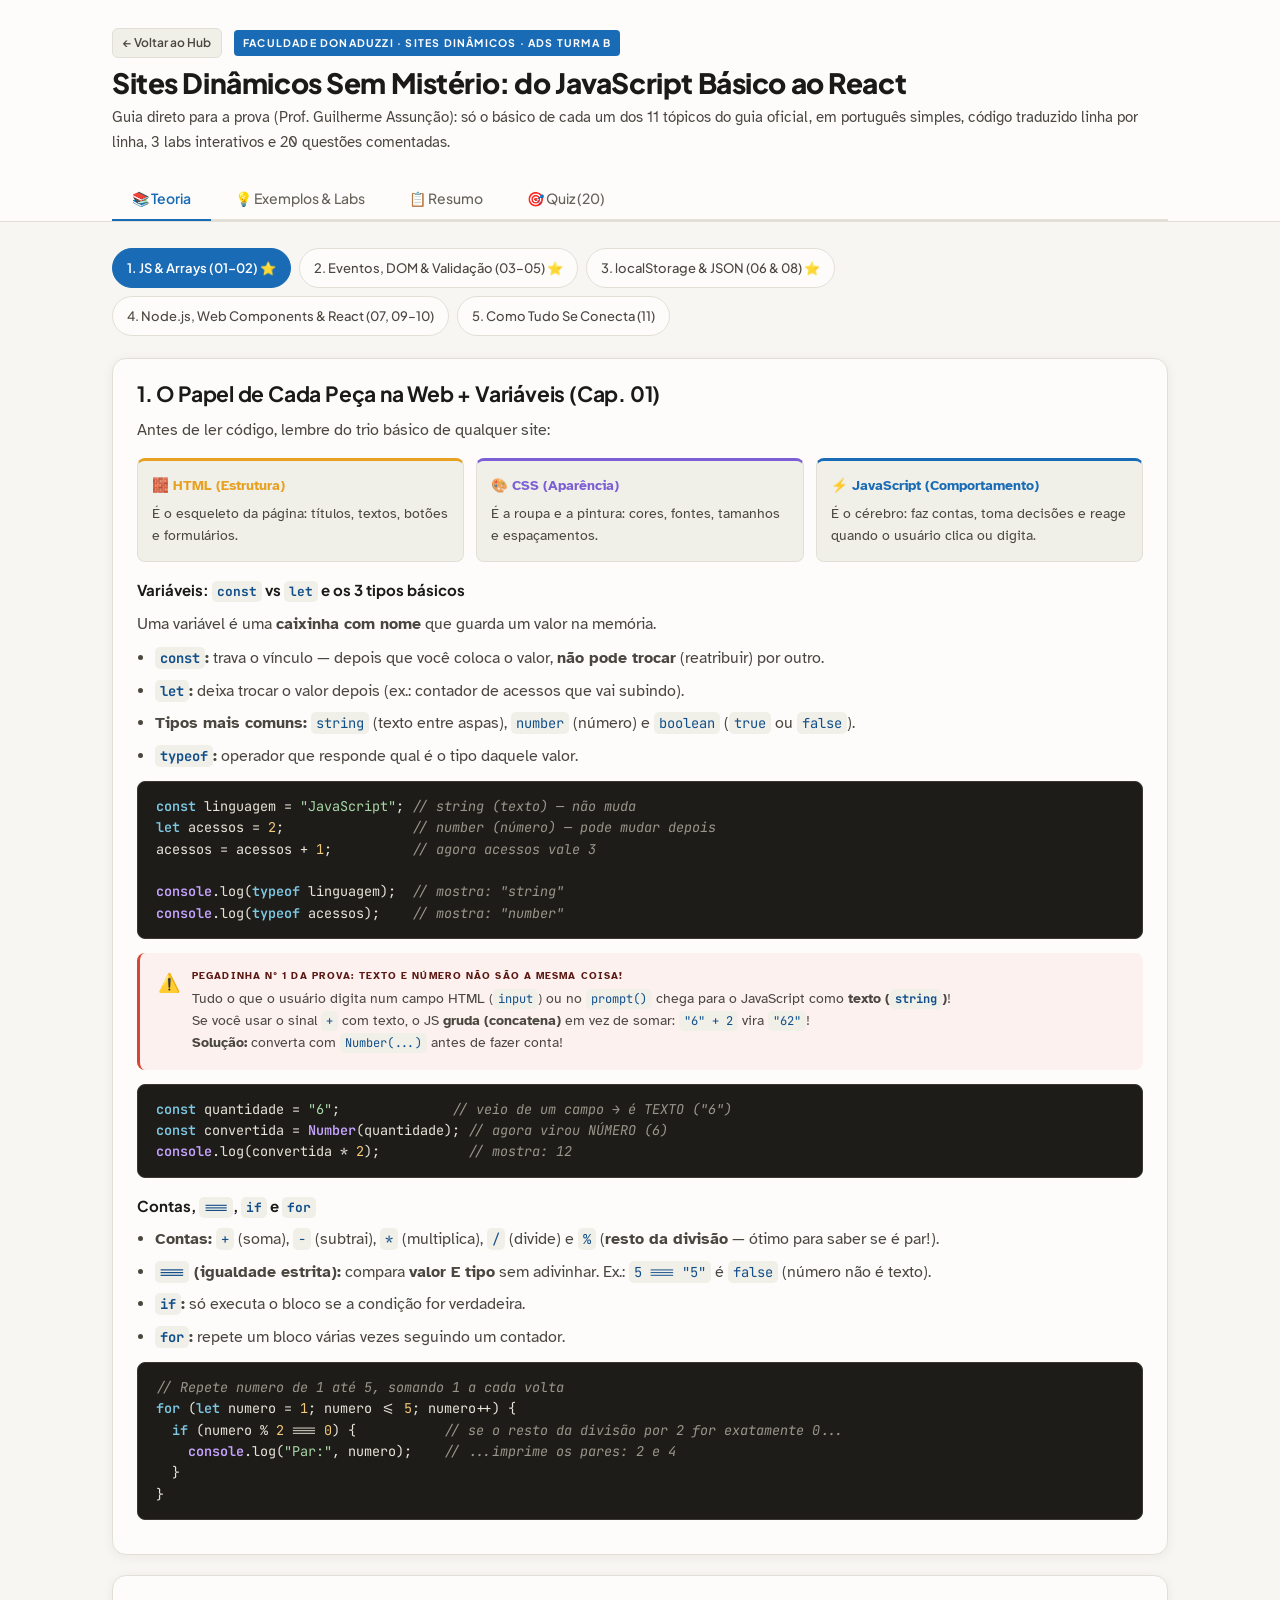
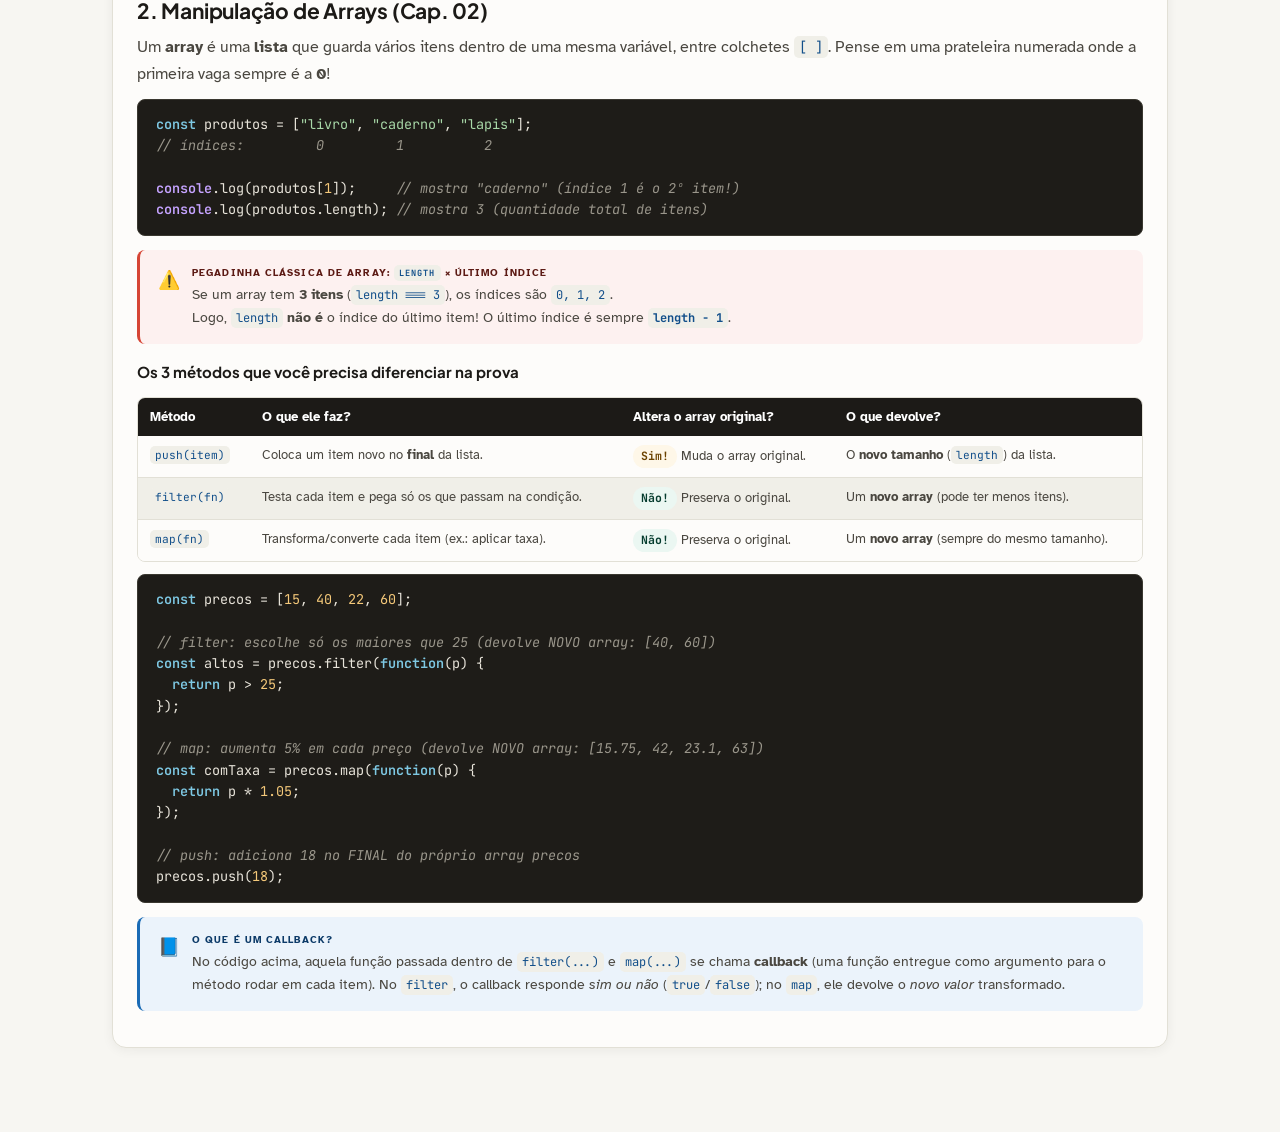
<file: disciplinas/sites-dinamicos.html>
<!doctype html>
<html lang="pt-BR">
  <head>
    <meta charset="UTF-8" />
    <meta name="viewport" content="width=device-width, initial-scale=1.0" />
    <title>Sites Dinâmicos — Guia Completo para Prova</title>
    <link
      href="https://fonts.googleapis.com/css2?family=Atkinson+Hyperlegible:ital,wght@0,400;0,700;1,400;1,700&family=JetBrains+Mono:wght@400;500;600&family=Plus+Jakarta+Sans:wght@500;600;700;800&display=swap"
      rel="stylesheet"
    />
    <link rel="stylesheet" href="../assets/css/study-guide.css" />
    <style>
      .sim-textarea {
        width: 100%;
        min-height: 140px;
        padding: 12px 14px;
        border: 1px solid var(--border);
        border-radius: var(--radius-sm);
        background: #1e1c18;
        color: #e8e4da;
        font-family: 'JetBrains Mono', monospace;
        font-size: 13px;
        line-height: 1.55;
        resize: vertical;
      }
      .sim-input-wide {
        height: 40px;
        padding: 0 12px;
        border: 1px solid var(--border);
        border-radius: var(--radius-sm);
        background: var(--surface);
        font-family: 'Atkinson Hyperlegible', sans-serif;
        font-size: 14px;
        min-width: 220px;
        flex: 1;
        color: var(--text);
      }
      .array-box {
        display: inline-flex;
        flex-direction: column;
        align-items: center;
        border: 2px solid var(--blue);
        border-radius: 8px;
        background: #fff;
        overflow: hidden;
        min-width: 64px;
      }
      .array-box .arr-idx {
        width: 100%;
        text-align: center;
        background: var(--surface2);
        border-bottom: 1px solid var(--border);
        font-family: 'JetBrains Mono', monospace;
        font-size: 11px;
        font-weight: 700;
        color: var(--text3);
        padding: 3px 8px;
      }
      .array-box .arr-val {
        padding: 8px 12px;
        font-family: 'JetBrains Mono', monospace;
        font-size: 14px;
        font-weight: 700;
        color: var(--text);
      }
      .dom-preview {
        background: #fff;
        border: 1px dashed var(--border);
        border-radius: var(--radius-sm);
        padding: 10px 12px;
        margin-top: 8px;
        min-height: 44px;
        font-size: 14px;
        color: var(--text);
        overflow-wrap: anywhere;
      }
      .sim-log.ok {
        background: var(--green-soft);
        border-left-color: var(--green);
        color: var(--green-text);
      }
      .sim-log.err {
        background: var(--error-soft);
        border-left-color: var(--error);
        color: var(--error-text);
      }
    </style>
  </head>
  <body data-lang="js">
    <div class="topbar">
      <div class="header">
        <div class="header-top-row">
          <a class="hub-back" href="../index.html">← Voltar ao Hub</a>
          <div class="header-tag">Faculdade Donaduzzi · Sites Dinâmicos · ADS Turma B</div>
        </div>
        <h1>Sites Dinâmicos Sem Mistério: do JavaScript Básico ao React</h1>
        <p>
          Guia direto para a prova (Prof. Guilherme Assunção): só o básico de cada um dos 11 tópicos do guia oficial,
          em português simples, código traduzido linha por linha, 3 labs interativos e 20 questões comentadas.
        </p>
      </div>

      <div class="nav-container">
        <nav class="tabs" role="tablist">
          <button class="tab-btn active" onclick="showTab('teoria', this)">📚 Teoria</button>
          <button class="tab-btn" onclick="showTab('exemplos', this)">💡 Exemplos &amp; Labs</button>
          <button class="tab-btn" onclick="showTab('resumo', this)">📋 Resumo</button>
          <button class="tab-btn" onclick="showTab('quiz', this)">🎯 Quiz (20)</button>
        </nav>
      </div>
    </div>

    <div class="container">
      <!-- =================== ABA 1: TEORIA =================== -->
      <div id="teoria" class="tab-panel active">
        <div class="subtabs" id="teoria-subtabs">
          <button class="subtab-btn active" onclick="showSubtab('teoria', 't-js-arrays', this)">
            1. JS &amp; Arrays (01–02) ⭐
          </button>
          <button class="subtab-btn" onclick="showSubtab('teoria', 't-dom-eventos', this)">
            2. Eventos, DOM &amp; Validação (03–05) ⭐
          </button>
          <button class="subtab-btn" onclick="showSubtab('teoria', 't-storage-json', this)">
            3. localStorage &amp; JSON (06 &amp; 08) ⭐
          </button>
          <button class="subtab-btn" onclick="showSubtab('teoria', 't-tech', this)">
            4. Node.js, Web Components &amp; React (07, 09–10)
          </button>
          <button class="subtab-btn" onclick="showSubtab('teoria', 't-conexao', this)">
            5. Como Tudo Se Conecta (11)
          </button>
        </div>

        <!-- ========== SUB 1: JS & ARRAYS (CAPÍTULOS 01 e 02) ========== -->
        <div id="t-js-arrays" class="subpanel active">
          <div class="card">
            <h2>1. O Papel de Cada Peça na Web + Variáveis (Cap. 01)</h2>
            <p>
              Antes de ler código, lembre do trio básico de qualquer site:
            </p>
            <div class="grid-3">
              <div class="mini-card" style="border-top: 3px solid var(--amber)">
                <h4 style="color: var(--amber)">🧱 HTML (Estrutura)</h4>
                <p>É o esqueleto da página: títulos, textos, botões e formulários.</p>
              </div>
              <div class="mini-card" style="border-top: 3px solid var(--purple)">
                <h4 style="color: var(--purple)">🎨 CSS (Aparência)</h4>
                <p>É a roupa e a pintura: cores, fontes, tamanhos e espaçamentos.</p>
              </div>
              <div class="mini-card" style="border-top: 3px solid var(--blue)">
                <h4 style="color: var(--blue)">⚡ JavaScript (Comportamento)</h4>
                <p>É o cérebro: faz contas, toma decisões e reage quando o usuário clica ou digita.</p>
              </div>
            </div>

            <h3>Variáveis: <code>const</code> vs <code>let</code> e os 3 tipos básicos</h3>
            <p>
              Uma variável é uma <strong>caixinha com nome</strong> que guarda um valor na memória.
            </p>
            <ul>
              <li><strong><code>const</code>:</strong> trava o vínculo — depois que você coloca o valor, <strong>não pode trocar</strong> (reatribuir) por outro.</li>
              <li><strong><code>let</code>:</strong> deixa trocar o valor depois (ex.: contador de acessos que vai subindo).</li>
              <li><strong>Tipos mais comuns:</strong> <code>string</code> (texto entre aspas), <code>number</code> (número) e <code>boolean</code> (<code>true</code> ou <code>false</code>).</li>
              <li><strong><code>typeof</code>:</strong> operador que responde qual é o tipo daquele valor.</li>
            </ul>

            <pre class="code-block"><code>const linguagem = "JavaScript"; // string (texto) — não muda
let acessos = 2;                // number (número) — pode mudar depois
acessos = acessos + 1;          // agora acessos vale 3

console.log(typeof linguagem);  // mostra: "string"
console.log(typeof acessos);    // mostra: "number"</code></pre>

            <div class="box box-pegadinha">
              <div class="box-icon">⚠️</div>
              <div class="box-content">
                <div class="box-label">Pegadinha nº 1 da Prova: Texto e Número NÃO são a mesma coisa!</div>
                <p>
                  Tudo o que o usuário digita num campo HTML (<code>input</code>) ou no <code>prompt()</code> chega para o JavaScript como <strong>texto (<code>string</code>)</strong>!<br />
                  Se você usar o sinal <code>+</code> com texto, o JS <strong>gruda (concatena)</strong> em vez de somar: <code>"6" + 2</code> vira <code>"62"</code>!<br />
                  <strong>Solução:</strong> converta com <code>Number(...)</code> antes de fazer conta!
                </p>
              </div>
            </div>

            <pre class="code-block"><code>const quantidade = "6";              // veio de um campo → é TEXTO ("6")
const convertida = Number(quantidade); // agora virou NÚMERO (6)
console.log(convertida * 2);           // mostra: 12</code></pre>

            <h3>Contas, <code>===</code>, <code>if</code> e <code>for</code></h3>
            <ul>
              <li><strong>Contas:</strong> <code>+</code> (soma), <code>-</code> (subtrai), <code>*</code> (multiplica), <code>/</code> (divide) e <code>%</code> (<strong>resto da divisão</strong> — ótimo para saber se é par!).</li>
              <li><strong><code>===</code> (igualdade estrita):</strong> compara <strong>valor E tipo</strong> sem adivinhar. Ex.: <code>5 === "5"</code> é <code>false</code> (número não é texto).</li>
              <li><strong><code>if</code>:</strong> só executa o bloco se a condição for verdadeira.</li>
              <li><strong><code>for</code>:</strong> repete um bloco várias vezes seguindo um contador.</li>
            </ul>

            <pre class="code-block"><code>// Repete numero de 1 até 5, somando 1 a cada volta
for (let numero = 1; numero &lt;= 5; numero++) {
  if (numero % 2 === 0) {           // se o resto da divisão por 2 for exatamente 0...
    console.log("Par:", numero);    // ...imprime os pares: 2 e 4
  }
}</code></pre>
          </div>

          <div class="card">
            <h2>2. Manipulação de Arrays (Cap. 02)</h2>
            <p>
              Um <strong>array</strong> é uma <strong>lista</strong> que guarda vários itens dentro de uma mesma variável, entre colchetes <code>[ ]</code>.
              Pense em uma prateleira numerada onde a primeira vaga sempre é a <strong>0</strong>!
            </p>
            <pre class="code-block"><code>const produtos = ["livro", "caderno", "lapis"];
// índices:         0         1          2

console.log(produtos[1]);     // mostra "caderno" (índice 1 é o 2º item!)
console.log(produtos.length); // mostra 3 (quantidade total de itens)</code></pre>

            <div class="box box-pegadinha">
              <div class="box-icon">⚠️</div>
              <div class="box-content">
                <div class="box-label">Pegadinha Clássica de Array: <code>length</code> × Último Índice</div>
                <p>
                  Se um array tem <strong>3 itens</strong> (<code>length === 3</code>), os índices são <code>0, 1, 2</code>.<br />
                  Logo, <code>length</code> <strong>não é</strong> o índice do último item! O último índice é sempre <strong><code>length - 1</code></strong>.
                </p>
              </div>
            </div>

            <h3>Os 3 métodos que você precisa diferenciar na prova</h3>
            <div class="table-scroll">
              <table class="resumo-table">
                <thead>
                  <tr>
                    <th>Método</th>
                    <th>O que ele faz?</th>
                    <th>Altera o array original?</th>
                    <th>O que devolve?</th>
                  </tr>
                </thead>
                <tbody>
                  <tr>
                    <td><code>push(item)</code></td>
                    <td>Coloca um item novo no <strong>final</strong> da lista.</td>
                    <td><span class="badge badge-amber">Sim!</span> Muda o array original.</td>
                    <td>O <strong>novo tamanho</strong> (<code>length</code>) da lista.</td>
                  </tr>
                  <tr>
                    <td><code>filter(fn)</code></td>
                    <td>Testa cada item e pega só os que passam na condição.</td>
                    <td><span class="badge badge-green">Não!</span> Preserva o original.</td>
                    <td>Um <strong>novo array</strong> (pode ter menos itens).</td>
                  </tr>
                  <tr>
                    <td><code>map(fn)</code></td>
                    <td>Transforma/converte cada item (ex.: aplicar taxa).</td>
                    <td><span class="badge badge-green">Não!</span> Preserva o original.</td>
                    <td>Um <strong>novo array</strong> (sempre do mesmo tamanho).</td>
                  </tr>
                </tbody>
              </table>
            </div>

            <pre class="code-block"><code>const precos = [15, 40, 22, 60];

// filter: escolhe só os maiores que 25 (devolve NOVO array: [40, 60])
const altos = precos.filter(function(p) {
  return p &gt; 25;
});

// map: aumenta 5% em cada preço (devolve NOVO array: [15.75, 42, 23.1, 63])
const comTaxa = precos.map(function(p) {
  return p * 1.05;
});

// push: adiciona 18 no FINAL do próprio array precos
precos.push(18);</code></pre>

            <div class="box box-conceito">
              <div class="box-icon">📘</div>
              <div class="box-content">
                <div class="box-label">O que é um Callback?</div>
                <p>
                  No código acima, aquela função passada dentro de <code>filter(...)</code> e <code>map(...)</code> se chama <strong>callback</strong> (uma função entregue como argumento para o método rodar em cada item).
                  No <code>filter</code>, o callback responde <em>sim ou não</em> (<code>true</code>/<code>false</code>); no <code>map</code>, ele devolve o <em>novo valor</em> transformado.
                </p>
              </div>
            </div>
          </div>
        </div>

        <!-- ========== SUB 2: EVENTOS, DOM & VALIDAÇÃO (CAPÍTULOS 03, 04 e 05) ========== -->
        <div id="t-dom-eventos" class="subpanel">
          <div class="card">
            <h2>1. Formulários e Eventos com <code>addEventListener</code> (Cap. 03)</h2>
            <p>
              Um site fica dinâmico quando reage ao que a pessoa faz (clicar, digitar, apertar tecla, enviar formulário).
              Cada ação dessas é um <strong>evento</strong>.
            </p>
            <p>
              No HTML, um formulário básico usa 4 tags amigas:
              <code>&lt;form&gt;</code> (agrupa os campos), <code>&lt;label&gt;</code> (etiqueta do campo),
              <code>&lt;input&gt;</code> (caixinha onde se digita) e <code>&lt;button&gt;</code> (botão que envia ou aciona algo).
            </p>

            <h3>Como o JS "escuta" um elemento?</h3>
            <p>
              Primeiro você acha o elemento na página com <code>document.querySelector(...)</code> e depois instala um "ouvido" com <code>addEventListener("evento", funcao)</code>.
            </p>
            <pre class="code-block"><code>// Acha o elemento cujo id="busca" (o # significa ID; o . significa classe)
const campo = document.querySelector("#busca");

// Toda vez que o texto mudar ("input"), executa a função:
campo.addEventListener("input", function() {
  console.log("Texto atual:", campo.value);
});</code></pre>

            <div class="table-scroll">
              <table class="resumo-table">
                <thead>
                  <tr>
                    <th>Evento</th>
                    <th>Quando dispara?</th>
                    <th>Para que serve?</th>
                  </tr>
                </thead>
                <tbody>
                  <tr>
                    <td><code>click</code></td>
                    <td>Quando clica em um elemento (botão, cartão, etc.).</td>
                    <td>Executar uma ação na tela.</td>
                  </tr>
                  <tr>
                    <td><code>input</code></td>
                    <td>A cada alteração no valor de um campo.</td>
                    <td>Acompanhar a digitação em tempo real.</td>
                  </tr>
                  <tr>
                    <td><code>submit</code></td>
                    <td>Quando tentam enviar o formulário (<code>&lt;form&gt;</code>).</td>
                    <td>Validar e processar os dados digitados.</td>
                  </tr>
                  <tr>
                    <td><code>keydown</code></td>
                    <td>Quando uma tecla do teclado é pressionada.</td>
                    <td>Atalhos e interações pelo teclado.</td>
                  </tr>
                </tbody>
              </table>
            </div>

            <h3>Segurando o envio padrão: <code>e.preventDefault()</code></h3>
            <p>
              Por padrão, quando um <code>&lt;form&gt;</code> é enviado (<code>submit</code>), o navegador tenta recarregar/enviar a página.
              Para o JavaScript assumir o controle sem recarregar tudo, chamamos <code>e.preventDefault()</code>!
            </p>
            <pre class="code-block"><code>const formulario = document.querySelector("#contato");

formulario.addEventListener("submit", function(e) {
  e.preventDefault(); // trava o recarregamento padrão do navegador
  console.log("Tratando os dados do formulario");
});</code></pre>

            <div class="box box-pegadinha">
              <div class="box-icon">⚠️</div>
              <div class="box-content">
                <div class="box-label">Pegadinha da Prova sobre <code>preventDefault()</code></div>
                <p>
                  <code>e.preventDefault()</code> <strong>NÃO</strong> valida campos, <strong>NÃO</strong> limpa o formulário e <strong>NÃO</strong> envia dados sozinho!
                  Ele faz uma única coisa: <strong>impede a ação padrão do navegador</strong> (se o evento for cancelável). Todo o resto precisa ser escrito no seu código.
                </p>
              </div>
            </div>
          </div>

          <div class="card">
            <h2>2. Manipulação do DOM: <code>textContent</code> × <code>innerHTML</code> (Cap. 04)</h2>
            <p>
              O <strong>DOM (Document Object Model)</strong> é o mapa vivo que transforma as tags HTML em objetos que o JavaScript consegue ler e alterar na hora.
            </p>
            <div class="box box-analogia">
              <div class="box-icon">🧩</div>
              <div class="box-content">
                <div class="box-label">Não confunda os 3 nomes!</div>
                <p>
                  <strong>HTML</strong> = texto/código do arquivo.<br />
                  <strong>DOM</strong> = representação viva da página na memória que o JS manipula.<br />
                  <strong><code>textContent</code> / <code>innerHTML</code></strong> = propriedades usadas para trocar o conteúdo de um elemento selecionado.
                </p>
              </div>
            </div>

            <p>
              Lembre-se: <code>document.querySelector()</code> sempre devolve <strong>apenas o primeiro</strong> elemento que combina com o seletor (<code>#id</code> ou <code>.classe</code>).
              E atribuir um novo valor a <code>textContent</code> ou <code>innerHTML</code> <strong>substitui tudo</strong> o que tinha dentro daquele elemento antes!
            </p>

            <div class="grid-2">
              <div class="mini-card" style="border-top: 3px solid var(--green)">
                <h4 style="color: var(--green)">✅ <code>textContent</code> (Texto Puro)</h4>
                <p>
                  Escreve o texto <strong>literalmente</strong>, sem interpretar tags HTML.<br />
                  Se você mandar <code>"&lt;em&gt;Oi&lt;/em&gt;"</code>, aparece escrito <code>&lt;em&gt;Oi&lt;/em&gt;</code> na tela.<br />
                  <strong>Mais seguro</strong> para dados digitados pelo usuário!
                </p>
              </div>
              <div class="mini-card" style="border-top: 3px solid var(--amber)">
                <h4 style="color: var(--amber)">🏷️ <code>innerHTML</code> (HTML Interpretado)</h4>
                <p>
                  Interpreta as tags HTML da string e cria elementos de verdade.<br />
                  Se você mandar <code>"&lt;em&gt;Novidades&lt;/em&gt;"</code>, aparece <em>Novidades</em> em itálico.<br />
                  <strong>Cuidado:</strong> perigoso usar com texto digitado por usuário ou fonte não confiável!
                </p>
              </div>
            </div>

            <pre class="code-block"><code>const mensagem = document.querySelector("#mensagem");
mensagem.textContent = "O registro foi recebido."; // só texto literal (seguro)

const titulo = document.querySelector("#titulo");
titulo.innerHTML = "&lt;em&gt;Novidades&lt;/em&gt;";       // interpreta a tag &lt;em&gt;</code></pre>
          </div>

          <div class="card">
            <h2>3. Template Strings e Validação de Campos (Cap. 05)</h2>
            <p>
              <strong>Template Strings</strong> são textos escritos com <strong>crases</strong> (<code>`...`</code>) em vez de aspas.
              Com elas, você encaixa variáveis direto dentro do texto usando <code>${...}</code> (interpolação) e pode até quebrar linhas sem precisar ficar somando <code>+</code>!
            </p>
            <pre class="code-block"><code>const atividade = "laboratorio";
const encontros = 3;
// Repare nas CRASES (` `) e no ${variavel} dentro delas:
const aviso = `Atividade: ${atividade} | Dias: ${encontros}`;
console.log(aviso); // "Atividade: laboratorio | Dias: 3"</code></pre>

            <h3>Kit básico de limpeza e checagem de Strings</h3>
            <div class="table-scroll">
              <table class="resumo-table">
                <thead>
                  <tr>
                    <th>Recurso</th>
                    <th>Tipo</th>
                    <th>Para que serve?</th>
                  </tr>
                </thead>
                <tbody>
                  <tr>
                    <td><code>trim()</code></td>
                    <td>Método (usa <code>()</code>)</td>
                    <td>Remove espaços sobrando no início e no fim do texto.</td>
                  </tr>
                  <tr>
                    <td><code>length</code></td>
                    <td><strong>Propriedade (SEM <code>()</code>!)</strong></td>
                    <td>Informa quantos caracteres a string tem.</td>
                  </tr>
                  <tr>
                    <td><code>includes("x")</code></td>
                    <td>Método</td>
                    <td>Diz se o texto contém aquele pedaço (<code>true</code>/<code>false</code>).</td>
                  </tr>
                  <tr>
                    <td><code>replace("a", "b")</code></td>
                    <td>Método</td>
                    <td>Troca uma ocorrência de texto por outra.</td>
                  </tr>
                  <tr>
                    <td><code>startsWith()</code> / <code>endsWith()</code></td>
                    <td>Método</td>
                    <td>Verifica se começa ou termina com determinado trecho.</td>
                  </tr>
                  <tr>
                    <td><code>toUpperCase()</code> / <code>toLowerCase()</code></td>
                    <td>Método</td>
                    <td>Converte tudo para MAIÚSCULAS ou minúsculas.</td>
                  </tr>
                </tbody>
              </table>
            </div>

            <pre class="code-block"><code>const entrada = "  Projeto Web  ";
const normalizada = entrada.trim();           // "Projeto Web" (tirou espaços das pontas)
const padrao = normalizada.toLowerCase();     // "projeto web" (tudo minúsculo)
console.log(padrao.length);                   // 11 (repare: length SEM parênteses!)</code></pre>

            <div class="box box-pegadinha">
              <div class="box-icon">⚠️</div>
              <div class="box-content">
                <div class="box-label">2 Cuidados de Prova em Strings e Validação</div>
                <p>
                  1. <code>length</code> é <strong>propriedade</strong> (sem <code>()</code>), diferente de <code>trim()</code> e <code>toLowerCase()</code> que são <strong>métodos</strong> (com <code>()</code>).<br />
                  2. Só tirar espaços (<code>trim()</code>) ou contar caracteres (<code>length</code>) <strong>ajuda</strong>, mas não garante sozinho que um e-mail ou documento complexo seja válido — a validação precisa refletir uma regra do sistema.
                </p>
              </div>
            </div>
          </div>
        </div>

        <!-- ========== SUB 3: LOCALSTORAGE & JSON (CAPÍTULOS 06 e 08) ========== -->
        <div id="t-storage-json" class="subpanel">
          <div class="card">
            <h2>1. <code>localStorage</code>: Memória Persistente no Navegador (Cap. 06)</h2>
            <p>
              Normalmente, quando você fecha ou atualiza a página, as variáveis do JS somem.
              O <strong><code>localStorage</code></strong> é uma gavetinha do próprio navegador que guarda pares de <strong>chave e valor</strong> e <strong>não apaga</strong> mesmo depois de fechar a aba ou o navegador (no uso normal).
            </p>

            <div class="table-scroll">
              <table class="resumo-table">
                <thead>
                  <tr>
                    <th>Comando</th>
                    <th>O que faz?</th>
                    <th>Detalhe importante</th>
                  </tr>
                </thead>
                <tbody>
                  <tr>
                    <td><code>localStorage.setItem("chave", "valor")</code></td>
                    <td>Salva um valor ligado a uma chave.</td>
                    <td>Se a chave já existir, <strong>substitui</strong> o valor antigo.</td>
                  </tr>
                  <tr>
                    <td><code>localStorage.getItem("chave")</code></td>
                    <td>Lê o valor guardado naquela chave.</td>
                    <td>Devolve <code>null</code> se a chave não existir.</td>
                  </tr>
                  <tr>
                    <td><code>localStorage.removeItem("chave")</code></td>
                    <td>Apaga só o item daquela chave.</td>
                    <td>Os outros itens continuam salvos.</td>
                  </tr>
                  <tr>
                    <td><code>localStorage.clear()</code></td>
                    <td>Apaga <strong>tudo</strong> daquela origem/site.</td>
                    <td>Limpa o <code>localStorage</code> inteiro do site.</td>
                  </tr>
                </tbody>
              </table>
            </div>

            <pre class="code-block"><code>// Salvando e lendo uma preferência simples (texto)
localStorage.setItem("layout", "compacto");
const preferencia = localStorage.getItem("layout"); // tem que usar a MESMA chave!
console.log(preferencia);                           // mostra: "compacto"</code></pre>

            <div class="box box-pegadinha">
              <div class="box-icon">⚠️</div>
              <div class="box-content">
                <div class="box-label">As 2 Grandes Pegadinhas do <code>localStorage</code></div>
                <p>
                  1. <strong>Só guarda texto (<code>string</code>)!</strong> Se você tentar salvar um objeto ou array direto, vira bagunça (<code>"[object Object]"</code>). Para guardar objetos/arrays, precisa converter para texto com <code>JSON.stringify()</code> antes!<br />
                  2. <strong>NÃO é banco de dados seguro!</strong> Não substitui um banco de dados no servidor e <strong>nunca</strong> deve guardar senhas ou dados sensíveis — serve só para preferências locais e configurações simples.
                </p>
              </div>
            </div>
          </div>

          <div class="card">
            <h2>2. JSON: Formato de Texto para Trocar Dados (Cap. 08)</h2>
            <p>
              <strong>JSON</strong> significa <em>JavaScript Object Notation</em>. Apesar do nome lembrar JavaScript, ele é um <strong>formato de texto leve</strong> que quase toda linguagem entende (Python, Java, PHP, JavaScript...).
              É o "envelope padrão" usado em <strong>APIs</strong>, <strong><code>localStorage</code></strong>, arquivos de configuração e <strong>Node.js</strong>.
            </p>

            <pre class="code-block" data-lang="json"><code>{
  "evento": "Semana de Tecnologia",
  "participantes": 42,
  "aberto": true,
  "salas": ["A1", "B2"]
}</code></pre>

            <h3>As 4 Regras de Ouro do JSON Válido (Cai Muito na Prova!)</h3>
            <div class="grid-2">
              <div class="mini-card" style="border-top: 3px solid var(--green)">
                <h4 style="color: var(--green)">✅ O que TEM que ter</h4>
                <ul>
                  <li><strong>Aspas duplas (<code>"..."</code>)</strong> obrigatórias em TODAS as chaves e textos.</li>
                  <li>Só aceita 6 tipos: <code>string</code>, <code>number</code>, <code>boolean</code>, <code>null</code>, <code>array</code> e <code>object</code>.</li>
                </ul>
              </div>
              <div class="mini-card" style="border-top: 3px solid var(--error)">
                <h4 style="color: var(--error)">❌ O que é PROIBIDO</h4>
                <ul>
                  <li><strong>Vírgula extra</strong> depois do último item de objeto ou array.</li>
                  <li><strong>Comentários</strong> (<code>//</code> ou <code>/* */</code>) e <strong>funções</strong> JS.</li>
                  <li>Aspas simples (<code>'texto'</code>) ou chave sem aspas.</li>
                </ul>
              </div>
            </div>

            <h3>Os 2 comandos que convertem ida e volta</h3>
            <div class="table-scroll">
              <table class="resumo-table">
                <thead>
                  <tr>
                    <th>Método</th>
                    <th>Direção da conversão</th>
                    <th>Pense assim</th>
                  </tr>
                </thead>
                <tbody>
                  <tr>
                    <td><code>JSON.stringify(valor)</code></td>
                    <td>Objeto/Array JS → <strong>String JSON</strong></td>
                    <td><strong>Empacota</strong> em texto para salvar ou enviar pela rede.</td>
                  </tr>
                  <tr>
                    <td><code>JSON.parse(texto)</code></td>
                    <td><strong>String JSON</strong> → Objeto/Array JS</td>
                    <td><strong>Desempacota</strong> o texto para usar como objeto no código.</td>
                  </tr>
                </tbody>
              </table>
            </div>

            <pre class="code-block"><code>const configuracao = { fonte: "media", alertas: false };

// 1. Transforma objeto JS em texto JSON para poder guardar no localStorage
const texto = JSON.stringify(configuracao);
localStorage.setItem("config", texto);

// 2. Depois, lê o texto e transforma de volta em objeto JS
const salvo = localStorage.getItem("config");
const recuperado = JSON.parse(salvo); // cuidado: se o texto JSON for inválido, dá erro!</code></pre>

            <div class="box box-conceito">
              <div class="box-icon">📘</div>
              <div class="box-content">
                <div class="box-label">JSON ≠ Objeto JS na Memória</div>
                <p>
                  Um JSON é apenas uma <strong>string (texto)</strong> formatada. Você não consegue fazer <code>texto.fonte</code> antes de passar pelo <code>JSON.parse(texto)</code>!
                  E quando o texto vem de fora (API, usuário) com sintaxe quebrada, o <code>JSON.parse()</code> falha e lança erro.
                </p>
              </div>
            </div>
          </div>
        </div>

        <!-- ========== SUB 4: NODE.JS, WEB COMPONENTS & REACT (CAPÍTULOS 07, 09 e 10) ========== -->
        <div id="t-tech" class="subpanel">
          <div class="card">
            <h2>1. Node.js: JavaScript Fora do Navegador (Cap. 07)</h2>
            <p>
              Antigamente o JavaScript só rodava dentro do navegador. O <strong>Node.js</strong> é um <strong>ambiente de execução (runtime)</strong> que pega o motor <strong>V8</strong> (o mesmo do Chrome) e deixa o JS rodar direto no computador/servidor!
            </p>

            <div class="box box-pegadinha">
              <div class="box-icon">⚠️</div>
              <div class="box-content">
                <div class="box-label">Não confunda Ambiente × Linguagem × Biblioteca!</div>
                <p>
                  • <strong>JavaScript</strong> é a <em>linguagem de programação</em>.<br />
                  • <strong>Node.js</strong> é um <em>ambiente de execução</em> para rodar JS fora do navegador (NÃO é outra linguagem nem biblioteca de telas!).<br />
                  • <strong>React</strong> é uma <em>biblioteca JS</em> para construir interfaces visuais.
                </p>
              </div>
            </div>

            <div class="table-scroll">
              <table class="resumo-table">
                <thead>
                  <tr>
                    <th>Parte da Aplicação</th>
                    <th>O que faz?</th>
                  </tr>
                </thead>
                <tbody>
                  <tr>
                    <td><strong>Front-end</strong></td>
                    <td>Interface e interações que o usuário vê e usa no navegador.</td>
                  </tr>
                  <tr>
                    <td><strong>Servidor / Back-end</strong></td>
                    <td>Recebe pedidos, aplica regras de negócio e processa dados (ex.: com Node.js).</td>
                  </tr>
                  <tr>
                    <td><strong>Banco de dados</strong></td>
                    <td>Guarda e consulta os registros da aplicação de forma estruturada.</td>
                  </tr>
                </tbody>
              </table>
            </div>

            <pre class="code-block"><code>// arquivo: saudacao.js
const sistema = "Agenda online";
console.log(`Aplicacao: ${sistema}`);

// Para rodar direto no terminal (sem abrir HTML nenhum):
// node saudacao.js</code></pre>

            <ul>
              <li><strong>NPM:</strong> gerenciador de pacotes que facilita instalar código reutilizável no projeto.</li>
              <li><strong>Execução não bloqueante:</strong> enquanto aguarda uma tarefa de entrada/saída (como ler arquivo ou rede), o Node.js continua atendendo outras requisições sem travar.</li>
              <li><strong>Comunicação cliente-servidor (HTTP):</strong> o Node.js implementa APIs que respondem aos métodos HTTP: <code>GET</code>, <code>POST</code>, <code>PUT</code>, <code>PATCH</code> e <code>DELETE</code>.</li>
            </ul>
          </div>

          <div class="card">
            <h2>2. Web Components: Peças Reutilizáveis Nativas do Navegador (Cap. 09)</h2>
            <p>
              Em vez de copiar e colar o mesmo HTML e CSS em 10 páginas, os <strong>Web Components</strong> permitem criar suas próprias peças reutilizáveis usando recursos <strong>nativos do próprio navegador</strong> (sem precisar instalar React!).
            </p>

            <div class="grid-2">
              <div class="mini-card" style="border-top: 3px solid var(--blue)">
                <h4>1. Custom Elements</h4>
                <p>Cria e registra novas tags HTML personalizadas (ex.: <code>&lt;mensagem-info&gt;</code>).</p>
              </div>
              <div class="mini-card" style="border-top: 3px solid var(--purple)">
                <h4>2. Shadow DOM</h4>
                <p>Cria uma "bolha" interna (<code>attachShadow()</code>) que isola a estrutura e os estilos CSS do componente.</p>
              </div>
              <div class="mini-card" style="border-top: 3px solid var(--green)">
                <h4>3. Template (<code>&lt;template&gt;</code>)</h4>
                <p>Define um molde de HTML que pode ser clonado e reaproveitado várias vezes.</p>
              </div>
              <div class="mini-card" style="border-top: 3px solid var(--amber)">
                <h4>4. Slots (<code>&lt;slot&gt;</code>)</h4>
                <p>Espaços reservados onde quem usa o componente encaixa títulos ou textos personalizados.</p>
              </div>
            </div>

            <pre class="code-block"><code>// A classe herda de HTMLElement (base de todo elemento HTML)
class MensagemInfo extends HTMLElement {
  // connectedCallback() roda automaticamente quando a tag entra na página
  connectedCallback() {
    this.textContent = "Componente carregado";
  }
}

// Registra a nova tag. REGRA: tudo minúsculo e COM HÍFEN!
customElements.define("mensagem-info", MensagemInfo);</code></pre>

            <div class="box box-dica">
              <div class="box-icon">💡</div>
              <div class="box-content">
                <div class="box-label">Regra do Hífen nos Custom Elements</div>
                <p>
                  O nome da tag personalizada precisa ter <strong>letras minúsculas e um hífen</strong> (ex.: <code>mensagem-info</code>, <code>meu-cartao</code>) para nunca dar conflito com tags padrão do HTML (<code>div</code>, <code>p</code>, <code>button</code>).
                </p>
              </div>
            </div>
          </div>

          <div class="card">
            <h2>3. React: Interfaces por Componentes, <code>props</code> e <code>state</code> (Cap. 10)</h2>
            <p>
              O <strong>React</strong> é uma <strong>biblioteca JavaScript</strong> para montar telas dividindo tudo em pequenas peças reutilizáveis (componentes) que formam uma árvore (cabeçalho, lista, cartões, botões).
            </p>
            <p>
              Ele usa <strong>JSX</strong>: uma sintaxe que parece HTML escrito dentro do código JavaScript (as ferramentas do projeto convertem esse JSX em JS comum para o navegador entender).
            </p>

            <div class="table-scroll">
              <table class="resumo-table">
                <thead>
                  <tr>
                    <th>Conceito</th>
                    <th>O que significa em português simples?</th>
                  </tr>
                </thead>
                <tbody>
                  <tr>
                    <td><code>props</code></td>
                    <td>Dados que vêm <strong>de fora</strong> (quem usa o componente passa para ele, como um argumento).</td>
                  </tr>
                  <tr>
                    <td><code>state</code></td>
                    <td>Dados <strong>de dentro</strong> do componente que mudam quando o usuário interage.</td>
                  </tr>
                  <tr>
                    <td><code>useState()</code></td>
                    <td>Hook que cria um estado e devolve dois itens: <code>[valorAtual, funcaoParaAtualizar]</code>.</td>
                  </tr>
                </tbody>
              </table>
            </div>

            <pre class="code-block"><code>// 1. Componente recebendo PROPS (vem de fora)
function Etiqueta(props) {
  return &lt;span&gt;Categoria: {props.tipo}&lt;/span&gt;;
}

function App() {
  return &lt;Etiqueta tipo="Livros" /&gt;; // passa "Livros" na prop tipo
}</code></pre>

            <pre class="code-block"><code>// 2. Componente com STATE (muda ao clicar sem recarregar a página)
import { useState } from "react";

function Alternador() {
  // visivel começa false; setVisivel é a função usada para trocar esse valor
  const [visivel, setVisivel] = useState(false);

  return (
    &lt;button onClick={() =&gt; setVisivel(!visivel)}&gt;
      {visivel ? "Ocultar" : "Mostrar"}
    &lt;/button&gt;
  );
}</code></pre>

            <div class="box box-conceito">
              <div class="box-icon">📘</div>
              <div class="box-content">
                <div class="box-label">Modo Declarativo + Virtual DOM</div>
                <p>
                  No React você trabalha de forma <strong>declarativa</strong>: você descreve <em>como a tela deve parecer</em> para cada estado, e o React cuida de atualizar só o necessário sem recarregar a página inteira (usando o <strong>Virtual DOM</strong> para comparar o que mudou).<br />
                  <strong>Em comum com Web Components:</strong> a ideia de <strong>reutilização de componentes</strong> (Web Components é nativo do navegador; React é biblioteca externa).
                </p>
              </div>
            </div>
          </div>
        </div>

        <!-- ========== SUB 5: COMO TUDO SE CONECTA (CAPÍTULO 11) ========== -->
        <div id="t-conexao" class="subpanel">
          <div class="card">
            <h2>Como os 11 Conteúdos Trabalham Juntos em Um Site Real (Cap. 11)</h2>
            <p>
              Na prova, o mais importante é saber <strong>para que serve cada tecnologia</strong> e como elas se ligam em uma aplicação real (como uma plataforma de reservas acadêmicas).
              Nenhuma tecnologia substitui todas as outras — cada uma resolve uma etapa:
            </p>

            <div class="diagram-wrap">
              <svg viewBox="0 0 760 220" width="720" aria-label="Fluxo completo de um site dinâmico">
                <rect x="10" y="25" width="160" height="62" rx="10" fill="#ebf3fb" stroke="#1a6bb5" stroke-width="2" />
                <text x="90" y="50" text-anchor="middle" fill="#0c3a68" font-weight="bold" font-size="13">1. Formulário + Eventos</text>
                <text x="90" y="70" text-anchor="middle" fill="#4a4740" font-size="11">HTML, DOM, addEventListener</text>

                <line x1="170" y1="56" x2="205" y2="56" stroke="#1a6bb5" stroke-width="2.5" />
                <polygon points="205,51 215,56 205,61" fill="#1a6bb5" />

                <rect x="215" y="25" width="160" height="62" rx="10" fill="#ebf7f2" stroke="#0d7a5f" stroke-width="2" />
                <text x="295" y="50" text-anchor="middle" fill="#063d2f" font-weight="bold" font-size="13">2. Limpeza + Arrays</text>
                <text x="295" y="70" text-anchor="middle" fill="#4a4740" font-size="11">trim(), if, filter(), map()</text>

                <line x1="375" y1="56" x2="410" y2="56" stroke="#0d7a5f" stroke-width="2.5" />
                <polygon points="410,51 420,56 410,61" fill="#0d7a5f" />

                <rect x="420" y="25" width="155" height="62" rx="10" fill="#fef7e8" stroke="#e8a020" stroke-width="2" />
                <text x="497" y="50" text-anchor="middle" fill="#6b4200" font-weight="bold" font-size="13">3. Tela + Preferências</text>
                <text x="497" y="70" text-anchor="middle" fill="#4a4740" font-size="11">textContent, `...`, localStorage</text>

                <line x1="575" y1="56" x2="605" y2="56" stroke="#e8a020" stroke-width="2.5" />
                <polygon points="605,51 615,56 605,61" fill="#e8a020" />

                <rect x="615" y="25" width="135" height="62" rx="10" fill="#f3f0fb" stroke="#7c5fd4" stroke-width="2" />
                <text x="682" y="50" text-anchor="middle" fill="#462f8c" font-weight="bold" font-size="13">4. API + Servidor</text>
                <text x="682" y="70" text-anchor="middle" fill="#4a4740" font-size="11">HTTP, JSON, Node.js</text>

                <rect x="155" y="128" width="450" height="62" rx="10" fill="#f0efe8" stroke="#65625a" stroke-width="2" />
                <text x="380" y="153" text-anchor="middle" fill="#1c1a17" font-weight="bold" font-size="13">Peças Visuais Reutilizáveis em toda a interface</text>
                <text x="380" y="173" text-anchor="middle" fill="#4a4740" font-size="12">Web Components (nativo do navegador) ou React (biblioteca com JSX, props e state)</text>
              </svg>
              <div class="diagram-caption">Jornada de uma ação do usuário até a resposta da interface e do servidor.</div>
            </div>

            <div class="table-scroll">
              <table class="resumo-table">
                <thead>
                  <tr>
                    <th>O que acontece na aplicação</th>
                    <th>Qual recurso entra em ação?</th>
                  </tr>
                </thead>
                <tbody>
                  <tr>
                    <td>Pessoa preenche um formulário ou clica</td>
                    <td>HTML + DOM + <code>input</code> + <code>addEventListener()</code> (+ <code>preventDefault()</code>)</td>
                  </tr>
                  <tr>
                    <td>Texto digitado é limpo e conferido</td>
                    <td><code>trim()</code>, métodos de string (<code>toLowerCase()</code>, <code>length</code>) e <code>if</code></td>
                  </tr>
                  <tr>
                    <td>Lista de atividades é filtrada ou transformada</td>
                    <td>Arrays com <code>filter()</code>, <code>map()</code> e <code>push()</code></td>
                  </tr>
                  <tr>
                    <td>Mensagem dinâmica aparece na tela</td>
                    <td><code>textContent</code> (seguro) ou <code>innerHTML</code> + Template Strings (<code>`...${}...`</code>)</td>
                  </tr>
                  <tr>
                    <td>Preferência de aparência fica salva para a próxima visita</td>
                    <td><code>localStorage</code> com pares chave-valor (e JSON se for objeto/array)</td>
                  </tr>
                  <tr>
                    <td>Interface conversa com sistemas externos</td>
                    <td>Comunicação HTTP (GET/POST/...) + dados em texto <strong>JSON</strong></td>
                  </tr>
                  <tr>
                    <td>Servidor executa regras de negócio em JS</td>
                    <td><strong>Node.js</strong> (runtime com motor V8) no back-end</td>
                  </tr>
                  <tr>
                    <td>Tela é montada em blocos reaproveitáveis</td>
                    <td><strong>Web Components</strong> (nativo) ou <strong>React</strong> (biblioteca)</td>
                  </tr>
                </tbody>
              </table>
            </div>
          </div>
        </div>
      </div>

      <!-- =================== ABA 2: EXEMPLOS & LABS =================== -->
      <div id="exemplos" class="tab-panel">
        <!-- LAB 1: ARRAYS & TIPOS -->
        <div class="card">
          <h2>📦 Lab 1: Arrays (<code>push</code>, <code>filter</code>, <code>map</code>) &amp; Texto × Número</h2>
          <p>
            Veja na prática a diferença entre mexer no próprio array (<code>push</code>) e criar um array novo (<code>filter</code> e <code>map</code>).
            Repare também nos índices começando em <code>0</code> e no último índice sendo sempre <code>length - 1</code>!
          </p>

          <div class="sim-controls">
            <input type="number" id="arrInput" class="sim-input" value="18" placeholder="Preço" onkeydown="if(event.key==='Enter')arrPush()" />
            <button class="sim-btn primary" onclick="arrPush()">+ push(valor)</button>
            <button class="sim-btn" onclick="arrFilter()">🔍 filter(p &gt; 25)</button>
            <button class="sim-btn" onclick="arrMap()">📈 map(p * 1.05)</button>
            <button class="sim-btn danger" onclick="arrReset()">↺ Resetar [15, 40, 22, 60]</button>
          </div>

          <div id="arrStage" class="ll-stage"></div>
          <div id="arrDerivedStage" class="ll-stage" style="margin-top: 8px; min-height: 70px; display: none"></div>
          <div id="arrLog" class="sim-log"></div>

          <h3 style="margin-top: 18px">Teste Rápido: <code>"6" + 2</code> vs <code>Number("6") + 2</code></h3>
          <div class="sim-controls">
            <button class="sim-btn active" id="btnConcat" onclick="testTypeMode('concat')">Sem Number(): "6" + 2</button>
            <button class="sim-btn" id="btnSum" onclick="testTypeMode('sum')">Com Number(): Number("6") + 2</button>
          </div>
          <div id="typeLog" class="sim-log"></div>
        </div>

        <!-- LAB 2: FORMULÁRIO + DOM + LOCALSTORAGE -->
        <div class="card">
          <h2>📝 Lab 2: Formulário + DOM (<code>textContent</code> × <code>innerHTML</code>) + <code>localStorage</code></h2>
          <p>
            Teste o caminho completo de um campo de texto: digite algo com espaços nas pontas ou com uma tag HTML (como <code>&lt;em&gt;Aviso&lt;/em&gt;</code>) e veja o que cada ferramenta faz!
          </p>

          <form id="labForm" onsubmit="handleLabSubmit(event)">
            <div class="sim-controls">
              <input
                type="text"
                id="labField"
                class="sim-input-wide"
                value="  <em>Projeto Web</em>  "
                oninput="updateLabTyping()"
              />
              <button type="submit" class="sim-btn primary">Enviar (submit)</button>
              <button type="button" class="sim-btn" id="btnPreventToggle" onclick="togglePreventDefault()">
                preventDefault(): LIGADO
              </button>
            </div>
          </form>

          <div id="labTypingPill" class="pill-row"></div>

          <div class="grid-2" style="margin-top: 12px">
            <div class="mini-card" style="border-top: 3px solid var(--green)">
              <h4 style="color: var(--green)">Saída com <code>textContent</code> (Seguro)</h4>
              <div id="outTextContent" class="dom-preview"></div>
            </div>
            <div class="mini-card" style="border-top: 3px solid var(--amber)">
              <h4 style="color: var(--amber)">Saída com <code>innerHTML</code> (Interpreta HTML)</h4>
              <div id="outInnerHTML" class="dom-preview"></div>
            </div>
          </div>

          <div id="labFormLog" class="sim-log"></div>

          <h3 style="margin-top: 18px">Gaveta do <code>localStorage</code> (Chave e Valor em String)</h3>
          <div class="sim-controls">
            <button class="sim-btn primary" onclick="lsSet()">setItem("tema_texto", texto limpo)</button>
            <button class="sim-btn" onclick="lsGet()">getItem("tema_texto")</button>
            <button class="sim-btn danger" onclick="lsRemove()">removeItem("tema_texto")</button>
          </div>
          <div id="lsLog" class="sim-log"></div>
        </div>

        <!-- LAB 3: JSON -->
        <div class="card">
          <h2>📨 Lab 3: Inspetor de JSON (<code>JSON.parse</code> × <code>JSON.stringify</code>)</h2>
          <p>
            Escolha um cenário abaixo (ou edite o texto na caixa preta) e clique em <strong>Testar JSON.parse()</strong> para enxergar na hora os erros clássicos que caem na prova!
          </p>

          <div class="sim-controls">
            <button class="sim-btn active" onclick="loadJsonPreset('valid')">✅ JSON Válido (PDF)</button>
            <button class="sim-btn" onclick="loadJsonPreset('singleQuotes')">❌ Aspas Simples</button>
            <button class="sim-btn" onclick="loadJsonPreset('trailingComma')">❌ Vírgula Extra</button>
            <button class="sim-btn" onclick="loadJsonPreset('comment')">❌ Comentário //</button>
          </div>

          <textarea id="jsonEditor" class="sim-textarea" spellcheck="false"></textarea>

          <div class="sim-controls">
            <button class="sim-btn primary" onclick="runJsonParse()">Testar JSON.parse(texto)</button>
            <button class="sim-btn" onclick="runJsonStringify()">Gerar com JSON.stringify(objetoJS)</button>
          </div>
          <div id="jsonLog" class="sim-log"></div>
        </div>
      </div>

      <!-- =================== ABA 3: RESUMO =================== -->
      <div id="resumo" class="tab-panel">
        <div class="card">
          <h2>⏱️ Roteiro Express de Sobrevivência (Revisão Rápida)</h2>
          <p>Foque primeiro nos pontos em que mais gente perde questão por detalhe bobo:</p>
          <div class="grid-2" style="margin-top: 12px">
            <div class="mini-card" style="border-top: 3px solid var(--error)">
              <h4 style="color: var(--error)">🔥 Prioridade Máxima (Cai Direto)</h4>
              <ul>
                <li><strong>JS Básico:</strong> <code>const</code> vs <code>let</code>; campos/<code>prompt()</code> chegam como <code>string</code> → usar <code>Number()</code>; <code>===</code> compara valor e tipo.</li>
                <li><strong>Arrays:</strong> índice começa em <code>0</code>; último índice = <code>length - 1</code>; <code>push()</code> altera o array e retorna novo tamanho; <code>filter()</code> e <code>map()</code> criam <strong>novo array</strong>.</li>
                <li><strong>DOM &amp; Eventos:</strong> <code>querySelector()</code> pega só o 1º; <code>preventDefault()</code> só cancela a ação padrão (não valida nem envia); <code>textContent</code> (texto puro/seguro) vs <code>innerHTML</code> (interpreta tags).</li>
                <li><strong>localStorage &amp; JSON:</strong> <code>localStorage</code> só guarda <code>string</code> (retorna <code>null</code> se não achar); JSON exige aspas duplas, sem vírgula final, sem comentários/funções; <code>stringify</code> (vira texto) vs <code>parse</code> (vira objeto).</li>
              </ul>
            </div>
            <div class="mini-card" style="border-top: 3px solid var(--blue)">
              <h4 style="color: var(--blue)">⚡ Prioridade Rápida (Seminários &amp; Conceitos)</h4>
              <ul>
                <li><strong>Strings:</strong> Template Strings usam crases e <code>${...}</code>; <code>length</code> é <strong>propriedade</strong> (sem <code>()</code>), <code>trim()</code> e <code>toLowerCase()</code> são <strong>métodos</strong> (com <code>()</code>).</li>
                <li><strong>Node.js:</strong> é um <em>runtime</em> (motor V8) para rodar JS fora do navegador (back-end/APIs), com NPM e execução não bloqueante.</li>
                <li><strong>Web Components:</strong> recurso nativo do navegador com 4 peças (Custom Elements com <strong>hífen</strong> no nome, Shadow DOM, Template e Slots).</li>
                <li><strong>React:</strong> biblioteca de UI com JSX, forma declarativa, Virtual DOM, <code>props</code> (vem de fora) e <code>state</code>/<code>useState()</code> (muda dentro).</li>
              </ul>
            </div>
          </div>
        </div>

        <div class="card">
          <h2>🗺️ Cola Rápida de Véspera de Prova (Capítulos 01 a 11)</h2>

          <h3 class="section-title">1. Comparativo Rápido: Arrays, Strings e DOM</h3>
          <div class="table-scroll">
            <table class="resumo-table">
              <thead>
                <tr>
                  <th>Recurso</th>
                  <th>O que faz</th>
                  <th>Pegadinha para lembrar</th>
                </tr>
              </thead>
              <tbody>
                <tr>
                  <td><code>push()</code></td>
                  <td>Adiciona no fim do próprio array</td>
                  <td>Muda o array original e retorna o novo <code>length</code>.</td>
                </tr>
                <tr>
                  <td><code>filter()</code></td>
                  <td>Filtra itens por condição (callback)</td>
                  <td>Devolve um <strong>novo array</strong> sem mexer no original.</td>
                </tr>
                <tr>
                  <td><code>map()</code></td>
                  <td>Transforma cada item (callback)</td>
                  <td>Devolve um <strong>novo array</strong> com o mesmo tamanho.</td>
                </tr>
                <tr>
                  <td><code>trim()</code> &amp; <code>length</code></td>
                  <td>Limpa pontas / conta caracteres</td>
                  <td><code>trim()</code> tem <code>()</code>; <code>length</code> NÃO tem <code>()</code>.</td>
                </tr>
                <tr>
                  <td><code>textContent</code> vs <code>innerHTML</code></td>
                  <td>Altera o conteúdo de um elemento</td>
                  <td><code>textContent</code> não interpreta HTML (mais seguro); ambos apagam o conteúdo anterior.</td>
                </tr>
                <tr>
                  <td><code>e.preventDefault()</code></td>
                  <td>Impede envio/recarregamento padrão</td>
                  <td>Não valida e não limpa campos sozinho.</td>
                </tr>
              </tbody>
            </table>
          </div>

          <h3 class="section-title">2. Comparativo das Tecnologias (Seminários)</h3>
          <div class="table-scroll">
            <table class="resumo-table">
              <thead>
                <tr>
                  <th>Tecnologia</th>
                  <th>O que é?</th>
                  <th>Palavras-chave da Prova</th>
                </tr>
              </thead>
              <tbody>
                <tr>
                  <td><strong>JSON</strong></td>
                  <td>Formato textual leve para trocar dados</td>
                  <td>Aspas duplas, sem vírgula final, sem comentário/função; <code>stringify</code> / <code>parse</code>.</td>
                </tr>
                <tr>
                  <td><strong>Node.js</strong></td>
                  <td>Ambiente de execução (runtime) JS</td>
                  <td>Motor V8 fora do navegador, terminal (<code>node</code>), NPM, não bloqueante, HTTP (GET/POST/PUT/PATCH/DELETE).</td>
                </tr>
                <tr>
                  <td><strong>Web Components</strong></td>
                  <td>Padrão nativo do navegador</td>
                  <td>Custom Elements (nome com hífen, <code>connectedCallback</code>), Shadow DOM (<code>attachShadow</code>), Template, Slots.</td>
                </tr>
                <tr>
                  <td><strong>React</strong></td>
                  <td>Biblioteca JS de interface</td>
                  <td>JSX, árvore de componentes, <code>props</code> (externo), <code>state</code> / <code>useState()</code> (interno), declarativo, Virtual DOM.</td>
                </tr>
              </tbody>
            </table>
          </div>

          <h3 class="section-title">3. Checklist Anti-Pegadinha da Prova</h3>
          <div class="grid-2">
            <div class="mini-card">
              <h4>⚡ JavaScript, DOM &amp; Storage</h4>
              <ul>
                <li><code>"6" + 2</code> dá <code>"62"</code> (texto concatena!); use <code>Number("6")</code> para somar.</li>
                <li><code>===</code> compara valor e tipo; <code>%</code> pega o resto da divisão.</li>
                <li>Último índice de array não vazio é <code>length - 1</code>.</li>
                <li><code>document.querySelector()</code> retorna só o <strong>1º</strong> elemento que bater.</li>
                <li><code>localStorage.getItem()</code> devolve <code>null</code> se a chave não existir; não serve para senhas nem substitui banco no servidor.</li>
              </ul>
            </div>
            <div class="mini-card">
              <h4>🧩 JSON, Node, Web Components &amp; React</h4>
              <ul>
                <li>JSON é <strong>texto</strong>, não objeto em memória; erro no texto quebra o <code>JSON.parse()</code>.</li>
                <li>Node.js <strong>não</strong> é uma nova linguagem — a linguagem continua sendo JavaScript.</li>
                <li>Custom Element precisa de <strong>letras minúsculas + hífen</strong> (<code>tag-aqui</code>).</li>
                <li>No React: <code>props</code> vem de quem chama; <code>state</code> muda dentro via <code>useState()</code>.</li>
                <li>Web Components e React compartilham a ideia de <strong>reutilização de componentes</strong>.</li>
              </ul>
            </div>
          </div>
        </div>
      </div>

      <!-- =================== ABA 4: QUIZ =================== -->
      <div id="quiz" class="tab-panel">
        <div class="score-bar">
          <div class="score-top">
            <div class="score-stats">
              <div class="score-display" id="scoreDisplay">0/20</div>
              <div>
                <div style="font-size: 15px; font-weight: 700; color: var(--text)">Seu placar no simulado</div>
                <div class="score-label" id="scoreSubtitle" data-subtitle="Sites Dinâmicos · Baseado no Guia Oficial">
                  0 de 20 respondidas · Sites Dinâmicos · Baseado no Guia Oficial
                </div>
              </div>
            </div>
            <button class="reset-btn" onclick="resetQuiz()">↺ Reiniciar Tudo</button>
          </div>
          <div class="progress-track">
            <div class="progress-fill" id="progressFill"></div>
          </div>
        </div>

        <div class="subtabs" id="quiz-filters">
          <button class="subtab-btn active" onclick="filterQuiz('all', this)">Todas (20)</button>
          <button class="subtab-btn" onclick="filterQuiz('JS & Arrays', this)">JS &amp; Arrays (4)</button>
          <button class="subtab-btn" onclick="filterQuiz('Eventos, DOM & Validação', this)">Eventos, DOM &amp; Validação (4)</button>
          <button class="subtab-btn" onclick="filterQuiz('localStorage & JSON', this)">localStorage &amp; JSON (4)</button>
          <button class="subtab-btn" onclick="filterQuiz('Node, Web Components & React', this)">Node, WC &amp; React (4)</button>
          <button class="subtab-btn" onclick="filterQuiz('Conexão & Pegadinhas', this)">Conexão &amp; Pegadinhas (4)</button>
        </div>

        <div id="quiz-container"></div>
      </div>
    </div>

    <script src="../assets/js/study-guide.js"></script>
    <script>
      // ====== LAB 1: ARRAYS & TIPOS ======
      let arrData = [15, 40, 22, 60];

      function renderArrayStage(containerId, items, highlightColor) {
        const el = document.getElementById(containerId);
        if (!el) return;
        el.innerHTML = items
          .map(
            (val, idx) => `
          <div class="array-box" style="border-color:${highlightColor || 'var(--blue)'}">
            <div class="arr-idx">[${idx}]</div>
            <div class="arr-val">${val}</div>
          </div>`
          )
          .join('');
      }

      function arrRenderMain(msg, logClass) {
        renderArrayStage('arrStage', arrData, 'var(--blue)');
        const log = document.getElementById('arrLog');
        log.className = 'sim-log' + (logClass ? ' ' + logClass : '');
        log.innerHTML =
          msg +
          `<br><small>Array atual: <code>[${arrData.join(', ')}]</code> · <code>length = ${arrData.length}</code> · Último índice = <code>${arrData.length - 1}</code></small>`;
      }

      function arrPush() {
        const input = document.getElementById('arrInput');
        const val = Number(input.value);
        if (input.value.trim() === '' || Number.isNaN(val)) {
          arrRenderMain('Digite um número válido para fazer <code>push()</code>.', 'err');
          return;
        }
        const novoTamanho = arrData.push(val);
        document.getElementById('arrDerivedStage').style.display = 'none';
        arrRenderMain(
          `<strong>push(${val}):</strong> adicionou <code>${val}</code> no final do <strong>próprio array</strong> e retornou o novo comprimento: <code>${novoTamanho}</code>.`,
          'ok'
        );
      }

      function arrFilter() {
        const altos = arrData.filter((p) => p > 25);
        const derived = document.getElementById('arrDerivedStage');
        derived.style.display = 'flex';
        renderArrayStage('arrDerivedStage', altos, 'var(--green)');
        arrRenderMain(
          `<strong>filter(p &gt; 25):</strong> criou um <strong>NOVO array</strong> só com quem passou no teste: <code>[${altos.join(', ')}]</code>. Repare que o array original de cima não mudou!`,
          'ok'
        );
      }

      function arrMap() {
        const comTaxa = arrData.map((p) => Number((p * 1.05).toFixed(2)));
        const derived = document.getElementById('arrDerivedStage');
        derived.style.display = 'flex';
        renderArrayStage('arrDerivedStage', comTaxa, 'var(--purple)');
        arrRenderMain(
          `<strong>map(p * 1.05):</strong> criou um <strong>NOVO array</strong> com o mesmo tamanho transformando cada item: <code>[${comTaxa.join(', ')}]</code>. O array original continua intacto!`,
          'ok'
        );
      }

      function arrReset() {
        arrData = [15, 40, 22, 60];
        document.getElementById('arrDerivedStage').style.display = 'none';
        arrRenderMain('Array resetado para os valores do guia: <code>[15, 40, 22, 60]</code>.');
      }

      function testTypeMode(mode) {
        document.getElementById('btnConcat').classList.toggle('active', mode === 'concat');
        document.getElementById('btnSum').classList.toggle('active', mode === 'sum');
        const el = document.getElementById('typeLog');
        if (mode === 'concat') {
          el.className = 'sim-log err';
          el.innerHTML =
            '<strong>Resultado: <code>"62"</code> (<code>typeof === "string"</code>)</strong> — Como <code>"6"</code> é texto, o sinal <code>+</code> <strong>grudou (concatenou)</strong> em vez de somar!';
        } else {
          el.className = 'sim-log ok';
          el.innerHTML =
            '<strong>Resultado: <code>8</code> (<code>typeof === "number"</code>)</strong> — <code>Number("6")</code> converteu para número antes da conta, então o <code>+</code> <strong>somou</strong>!';
        }
      }

      // ====== LAB 2: FORMULÁRIO + DOM + LOCALSTORAGE ======
      let usePreventDefault = true;
      const fakeStorage = {};

      function getFieldValue() {
        return document.getElementById('labField').value;
      }

      function updateLabTyping() {
        const bruto = getFieldValue();
        const limpo = bruto.trim();
        const minusculo = limpo.toLowerCase();

        document.getElementById('labTypingPill').innerHTML = `
          <span class="pill">Bruto length: ${bruto.length}</span>
          <span class="pill">Após trim(): "${escapeHtml(limpo)}" (length: ${limpo.length})</span>
          <span class="pill">toLowerCase(): "${escapeHtml(minusculo)}"</span>
        `;

        // Atualiza os dois jeitos do DOM lado a lado
        document.getElementById('outTextContent').textContent = limpo;
        document.getElementById('outInnerHTML').innerHTML = limpo;
      }

      function togglePreventDefault() {
        usePreventDefault = !usePreventDefault;
        const btn = document.getElementById('btnPreventToggle');
        btn.textContent = `preventDefault(): ${usePreventDefault ? 'LIGADO' : 'DESLIGADO'}`;
        btn.classList.toggle('active', usePreventDefault);
      }

      function handleLabSubmit(e) {
        e.preventDefault(); // Sempre seguramos a página real para não perder o lab, mas explicamos a diferença!
        const log = document.getElementById('labFormLog');
        const limpo = getFieldValue().trim();
        if (!usePreventDefault) {
          log.className = 'sim-log err';
          log.innerHTML =
            '<strong>Simulação sem <code>preventDefault()</code>:</strong> Em um site normal, o navegador teria <strong>recarregado a página agora</strong> e apagado tudo antes do seu JavaScript validar o campo!';
          return;
        }
        if (limpo.length === 0) {
          log.className = 'sim-log err';
          log.innerHTML =
            '<strong><code>preventDefault()</code> segurou o envio!</strong> Depois, nossa regra com <code>trim()</code> e <code>length === 0</code> percebeu que o campo está vazio.';
          return;
        }
        log.className = 'sim-log ok';
        log.innerHTML = `<strong><code>preventDefault()</code> impediu o recarregamento padrão!</strong> Nosso código leu o campo limpo (<code>${escapeHtml(limpo)}</code>) e atualizou <code>textContent</code> e <code>innerHTML</code> sem recarregar a página.`;
      }

      function lsSet() {
        const val = getFieldValue().trim();
        fakeStorage['tema_texto'] = String(val);
        try {
          window.localStorage.setItem('studyhub_demo_tema_texto', String(val));
        } catch (err) {}
        const log = document.getElementById('lsLog');
        log.className = 'sim-log ok';
        log.innerHTML = `<strong>Gravado com <code>setItem("tema_texto", ...)</code>:</strong> salvo como string <code>"${escapeHtml(val)}"</code>.`;
      }

      function lsGet() {
        let val = fakeStorage['tema_texto'];
        if (val === undefined) {
          try {
            const stored = window.localStorage.getItem('studyhub_demo_tema_texto');
            if (stored !== null) val = stored;
          } catch (err) {}
        }
        const log = document.getElementById('lsLog');
        if (val === undefined || val === null) {
          log.className = 'sim-log';
          log.innerHTML =
            '<strong><code>getItem("tema_texto")</code> retornou <code>null</code></strong> porque a chave não existe (ainda não foi salva ou foi removida).';
        } else {
          log.className = 'sim-log ok';
          log.innerHTML = `<strong><code>getItem("tema_texto")</code> retornou:</strong> <code>"${escapeHtml(val)}"</code> (<code>typeof === "string"</code>).`;
        }
      }

      function lsRemove() {
        delete fakeStorage['tema_texto'];
        try {
          window.localStorage.removeItem('studyhub_demo_tema_texto');
        } catch (err) {}
        const log = document.getElementById('lsLog');
        log.className = 'sim-log';
        log.innerHTML = '<strong><code>removeItem("tema_texto")</code> executado:</strong> a chave foi excluída. Tente clicar em <code>getItem()</code> agora para ver o <code>null</code>!';
      }

      // ====== LAB 3: JSON ======
      const jsonPresets = {
        valid: `{
  "evento": "Semana de Tecnologia",
  "participantes": 42,
  "aberto": true,
  "salas": ["A1", "B2"]
}`,
        singleQuotes: `{
  'evento': 'Semana de Tecnologia',
  'participantes': 42
}`,
        trailingComma: `{
  "evento": "Semana de Tecnologia",
  "salas": ["A1", "B2",]
}`,
        comment: `{
  // comentário não pode em JSON!
  "evento": "Semana de Tecnologia",
  "participantes": 42
}`,
      };

      function loadJsonPreset(key) {
        const buttons = document.querySelectorAll('#exemplos .card:last-child .sim-controls:first-of-type .sim-btn');
        const keys = ['valid', 'singleQuotes', 'trailingComma', 'comment'];
        buttons.forEach((b, i) => b.classList.toggle('active', keys[i] === key));
        document.getElementById('jsonEditor').value = jsonPresets[key];
        runJsonParse();
      }

      function runJsonParse() {
        const raw = document.getElementById('jsonEditor').value;
        const log = document.getElementById('jsonLog');
        try {
          const obj = JSON.parse(raw);
          log.className = 'sim-log ok';
          log.innerHTML = `<strong>✅ JSON válido!</strong> O <code>JSON.parse()</code> leu o texto e criou um valor JS do tipo <code>${Array.isArray(obj) ? 'array' : typeof obj}</code> com ${Object.keys(obj).length} chave(s).`;
        } catch (e) {
          log.className = 'sim-log err';
          let dica = 'Confira as 4 regras: aspas duplas em chaves/textos, sem vírgula sobrando no final, sem comentários e sem funções.';
          if (raw.includes("'")) dica = 'Regra quebrada: JSON exige <strong>aspas duplas (<code>"</code>)</strong>, não aceita aspas simples (<code>\'</code>).';
          else if (raw.includes('//') || raw.includes('/*')) dica = 'Regra quebrada: <strong>comentários</strong> não fazem parte da sintaxe JSON.';
          else if (/,\s*[\]}]/m.test(raw)) dica = 'Regra quebrada: existe uma <strong>vírgula extra</strong> depois do último item.';
          log.innerHTML = `<strong>❌ Erro no <code>JSON.parse()</code>:</strong> ${dica}<br><small>Detalhe técnico: <code>${escapeHtml(e.message)}</code></small>`;
        }
      }

      function runJsonStringify() {
        const obj = { turno: 'noturno', alunos: 28, ativo: true };
        const texto = JSON.stringify(obj, null, 2);
        document.getElementById('jsonEditor').value = texto;
        const log = document.getElementById('jsonLog');
        log.className = 'sim-log ok';
        log.innerHTML =
          '<strong><code>JSON.stringify(obj)</code> executado!</strong> Pegou o objeto JS <code>{ turno: "noturno", alunos: 28, ativo: true }</code> e gerou a string JSON acima com aspas duplas.';
      }

      // ====== QUIZ (20 QUESTÕES COMENTADAS, BASEADAS NO GUIA OFICIAL) ======
      const quizQuestions = [
        // --- BLOCO 1: JS & ARRAYS (4) ---
        {
          id: 'q1',
          topic: 'JS & Arrays',
          title: 'Um formulário captura a quantidade digitada pelo usuário na variável <code>const qtd = "6";</code>. O que acontece ao executar <code>console.log(qtd + 2)</code> e como resolver para somar?',
          extraHtml: '',
          options: [
            'Mostra 8 automaticamente, pois o JavaScript sempre converte texto em número no sinal +.',
            'Mostra "62" (concatena texto); para somar é preciso converter antes com Number(qtd).',
            'Gera erro de sintaxe porque const não permite fazer contas.',
            'Mostra 62 como tipo number porque === não foi usado.',
          ],
          correct: 1,
          correctExplain: 'Dados de campos chegam como texto (string). Entre strings, o sinal + concatena ("6" + 2 vira "62"). Usando Number(qtd), "6" vira número 6 e soma normalmente.',
          wrongReasons: {
            0: '<strong>A está errada:</strong> o + entre texto e número concatena ("62"), não soma.',
            2: '<strong>C está errada:</strong> const só impede trocar a variável qtd por outro valor depois; ler qtd para uma conta funciona normalmente.',
            3: '<strong>D está errada:</strong> o resultado é a string "62", não o número 62, e isso não tem relação com ===.',
          },
        },
        {
          id: 'q2',
          topic: 'JS & Arrays',
          title: 'Sobre <code>const</code>, <code>let</code> e o operador <code>===</code> em JavaScript, qual afirmação está correta?',
          extraHtml: '',
          options: [
            'const permite reatribuir o valor quantas vezes quiser; let trava o valor.',
            '=== compara valor e tipo sem conversão implícita (ex.: 5 === "5" é false).',
            '=== serve apenas para descobrir o tipo de uma variável, como typeof.',
            'let e const são usados exclusivamente fora do navegador, no Node.js.',
          ],
          correct: 1,
          correctExplain: 'O operador === faz comparação estrita: exige que valor e tipo sejam iguais, evitando surpresas entre texto e número.',
          wrongReasons: {
            0: '<strong>A está errada:</strong> é o contrário! const impede reatribuição e let permite reatribuir.',
            2: '<strong>C está errada:</strong> quem informa o tipo ("string", "number", "boolean") é o operador typeof.',
            3: '<strong>D está errada:</strong> let e const são a base do JavaScript tanto no navegador quanto no Node.js.',
          },
        },
        {
          id: 'q3',
          topic: 'JS & Arrays',
          title: 'Considere o array <code>const produtos = ["livro", "caderno", "lapis"];</code>. Qual é o resultado de <code>produtos[1]</code> e qual é o índice do último elemento?',
          extraHtml: '',
          options: [
            'produtos[1] é "livro" e o último índice é igual a produtos.length (3).',
            'produtos[1] é "caderno" e o último índice é produtos.length - 1 (2).',
            'produtos[1] é "caderno" e o último índice é produtos.length (3).',
            'produtos[1] é "lapis" porque arrays começam no índice -1.',
          ],
          correct: 1,
          correctExplain: 'Índices de array começam no 0 ("livro" = 0, "caderno" = 1, "lapis" = 2). Como length é 3, o último índice é sempre length - 1 (2).',
          wrongReasons: {
            0: '<strong>A está errada:</strong> "livro" está no índice 0, e o índice 3 não existe nesse array.',
            2: '<strong>C está errada:</strong> pegadinha clássica! length (3) conta quantos itens existem, não é o último índice (2).',
            3: '<strong>D está errada:</strong> arrays em JavaScript começam sempre no índice 0.',
          },
        },
        {
          id: 'q4',
          topic: 'JS & Arrays',
          title: 'Qual é a diferença correta entre os métodos de array <code>push()</code>, <code>filter()</code> e <code>map()</code>?',
          extraHtml: '',
          options: [
            'push() altera o próprio array adicionando ao final; filter() cria novo array com itens que passam num teste; map() cria novo array transformando cada item.',
            'filter() altera o array original apagando itens; push() e map() nunca alteram nada.',
            'map() serve só para selecionar itens maiores que um valor, enquanto filter() multiplica todos os valores.',
            'push() retorna o último item do array e cria um novo array copiado.',
          ],
          correct: 0,
          correctExplain: 'Essa é a divisão exata: push() modifica o array original no fim (e retorna o novo length); filter() gera novo array filtrando por condição; map() gera novo array transformando cada elemento.',
          wrongReasons: {
            1: '<strong>B está errada:</strong> filter() NÃO altera o array original — ele cria um novo array; quem altera o original é push().',
            2: '<strong>C está errada:</strong> trocou os papéis! Selecionar por condição é filter(); transformar/multiplicar cada item é map().',
            3: '<strong>D está errada:</strong> push() altera o array existente e retorna o novo comprimento (length) da coleção.',
          },
        },

        // --- BLOCO 2: EVENTOS, DOM & VALIDAÇÃO (4) ---
        {
          id: 'q5',
          topic: 'Eventos, DOM & Validação',
          title: 'No envio de um formulário com <code>formulario.addEventListener("submit", function(e) { e.preventDefault(); ... })</code>, o que <code>e.preventDefault()</code> realmente faz?',
          extraHtml: '',
          options: [
            'Valida automaticamente todos os campos obrigatórios e limpa o formulário.',
            'Envia os dados do formulário direto para o banco de dados sem precisar de servidor.',
            'Impede apenas a ação padrão do navegador (como recarregar/enviar a página), se for cancelável.',
            'Converte todos os inputs do formulário de string para number.',
          ],
          correct: 2,
          correctExplain: 'preventDefault() bloqueia só o comportamento padrão do evento (no submit, o envio convencional que recarregaria a página). Validação, limpeza e envio ficam por conta do código da aplicação.',
          wrongReasons: {
            0: '<strong>A está errada:</strong> ele não valida nem limpa nenhum campo sozinho.',
            1: '<strong>B está errada:</strong> ele não envia dados para lugar nenhum.',
            3: '<strong>D está errada:</strong> conversão de texto para número é feita com Number(), não com preventDefault().',
          },
        },
        {
          id: 'q6',
          topic: 'Eventos, DOM & Validação',
          title: 'Qual evento dispara continuamente enquanto o usuário altera o texto dentro de um <code>&lt;input&gt;</code>?',
          extraHtml: '',
          options: ['submit', 'input', 'click', 'connectedCallback'],
          correct: 1,
          correctExplain: 'O evento "input" dispara sempre que o valor de um campo muda, permitindo acompanhar a digitação em tempo real.',
          wrongReasons: {
            0: '<strong>A está errada:</strong> submit só dispara na tentativa de envio do formulário.',
            2: '<strong>C está errada:</strong> click dispara apenas quando há clique no elemento.',
            3: '<strong>D está errada:</strong> connectedCallback() é um método de ciclo de vida de Web Components, não um evento de digitação.',
          },
        },
        {
          id: 'q7',
          topic: 'Eventos, DOM & Validação',
          title: 'Um site vai exibir na tela um nome digitado pelo usuário. Por que <code>textContent</code> é preferível ao <code>innerHTML</code> nesse caso?',
          extraHtml: '',
          options: [
            'Porque textContent interpreta tags HTML como <em> mais rápido que innerHTML.',
            'Porque textContent insere texto literal sem interpretar tags HTML, sendo mais seguro contra marcação indesejada.',
            'Porque innerHTML não apaga o conteúdo anterior do elemento, acumulando lixo na tela.',
            'Porque textContent funciona apenas com Template Strings.',
          ],
          correct: 1,
          correctExplain: 'textContent trata tudo como texto puro (literal), evitando que dados vindos do usuário ou fontes não confiáveis virem marcação HTML executada na página.',
          wrongReasons: {
            0: '<strong>A está errada:</strong> quem interpreta tags HTML é innerHTML, não textContent.',
            2: '<strong>C está errada:</strong> tanto textContent quanto innerHTML substituem o conteúdo anterior do elemento.',
            3: '<strong>D está errada:</strong> textContent aceita qualquer string (aspas normais ou crases).',
          },
        },
        {
          id: 'q8',
          topic: 'Eventos, DOM & Validação',
          title: 'Dado <code>const texto = "  ADS  ";</code>, qual opção usa corretamente Template String e sintaxe de string em JavaScript?',
          extraHtml: '',
          options: [
            'const msg = "Curso: ${texto.trim()}"; e texto.length()',
            'const msg = `Curso: ${texto.trim()}`; e texto.length',
            'const msg = \'Curso: ${texto.trim()}\'; e texto.trim',
            'const msg = `Curso: #{texto.trim()}`; e texto.length()',
          ],
          correct: 1,
          correctExplain: 'Template Strings exigem crases (` `) e interpolação com ${...}. Além disso, trim() é método (tem parênteses) e length é propriedade (SEM parênteses).',
          wrongReasons: {
            0: '<strong>A está errada:</strong> usou aspas duplas em vez de crases e colocou parênteses em length().',
            2: '<strong>C está errada:</strong> usou aspas simples (não interpola) e esqueceu os parênteses em trim().',
            3: '<strong>D está errada:</strong> a sintaxe da interpolação é ${...} (com cifrão), não #{...}, e length não usa parênteses.',
          },
        },

        // --- BLOCO 3: LOCALSTORAGE & JSON (4) ---
        {
          id: 'q9',
          topic: 'localStorage & JSON',
          title: 'O que acontece ao chamar <code>localStorage.getItem("tema")</code> se a chave <code>"tema"</code> nunca foi salva antes?',
          extraHtml: '',
          options: [
            'Devolve uma string vazia "" automaticamente.',
            'Devolve null.',
            'Cria a chave com valor undefined e grava no navegador.',
            'Lança um erro fatal igual ao JSON.parse().',
          ],
          correct: 1,
          correctExplain: 'Quando a chave procurada não existe no localStorage, getItem() devolve null.',
          wrongReasons: {
            0: '<strong>A está errada:</strong> não devolve string vazia "", e sim null.',
            2: '<strong>C está errada:</strong> getItem() apenas lê, nunca cria chaves.',
            3: '<strong>D está errada:</strong> getItem() não lança erro quando a chave não existe; ele apenas retorna null.',
          },
        },
        {
          id: 'q10',
          topic: 'localStorage & JSON',
          title: 'Por que NÃO devemos usar o <code>localStorage</code> para guardar senhas e qual é o único tipo de valor que ele armazena?',
          extraHtml: '',
          options: [
            'Porque ele só guarda objetos JS e apaga tudo ao fechar a aba.',
            'Porque ele não é seguro para dados sensíveis (nem substitui banco no servidor) e armazena apenas strings.',
            'Porque ele só funciona dentro do Node.js e aceita apenas números inteiros.',
            'Porque cada setItem() apaga todos os outros sites do navegador.',
          ],
          correct: 1,
          correctExplain: 'O localStorage é voltado para persistência local simples (preferências, pequenas configurações). Ele armazena apenas strings e não é adequado para senhas ou dados sensíveis.',
          wrongReasons: {
            0: '<strong>A está errada:</strong> ele persiste após fechar a página e guarda strings, não objetos direto.',
            2: '<strong>C está errada:</strong> localStorage é recurso do navegador (front-end), não do Node.js.',
            3: '<strong>D está errada:</strong> setItem(chave, valor) só substitui aquela mesma chave; quem apaga tudo da origem é clear().',
          },
        },
        {
          id: 'q11',
          topic: 'localStorage & JSON',
          title: 'Qual dos blocos abaixo representa um documento <strong>JSON válido</strong> de acordo com as regras da sintaxe?',
          extraHtml: '',
          options: [
            '{ \'evento\': \'Tech\', \'aberto\': true }',
            '{ "evento": "Tech", "salas": ["A1", "B2",] }',
            '{ "evento": "Tech", "participantes": 42, "aberto": true }',
            '{ // dados\n  "evento": "Tech"\n}',
          ],
          correct: 2,
          correctExplain: 'A opção C respeita todas as regras: aspas duplas em todas as chaves e textos, tipos aceitos (string, number, boolean), sem vírgula extra no final e sem comentários.',
          wrongReasons: {
            0: '<strong>A está errada:</strong> usou aspas simples, o que é inválido em JSON.',
            1: '<strong>B está errada:</strong> tem vírgula extra após "B2" dentro do array.',
            3: '<strong>D está errada:</strong> JSON não aceita comentários (//).',
          },
        },
        {
          id: 'q12',
          topic: 'localStorage & JSON',
          title: 'Você tem um objeto <code>const cfg = { fonte: "media" };</code> e quer salvá-lo no <code>localStorage</code> e depois lê-lo de volta como objeto. Qual é a ordem correta?',
          extraHtml: '',
          options: [
            'Salvar com JSON.parse(cfg) e depois recuperar com JSON.stringify().',
            'Salvar com JSON.stringify(cfg) e depois recuperar com JSON.parse().',
            'Salvar cfg direto no setItem() porque o localStorage já converte objetos sozinho.',
            'Usar preventDefault() antes do setItem() para evitar perda dos dados.',
          ],
          correct: 1,
          correctExplain: 'JSON.stringify() transforma o objeto JS em texto JSON para caber no localStorage. Na volta, JSON.parse() transforma o texto JSON novamente em objeto JS.',
          wrongReasons: {
            0: '<strong>A está errada:</strong> inverteu os dois métodos! parse lê string; stringify gera string.',
            2: '<strong>C está errada:</strong> localStorage só armazena strings; salvar objeto direto não conserva a estrutura.',
            3: '<strong>D está errada:</strong> preventDefault() é para eventos do DOM, não tem relação com localStorage.',
          },
        },

        // --- BLOCO 4: NODE, WEB COMPONENTS & REACT (4) ---
        {
          id: 'q13',
          topic: 'Node, Web Components & React',
          title: 'Qual definição descreve corretamente o <strong>Node.js</strong>?',
          extraHtml: '',
          options: [
            'Uma nova linguagem de programação que substitui o JavaScript no back-end.',
            'Uma biblioteca visual para desenhar botões e formulários no navegador.',
            'Um ambiente de execução (runtime) que usa o motor V8 para rodar JavaScript fora do navegador.',
            'Um formato de texto leve usado para trocar dados entre Python e PHP.',
          ],
          correct: 2,
          correctExplain: 'Node.js não é outra linguagem nem biblioteca visual: ele é um ambiente de execução (runtime) com o motor V8 para executar JavaScript no computador/servidor.',
          wrongReasons: {
            0: '<strong>A está errada:</strong> a linguagem continua sendo JavaScript.',
            1: '<strong>B está errada:</strong> quem foca em construir interfaces visuais por componentes é o React (ou Web Components).',
            3: '<strong>D está errada:</strong> essa é a definição de JSON, não de Node.js.',
          },
        },
        {
          id: 'q14',
          topic: 'Node, Web Components & React',
          title: 'Nos Web Components, para que servem o <strong>Shadow DOM</strong> e qual é a regra prática para nomear um <strong>Custom Element</strong>?',
          extraHtml: '',
          options: [
            'Shadow DOM envia dados HTTP; o nome da tag deve ser sempre em MAIÚSCULAS.',
            'Shadow DOM isola/encapsula estrutura e estilos internos; o nome da tag usa letras minúsculas e hífen (ex.: mensagem-info).',
            'Shadow DOM é uma biblioteca do React; o nome da tag não pode ter hífen.',
            'Shadow DOM guarda preferências após fechar o navegador; o nome deve começar com $.',
          ],
          correct: 1,
          correctExplain: 'attachShadow() cria um Shadow DOM para encapsular estrutura e CSS internos. E Custom Elements usam letras minúsculas com hífen para evitar conflito com tags HTML nativas.',
          wrongReasons: {
            0: '<strong>A está errada:</strong> Shadow DOM não tem relação com HTTP, e tags personalizadas usam minúsculas + hífen.',
            2: '<strong>C está errada:</strong> Web Components são nativos do navegador (não são do React) e exigem hífen.',
            3: '<strong>D está errada:</strong> quem guarda preferências após fechar o navegador é o localStorage.',
          },
        },
        {
          id: 'q15',
          topic: 'Node, Web Components & React',
          title: 'Em um componente React, qual é a diferença entre <code>props</code> e <code>state</code> (com <code>useState()</code>)?',
          extraHtml: '',
          options: [
            'props são dados internos que mudam toda hora; state são dados fixos que vêm de fora.',
            'props são informações passadas ao componente por quem o utiliza; state são dados internos que podem mudar com a interação.',
            'Ambos são métodos de array exclusivos do JSX.',
            'props funcionam só no Node.js e state funciona só no localStorage.',
          ],
          correct: 1,
          correctExplain: 'Quem usa o componente passa props de fora (ex.: <code>&lt;Etiqueta tipo="Livros" /&gt;</code>). Já o state é interno ao componente e muda ao longo da interação via useState().',
          wrongReasons: {
            0: '<strong>A está errada:</strong> inverteu completamente os papéis de props e state.',
            2: '<strong>C está errada:</strong> não são métodos de array.',
            3: '<strong>D está errada:</strong> ambos são conceitos centrais de componentes React na interface.',
          },
        },
        {
          id: 'q16',
          topic: 'Node, Web Components & React',
          title: 'Qual característica é <strong>comum</strong> tanto aos Web Components quanto ao React?',
          extraHtml: '',
          options: [
            'Ambos exigem obrigatoriamente a instalação do pacote React via NPM.',
            'Ambos existem para executar JavaScript no terminal sem página HTML.',
            'Ambos trabalham com a ideia de reutilização de componentes na interface.',
            'Ambos são formatos de armazenamento persistente no navegador.',
          ],
          correct: 2,
          correctExplain: 'Embora Web Components sejam nativos do navegador e React seja uma biblioteca JS, ambos compartilham o objetivo de organizar a interface em componentes reutilizáveis.',
          wrongReasons: {
            0: '<strong>A está errada:</strong> Web Components são nativos do navegador e não exigem instalar React.',
            1: '<strong>B está errada:</strong> executar JS fora do navegador no terminal é papel do Node.js.',
            3: '<strong>D está errada:</strong> armazenamento persistente no navegador é papel do localStorage.',
          },
        },

        // --- BLOCO 5: CONEXÃO & PEGADINHAS (4) ---
        {
          id: 'q17',
          topic: 'Conexão & Pegadinhas',
          title: 'Em uma aplicação completa, se uma tela precisa exibir um texto dinâmico vindo de uma variável com nome e contagem, qual combinação resolve isso com segurança?',
          extraHtml: '',
          options: [
            'Template String (`...${...}`) + element.textContent',
            'JSON.parse() + e.preventDefault() sem selecionar elemento nenhum',
            'localStorage.clear() + push() direto no HTML',
            'Node.js no terminal + innerHTML obrigatório para dados do usuário',
          ],
          correct: 0,
          correctExplain: 'Template Strings montam a mensagem legível com ${...}, e textContent insere essa mensagem no elemento selecionado pelo DOM sem interpretar HTML perigoso.',
          wrongReasons: {
            1: '<strong>B está errada:</strong> sem selecionar elemento do DOM nem atribuir conteúdo, nada muda na tela.',
            2: '<strong>C está errada:</strong> clear() apaga o storage e push() é método de array.',
            3: '<strong>D está errada:</strong> innerHTML com dados do usuário traz risco de marcação indesejada; textContent é mais seguro.',
          },
        },
        {
          id: 'q18',
          topic: 'Conexão & Pegadinhas',
          title: 'O que acontece quando um código chama <code>document.querySelector(".card")</code> em uma página que possui 5 elementos com a classe <code>card</code>?',
          extraHtml: '',
          options: [
            'Retorna um array com todos os 5 elementos.',
            'Retorna apenas o primeiro elemento encontrado com a classe card.',
            'Retorna null porque querySelector só aceita ID (#), nunca classe (.).',
            'Apaga o conteúdo dos 5 elementos automaticamente.',
          ],
          correct: 1,
          correctExplain: 'Como visto no capítulo 04, document.querySelector() encontra apenas o PRIMEIRO elemento que corresponde ao seletor (e aceita tanto # para ID quanto . para classe).',
          wrongReasons: {
            0: '<strong>A está errada:</strong> querySelector() devolve apenas o primeiro elemento correspondente, não uma lista.',
            2: '<strong>C está errada:</strong> querySelector() aceita # para ID e . para classe.',
            3: '<strong>D está errada:</strong> ele apenas seleciona o elemento; nada é apagado sem alterar textContent ou innerHTML.',
          },
        },
        {
          id: 'q19',
          topic: 'Conexão & Pegadinhas',
          title: 'Analise o trecho: <code>const numeros = [10, 20, 30]; const dobro = numeros.map(function(n) { return n * 2; });</code>. Qual o valor de <code>numeros</code> e de <code>dobro</code> depois disso?',
          extraHtml: '',
          options: [
            'numeros vira [20, 40, 60] e dobro fica undefined.',
            'numeros continua [10, 20, 30] e dobro é um novo array [20, 40, 60].',
            'numeros vira [10, 20, 30, 60] porque map adiciona no fim.',
            'dobro vira [60] porque map funciona igual a filter.',
          ],
          correct: 1,
          correctExplain: 'map() nunca altera o array original (numeros continua [10, 20, 30]); ele devolve um novo array com o mesmo tamanho contendo cada item transformado ([20, 40, 60]).',
          wrongReasons: {
            0: '<strong>A está errada:</strong> map() não modifica numeros e sempre retorna um novo array.',
            2: '<strong>C está errada:</strong> quem adiciona no fim do array é push().',
            3: '<strong>D está errada:</strong> filter() seleciona itens por condição; map() transforma todos os itens mantendo a quantidade.',
          },
        },
        {
          id: 'q20',
          topic: 'Conexão & Pegadinhas',
          title: 'Em um sistema web completo (como uma plataforma de reservas), qual é o papel específico do <strong>Node.js</strong>, do <strong>JSON</strong> e do <strong>React</strong>?',
          extraHtml: '',
          options: [
            'Node.js substitui o HTML; JSON estiliza os botões; React guarda senhas no navegador.',
            'Node.js executa regras no servidor/back-end; JSON representa os dados trocados; React constrói a interface em componentes.',
            'Os três fazem exatamente a mesma coisa e podem ser trocados entre si sem diferença.',
            'React roda no servidor com V8; Node.js valida campos com trim(); JSON cria tags HTML com hífen.',
          ],
          correct: 1,
          correctExplain: 'Cada tecnologia resolve uma necessidade específica: Node.js cuida do back-end/servidor em JS, JSON transporta dados em formato texto e React organiza a interface do usuário em componentes.',
          wrongReasons: {
            0: '<strong>A está errada:</strong> misturou todos os papéis — CSS estiliza e localStorage é no navegador (e não serve para senhas).',
            2: '<strong>C está errada:</strong> como destaca o capítulo 11, as tecnologias não se substituem automaticamente; cada uma tem seu papel.',
            3: '<strong>D está errada:</strong> quem roda no servidor com V8 é o Node.js, e quem cria tags com hífen são os Web Components.',
          },
        },
      ];

      // Inicializa Labs + Motor compartilhado
      arrReset();
      testTypeMode('concat');
      updateLabTyping();
      lsGet();
      loadJsonPreset('valid');

      StudyGuide.init({
        lang: 'js',
        quizQuestions,
        quizSubtitle: 'Sites Dinâmicos · Baseado no Guia Oficial',
      });
    </script>
  </body>
</html>
</file>
<file: assets/css/study-guide.css>
:root {
  --bg: #f7f6f2;
  --surface: #fdfcfa;
  --surface2: #f0efe8;
  --border: #e2e0d6;
  --text: #1c1a17;
  --text2: #4a4740;
  --text3: #65625a;
  --accent: #1a6bb5;
  --accent-hover: #124f8a;
  --accent-soft: #ebf3fb;
  --blue: #1a6bb5;
  --blue-soft: #ebf3fb;
  --green: #0d7a5f;
  --green-soft: #ebf7f2;
  --green-text: #063d2f;
  --purple: #7c5fd4;
  --purple-soft: #f3f0fb;
  --amber: #e8a020;
  --amber-soft: #fef7e8;
  --amber-text: #6b4200;
  --error: #d64535;
  --error-soft: #fdf1f0;
  --error-text: #5c1a14;
  --shadow: 0 2px 12px rgba(28, 26, 23, 0.06);
  --radius: 14px;
  --radius-sm: 8px;
}

*,
*::before,
*::after {
  box-sizing: border-box;
  margin: 0;
  padding: 0;
}

html,
body {
  max-width: 100%;
  overflow-x: clip;
}

body {
  font-family: 'Atkinson Hyperlegible', sans-serif;
  background: var(--bg);
  color: var(--text);
  font-size: 15.5px;
  line-height: 1.65;
  min-height: 100vh;
  -webkit-text-size-adjust: 100%;
}

/* ====== MOBILE-FIRST HEADER & CONTAINER ====== */
.topbar {
  background: var(--surface);
  border-bottom: 1px solid var(--border);
}

.header {
  padding: 18px 14px 12px;
  max-width: 1120px;
  margin: 0 auto;
}

.header-top-row {
  display: flex;
  flex-wrap: wrap;
  align-items: center;
  gap: 8px 12px;
  margin-bottom: 8px;
}

.hub-back {
  display: inline-flex;
  align-items: center;
  gap: 5px;
  font-family: 'Plus Jakarta Sans', sans-serif;
  font-size: 12px;
  font-weight: 600;
  color: var(--text2);
  background: var(--surface2);
  border: 1px solid var(--border);
  border-radius: 6px;
  padding: 4px 10px;
  text-decoration: none;
  transition: all 0.16s;
}
.hub-back:hover {
  border-color: var(--accent);
  color: var(--accent);
  background: var(--accent-soft);
}

.header-tag {
  display: inline-block;
  background: var(--accent);
  color: #fff;
  font-family: 'Plus Jakarta Sans', sans-serif;
  font-size: 10.5px;
  font-weight: 700;
  letter-spacing: 1.2px;
  text-transform: uppercase;
  padding: 4px 9px;
  border-radius: 4px;
  margin-bottom: 8px;
}

.header-top-row .header-tag {
  margin-bottom: 0;
}

.header h1 {
  font-family: 'Plus Jakarta Sans', sans-serif;
  font-weight: 800;
  letter-spacing: -0.015em;
  font-size: 22px;
  color: var(--text);
  line-height: 1.2;
}

.header p {
  color: var(--text2);
  margin-top: 6px;
  font-size: 14px;
}

.container {
  max-width: 1120px;
  margin: 0 auto;
  padding: 14px 14px 48px;
}

.nav-container {
  max-width: 1120px;
  margin: 0 auto;
  padding: 0 14px 12px;
}

/* ====== HUB (PÁGINA INICIAL) ====== */
.hub-grid {
  display: grid;
  grid-template-columns: 1fr;
  gap: 14px;
  margin-top: 8px;
}

.hub-card {
  display: flex;
  flex-direction: column;
  background: var(--surface);
  border: 1px solid var(--border);
  border-radius: var(--radius);
  padding: 18px;
  box-shadow: var(--shadow);
  text-decoration: none;
  color: inherit;
  transition: transform 0.16s, border-color 0.16s, box-shadow 0.16s;
  min-width: 0;
}
.hub-card:hover {
  transform: translateY(-2px);
  border-color: var(--accent);
  box-shadow: 0 6px 20px rgba(26, 107, 181, 0.1);
}

.hub-card-tag {
  display: inline-block;
  align-self: flex-start;
  font-family: 'Plus Jakarta Sans', sans-serif;
  font-size: 10.5px;
  font-weight: 700;
  letter-spacing: 0.9px;
  text-transform: uppercase;
  padding: 3px 9px;
  border-radius: 4px;
  background: var(--accent-soft);
  color: var(--accent);
  margin-bottom: 10px;
}

.hub-card h2 {
  font-family: 'Plus Jakarta Sans', sans-serif;
  font-weight: 700;
  font-size: 18px;
  line-height: 1.25;
  color: var(--text);
  margin-bottom: 8px;
}

.hub-card p {
  font-size: 14px;
  color: var(--text2);
  line-height: 1.55;
  flex: 1;
}

.hub-tags {
  display: flex;
  flex-wrap: wrap;
  gap: 6px;
  margin-top: 14px;
}

.hub-tag {
  font-family: 'JetBrains Mono', monospace;
  font-size: 11.5px;
  color: var(--text2);
  background: var(--surface2);
  border: 1px solid var(--border);
  border-radius: 999px;
  padding: 3px 9px;
}

.hub-card-cta {
  margin-top: 14px;
  padding-top: 12px;
  border-top: 1px solid var(--border);
  font-family: 'Plus Jakarta Sans', sans-serif;
  font-size: 13px;
  font-weight: 700;
  color: var(--accent);
  display: flex;
  justify-content: space-between;
  align-items: center;
}

.hub-footer {
  margin-top: 28px;
  padding-top: 16px;
  border-top: 1px solid var(--border);
  font-size: 13px;
  color: var(--text3);
  text-align: center;
}

/* ====== ABAS PRINCIPAIS ====== */
.tabs {
  display: grid;
  grid-template-columns: 1fr 1fr;
  gap: 6px;
}

.tab-btn {
  background: var(--surface2);
  border: 1px solid var(--border);
  border-radius: var(--radius-sm);
  min-height: 44px;
  padding: 9px 10px;
  font-family: 'Plus Jakarta Sans', sans-serif;
  font-size: 13.5px;
  font-weight: 600;
  color: var(--text2);
  cursor: pointer;
  transition: all 0.18s;
  text-align: center;
}
.tab-btn:hover {
  color: var(--text);
  border-color: var(--text3);
}
.tab-btn.active {
  background: var(--accent);
  border-color: var(--accent);
  color: #fff;
}

.tab-panel {
  display: none;
  animation: fadeIn 0.2s ease;
}
.tab-panel.active {
  display: block;
}

/* ====== SUB-ABAS ====== */
.subtabs {
  display: flex;
  flex-wrap: nowrap;
  overflow-x: auto;
  -webkit-overflow-scrolling: touch;
  scroll-snap-type: x proximity;
  gap: 8px;
  margin-bottom: 16px;
  padding-bottom: 4px;
  scrollbar-width: none;
}
.subtabs::-webkit-scrollbar {
  display: none;
}

.subtab-btn {
  flex: 0 0 auto;
  scroll-snap-align: start;
  background: var(--surface);
  border: 1px solid var(--border);
  border-radius: 999px;
  min-height: 40px;
  padding: 7px 14px;
  font-family: 'Plus Jakarta Sans', sans-serif;
  font-size: 13px;
  font-weight: 500;
  color: var(--text2);
  cursor: pointer;
  white-space: nowrap;
  transition: all 0.18s;
}
.subtab-btn:hover {
  border-color: var(--accent);
  color: var(--accent);
}
.subtab-btn.active {
  background: var(--accent);
  border-color: var(--accent);
  color: #fff;
  font-weight: 600;
}

.subpanel {
  display: none;
  animation: fadeIn 0.2s ease;
}
.subpanel.active {
  display: block;
}

@keyframes fadeIn {
  from {
    opacity: 0;
    transform: translateY(5px);
  }
  to {
    opacity: 1;
    transform: translateY(0);
  }
}

/* ====== CARDS ====== */
.card {
  background: var(--surface);
  border: 1px solid var(--border);
  border-radius: var(--radius);
  padding: 16px;
  margin-bottom: 16px;
  box-shadow: var(--shadow);
  min-width: 0;
}

.card h2 {
  font-family: 'Plus Jakarta Sans', sans-serif;
  font-weight: 700;
  letter-spacing: -0.01em;
  font-size: 19px;
  margin-bottom: 10px;
  color: var(--text);
  line-height: 1.25;
}

.card h3 {
  font-family: 'Plus Jakarta Sans', sans-serif;
  font-size: 15px;
  font-weight: 700;
  margin: 16px 0 8px;
  color: var(--text);
}

.card p,
.card li {
  color: var(--text2);
  line-height: 1.65;
  overflow-wrap: anywhere;
}
.card ul,
.card ol {
  padding-left: 18px;
  margin-top: 8px;
}
.card li {
  margin-bottom: 6px;
}

/* ====== CODE & SYNTAX HIGHLIGHT ====== */
code {
  font-family: 'JetBrains Mono', monospace;
  font-size: 0.86em;
  background: var(--surface2);
  padding: 2px 5px;
  border-radius: 5px;
  color: #124f8a;
  overflow-wrap: anywhere;
}

.code-block {
  background: #1e1c18;
  color: #e8e4da;
  border-radius: var(--radius-sm);
  padding: 12px 14px;
  margin: 12px 0;
  overflow-x: auto;
  -webkit-overflow-scrolling: touch;
  font-family: 'JetBrains Mono', monospace;
  font-size: 12.5px;
  line-height: 1.58;
  border: 1px solid #3a3830;
  max-width: 100%;
}
.code-block code {
  background: transparent;
  color: inherit;
  padding: 0;
  font-size: inherit;
  overflow-wrap: normal;
  white-space: pre;
}

.tok-kw,
.sql-kw,
.c-kw {
  color: #7ec8e3;
  font-weight: 600;
}
.tok-type,
.c-type {
  color: #c5a3ff;
  font-weight: 600;
}
.tok-str,
.sql-str,
.c-str {
  color: #a8d8a8;
}
.tok-num,
.sql-num,
.c-num {
  color: #f5c97a;
}
.tok-null,
.sql-null,
.c-null {
  color: #e8a060;
  font-weight: 600;
}
.tok-com,
.sql-com,
.c-com {
  color: #9a968b;
  font-style: italic;
}

/* ====== CAIXAS DIDÁTICAS ====== */
.box {
  border-radius: var(--radius-sm);
  padding: 12px 14px;
  margin: 14px 0;
  display: flex;
  gap: 10px;
  align-items: flex-start;
  min-width: 0;
}
.box-icon {
  font-size: 18px;
  flex-shrink: 0;
  margin-top: 1px;
}
.box-content {
  flex: 1;
  min-width: 0;
}
.box-label {
  font-size: 10px;
  font-weight: 700;
  letter-spacing: 1.1px;
  text-transform: uppercase;
  margin-bottom: 3px;
}
.box p,
.box li {
  font-size: 14px;
  line-height: 1.6;
}
.box ul {
  margin-top: 4px;
  padding-left: 16px;
}

.box-conceito {
  background: var(--blue-soft);
  border-left: 3px solid var(--blue);
}
.box-conceito .box-label {
  color: #0c3a68;
}

.box-analogia {
  background: var(--green-soft);
  border-left: 3px solid var(--green);
}
.box-analogia .box-label {
  color: var(--green-text);
}

.box-pegadinha {
  background: var(--error-soft);
  border-left: 3px solid var(--error);
}
.box-pegadinha .box-label {
  color: var(--error-text);
}

.box-dica {
  background: var(--amber-soft);
  border-left: 3px solid var(--amber);
}
.box-dica .box-label {
  color: var(--amber-text);
}

/* ====== GRIDS (MOBILE: 1 COLUNA) ====== */
.grid-2,
.grid-3,
.grid-4 {
  display: grid;
  grid-template-columns: 1fr;
  gap: 12px;
  margin: 14px 0;
}

.mini-card {
  background: var(--surface2);
  border-radius: var(--radius-sm);
  padding: 14px;
  border: 1px solid var(--border);
  min-width: 0;
}
.mini-card h4 {
  font-size: 13.5px;
  font-weight: 700;
  margin-bottom: 6px;
  color: var(--text);
}
.mini-card p,
.mini-card li {
  font-size: 13.5px;
  color: var(--text2);
}

/* ====== DIAGRAMA SVG & VISUALIZADORES ====== */
.diagram-wrap {
  background: #faf9f5;
  border: 1px solid var(--border);
  border-radius: var(--radius-sm);
  padding: 12px;
  margin: 12px 0;
  overflow-x: auto;
  text-align: center;
}
.diagram-wrap svg {
  max-width: 100%;
  height: auto;
  display: inline-block;
}
.diagram-wrap.scrollable-svg svg {
  max-width: none;
}
.diagram-caption {
  font-size: 12.5px;
  color: var(--text3);
  margin-top: 6px;
  text-align: center;
}

/* ====== TABELAS RESPONSIVAS ====== */
.table-scroll {
  width: 100%;
  overflow-x: auto;
  -webkit-overflow-scrolling: touch;
  margin: 12px 0;
  border-radius: var(--radius-sm);
  border: 1px solid var(--border);
}

.resumo-table {
  width: 100%;
  min-width: 460px;
  border-collapse: collapse;
  background: var(--surface);
}
.resumo-table th {
  background: var(--text);
  color: #fff;
  padding: 9px 12px;
  text-align: left;
  font-size: 12.5px;
  font-weight: 600;
}
.resumo-table td {
  padding: 9px 12px;
  font-size: 13px;
  color: var(--text2);
  border-bottom: 1px solid var(--border);
  vertical-align: top;
}
.resumo-table tr:last-child td {
  border-bottom: none;
}
.resumo-table tr:nth-child(even) td {
  background: var(--surface2);
}

.data-tables {
  display: flex;
  flex-direction: column;
  gap: 12px;
  margin: 12px 0;
}
.data-wrap {
  width: 100%;
  min-width: 0;
  overflow-x: auto;
  -webkit-overflow-scrolling: touch;
}
.data-table {
  width: 100%;
  border-collapse: collapse;
  font-size: 12.5px;
  background: var(--surface);
  border: 1px solid var(--border);
  border-radius: var(--radius-sm);
  overflow: hidden;
}
.data-table caption {
  text-align: left;
  font-size: 11.5px;
  font-weight: 700;
  text-transform: uppercase;
  letter-spacing: 0.7px;
  color: var(--blue);
  margin-bottom: 5px;
}
.data-table th {
  background: var(--surface2);
  color: var(--text);
  font-weight: 700;
  padding: 6px 9px;
  text-align: left;
  border-bottom: 1px solid var(--border);
  white-space: nowrap;
}
.data-table td {
  padding: 6px 9px;
  border-bottom: 1px solid var(--border);
  color: var(--text2);
  white-space: nowrap;
}
.data-table tr:last-child td {
  border-bottom: none;
}
.is-null {
  color: var(--accent) !important;
  font-style: italic;
  font-weight: 600;
  background: var(--accent-soft);
}

.matrix-table {
  border-collapse: collapse;
  margin: 0 auto;
  font-family: 'JetBrains Mono', monospace;
  font-size: 13px;
  background: var(--surface);
}
.matrix-table th,
.matrix-table td {
  border: 1px solid var(--border);
  width: 36px;
  height: 34px;
  text-align: center;
}
.matrix-table th {
  background: var(--surface2);
  color: var(--text);
  font-weight: 700;
}
.matrix-table td.one {
  background: var(--blue-soft);
  color: var(--blue);
  font-weight: 700;
}
.matrix-table td.diag {
  background: var(--amber-soft);
  color: var(--amber-text);
  font-weight: 700;
}

/* ====== RESUMO & BADGES ====== */
.section-title {
  font-family: 'Plus Jakarta Sans', sans-serif;
  font-weight: 700;
  font-size: 16.5px;
  color: var(--text3);
  border-bottom: 1px solid var(--border);
  padding-bottom: 6px;
  margin: 22px 0 12px;
}

.badge {
  display: inline-block;
  padding: 2px 8px;
  border-radius: 999px;
  font-size: 11.5px;
  font-weight: 700;
  font-family: 'JetBrains Mono', monospace;
}
.badge-green {
  background: var(--green-soft);
  color: var(--green-text);
}
.badge-amber {
  background: var(--amber-soft);
  color: var(--amber-text);
}
.badge-red {
  background: var(--error-soft);
  color: var(--error-text);
}

.flow-grid {
  display: grid;
  grid-template-columns: 1fr 1fr;
  gap: 8px;
  margin: 12px 0;
}
.flow-step {
  border-radius: var(--radius-sm);
  padding: 9px 12px;
  font-size: 13px;
  font-weight: 700;
  display: flex;
  align-items: center;
  gap: 8px;
  border: 1px solid;
}
.flow-num {
  width: 22px;
  height: 22px;
  border-radius: 50%;
  display: inline-flex;
  align-items: center;
  justify-content: center;
  font-size: 11.5px;
  color: #fff;
  flex-shrink: 0;
}

/* ====== SIMULADOR DE JOINS ====== */
.join-controls {
  display: grid;
  grid-template-columns: 1fr 1fr;
  gap: 8px;
  margin: 14px 0;
}
.join-btn {
  background: var(--surface2);
  border: 1px solid var(--border);
  border-radius: var(--radius-sm);
  min-height: 44px;
  padding: 8px 12px;
  font-family: 'Plus Jakarta Sans', sans-serif;
  font-size: 13px;
  font-weight: 600;
  color: var(--text2);
  cursor: pointer;
  transition: all 0.18s;
}
.join-btn:hover {
  border-color: var(--blue);
  color: var(--blue);
}
.join-btn.active {
  background: var(--blue);
  border-color: var(--blue);
  color: #fff;
}
.join-explain {
  background: var(--blue-soft);
  border-left: 3px solid var(--blue);
  border-radius: var(--radius-sm);
  padding: 12px 14px;
  font-size: 13.5px;
  color: var(--text);
  margin-top: 12px;
}

/* ====== SIMULADORES INTERATIVOS ====== */
.sim-controls {
  display: flex;
  flex-wrap: wrap;
  gap: 8px;
  margin: 12px 0;
  align-items: center;
}
.sim-input {
  height: 40px;
  padding: 0 12px;
  border: 1px solid var(--border);
  border-radius: var(--radius-sm);
  background: var(--surface);
  font-family: 'JetBrains Mono', monospace;
  font-size: 14px;
  width: 110px;
  color: var(--text);
}
.sim-btn {
  background: var(--surface2);
  border: 1px solid var(--border);
  border-radius: var(--radius-sm);
  min-height: 40px;
  padding: 7px 13px;
  font-family: 'Plus Jakarta Sans', sans-serif;
  font-size: 13px;
  font-weight: 600;
  color: var(--text2);
  cursor: pointer;
  transition: all 0.16s;
}
.sim-btn:hover {
  border-color: var(--blue);
  color: var(--blue);
}
.sim-btn.primary {
  background: var(--blue);
  border-color: var(--blue);
  color: #fff;
}
.sim-btn.primary:hover {
  background: var(--accent-hover);
}
.sim-btn.danger {
  background: var(--error-soft);
  border-color: #ebc2bd;
  color: var(--error-text);
}
.sim-btn.active {
  background: var(--green);
  border-color: var(--green);
  color: #fff;
}
.sim-log {
  background: var(--blue-soft);
  border-left: 3px solid var(--blue);
  border-radius: var(--radius-sm);
  padding: 11px 14px;
  font-size: 13.5px;
  color: var(--text);
  margin-top: 10px;
}
.pill-row {
  display: flex;
  flex-wrap: wrap;
  gap: 8px;
  margin-top: 10px;
}
.pill {
  background: var(--surface2);
  border: 1px solid var(--border);
  border-radius: 999px;
  padding: 4px 11px;
  font-size: 12.5px;
  font-family: 'JetBrains Mono', monospace;
  color: var(--text);
}

/* ====== VISUALIZADOR DE LISTA LIGADA ====== */
.ll-stage {
  display: flex;
  flex-wrap: wrap;
  align-items: center;
  gap: 8px;
  padding: 16px;
  background: #faf9f5;
  border: 1px solid var(--border);
  border-radius: var(--radius-sm);
  min-height: 110px;
  overflow-x: auto;
}
.ll-ptr-badge {
  background: var(--purple-soft);
  border: 1px solid #c9bdf0;
  color: #462f8c;
  border-radius: 6px;
  padding: 5px 9px;
  font-family: 'JetBrains Mono', monospace;
  font-size: 12px;
  font-weight: 700;
}
.ll-node {
  display: inline-flex;
  border: 2px solid var(--blue);
  border-radius: 8px;
  overflow: hidden;
  background: #fff;
  font-family: 'JetBrains Mono', monospace;
  font-size: 12.5px;
  box-shadow: 0 1px 4px rgba(0, 0, 0, 0.05);
}
.ll-cell {
  padding: 7px 10px;
  border-right: 1px solid var(--border);
  display: flex;
  flex-direction: column;
  align-items: center;
}
.ll-cell:last-child {
  border-right: none;
}
.ll-cell small {
  font-size: 9px;
  text-transform: uppercase;
  color: var(--text3);
  margin-bottom: 2px;
}
.ll-cell.val {
  font-weight: 700;
  color: var(--text);
  background: var(--blue-soft);
}
.ll-arrow {
  font-weight: 700;
  color: var(--blue);
  font-size: 16px;
}
.ll-null {
  font-family: 'JetBrains Mono', monospace;
  font-size: 12px;
  font-weight: 700;
  color: var(--amber-text);
  background: var(--amber-soft);
  border: 1px dashed var(--amber);
  border-radius: 6px;
  padding: 5px 9px;
}

/* ====== QUIZ ====== */
.score-bar {
  background: var(--surface);
  border: 1px solid var(--border);
  border-radius: var(--radius);
  padding: 16px;
  margin-bottom: 16px;
  box-shadow: var(--shadow);
}
.score-top {
  display: flex;
  flex-direction: column;
  align-items: flex-start;
  gap: 12px;
}
.score-stats {
  display: flex;
  align-items: center;
  gap: 14px;
}
.score-display {
  font-family: 'Plus Jakarta Sans', sans-serif;
  font-weight: 800;
  font-size: 32px;
  color: var(--accent);
  line-height: 1;
}
.score-label {
  font-size: 13px;
  color: var(--text2);
}
.progress-track {
  width: 100%;
  height: 8px;
  background: var(--surface2);
  border-radius: 999px;
  overflow: hidden;
  margin-top: 12px;
}
.progress-fill {
  height: 100%;
  width: 0%;
  background: linear-gradient(90deg, var(--blue), var(--green));
  transition: width 0.3s ease;
}

.reset-btn {
  width: 100%;
  min-height: 44px;
  background: var(--text);
  color: #fff;
  border: none;
  padding: 10px 16px;
  border-radius: var(--radius-sm);
  font-family: 'Plus Jakarta Sans', sans-serif;
  font-size: 13.5px;
  font-weight: 600;
  cursor: pointer;
  transition: opacity 0.2s;
}
.reset-btn:hover {
  opacity: 0.85;
}

.quiz-q {
  background: var(--surface);
  border: 1px solid var(--border);
  border-radius: var(--radius);
  padding: 16px;
  margin-bottom: 16px;
  box-shadow: var(--shadow);
  min-width: 0;
}
.quiz-q-header {
  display: flex;
  justify-content: space-between;
  align-items: center;
  gap: 8px;
  margin-bottom: 8px;
  flex-wrap: wrap;
}
.q-num {
  font-size: 11px;
  font-weight: 700;
  color: var(--accent);
  letter-spacing: 0.9px;
  text-transform: uppercase;
}
.q-topic {
  font-size: 11px;
  font-weight: 600;
  color: var(--blue);
  background: var(--blue-soft);
  padding: 3px 9px;
  border-radius: 999px;
}
.q-text {
  font-size: 15px;
  font-weight: 600;
  color: var(--text);
  margin-bottom: 10px;
  line-height: 1.5;
}

.quiz-options {
  display: flex;
  flex-direction: column;
  gap: 8px;
  margin-top: 10px;
}
.opt-btn {
  background: var(--surface2);
  border: 1px solid var(--border);
  border-radius: var(--radius-sm);
  min-height: 44px;
  padding: 10px 12px;
  font-family: 'Atkinson Hyperlegible', sans-serif;
  font-size: 13.5px;
  color: var(--text2);
  cursor: pointer;
  text-align: left;
  transition: all 0.16s;
  display: flex;
  gap: 9px;
  align-items: flex-start;
  width: 100%;
}
.opt-btn > span:last-child {
  flex: 1;
  min-width: 0;
  overflow-wrap: anywhere;
}
.opt-letter {
  font-weight: 700;
  color: var(--text);
  min-width: 18px;
  flex-shrink: 0;
}
.opt-btn:hover:not(:disabled) {
  border-color: var(--blue);
  color: var(--blue);
  background: var(--blue-soft);
}
.opt-btn.correct {
  background: var(--green-soft);
  border-color: var(--green);
  color: var(--green);
  font-weight: 600;
}
.opt-btn.correct .opt-letter {
  color: var(--green);
}
.opt-btn.wrong {
  background: var(--error-soft);
  border-color: var(--error);
  color: var(--error-text);
}
.opt-btn.wrong .opt-letter {
  color: var(--error-text);
}
.opt-btn:disabled {
  cursor: default;
}

.feedback {
  display: none;
  margin-top: 12px;
  padding: 14px;
  border-radius: var(--radius-sm);
  font-size: 13.5px;
  line-height: 1.6;
}
.feedback.show {
  display: block;
}
.feedback.certo {
  background: var(--green-soft);
  border-left: 3px solid var(--green);
  color: var(--green-text);
}
.feedback.errado {
  background: var(--error-soft);
  border-left: 3px solid var(--error);
  color: var(--error-text);
}

.wrong-reasons {
  margin-top: 10px;
  padding-top: 10px;
  border-top: 1px dashed rgba(0, 0, 0, 0.15);
}
.wrong-reasons h5 {
  font-size: 11.5px;
  text-transform: uppercase;
  letter-spacing: 0.6px;
  margin-bottom: 6px;
  color: var(--text);
}
.wrong-reasons ul {
  padding-left: 16px;
  margin: 0;
}
.wrong-reasons li {
  font-size: 13px;
  margin-bottom: 5px;
  color: var(--text2);
  overflow-wrap: anywhere;
}

.fb-details {
  margin-top: 10px;
}
.fb-details summary {
  cursor: pointer;
  font-size: 13px;
  font-weight: 600;
  color: var(--green);
  padding: 4px 0;
}

.q-actions {
  display: flex;
  justify-content: flex-end;
  margin-top: 10px;
}
.redo-btn {
  background: none;
  border: 1px solid var(--border);
  border-radius: var(--radius-sm);
  min-height: 40px;
  padding: 6px 14px;
  font-family: 'Plus Jakarta Sans', sans-serif;
  font-size: 12.5px;
  font-weight: 500;
  color: var(--text2);
  cursor: pointer;
}
.redo-btn:hover {
  border-color: var(--text);
  color: var(--text);
}

/* ====== BREAKPOINTS TABLET & DESKTOP (MOBILE-FIRST) ====== */
@media (min-width: 640px) {
  body {
    font-size: 16px;
  }
  .header {
    padding: 24px 24px 16px;
  }
  .header h1 {
    font-size: 26px;
  }
  .header p {
    font-size: 15px;
  }
  .nav-container {
    padding: 0 24px;
  }
  .container {
    padding: 24px 24px 56px;
  }
  .hub-grid {
    grid-template-columns: repeat(2, 1fr);
    gap: 16px;
  }
  .tabs {
    display: flex;
    gap: 4px;
    border-bottom: 2px solid var(--border);
    padding-top: 4px;
  }
  .tab-btn {
    background: none;
    border: none;
    border-radius: var(--radius-sm) var(--radius-sm) 0 0;
    padding: 10px 20px;
    font-size: 14px;
    font-weight: 500;
    color: var(--text3);
    border-bottom: 2px solid transparent;
    margin-bottom: -2px;
  }
  .tab-btn:hover {
    background: var(--surface2);
    color: var(--text);
  }
  .tab-btn.active {
    background: none;
    color: var(--accent);
    border-bottom-color: var(--accent);
    font-weight: 600;
  }
  .subtabs {
    flex-wrap: wrap;
    overflow-x: visible;
    margin-bottom: 22px;
    padding-bottom: 0;
  }
  .card,
  .quiz-q {
    padding: 22px 24px;
    margin-bottom: 20px;
  }
  .card h2 {
    font-size: 21px;
  }
  .box {
    padding: 15px 18px;
    gap: 12px;
  }
  .grid-2,
  .grid-4 {
    grid-template-columns: 1fr 1fr;
    gap: 14px;
  }
  .data-tables {
    flex-direction: row;
    flex-wrap: wrap;
  }
  .data-wrap {
    flex: 1;
    min-width: 240px;
  }
  .flow-grid {
    grid-template-columns: repeat(3, 1fr);
  }
  .join-controls {
    display: flex;
    flex-wrap: wrap;
  }
  .join-btn {
    min-height: 40px;
  }
  .score-top {
    flex-direction: row;
    align-items: center;
  }
  .reset-btn {
    width: auto;
    margin-left: auto;
  }
  .code-block {
    font-size: 13.5px;
    padding: 14px 18px;
  }
}

@media (min-width: 900px) {
  .header {
    padding: 28px 32px 18px;
  }
  .header h1 {
    font-size: 28px;
  }
  .nav-container {
    padding: 0 32px;
  }
  .container {
    padding: 26px 32px 64px;
  }
  .hub-grid {
    grid-template-columns: repeat(3, 1fr);
  }
  .grid-3 {
    grid-template-columns: repeat(3, 1fr);
  }
  .grid-4 {
    grid-template-columns: repeat(4, 1fr);
  }
  .flow-grid {
    grid-template-columns: repeat(6, 1fr);
  }
}
</file>
